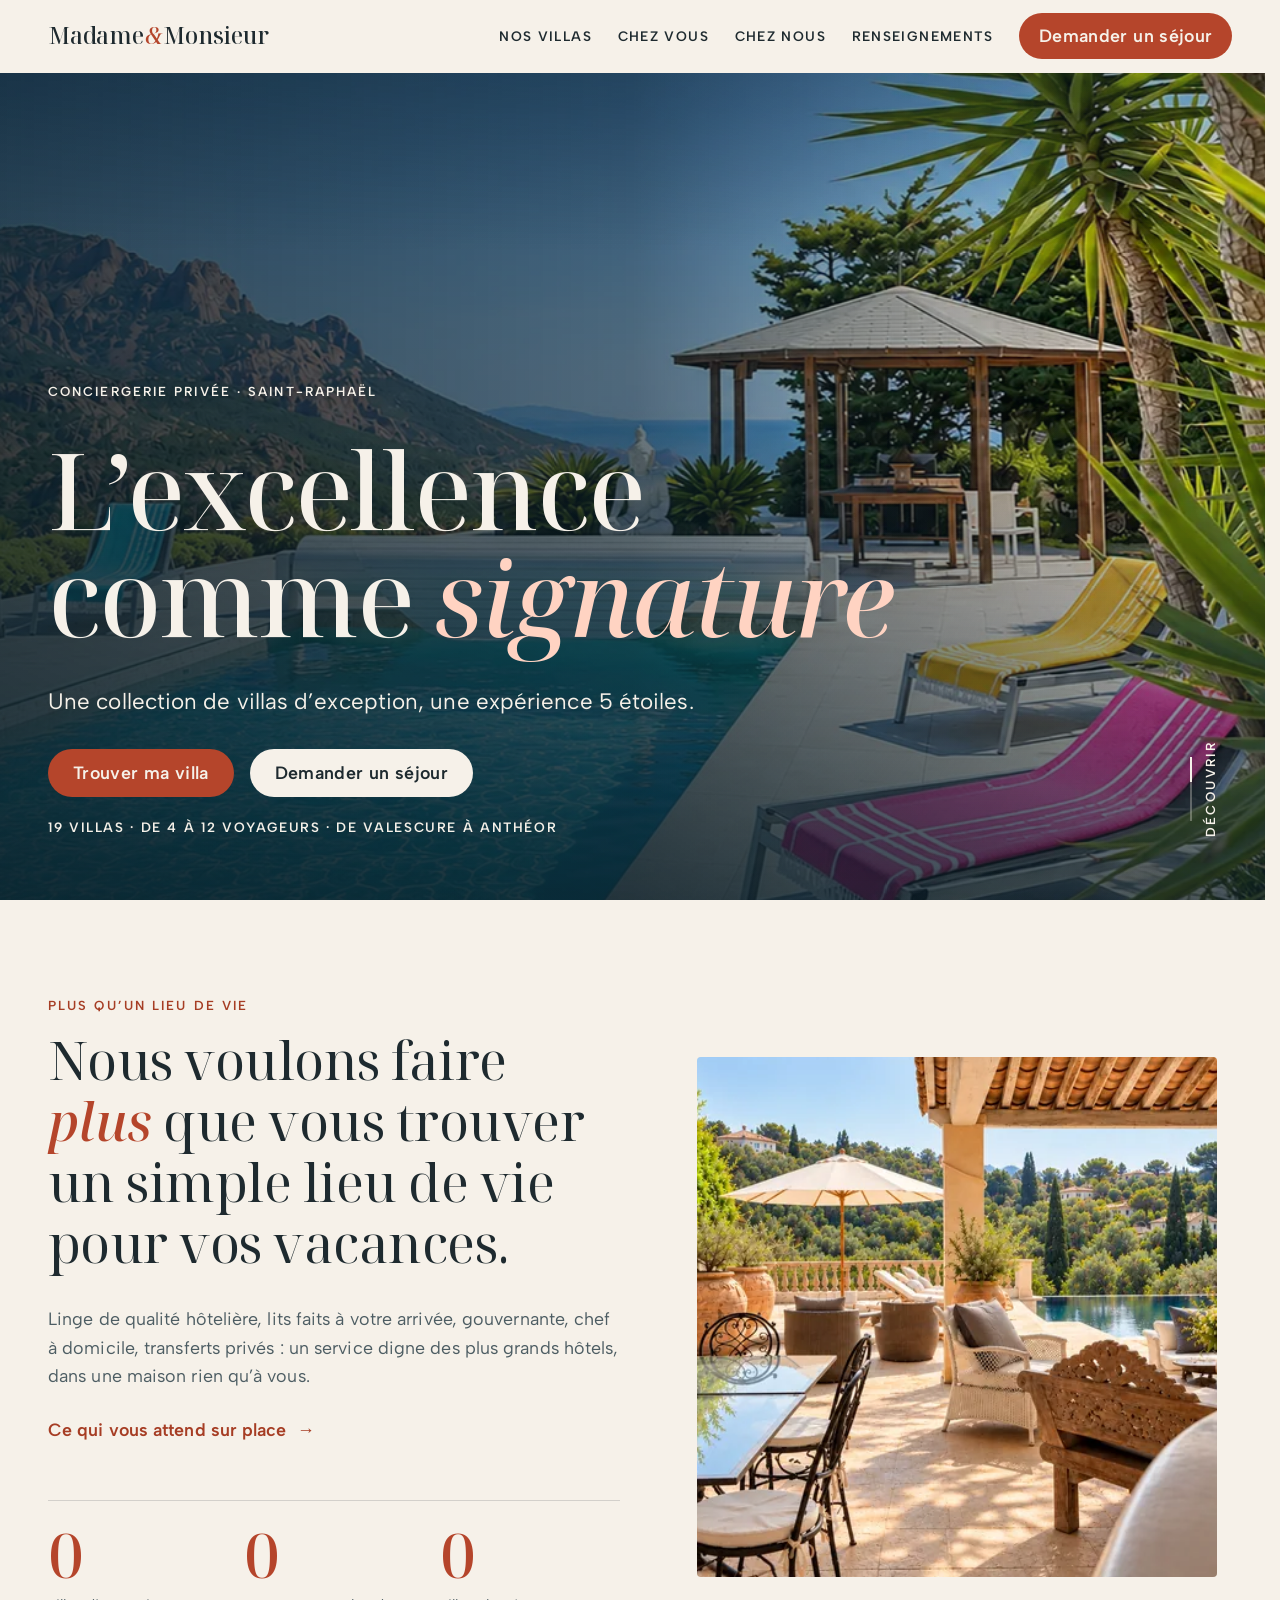
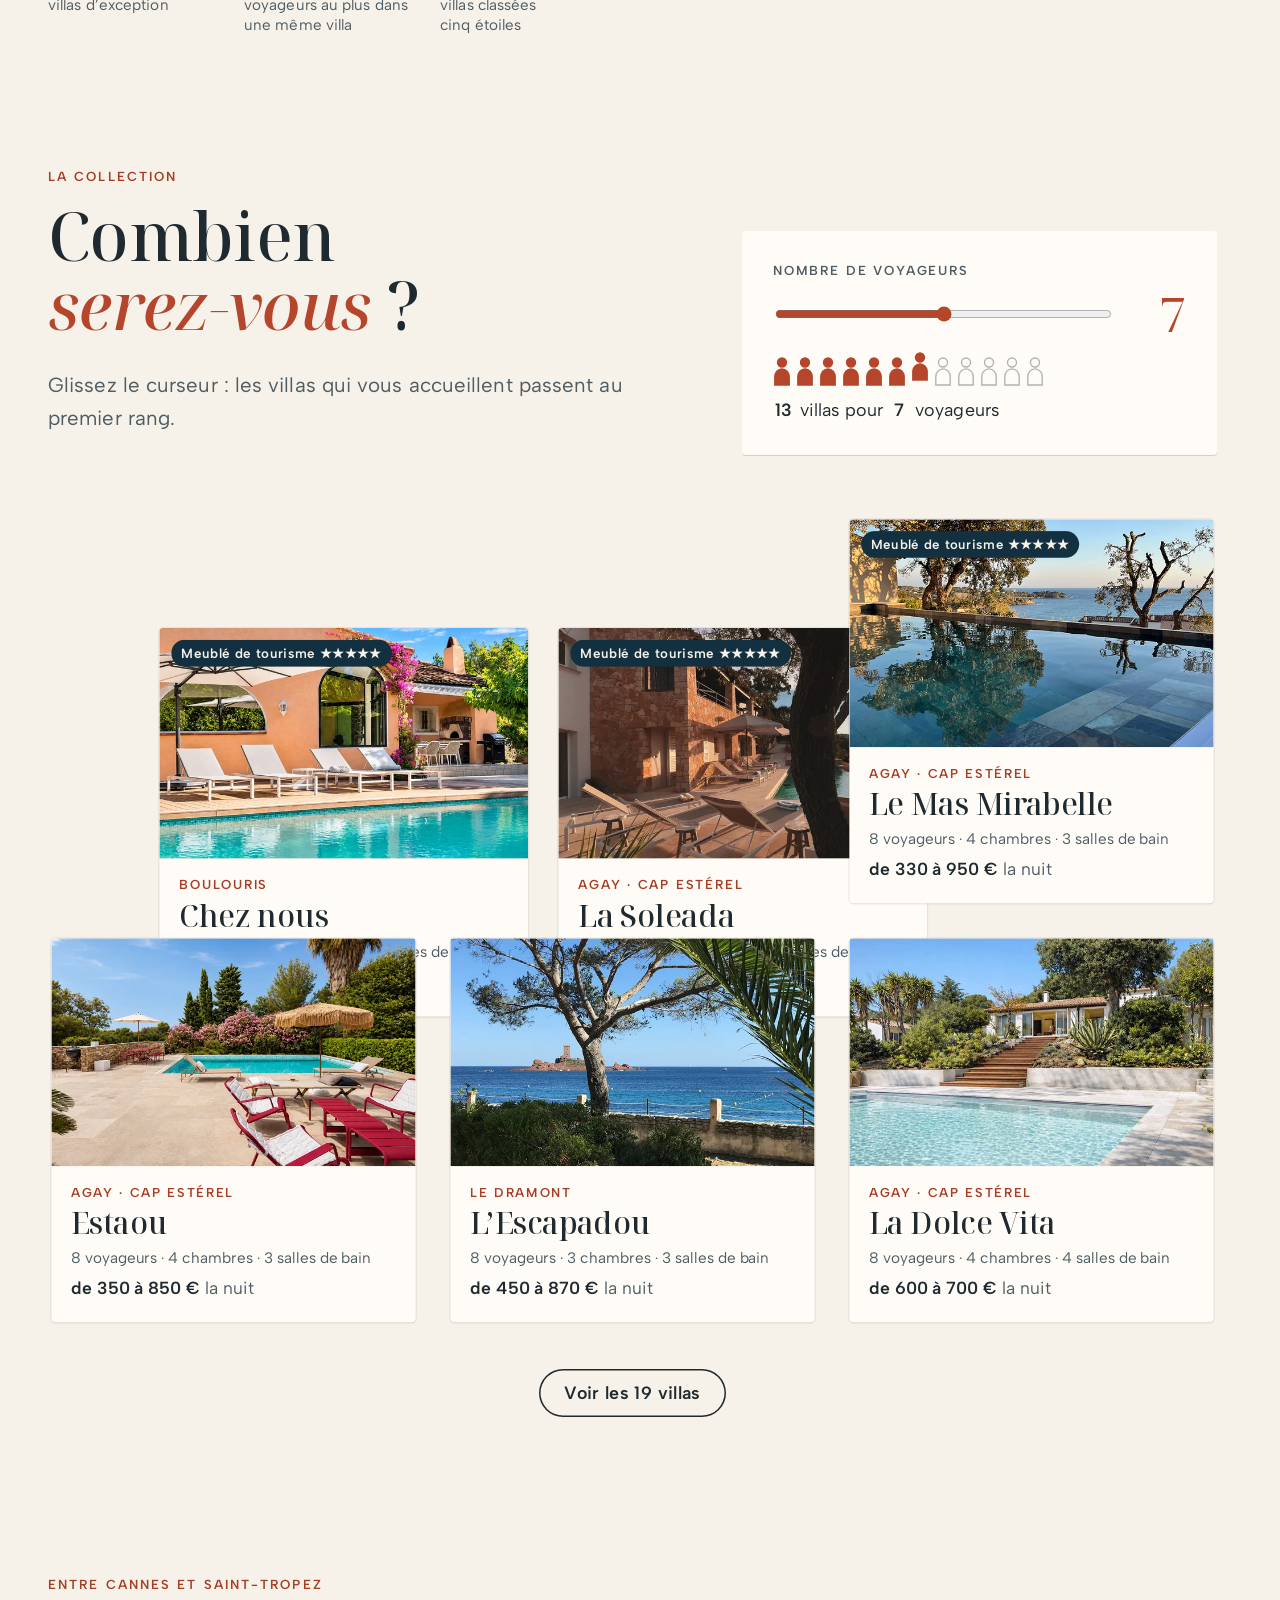
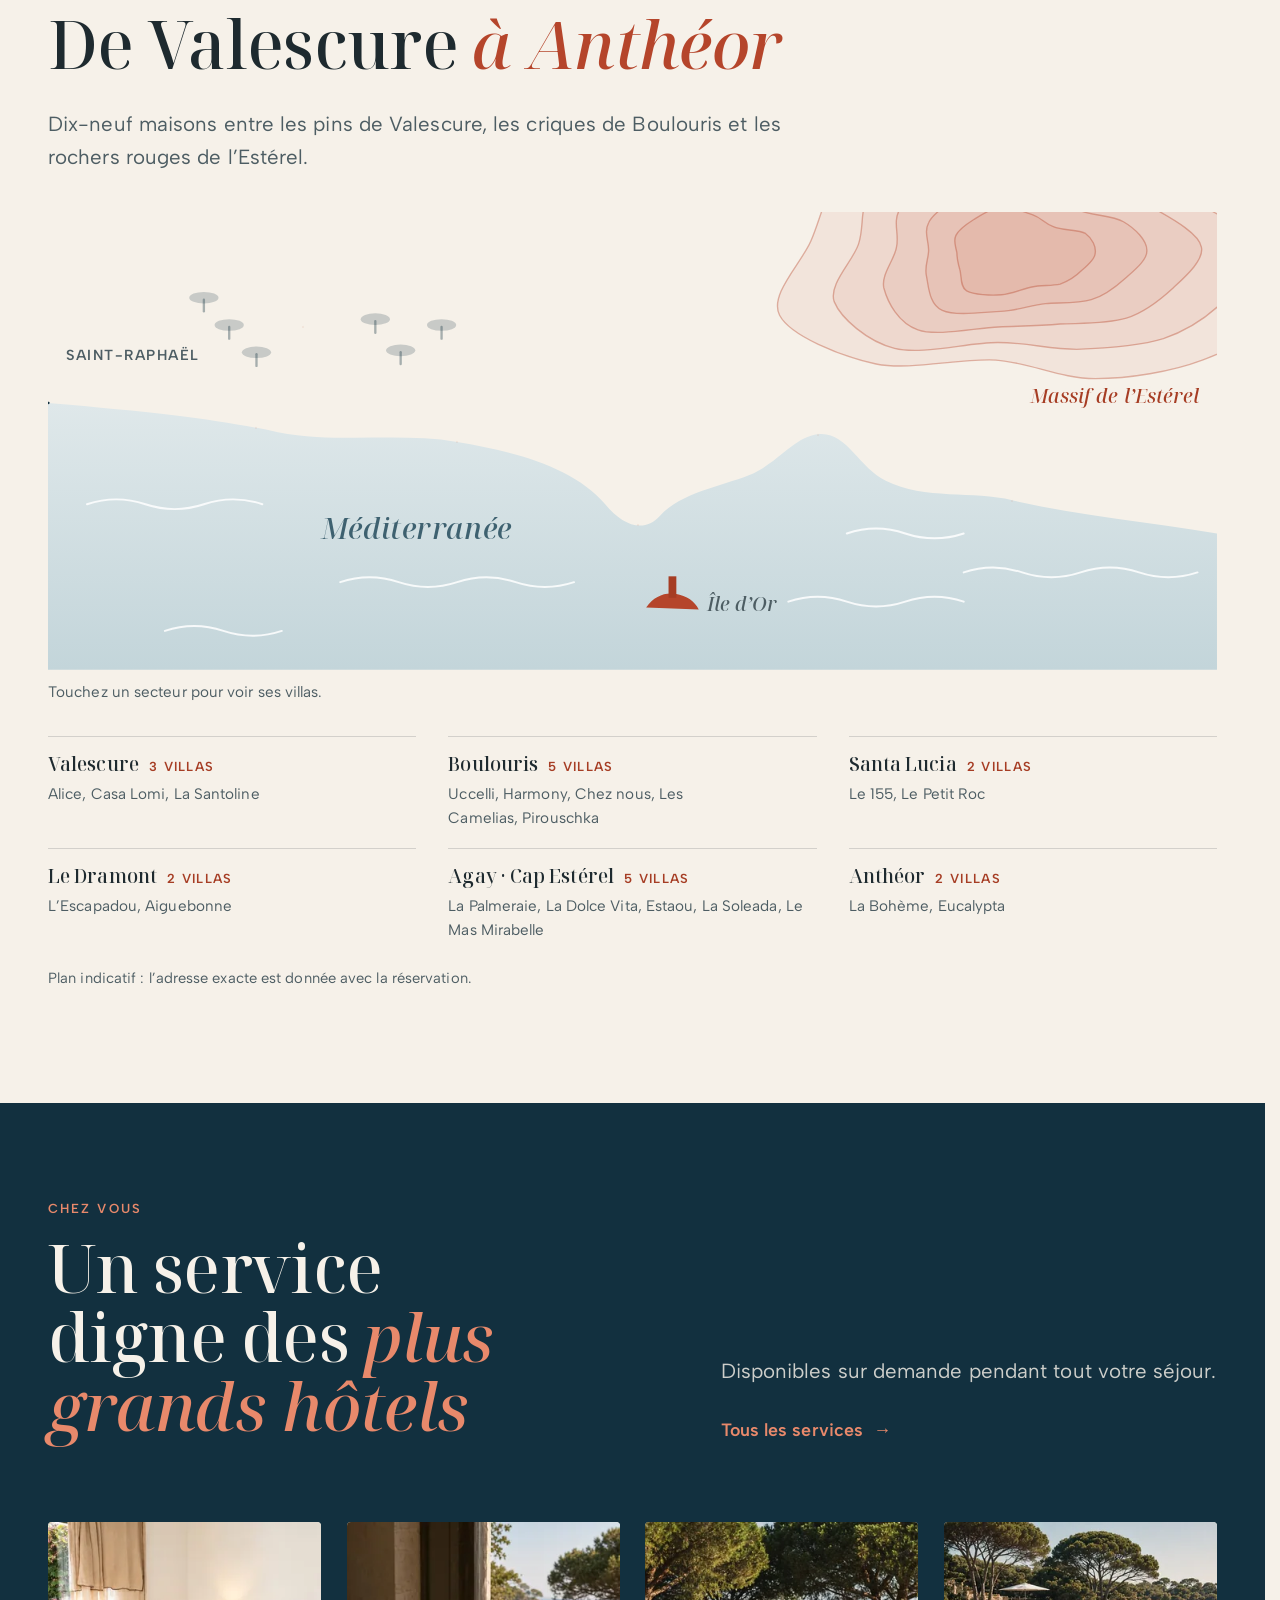
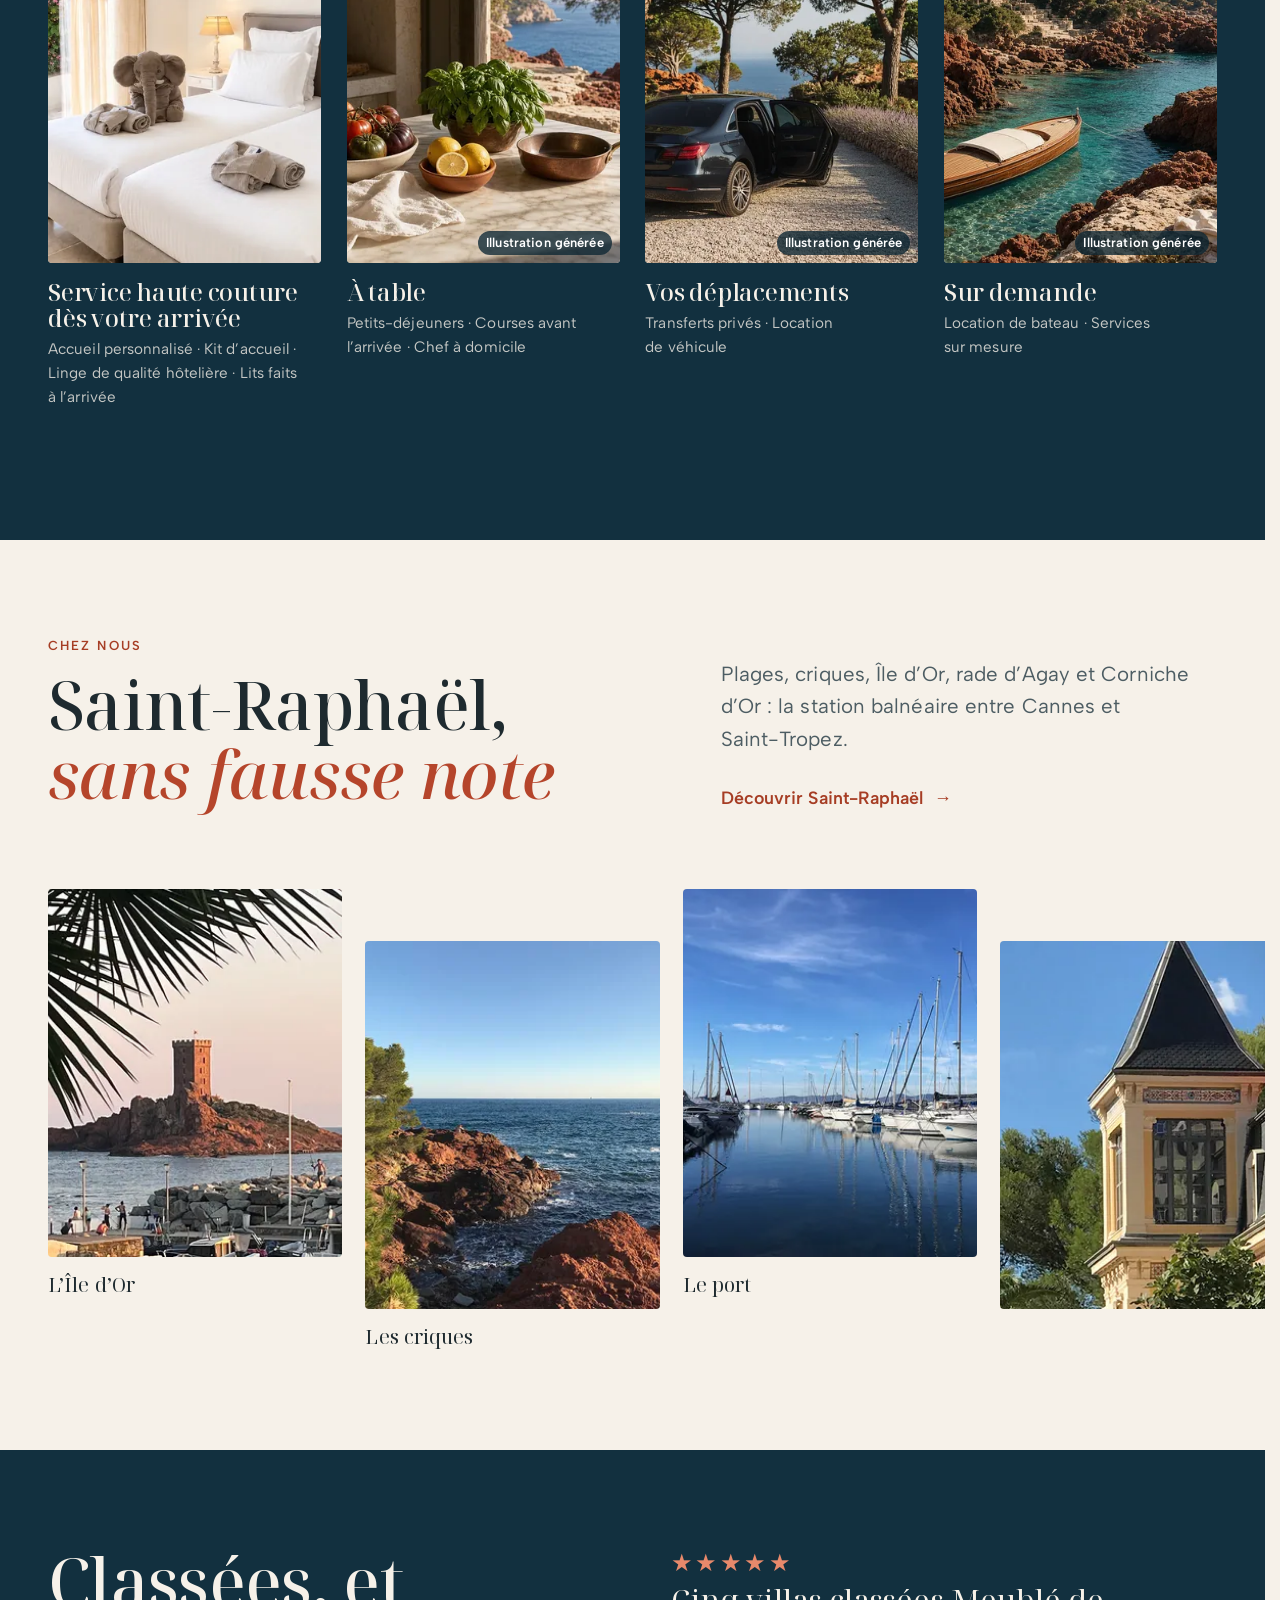
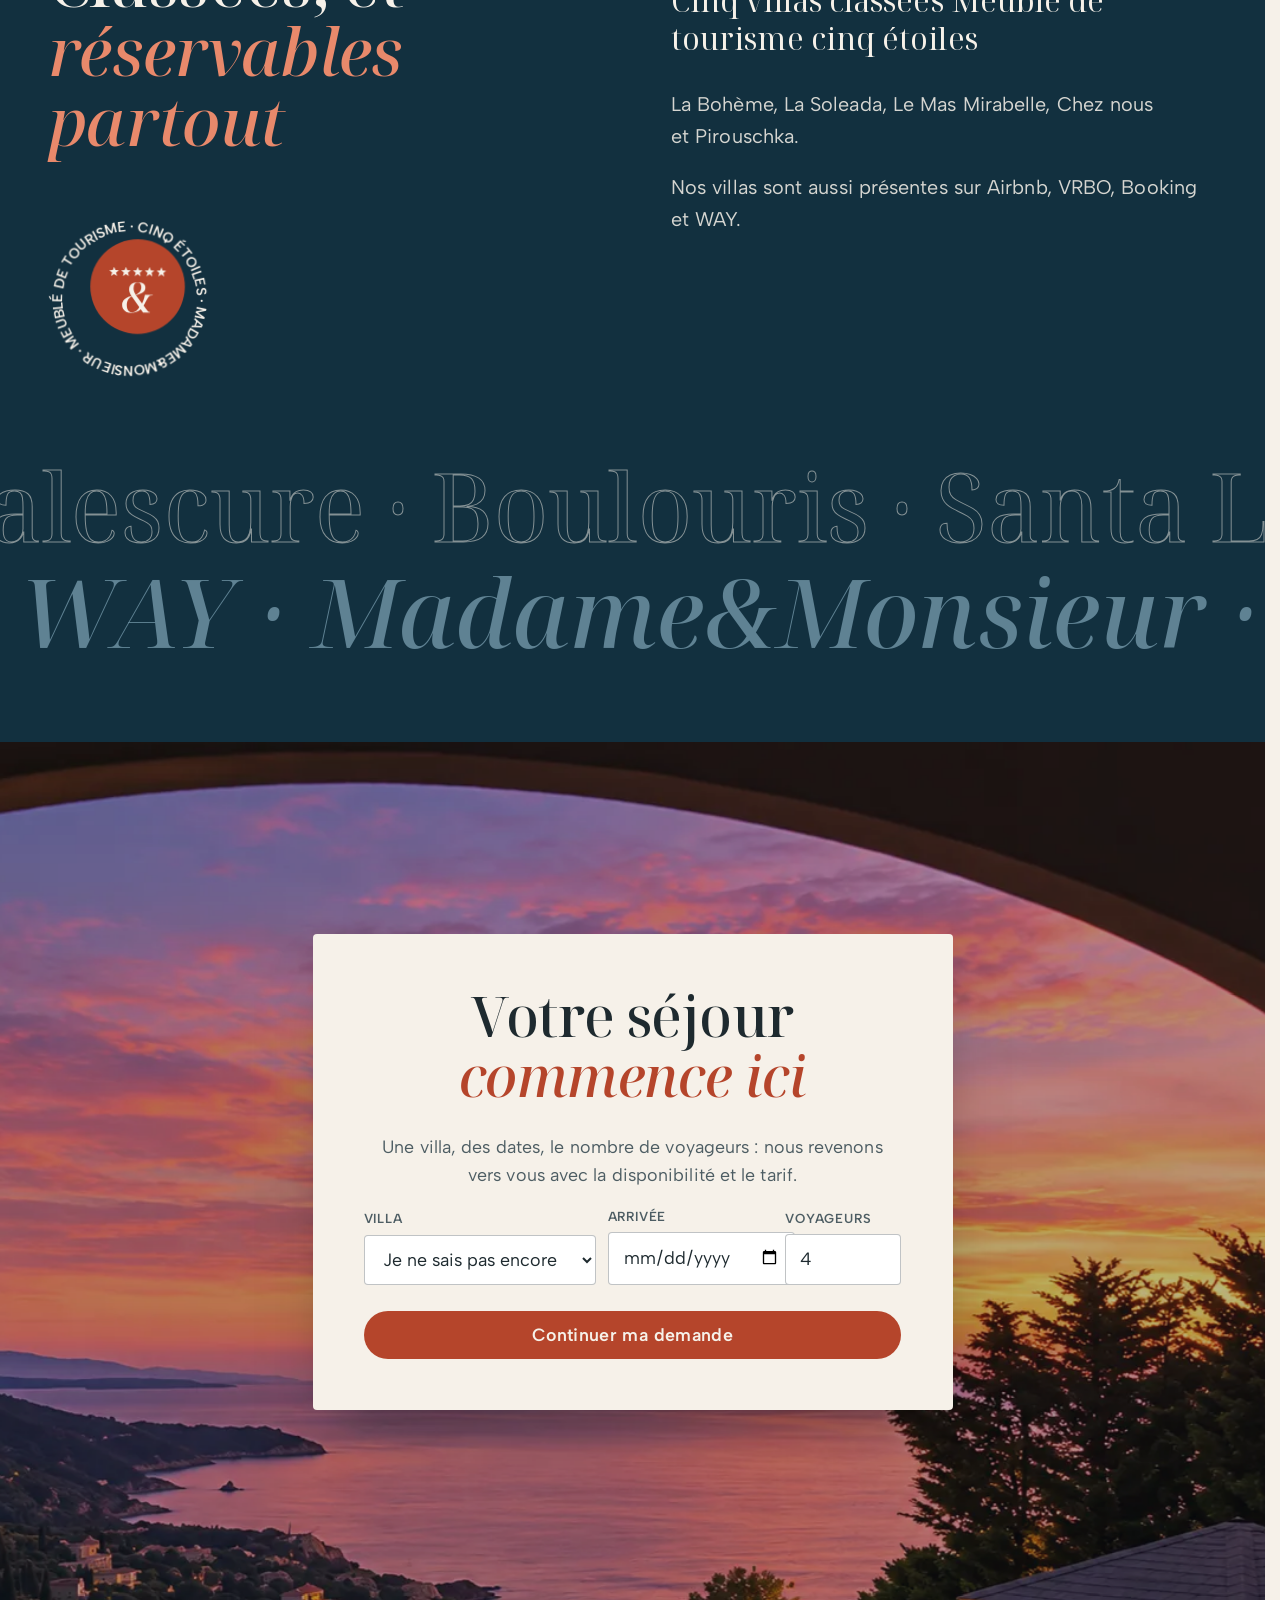
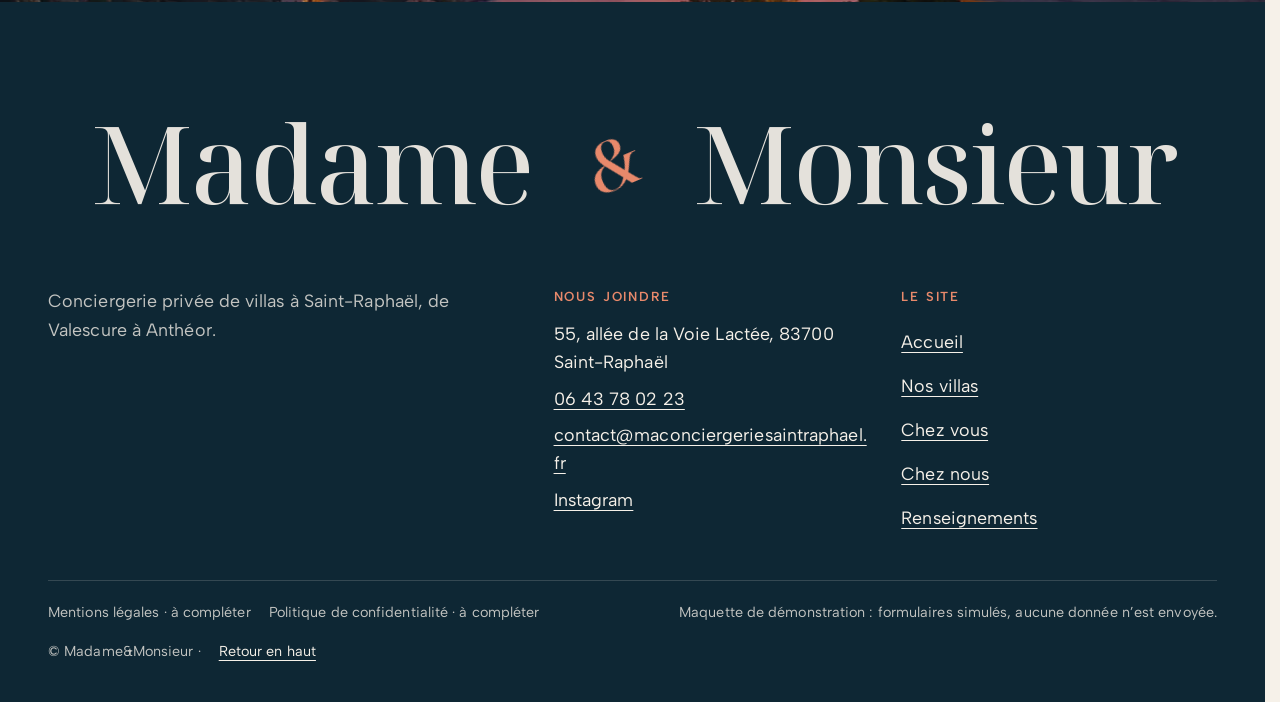
<file: index.html>
<!doctype html>
<html lang="fr" data-v="2" data-curseur>
<head>
<meta charset="utf-8">
<meta name="viewport" content="width=device-width, initial-scale=1, viewport-fit=cover">
<title>Madame&amp;Monsieur · Villas d’exception à Saint-Raphaël</title>
<meta name="description" content="Une collection de dix-neuf villas d’exception de Valescure à Anthéor, et un service digne des plus grands hôtels.">
<meta name="robots" content="noindex, nofollow">
<link rel="canonical" href="https://superhostraph-maquette.vercel.app/">
<style>:root{--fond:#f6f1e9;--texte:#1e2a2f;--voile-fond:#12303f;--ouverture-fond:#12303f;--menu-fond:#f6f1e9}:root { --entete-h: 72px; --barres-h: 0px; } html { background: var(--fond); color: var(--texte); scrollbar-gutter: stable; } body { margin: 0; background: var(--fond); } html.js:not(.secours):not([data-arrivee="retour"]) [data-anime] { opacity: 0; } html.js:not(.secours):not([data-arrivee="retour"]) [data-anime].vu { opacity: 1; } [data-voile] { position: fixed; inset: 0; z-index: 900; background: var(--voile-fond); transform: translateY(100%); visibility: hidden; pointer-events: none; } html[data-arrivee="voile"]:not(.voile-leve):not(.secours) [data-voile] { transform: none; visibility: visible; } html.secours [data-voile] { visibility: hidden !important; } .ouverture-panneau { position: fixed; inset: 0; z-index: 850; display: none; place-content: center; justify-items: center; background: var(--ouverture-fond, var(--voile-fond)); color: var(--fond); text-align: center; } html.js[data-arrivee="intro"]:not(.secours):not(.intro-finie) .ouverture-panneau { display: grid; } html.defilement-bloque, html.defilement-bloque body, html.js[data-arrivee="intro"]:not(.secours):not(.intro-finie), html.js[data-arrivee="intro"]:not(.secours):not(.intro-finie) body, html[data-arrivee="voile"]:not(.voile-leve):not(.secours), html[data-arrivee="voile"]:not(.voile-leve):not(.secours) body { overflow: hidden; } html.js[data-arrivee="intro"]:not(.secours):not(.intro-finie) { background-color: var(--ouverture-fond, var(--voile-fond)); } html[data-arrivee="voile"]:not(.voile-leve):not(.secours) { background-color: var(--voile-fond); }</style>
<script>(function () {
var d = document.documentElement, ss = null, ls = null;
try { ss = window.sessionStorage; ls = window.localStorage; } catch (e) {}
d.classList.add('js');
var nav = performance.getEntriesByType ? performance.getEntriesByType('navigation')[0] : null;
var type = nav ? nav.type : 'navigate';
var depart = null;
try { depart = JSON.parse(ss.getItem('socle:depart') || 'null'); ss.removeItem('socle:depart'); } catch (e) {}
if (depart && !(Date.now() - depart.t < 15000)) depart = null;
var mode = type === 'back_forward' ? 'retour' : type === 'reload' ? 'intro' : depart ? 'voile' : 'intro';
d.setAttribute('data-arrivee', mode);
if (mode === 'voile' && depart.couleur) d.style.setProperty('--voile-fond', depart.couleur);
if (type === 'reload' && 'scrollRestoration' in history) {
history.scrollRestoration = 'manual';
}
try {
var choisie = ls && ls.getItem('socle:langue');
var langue = (d.lang || '').slice(0, 2);
if (choisie && choisie !== langue && type === 'navigate' && !depart) {
var alt = document.querySelector('link[rel="alternate"][hreflang="' + choisie + '"]');
if (alt) location.replace(new URL(alt.href).pathname + location.search + location.hash);
}
} catch (e) {}
setTimeout(function () { if (!d.classList.contains('demarre')) d.classList.add('secours'); }, 2000);
})();</script>
<link rel="preload" href="/assets/fonts/noto-serif-display-500.woff2" as="font" type="font/woff2" crossorigin>
<link rel="preload" href="/assets/fonts/albert-sans-400.woff2" as="font" type="font/woff2" crossorigin>
<link rel="stylesheet" href="/assets/css/socle.css?v=2">
<link rel="stylesheet" href="/assets/css/site.css?v=2">
<link rel="modulepreload" href="/assets/js/site.js?v=2">
<link rel="modulepreload" href="/assets/js/socle/index.js?v=2">
<script src="/assets/vendor/gsap.min.js" defer></script>
<script src="/assets/vendor/ScrollTrigger.min.js" defer></script>
<script src="/assets/vendor/SplitText.min.js" defer></script>
<script type="module" src="/assets/js/site.js?v=2"></script>
<meta name="theme-color" content="#f6f1e9">
<link rel="icon" href="/assets/images/favicon.svg" type="image/svg+xml">
<link rel="apple-touch-icon" href="/assets/images/apple-touch-icon.png">
<meta property="og:type" content="website">
<meta property="og:site_name" content="Madame&amp;Monsieur">
<meta property="og:locale" content="fr_FR">
<meta property="og:title" content="Madame&amp;Monsieur · Villas d’exception à Saint-Raphaël">
<meta property="og:description" content="Une collection de dix-neuf villas d’exception de Valescure à Anthéor, et un service digne des plus grands hôtels.">
<meta property="og:url" content="https://superhostraph-maquette.vercel.app/">
<meta property="og:image" content="https://superhostraph-maquette.vercel.app/assets/partage/accueil-fr.jpg">
<meta property="og:image:width" content="1200">
<meta property="og:image:height" content="630">
<meta property="og:image:alt" content="Piscine d’une villa face aux rochers rouges de l’Estérel, et le nom Madame&amp;Monsieur">
<meta name="twitter:card" content="summary_large_image">
<script type="application/ld+json">{"@context":"https://schema.org","@type":"LodgingBusiness","name":"Madame&Monsieur","description":"Conciergerie privée : collection de villas en location saisonnière à Saint-Raphaël, de Valescure à Anthéor.","telephone":"+33643780223","email":"contact@maconciergeriesaintraphael.fr","address":{"@type":"PostalAddress","streetAddress":"55, allée de la Voie Lactée","postalCode":"83700","addressLocality":"Saint-Raphaël","addressCountry":"FR"},"areaServed":"Saint-Raphaël, Var","sameAs":["https://www.instagram.com/madametmonsieur_conciergerie/"]}</script>
</head>
<body id="haut">
<div data-voile data-forme="persiennes" aria-hidden="true"><div class="voile-contenu"><span class="voile-amp">&amp;</span><span data-voile-libelle>Accueil</span></div></div>
<div class="ouverture-panneau" data-ouverture data-gouttiere="#12303f" aria-hidden="true">
  <div class="volet volet--g"><div class="volet-lames"><span class="lame" style="--i:0"></span><span class="lame" style="--i:1"></span><span class="lame" style="--i:2"></span><span class="lame" style="--i:3"></span><span class="lame" style="--i:4"></span><span class="lame" style="--i:5"></span><span class="lame" style="--i:6"></span><span class="lame" style="--i:7"></span><span class="lame" style="--i:8"></span><span class="lame" style="--i:9"></span><span class="lame" style="--i:10"></span><span class="lame" style="--i:11"></span><span class="lame" style="--i:12"></span><span class="lame" style="--i:13"></span></div><span class="volet-mot">Madame</span></div>
  <div class="volet volet--d"><div class="volet-lames"><span class="lame" style="--i:0"></span><span class="lame" style="--i:1"></span><span class="lame" style="--i:2"></span><span class="lame" style="--i:3"></span><span class="lame" style="--i:4"></span><span class="lame" style="--i:5"></span><span class="lame" style="--i:6"></span><span class="lame" style="--i:7"></span><span class="lame" style="--i:8"></span><span class="lame" style="--i:9"></span><span class="lame" style="--i:10"></span><span class="lame" style="--i:11"></span><span class="lame" style="--i:12"></span><span class="lame" style="--i:13"></span></div><span class="volet-mot">Monsieur</span></div>
  <span class="ouverture-amp" data-ouverture-objet>&amp;</span>
  <p class="ouverture-ligne">Conciergerie privée · Saint-Raphaël</p>
</div>
<a class="evitement" href="#contenu">Aller au contenu</a>
<header data-entete>
  <div class="entete-rangee">
    <a class="entete-logo" href="/" data-libelle="Accueil" aria-label="Madame&amp;Monsieur, retour à l’accueil" aria-current="page">
      <span class="marque" aria-hidden="true">Madame<em class="marque-amp" data-marque-amp>&amp;</em>Monsieur</span>
    </a>
    <nav data-nav aria-label="Navigation principale">
      <ul><li><a href="/nos-villas" data-libelle="Nos villas">Nos villas</a></li><li><a href="/chez-vous" data-libelle="Chez vous">Chez vous</a></li><li><a href="/chez-nous" data-libelle="Chez nous">Chez nous</a></li><li><a href="/renseignements" data-libelle="Renseignements">Renseignements</a></li></ul>
    </nav>
    <div class="entete-actions">
      <a class="bouton" href="/renseignements" data-libelle="Renseignements">Demander un séjour</a>
      <button type="button" data-menu-bouton aria-controls="menu" aria-expanded="false" data-libelle-ouvrir="Menu" data-libelle-fermer="Fermer"><span data-libelle-bouton>Menu</span></button>
      <a class="menu-sansjs" href="#menu" data-menu-lien>Menu</a>
    </div>
  </div>
</header>
<script>/* Avant le premier affichage : rangées de la navigation (même règle que ajusterNav dans assets/js/socle/entete.js)
   et hauteur réelle de l'en-tête, pour que rien ne saute quand le JavaScript du site prend la main. */
(function () {
  var h = document.documentElement, u = document.querySelector('[data-nav] ul'), e = document.querySelector('[data-entete]');
  if (u) {
    var deborde = function () { return u.scrollWidth > u.clientWidth + 1; }, c = deborde();
    if (c && window.matchMedia('(min-width: 900px)').matches) {
      h.classList.add('nav-deux-rangees'); c = deborde();
      if (c) { h.classList.add('nav-deux-lignes'); var a = u.querySelector('a'); c = !a || u.getBoundingClientRect().height > a.getBoundingClientRect().height * 2.5; }
      if (c) h.classList.remove('nav-deux-rangees', 'nav-deux-lignes');
    }
    if (c) h.classList.add('nav-compacte');
  }
  if (e) h.style.setProperty('--entete-h', Math.round(e.getBoundingClientRect().height) + 'px');
})();</script>
<span id="menu-ferme" aria-hidden="true"></span>
<div id="menu" data-menu role="dialog" aria-modal="true" aria-label="Menu">
  <p class="menu-sansjs-fermer"><a href="#menu-ferme">Fermer</a></p>
  <ul><li style="--i:0"><a href="/" class="menu-lien" data-libelle="Accueil" aria-current="page">Accueil</a></li><li style="--i:1"><a href="/nos-villas" class="menu-lien" data-libelle="Nos villas">Nos villas</a></li><li style="--i:2"><a href="/chez-vous" class="menu-lien" data-libelle="Chez vous">Chez vous</a></li><li style="--i:3"><a href="/chez-nous" class="menu-lien" data-libelle="Chez nous">Chez nous</a></li><li style="--i:4"><a href="/renseignements" class="menu-lien" data-libelle="Renseignements">Renseignements</a></li></ul>
  <p class="menu-actions"><a class="bouton" href="/renseignements" data-libelle="Renseignements">Demander un séjour</a> <a class="bouton bouton--contour" href="tel:+33643780223">Appeler 06 43 78 02 23</a></p>
</div>
<main id="contenu" tabindex="-1">
<section class="ouv ouv--accueil" id="debut">
  <figure class="media ouv-media" data-fx="parallaxe" data-fx-force="8" data-iris-centre data-boucle-css style="--cadrage:47% 50%;--cadrage-mobile:50% 66%">
  <picture><source media="(max-width: 760px) and (orientation: portrait)" srcset="/assets/images/ouverture-accueil-mobile-640.webp 640w" sizes="100vw">
    <img src="/assets/images/ouverture-accueil-1440.webp" srcset="/assets/images/ouverture-accueil-960.webp 960w, /assets/images/ouverture-accueil-1440.webp 1440w, /assets/images/ouverture-accueil-1920.webp 1920w" sizes="100vw" alt="Piscine de La Bohème face aux rochers rouges de l’Estérel et à la mer" width="1440" height="810" fetchpriority="high" loading="eager" decoding="async">
  </picture>
</figure>
  <div class="ouv-texte conteneur">
    <p class="surtitre ouv-anim masque-ecran-tres-bas">Conciergerie privée · Saint-Raphaël</p>
    <h1 class="ouv-titre"><span class="ligne"><span class="ligne-in">L’excellence</span></span><span class="ligne"><span class="ligne-in">comme <em>signature</em></span></span></h1>
    <p class="ouv-sous ouv-anim masque-ecran-bas">Une collection de villas d’exception, une expérience 5 étoiles.</p>
    <p class="ouv-actions ouv-anim">
      <a class="bouton" href="#collection" data-action-principale>Trouver ma villa</a>
      <a href="/renseignements" class="bouton bouton--clair" data-libelle="Renseignements">Demander un séjour</a>
    </p>
    <p class="ouv-info ouv-anim" data-info-cle>19 villas · de 4 à 12 voyageurs · de Valescure à Anthéor</p>
  </div>
  <a class="ouv-defiler ouv-anim masque-ecran-bas" href="#esprit"><span>Découvrir</span><span class="ouv-defiler-trait" aria-hidden="true" data-boucle-css></span></a>
</section>
<section class="manifeste" id="esprit">
  <div class="conteneur manifeste-grille">
    <div class="manifeste-texte">
      <p class="surtitre" data-anime>Plus qu’un lieu de vie</p>
      <p class="manifeste-grand" data-anime="mots">Nous voulons faire <em>plus</em> que vous trouver un simple lieu de vie pour vos vacances.</p>
      <p class="manifeste-suite" data-anime>Linge de qualité hôtelière, lits faits à votre arrivée, gouvernante, chef à domicile, transferts privés : un service digne des plus grands hôtels, dans une maison rien qu’à vous.</p>
      <p data-anime><a href="/chez-vous" class="lien-fleche" data-libelle="Chez vous">Ce qui vous attend sur place</a></p>
      <ul class="chiffres" data-anime="cascade">
        <li><strong data-compteur="19">19</strong><span>villas d’exception</span></li>
        <li><strong data-compteur="12">12</strong><span>voyageurs au plus dans une même villa</span></li>
        <li><strong data-compteur="5">5</strong><span>villas classées cinq étoiles</span></li>
      </ul>
    </div>
    <figure class="media manifeste-media" data-fx="parallaxe" data-fx-force="12" style="--cadrage:45% 48%">
  <picture>
    <img src="/assets/images/manifeste-1280.webp" srcset="/assets/images/manifeste-800.webp 800w, /assets/images/manifeste-1280.webp 1280w, /assets/images/manifeste-1536.webp 1536w" sizes="(max-width: 760px) 100vw, 50vw" alt="Table d’été sous la pergola de La Palmeraie, ouverte sur l’Estérel" width="1280" height="853" loading="lazy" decoding="async">
  </picture>
</figure>
  </div>
</section>
<section class="collection" id="collection">
  <div class="conteneur collection-tete">
    <div>
      <p class="surtitre" data-anime>La collection</p>
      <h2 class="titre-section" data-anime="lignes">Combien <em>serez-vous</em> ?</h2>
      <p class="chapo" data-anime>Glissez le curseur : les villas qui vous accueillent passent au premier rang.</p>
    </div>
    <div class="curseur-voyageurs" data-effet="voyageurs" data-grille="manipuler" data-curseur-voyageurs>
      <label for="nb-voyageurs">Nombre de voyageurs</label>
      <div class="curseur-ligne">
        <input type="range" id="nb-voyageurs" min="2" max="12" step="1" value="8" data-voyageurs-curseur>
        <output for="nb-voyageurs" class="curseur-valeur" data-voyageurs-valeur>8</output>
      </div>
      <p class="pictos" data-pictos aria-hidden="true"><svg class="picto plein" viewBox="0 0 20 32"><circle cx="10" cy="6" r="5"/><path d="M2 31v-9c0-5 3.5-9 8-9s8 4 8 9v9z"/></svg><svg class="picto plein" viewBox="0 0 20 32"><circle cx="10" cy="6" r="5"/><path d="M2 31v-9c0-5 3.5-9 8-9s8 4 8 9v9z"/></svg><svg class="picto plein" viewBox="0 0 20 32"><circle cx="10" cy="6" r="5"/><path d="M2 31v-9c0-5 3.5-9 8-9s8 4 8 9v9z"/></svg><svg class="picto plein" viewBox="0 0 20 32"><circle cx="10" cy="6" r="5"/><path d="M2 31v-9c0-5 3.5-9 8-9s8 4 8 9v9z"/></svg><svg class="picto plein" viewBox="0 0 20 32"><circle cx="10" cy="6" r="5"/><path d="M2 31v-9c0-5 3.5-9 8-9s8 4 8 9v9z"/></svg><svg class="picto plein" viewBox="0 0 20 32"><circle cx="10" cy="6" r="5"/><path d="M2 31v-9c0-5 3.5-9 8-9s8 4 8 9v9z"/></svg><svg class="picto plein" viewBox="0 0 20 32"><circle cx="10" cy="6" r="5"/><path d="M2 31v-9c0-5 3.5-9 8-9s8 4 8 9v9z"/></svg><svg class="picto plein" viewBox="0 0 20 32"><circle cx="10" cy="6" r="5"/><path d="M2 31v-9c0-5 3.5-9 8-9s8 4 8 9v9z"/></svg><svg class="picto" viewBox="0 0 20 32"><circle cx="10" cy="6" r="5"/><path d="M2 31v-9c0-5 3.5-9 8-9s8 4 8 9v9z"/></svg><svg class="picto" viewBox="0 0 20 32"><circle cx="10" cy="6" r="5"/><path d="M2 31v-9c0-5 3.5-9 8-9s8 4 8 9v9z"/></svg><svg class="picto" viewBox="0 0 20 32"><circle cx="10" cy="6" r="5"/><path d="M2 31v-9c0-5 3.5-9 8-9s8 4 8 9v9z"/></svg><svg class="picto" viewBox="0 0 20 32"><circle cx="10" cy="6" r="5"/><path d="M2 31v-9c0-5 3.5-9 8-9s8 4 8 9v9z"/></svg></p>
      <p class="curseur-resultat" aria-live="polite"><strong data-nb-villas>13</strong> villas pour <strong data-nb-voyageurs>8</strong> voyageurs</p>
    </div>
  </div>
  <ul class="conteneur collection-grille" data-collection>
    <li class="villa" data-villa="chez-nous" data-voyageurs="8" data-prix="320">
  <a class="villa-lien" href="/nos-villas#villa-chez-nous" data-libelle="Nos villas">
    <div class="villa-image"><figure class="media villa-media" style="--cadrage:50% 45%">
  <picture>
    <img src="/assets/images/villa-chez-nous-1-1280.webp" srcset="/assets/images/villa-chez-nous-1-640.webp 640w, /assets/images/villa-chez-nous-1-960.webp 960w, /assets/images/villa-chez-nous-1-1280.webp 1280w" sizes="(max-width: 760px) 92vw, (max-width: 1100px) 45vw, 30vw" alt="Maison de caractère Chez nous et sa piscine" width="1280" height="960" loading="lazy" decoding="async">
  </picture>
</figure><span class="villa-badges"><span class="badge">Meublé de tourisme ★★★★★</span></span></div>
    <div class="villa-texte">
      <p class="villa-secteur">Boulouris</p>
      <h3 class="villa-nom">Chez nous</h3>
      <p class="villa-capacite">8 voyageurs · 4 chambres · 2 salles de bain</p>
      <p class="villa-prix">de 320 à 760 € <span class="prix-nuit">la nuit</span></p>
    </div><span class="visuellement-cache"> · Voir la villa</span></a>
</li><li class="villa" data-villa="soleada" data-voyageurs="8" data-prix="330">
  <a class="villa-lien" href="/nos-villas#villa-soleada" data-libelle="Nos villas">
    <div class="villa-image"><figure class="media villa-media" style="--cadrage:50% 52%">
  <picture>
    <img src="/assets/images/villa-soleada-1-1280.webp" srcset="/assets/images/villa-soleada-1-640.webp 640w, /assets/images/villa-soleada-1-960.webp 960w, /assets/images/villa-soleada-1-1280.webp 1280w" sizes="(max-width: 760px) 92vw, (max-width: 1100px) 45vw, 30vw" alt="Terrasse de La Soleada au soleil couchant" width="1280" height="960" loading="lazy" decoding="async">
  </picture>
</figure><span class="villa-badges"><span class="badge">Meublé de tourisme ★★★★★</span></span></div>
    <div class="villa-texte">
      <p class="villa-secteur">Agay · Cap Estérel</p>
      <h3 class="villa-nom">La Soleada</h3>
      <p class="villa-capacite">8 voyageurs · 4 chambres · 4 salles de bain</p>
      <p class="villa-prix">de 330 à 950 € <span class="prix-nuit">la nuit</span></p>
    </div><span class="visuellement-cache"> · Voir la villa</span></a>
</li><li class="villa" data-villa="mas-mirabelle" data-voyageurs="8" data-prix="330">
  <a class="villa-lien" href="/nos-villas#villa-mas-mirabelle" data-libelle="Nos villas">
    <div class="villa-image"><figure class="media villa-media" style="--cadrage:50% 41%">
  <picture>
    <img src="/assets/images/villa-mas-mirabelle-1-1280.webp" srcset="/assets/images/villa-mas-mirabelle-1-640.webp 640w, /assets/images/villa-mas-mirabelle-1-960.webp 960w, /assets/images/villa-mas-mirabelle-1-1280.webp 1280w" sizes="(max-width: 760px) 92vw, (max-width: 1100px) 45vw, 30vw" alt="Piscine à débordement du Mas Mirabelle face à la baie" width="1280" height="960" loading="lazy" decoding="async">
  </picture>
</figure><span class="villa-badges"><span class="badge">Meublé de tourisme ★★★★★</span></span></div>
    <div class="villa-texte">
      <p class="villa-secteur">Agay · Cap Estérel</p>
      <h3 class="villa-nom">Le Mas Mirabelle</h3>
      <p class="villa-capacite">8 voyageurs · 4 chambres · 3 salles de bain</p>
      <p class="villa-prix">de 330 à 950 € <span class="prix-nuit">la nuit</span></p>
    </div><span class="visuellement-cache"> · Voir la villa</span></a>
</li><li class="villa" data-villa="estaou" data-voyageurs="8" data-prix="350">
  <a class="villa-lien" href="/nos-villas#villa-estaou" data-libelle="Nos villas">
    <div class="villa-image"><figure class="media villa-media" style="--cadrage:50% 50%">
  <picture>
    <img src="/assets/images/villa-estaou-1-1280.webp" srcset="/assets/images/villa-estaou-1-640.webp 640w, /assets/images/villa-estaou-1-960.webp 960w, /assets/images/villa-estaou-1-1280.webp 1280w" sizes="(max-width: 760px) 92vw, (max-width: 1100px) 45vw, 30vw" alt="Piscine d’Estaou bordée de lauriers-roses et de transats rouges" width="1280" height="960" loading="lazy" decoding="async">
  </picture>
</figure><span class="villa-badges"></span></div>
    <div class="villa-texte">
      <p class="villa-secteur">Agay · Cap Estérel</p>
      <h3 class="villa-nom">Estaou</h3>
      <p class="villa-capacite">8 voyageurs · 4 chambres · 3 salles de bain</p>
      <p class="villa-prix">de 350 à 850 € <span class="prix-nuit">la nuit</span></p>
    </div><span class="visuellement-cache"> · Voir la villa</span></a>
</li><li class="villa" data-villa="escapadou" data-voyageurs="8" data-prix="450">
  <a class="villa-lien" href="/nos-villas#villa-escapadou" data-libelle="Nos villas">
    <div class="villa-image"><figure class="media villa-media" style="--cadrage:38% 45%">
  <picture>
    <img src="/assets/images/villa-escapadou-1-1280.webp" srcset="/assets/images/villa-escapadou-1-640.webp 640w, /assets/images/villa-escapadou-1-960.webp 960w, /assets/images/villa-escapadou-1-1280.webp 1280w" sizes="(max-width: 760px) 92vw, (max-width: 1100px) 45vw, 30vw" alt="L’Île d’Or vue depuis le jardin de L’Escapadou, sous un pin" width="1280" height="960" loading="lazy" decoding="async">
  </picture>
</figure><span class="villa-badges"></span></div>
    <div class="villa-texte">
      <p class="villa-secteur">Le Dramont</p>
      <h3 class="villa-nom">L’Escapadou</h3>
      <p class="villa-capacite">8 voyageurs · 3 chambres · 3 salles de bain</p>
      <p class="villa-prix">de 450 à 870 € <span class="prix-nuit">la nuit</span></p>
    </div><span class="visuellement-cache"> · Voir la villa</span></a>
</li><li class="villa" data-villa="dolce-vita" data-voyageurs="8" data-prix="600">
  <a class="villa-lien" href="/nos-villas#villa-dolce-vita" data-libelle="Nos villas">
    <div class="villa-image"><figure class="media villa-media" style="--cadrage:50% 44%">
  <picture>
    <img src="/assets/images/villa-dolce-vita-1-1280.webp" srcset="/assets/images/villa-dolce-vita-1-640.webp 640w, /assets/images/villa-dolce-vita-1-960.webp 960w, /assets/images/villa-dolce-vita-1-1280.webp 1280w" sizes="(max-width: 760px) 92vw, (max-width: 1100px) 45vw, 30vw" alt="Piscine et escalier de pierre dans le jardin méditerranéen de La Dolce Vita" width="1280" height="960" loading="lazy" decoding="async">
  </picture>
</figure><span class="villa-badges"></span></div>
    <div class="villa-texte">
      <p class="villa-secteur">Agay · Cap Estérel</p>
      <h3 class="villa-nom">La Dolce Vita</h3>
      <p class="villa-capacite">8 voyageurs · 4 chambres · 4 salles de bain</p>
      <p class="villa-prix">de 600 à 700 € <span class="prix-nuit">la nuit</span></p>
    </div><span class="visuellement-cache"> · Voir la villa</span></a>
</li><li class="villa" hidden data-villa="casa-lomi" data-voyageurs="8" data-prix="700">
  <a class="villa-lien" href="/nos-villas#villa-casa-lomi" data-libelle="Nos villas">
    <div class="villa-image"><figure class="media villa-media" style="--cadrage:47% 47%">
  <picture>
    <img src="/assets/images/villa-casa-lomi-1-1280.webp" srcset="/assets/images/villa-casa-lomi-1-640.webp 640w, /assets/images/villa-casa-lomi-1-960.webp 960w, /assets/images/villa-casa-lomi-1-1280.webp 1280w" sizes="(max-width: 760px) 92vw, (max-width: 1100px) 45vw, 30vw" alt="Casa Lomi, ses murs de pierre et sa piscine" width="1280" height="960" loading="lazy" decoding="async">
  </picture>
</figure><span class="villa-badges"></span></div>
    <div class="villa-texte">
      <p class="villa-secteur">Valescure</p>
      <h3 class="villa-nom">Casa Lomi</h3>
      <p class="villa-capacite">8 voyageurs · 4 chambres · 3 salles de bain</p>
      <p class="villa-prix">de 700 à 850 € <span class="prix-nuit">la nuit</span></p>
    </div><span class="visuellement-cache"> · Voir la villa</span></a>
</li><li class="villa" hidden data-villa="eucalypta" data-voyageurs="10" data-prix="500">
  <a class="villa-lien" href="/nos-villas#villa-eucalypta" data-libelle="Nos villas">
    <div class="villa-image"><figure class="media villa-media" style="--cadrage:50% 52%">
  <picture>
    <img src="/assets/images/villa-eucalypta-1-1280.webp" srcset="/assets/images/villa-eucalypta-1-640.webp 640w, /assets/images/villa-eucalypta-1-960.webp 960w, /assets/images/villa-eucalypta-1-1280.webp 1280w" sizes="(max-width: 760px) 92vw, (max-width: 1100px) 45vw, 30vw" alt="Piscine d’Eucalypta face aux rochers rouges de l’Estérel" width="1280" height="960" loading="lazy" decoding="async">
  </picture>
</figure><span class="villa-badges"></span></div>
    <div class="villa-texte">
      <p class="villa-secteur">Anthéor</p>
      <h3 class="villa-nom">Eucalypta</h3>
      <p class="villa-capacite">10 voyageurs</p>
      <p class="villa-prix">de 500 à 750 € <span class="prix-nuit">la nuit</span></p>
    </div><span class="visuellement-cache"> · Voir la villa</span></a>
</li><li class="villa" hidden data-villa="palmeraie" data-voyageurs="12" data-prix="350">
  <a class="villa-lien" href="/nos-villas#villa-palmeraie" data-libelle="Nos villas">
    <div class="villa-image"><figure class="media villa-media" style="--cadrage:50% 43%">
  <picture>
    <img src="/assets/images/villa-palmeraie-1-1280.webp" srcset="/assets/images/villa-palmeraie-1-640.webp 640w, /assets/images/villa-palmeraie-1-960.webp 960w, /assets/images/villa-palmeraie-1-1280.webp 1280w" sizes="(max-width: 760px) 92vw, (max-width: 1100px) 45vw, 30vw" alt="La Palmeraie se reflète dans sa piscine à débordement" width="1280" height="960" loading="lazy" decoding="async">
  </picture>
</figure><span class="villa-badges"></span></div>
    <div class="villa-texte">
      <p class="villa-secteur">Agay · Cap Estérel</p>
      <h3 class="villa-nom">La Palmeraie</h3>
      <p class="villa-capacite">12 voyageurs · 6 chambres · 4 salles de bain</p>
      <p class="villa-prix">de 350 à 650 € <span class="prix-nuit">la nuit</span></p>
    </div><span class="visuellement-cache"> · Voir la villa</span></a>
</li><li class="villa" hidden data-villa="boheme" data-voyageurs="12" data-prix="350">
  <a class="villa-lien" href="/nos-villas#villa-boheme" data-libelle="Nos villas">
    <div class="villa-image"><figure class="media villa-media" style="--cadrage:52% 54%">
  <picture>
    <img src="/assets/images/villa-boheme-1-1280.webp" srcset="/assets/images/villa-boheme-1-640.webp 640w, /assets/images/villa-boheme-1-960.webp 960w, /assets/images/villa-boheme-1-1280.webp 1280w" sizes="(max-width: 760px) 92vw, (max-width: 1100px) 45vw, 30vw" alt="La Bohème, sa piscine et ses palmiers" width="1280" height="960" loading="lazy" decoding="async">
  </picture>
</figure><span class="villa-badges"><span class="badge">Meublé de tourisme ★★★★★</span></span></div>
    <div class="villa-texte">
      <p class="villa-secteur">Anthéor</p>
      <h3 class="villa-nom">La Bohème</h3>
      <p class="villa-capacite">12 voyageurs · 5 chambres · 4 salles de bain</p>
      <p class="villa-prix">de 350 à 700 € <span class="prix-nuit">la nuit</span></p>
    </div><span class="visuellement-cache"> · Voir la villa</span></a>
</li><li class="villa" hidden data-villa="uccelli" data-voyageurs="12" data-prix="400">
  <a class="villa-lien" href="/nos-villas#villa-uccelli" data-libelle="Nos villas">
    <div class="villa-image"><figure class="media villa-media" style="--cadrage:50% 47%">
  <picture>
    <img src="/assets/images/villa-uccelli-1-1280.webp" srcset="/assets/images/villa-uccelli-1-640.webp 640w, /assets/images/villa-uccelli-1-960.webp 960w, /assets/images/villa-uccelli-1-1280.webp 1280w" sizes="(max-width: 760px) 92vw, (max-width: 1100px) 45vw, 30vw" alt="Villa contemporaine Uccelli et sa piscine privée" width="1280" height="960" loading="lazy" decoding="async">
  </picture>
</figure><span class="villa-badges"></span></div>
    <div class="villa-texte">
      <p class="villa-secteur">Boulouris</p>
      <h3 class="villa-nom">Uccelli</h3>
      <p class="villa-capacite">12 voyageurs · 6 chambres · 4 salles de bain</p>
      <p class="villa-prix">de 400 à 950 € <span class="prix-nuit">la nuit</span></p>
    </div><span class="visuellement-cache"> · Voir la villa</span></a>
</li><li class="villa" hidden data-villa="harmony" data-voyageurs="12" data-prix="500">
  <a class="villa-lien" href="/nos-villas#villa-harmony" data-libelle="Nos villas">
    <div class="villa-image"><figure class="media villa-media" style="--cadrage:47% 49%">
  <picture>
    <img src="/assets/images/villa-harmony-1-1280.webp" srcset="/assets/images/villa-harmony-1-640.webp 640w, /assets/images/villa-harmony-1-960.webp 960w, /assets/images/villa-harmony-1-1280.webp 1280w" sizes="(max-width: 760px) 92vw, (max-width: 1100px) 45vw, 30vw" alt="Villa Harmony, piscine et terrasses" width="1280" height="960" loading="lazy" decoding="async">
  </picture>
</figure><span class="villa-badges"><span class="badge badge--clair">Nouveauté</span></span></div>
    <div class="villa-texte">
      <p class="villa-secteur">Boulouris</p>
      <h3 class="villa-nom">Harmony</h3>
      <p class="villa-capacite">12 voyageurs · 6 chambres · 6 salles de bain</p>
      <p class="villa-prix">de 500 à 980 € <span class="prix-nuit">la nuit</span></p>
    </div><span class="visuellement-cache"> · Voir la villa</span></a>
</li><li class="villa" hidden data-villa="alice" data-voyageurs="12" data-prix="600">
  <a class="villa-lien" href="/nos-villas#villa-alice" data-libelle="Nos villas">
    <div class="villa-image"><figure class="media villa-media" style="--cadrage:50% 48%">
  <picture>
    <img src="/assets/images/villa-alice-1-1280.webp" srcset="/assets/images/villa-alice-1-640.webp 640w, /assets/images/villa-alice-1-960.webp 960w, /assets/images/villa-alice-1-1280.webp 1280w" sizes="(max-width: 760px) 92vw, (max-width: 1100px) 45vw, 30vw" alt="Villa Alice, sa piscine et le pool-house plein sud" width="1280" height="960" loading="lazy" decoding="async">
  </picture>
</figure><span class="villa-badges"></span></div>
    <div class="villa-texte">
      <p class="villa-secteur">Valescure</p>
      <h3 class="villa-nom">Alice</h3>
      <p class="villa-capacite">12 voyageurs · 5 chambres · 4 salles de bain</p>
      <p class="villa-prix">de 600 à 850 € <span class="prix-nuit">la nuit</span></p>
    </div><span class="visuellement-cache"> · Voir la villa</span></a>
</li><li class="villa" hidden data-villa="aiguebonne" data-voyageurs="4" data-prix="140">
  <a class="villa-lien" href="/nos-villas#villa-aiguebonne" data-libelle="Nos villas">
    <div class="villa-image"><figure class="media villa-media" style="--cadrage:50% 56%">
  <picture>
    <img src="/assets/images/villa-aiguebonne-1-1280.webp" srcset="/assets/images/villa-aiguebonne-1-640.webp 640w, /assets/images/villa-aiguebonne-1-960.webp 960w, /assets/images/villa-aiguebonne-1-1280.webp 1280w" sizes="(max-width: 760px) 92vw, (max-width: 1100px) 45vw, 30vw" alt="Grande terrasse d’Aiguebonne face à la mer" width="1280" height="960" loading="lazy" decoding="async">
  </picture>
</figure><span class="villa-badges"></span></div>
    <div class="villa-texte">
      <p class="villa-secteur">Le Dramont</p>
      <h3 class="villa-nom">Aiguebonne</h3>
      <p class="villa-capacite">4 voyageurs · 2 chambres · 1 salles de bain</p>
      <p class="villa-prix">de 140 à 350 € <span class="prix-nuit">la nuit</span></p>
    </div><span class="visuellement-cache"> · Voir la villa</span></a>
</li><li class="villa" hidden data-villa="petit-roc" data-voyageurs="4" data-prix="230">
  <a class="villa-lien" href="/nos-villas#villa-petit-roc" data-libelle="Nos villas">
    <div class="villa-image"><figure class="media villa-media" style="--cadrage:56% 48%">
  <picture>
    <img src="/assets/images/villa-petit-roc-1-1280.webp" srcset="/assets/images/villa-petit-roc-1-640.webp 640w, /assets/images/villa-petit-roc-1-960.webp 960w, /assets/images/villa-petit-roc-1-1280.webp 1280w" sizes="(max-width: 760px) 92vw, (max-width: 1100px) 45vw, 30vw" alt="Rochers rouges et mer au pied du Petit Roc" width="1280" height="960" loading="lazy" decoding="async">
  </picture>
</figure><span class="villa-badges"></span></div>
    <div class="villa-texte">
      <p class="villa-secteur">Santa Lucia</p>
      <h3 class="villa-nom">Le Petit Roc</h3>
      <p class="villa-capacite">4 voyageurs · 2 chambres · 2 salles de bain</p>
      <p class="villa-prix">de 230 à 430 € <span class="prix-nuit">la nuit</span></p>
    </div><span class="visuellement-cache"> · Voir la villa</span></a>
</li><li class="villa" hidden data-villa="155" data-voyageurs="6" data-prix="250">
  <a class="villa-lien" href="/nos-villas#villa-155" data-libelle="Nos villas">
    <div class="villa-image"><figure class="media villa-media" style="--cadrage:50% 50%">
  <picture>
    <img src="/assets/images/villa-155-1-1280.webp" srcset="/assets/images/villa-155-1-640.webp 640w, /assets/images/villa-155-1-960.webp 960w, /assets/images/villa-155-1-1280.webp 1280w" sizes="(max-width: 760px) 92vw, (max-width: 1100px) 45vw, 30vw" alt="Piscine du 155 entre palmiers et cyprès" width="1280" height="960" loading="lazy" decoding="async">
  </picture>
</figure><span class="villa-badges"></span></div>
    <div class="villa-texte">
      <p class="villa-secteur">Santa Lucia</p>
      <h3 class="villa-nom">Le 155</h3>
      <p class="villa-capacite">6 voyageurs · 4 chambres · 4 salles de bain</p>
      <p class="villa-prix">de 250 à 500 € <span class="prix-nuit">la nuit</span></p>
    </div><span class="visuellement-cache"> · Voir la villa</span></a>
</li><li class="villa" hidden data-villa="pirouschka" data-voyageurs="6" data-prix="250">
  <a class="villa-lien" href="/nos-villas#villa-pirouschka" data-libelle="Nos villas">
    <div class="villa-image"><figure class="media villa-media" style="--cadrage:50% 58%">
  <picture>
    <img src="/assets/images/villa-pirouschka-1-1280.webp" srcset="/assets/images/villa-pirouschka-1-640.webp 640w, /assets/images/villa-pirouschka-1-960.webp 960w, /assets/images/villa-pirouschka-1-1280.webp 1280w" sizes="(max-width: 760px) 92vw, (max-width: 1100px) 45vw, 30vw" alt="Pirouschka et sa piscine sous les pins" width="1280" height="960" loading="lazy" decoding="async">
  </picture>
</figure><span class="villa-badges"><span class="badge">Meublé de tourisme ★★★★★</span></span></div>
    <div class="villa-texte">
      <p class="villa-secteur">Boulouris</p>
      <h3 class="villa-nom">Pirouschka</h3>
      <p class="villa-capacite">6 voyageurs · 3 chambres · 2 salles de bain</p>
      <p class="villa-prix">de 250 à 690 € <span class="prix-nuit">la nuit</span></p>
    </div><span class="visuellement-cache"> · Voir la villa</span></a>
</li><li class="villa" hidden data-villa="camelias" data-voyageurs="6" data-prix="350">
  <a class="villa-lien" href="/nos-villas#villa-camelias" data-libelle="Nos villas">
    <div class="villa-image"><figure class="media villa-media" style="--cadrage:50% 55%">
  <picture>
    <img src="/assets/images/villa-camelias-1-1280.webp" srcset="/assets/images/villa-camelias-1-640.webp 640w, /assets/images/villa-camelias-1-960.webp 960w, /assets/images/villa-camelias-1-1280.webp 1280w" sizes="(max-width: 760px) 92vw, (max-width: 1100px) 45vw, 30vw" alt="Terrasse ombragée et piscine des Camelias" width="1280" height="960" loading="lazy" decoding="async">
  </picture>
</figure><span class="villa-badges"></span></div>
    <div class="villa-texte">
      <p class="villa-secteur">Boulouris</p>
      <h3 class="villa-nom">Les Camelias</h3>
      <p class="villa-capacite">6 voyageurs · 3 chambres · 2 salles de bain</p>
      <p class="villa-prix">de 350 à 520 € <span class="prix-nuit">la nuit</span></p>
    </div><span class="visuellement-cache"> · Voir la villa</span></a>
</li><li class="villa" hidden data-villa="santoline" data-voyageurs="6" data-prix="350">
  <a class="villa-lien" href="/nos-villas#villa-santoline" data-libelle="Nos villas">
    <div class="villa-image"><figure class="media villa-media" style="--cadrage:50% 46%">
  <picture>
    <img src="/assets/images/villa-santoline-1-1280.webp" srcset="/assets/images/villa-santoline-1-640.webp 640w, /assets/images/villa-santoline-1-960.webp 960w, /assets/images/villa-santoline-1-1280.webp 1280w" sizes="(max-width: 760px) 92vw, (max-width: 1100px) 45vw, 30vw" alt="La Santoline et sa piscine au cœur du jardin" width="1280" height="960" loading="lazy" decoding="async">
  </picture>
</figure><span class="villa-badges"></span></div>
    <div class="villa-texte">
      <p class="villa-secteur">Valescure</p>
      <h3 class="villa-nom">La Santoline</h3>
      <p class="villa-capacite">6 voyageurs · 3 chambres · 2 salles de bain</p>
      <p class="villa-prix">de 350 à 550 € <span class="prix-nuit">la nuit</span></p>
    </div><span class="visuellement-cache"> · Voir la villa</span></a>
</li>
  </ul>
  <p class="conteneur collection-tous"><a href="/nos-villas" class="bouton bouton--contour" data-libelle="Nos villas">Voir les 19 villas</a></p>
</section>
<section class="cote" id="cote">
  <div class="conteneur cote-tete">
    <p class="surtitre" data-anime>Entre Cannes et Saint-Tropez</p>
    <h2 class="titre-section" data-anime="lignes">De Valescure <em>à Anthéor</em></h2>
    <p class="chapo" data-anime>Dix-neuf maisons entre les pins de Valescure, les criques de Boulouris et les rochers rouges de l’Estérel.</p>
  </div>
  <div class="conteneur"><div class="cote-carte" data-effet="cote" data-boucle-css>
  <div class="cote-cadre" data-cote-cadre><div class="cote-plan">
  <svg class="cote-svg" viewBox="0 0 1200 470" role="group" aria-labelledby="cote-titre-svg">
    <title id="cote-titre-svg">De Valescure à Anthéor</title>
    <defs><linearGradient id="cote-profondeur" x1="0" y1="0" x2="0" y2="1"><stop offset="0" stop-color="#dfe8ea"/><stop offset="1" stop-color="#c3d5da"/></linearGradient></defs>
    <g class="cote-relief"><path d="M1293 30 C1303 51 1287 80 1269 100 C1251 121 1218 140 1185 152 C1153 164 1110 171 1075 171 C1039 171 1010 155 973 152 C935 150 886 163 850 156 C813 148 762 127 751 106 C740 85 773 53 783 30 C793 7 795 -11 809 -30 C823 -48 842 -67 868 -82 C893 -98 925 -112 961 -122 C997 -132 1052 -148 1086 -140 C1121 -133 1147 -98 1168 -79 C1188 -59 1190 -42 1211 -24 C1231 -6 1283 9 1293 30Z"/><path d="M1240 33 C1246 50 1226 72 1210 88 C1194 105 1171 121 1145 130 C1119 138 1084 140 1056 141 C1027 141 1006 134 975 134 C944 134 897 147 869 140 C841 133 814 109 807 92 C801 74 826 51 832 33 C838 15 833 -0 842 -16 C852 -31 870 -45 890 -58 C911 -71 936 -86 965 -93 C994 -100 1039 -108 1066 -100 C1092 -93 1106 -63 1124 -48 C1142 -33 1156 -26 1175 -13 C1194 1 1234 16 1240 33Z"/><path d="M1184 36 C1187 49 1168 66 1155 78 C1142 90 1126 103 1107 109 C1087 115 1061 114 1039 115 C1017 117 1001 117 976 118 C952 119 912 128 893 121 C873 114 862 93 858 78 C855 64 869 49 871 36 C874 23 867 10 874 -2 C880 -14 896 -25 912 -35 C928 -45 947 -60 969 -64 C992 -68 1026 -68 1046 -62 C1066 -55 1072 -33 1088 -23 C1103 -13 1124 -11 1140 -1 C1156 8 1182 23 1184 36Z"/><path d="M1128 39 C1129 49 1115 60 1106 68 C1096 77 1085 86 1071 90 C1058 94 1039 93 1024 94 C1008 96 995 101 978 102 C960 103 931 107 918 101 C905 95 904 78 902 67 C899 57 904 48 904 39 C904 30 899 20 904 11 C908 2 920 -6 931 -13 C943 -21 958 -32 974 -34 C990 -36 1013 -32 1028 -27 C1042 -21 1045 -8 1058 -2 C1071 4 1092 3 1104 10 C1116 17 1128 29 1128 39Z"/><path d="M1075 42 C1075 48 1067 55 1061 60 C1055 66 1047 71 1039 74 C1030 76 1020 75 1010 77 C1000 79 990 84 979 85 C968 86 950 85 943 81 C936 77 938 65 936 59 C934 52 933 48 933 42 C932 36 929 30 932 24 C935 18 942 13 950 8 C958 3 968 -4 978 -5 C988 -6 1002 -0 1011 3 C1020 6 1023 12 1032 15 C1041 19 1058 18 1065 22 C1072 27 1076 36 1075 42Z"/></g>
    <g class="cote-pins"><g transform="translate(186 118)"><path d="M0 0 v12"/><ellipse cx="0" cy="-2" rx="15" ry="6"/></g><g transform="translate(214 146)"><path d="M0 0 v12"/><ellipse cx="0" cy="-2" rx="15" ry="6"/></g><g transform="translate(336 112)"><path d="M0 0 v12"/><ellipse cx="0" cy="-2" rx="15" ry="6"/></g><g transform="translate(362 144)"><path d="M0 0 v12"/><ellipse cx="0" cy="-2" rx="15" ry="6"/></g><g transform="translate(404 118)"><path d="M0 0 v12"/><ellipse cx="0" cy="-2" rx="15" ry="6"/></g><g transform="translate(160 90)"><path d="M0 0 v12"/><ellipse cx="0" cy="-2" rx="15" ry="6"/></g></g>
    <path class="cote-mer" d="M0 196 C 120 206 180 214 236 226 C 300 238 360 226 420 236 C 480 246 540 262 572 300 C 590 322 612 330 628 312 C 650 288 690 282 720 270 C 750 258 766 230 792 228 C 820 226 832 262 860 276 C 900 296 950 286 990 296 C 1060 312 1130 318 1200 330 L 1200 470 L 0 470 Z"/>
    <g class="cote-vagues" aria-hidden="true">
      <path d="M40 300 q 30 -10 60 0 t 60 0 t 60 0"/><path d="M300 380 q 30 -10 60 0 t 60 0 t 60 0 t 60 0"/>
      <path d="M760 400 q 30 -10 60 0 t 60 0 t 60 0"/><path d="M940 370 q 30 -10 60 0 t 60 0 t 60 0 t 60 0"/>
      <path d="M120 430 q 30 -10 60 0 t 60 0"/><path d="M820 330 q 30 -10 60 0 t 60 0"/>
    </g>
    <path class="cote-trait" data-cote-trait d="M0 196 C 120 206 180 214 236 226 C 300 238 360 226 420 236 C 480 246 540 262 572 300 C 590 322 612 330 628 312 C 650 288 690 282 720 270 C 750 258 766 230 792 228 C 820 226 832 262 860 276 C 900 296 950 286 990 296 C 1060 312 1130 318 1200 330"/>
    <g class="cote-ile" transform="translate(640 400)"><path d="M-26 6 C -18 -6 -6 -10 4 -8 C 16 -6 24 0 28 8 Z"/><rect x="-3" y="-26" width="8" height="22"/></g>
    <text class="cote-legende" x="676" y="410">Île d’Or</text>
    <text class="cote-legende cote-legende--mer" x="280" y="336">Méditerranée</text>
    <text class="cote-legende cote-legende--esterel" x="1182" y="196" text-anchor="end">Massif de l’Estérel</text>
    <text class="cote-ville" x="18" y="152">Saint-Raphaël</text>
  </svg>
  <a class="cote-repere" href="/nos-villas?secteur=valescure#catalogue" data-libelle="Nos villas" data-superpose data-repere="valescure" data-x="0.218" style="--i:0; left:21.83%; top:25.11%" aria-label="Valescure : 3 villas">
      <span class="cote-halo" aria-hidden="true"></span><span class="cote-point" aria-hidden="true">3</span><span class="cote-nom" aria-hidden="true">Valescure</span>
    </a><a class="cote-repere" href="/nos-villas?secteur=boulouris#catalogue" data-libelle="Nos villas" data-superpose data-repere="boulouris" data-x="0.350" style="--i:1; left:35.00%; top:50.21%" aria-label="Boulouris : 5 villas">
      <span class="cote-halo" aria-hidden="true"></span><span class="cote-point" aria-hidden="true">5</span><span class="cote-nom" aria-hidden="true">Boulouris</span>
    </a><a class="cote-repere" href="/nos-villas?secteur=santa-lucia#catalogue" data-libelle="Nos villas" data-superpose data-repere="santa-lucia" data-x="0.178" style="--i:2; left:17.83%; top:47.23%" aria-label="Santa Lucia : 2 villas">
      <span class="cote-halo" aria-hidden="true"></span><span class="cote-point" aria-hidden="true">2</span><span class="cote-nom" aria-hidden="true">Santa Lucia</span>
    </a><a class="cote-repere" href="/nos-villas?secteur=dramont#catalogue" data-libelle="Nos villas" data-superpose data-repere="dramont" data-x="0.505" style="--i:3; left:50.50%; top:68.51%" aria-label="Le Dramont : 2 villas">
      <span class="cote-halo" aria-hidden="true"></span><span class="cote-point" aria-hidden="true">2</span><span class="cote-nom" aria-hidden="true">Le Dramont</span>
    </a><a class="cote-repere" href="/nos-villas?secteur=agay#catalogue" data-libelle="Nos villas" data-superpose data-repere="agay" data-x="0.658" style="--i:4; left:65.83%; top:48.72%" aria-label="Agay · Cap Estérel : 5 villas">
      <span class="cote-halo" aria-hidden="true"></span><span class="cote-point" aria-hidden="true">5</span><span class="cote-nom" aria-hidden="true">Agay · Cap Estérel</span>
    </a><a class="cote-repere" href="/nos-villas?secteur=antheor#catalogue" data-libelle="Nos villas" data-superpose data-repere="antheor" data-x="0.825" style="--i:5; left:82.50%; top:63.19%" aria-label="Anthéor : 2 villas">
      <span class="cote-halo" aria-hidden="true"></span><span class="cote-point" aria-hidden="true">2</span><span class="cote-nom" aria-hidden="true">Anthéor</span>
    </a>
  </div></div>
  <p class="cote-consigne">Touchez un secteur pour voir ses villas.</p>
  <ul class="cote-liste"><li><a href="/nos-villas?secteur=valescure#catalogue" data-libelle="Nos villas" data-secteur-liste="valescure"><strong>Valescure</strong> <span class="cote-liste-nb">3 villas</span> <span class="cote-liste-noms">Alice, Casa Lomi, La Santoline</span></a></li><li><a href="/nos-villas?secteur=boulouris#catalogue" data-libelle="Nos villas" data-secteur-liste="boulouris"><strong>Boulouris</strong> <span class="cote-liste-nb">5 villas</span> <span class="cote-liste-noms">Uccelli, Harmony, Chez nous, Les Camelias, Pirouschka</span></a></li><li><a href="/nos-villas?secteur=santa-lucia#catalogue" data-libelle="Nos villas" data-secteur-liste="santa-lucia"><strong>Santa Lucia</strong> <span class="cote-liste-nb">2 villas</span> <span class="cote-liste-noms">Le 155, Le Petit Roc</span></a></li><li><a href="/nos-villas?secteur=dramont#catalogue" data-libelle="Nos villas" data-secteur-liste="dramont"><strong>Le Dramont</strong> <span class="cote-liste-nb">2 villas</span> <span class="cote-liste-noms">L’Escapadou, Aiguebonne</span></a></li><li><a href="/nos-villas?secteur=agay#catalogue" data-libelle="Nos villas" data-secteur-liste="agay"><strong>Agay · Cap Estérel</strong> <span class="cote-liste-nb">5 villas</span> <span class="cote-liste-noms">La Palmeraie, La Dolce Vita, Estaou, La Soleada, Le Mas Mirabelle</span></a></li><li><a href="/nos-villas?secteur=antheor#catalogue" data-libelle="Nos villas" data-secteur-liste="antheor"><strong>Anthéor</strong> <span class="cote-liste-nb">2 villas</span> <span class="cote-liste-noms">La Bohème, Eucalypta</span></a></li></ul>
</div></div>
  <p class="conteneur note">Plan indicatif : l’adresse exacte est donnée avec la réservation.</p>
</section>
<section class="apercu-services" id="services">
  <div class="conteneur apercu-tete">
    <div>
      <p class="surtitre" data-anime>Chez vous</p>
      <h2 class="titre-section" data-anime="lignes">Un service digne des <em>plus grands hôtels</em></h2>
    </div>
    <div>
      <p class="chapo" data-anime>Disponibles sur demande pendant tout votre séjour.</p>
      <p data-anime><a href="/chez-vous" class="lien-fleche" data-libelle="Chez vous">Tous les services</a></p>
    </div>
  </div>
  <ul class="conteneur apercu-grille" data-anime="cascade">
    <li class="apercu-carte">
      <figure class="media apercu-media" style="--cadrage:32% 50%">
  <picture>
    <img src="/assets/images/service-accueil-1280.webp" srcset="/assets/images/service-accueil-640.webp 640w, /assets/images/service-accueil-960.webp 960w, /assets/images/service-accueil-1280.webp 1280w" sizes="(max-width: 760px) 92vw, 25vw" alt="Lits jumeaux faits avec des serviettes pliées en éléphants à La Soleada" width="1280" height="853" loading="lazy" decoding="async">
  </picture>
</figure>
      <h3>Service haute couture dès votre arrivée</h3>
      <p>Accueil personnalisé · Kit d’accueil · Linge de qualité hôtelière · Lits faits à l’arrivée</p>
    </li><li class="apercu-carte">
      <figure class="media apercu-media" data-grok style="--cadrage:54% 51%">
  <picture>
    <img src="/assets/images/grok/service-chef-1168.webp" srcset="/assets/images/grok/service-chef-640.webp 640w, /assets/images/grok/service-chef-960.webp 960w, /assets/images/grok/service-chef-1168.webp 1168w" sizes="(max-width: 760px) 92vw, 25vw" alt="Tomates anciennes, huile d’olive, basilic et casserole de cuivre sur un plan de marbre" width="1168" height="779" loading="lazy" decoding="async">
  </picture><figcaption class="mention-ia">Illustration générée</figcaption>
</figure>
      <h3>À table</h3>
      <p>Petits-déjeuners · Courses avant l’arrivée · Chef à domicile</p>
    </li><li class="apercu-carte">
      <figure class="media apercu-media" data-grok style="--cadrage:49% 50%">
  <picture>
    <img src="/assets/images/grok/service-transfert-1168.webp" srcset="/assets/images/grok/service-transfert-640.webp 640w, /assets/images/grok/service-transfert-960.webp 960w, /assets/images/grok/service-transfert-1168.webp 1168w" sizes="(max-width: 760px) 92vw, 25vw" alt="Berline sombre portière ouverte dans une allée de lavande" width="1168" height="779" loading="lazy" decoding="async">
  </picture><figcaption class="mention-ia">Illustration générée</figcaption>
</figure>
      <h3>Vos déplacements</h3>
      <p>Transferts privés · Location de véhicule</p>
    </li><li class="apercu-carte">
      <figure class="media apercu-media" data-grok style="--cadrage:67% 41%">
  <picture>
    <img src="/assets/images/grok/service-bateau-1168.webp" srcset="/assets/images/grok/service-bateau-640.webp 640w, /assets/images/grok/service-bateau-960.webp 960w, /assets/images/grok/service-bateau-1168.webp 1168w" sizes="(max-width: 760px) 92vw, 25vw" alt="Bateau en bois amarré dans une crique turquoise entre des rochers rouges" width="1168" height="779" loading="lazy" decoding="async">
  </picture><figcaption class="mention-ia">Illustration générée</figcaption>
</figure>
      <h3>Sur demande</h3>
      <p>Location de bateau · Services sur mesure</p>
    </li>
  </ul>
</section>
<section class="lieux-apercu" id="lieux">
  <div class="conteneur apercu-tete">
    <div>
      <p class="surtitre" data-anime>Chez nous</p>
      <h2 class="titre-section" data-anime="lignes">Saint-Raphaël, <em>sans fausse note</em></h2>
    </div>
    <div>
      <p class="chapo" data-anime>Plages, criques, Île d’Or, rade d’Agay et Corniche d’Or : la station balnéaire entre Cannes et Saint-Tropez.</p>
      <p data-anime><a href="/chez-nous" class="lien-fleche" data-libelle="Chez nous">Découvrir Saint-Raphaël</a></p>
    </div>
  </div>
  <div class="rangee" data-rangee data-effet="rangee" tabindex="0" role="region" aria-label="Saint-Raphaël, sans fausse note">
    <ul class="rangee-piste" data-rangee-piste>
      <li class="rangee-carte"><figure class="media rangee-media" style="--cadrage:40% 58%">
  <picture>
    <img src="/assets/images/lieu-ile-d-or-1000.webp" srcset="/assets/images/lieu-ile-d-or-480.webp 480w, /assets/images/lieu-ile-d-or-800.webp 800w, /assets/images/lieu-ile-d-or-1000.webp 1000w" sizes="(max-width: 760px) 70vw, 28vw" alt="L’Île d’Or et sa tour au coucher du soleil" width="1000" height="750" loading="lazy" decoding="async">
  </picture>
</figure><p>L’Île d’Or</p></li><li class="rangee-carte"><figure class="media rangee-media" style="--cadrage:34% 56%">
  <picture>
    <img src="/assets/images/lieu-crique-1000.webp" srcset="/assets/images/lieu-crique-480.webp 480w, /assets/images/lieu-crique-800.webp 800w, /assets/images/lieu-crique-1000.webp 1000w" sizes="(max-width: 760px) 70vw, 28vw" alt="Crique entre les rochers rouges, mer bleue" width="1000" height="750" loading="lazy" decoding="async">
  </picture>
</figure><p>Les criques</p></li><li class="rangee-carte"><figure class="media rangee-media" style="--cadrage:49% 54%">
  <picture>
    <img src="/assets/images/lieu-port-1000.webp" srcset="/assets/images/lieu-port-480.webp 480w, /assets/images/lieu-port-800.webp 800w, /assets/images/lieu-port-1000.webp 1000w" sizes="(max-width: 760px) 70vw, 28vw" alt="Voiliers amarrés au port, ciel bleu" width="1000" height="750" loading="lazy" decoding="async">
  </picture>
</figure><p>Le port</p></li><li class="rangee-carte"><figure class="media rangee-media" style="--cadrage:68% 50%">
  <picture>
    <img src="/assets/images/lieu-belle-epoque-1000.webp" srcset="/assets/images/lieu-belle-epoque-480.webp 480w, /assets/images/lieu-belle-epoque-800.webp 800w, /assets/images/lieu-belle-epoque-1000.webp 1000w" sizes="(max-width: 760px) 70vw, 28vw" alt="Tour d’une villa Belle Époque parmi les pins" width="1000" height="751" loading="lazy" decoding="async">
  </picture>
</figure><p>Les villas Belle Époque</p></li><li class="rangee-carte"><figure class="media rangee-media" style="--cadrage:61% 54%">
  <picture>
    <img src="/assets/images/lieu-coucher-1000.webp" srcset="/assets/images/lieu-coucher-480.webp 480w, /assets/images/lieu-coucher-800.webp 800w, /assets/images/lieu-coucher-1000.webp 1000w" sizes="(max-width: 760px) 70vw, 28vw" alt="Coucher de soleil orange sur la mer, depuis la plage" width="1000" height="750" loading="lazy" decoding="async">
  </picture>
</figure><p>Les couchers de soleil</p></li><li class="rangee-carte"><figure class="media rangee-media" style="--cadrage:50% 50%">
  <picture>
    <img src="/assets/images/lieu-ville-mer-1000.webp" srcset="/assets/images/lieu-ville-mer-480.webp 480w, /assets/images/lieu-ville-mer-800.webp 800w, /assets/images/lieu-ville-mer-1000.webp 1000w" sizes="(max-width: 760px) 70vw, 28vw" alt="Saint-Raphaël vue de la mer, la grande roue et la basilique" width="1000" height="750" loading="lazy" decoding="async">
  </picture>
</figure><p>La ville vue de la mer</p></li><li class="rangee-carte"><figure class="media rangee-media" style="--cadrage:59% 55%">
  <picture>
    <img src="/assets/images/lieu-sentier-1000.webp" srcset="/assets/images/lieu-sentier-480.webp 480w, /assets/images/lieu-sentier-800.webp 800w, /assets/images/lieu-sentier-1000.webp 1000w" sizes="(max-width: 760px) 70vw, 28vw" alt="Soleil couchant sous les pins, au bord de la mer" width="1000" height="750" loading="lazy" decoding="async">
  </picture>
</figure><p>Le bord de mer sous les pins</p></li><li class="rangee-carte"><figure class="media rangee-media" style="--cadrage:65% 33%">
  <picture>
    <img src="/assets/images/lieu-plage-1000.webp" srcset="/assets/images/lieu-plage-480.webp 480w, /assets/images/lieu-plage-800.webp 800w, /assets/images/lieu-plage-1000.webp 1000w" sizes="(max-width: 760px) 70vw, 28vw" alt="Plage de sable et colonnes d’une pergola face à la mer" width="1000" height="750" loading="lazy" decoding="async">
  </picture>
</figure><p>Les plages</p></li>
    </ul>
  </div>
</section>
<section class="confiance" id="confiance">
  <div class="conteneur confiance-grille">
    <div class="confiance-tete">
      <h2 class="titre-section" data-anime="lignes">Classées, et <em>réservables partout</em></h2>
      <svg class="macaron" viewBox="0 0 200 200" aria-hidden="true" data-effet="macaron">
        <defs><path id="macaron-cercle" d="M100 100 m-74 0 a74 74 0 1 1 148 0 a74 74 0 1 1 -148 0"/></defs>
        <g class="macaron-tour"><text><textPath href="#macaron-cercle" textLength="462">Meublé de tourisme · cinq étoiles · Madame&amp;Monsieur · </textPath></text></g>
        <circle cx="100" cy="100" r="52" class="macaron-disque"/>
        <path class="macaron-etoiles" d="M74.0 78.4 L75.4 82.1 L79.3 82.3 L76.2 84.7 L77.3 88.5 L74.0 86.3 L70.7 88.5 L71.8 84.7 L68.7 82.3 L72.6 82.1Z M87.0 78.4 L88.4 82.1 L92.3 82.3 L89.2 84.7 L90.3 88.5 L87.0 86.3 L83.7 88.5 L84.8 84.7 L81.7 82.3 L85.6 82.1Z M100.0 78.4 L101.4 82.1 L105.3 82.3 L102.2 84.7 L103.3 88.5 L100.0 86.3 L96.7 88.5 L97.8 84.7 L94.7 82.3 L98.6 82.1Z M113.0 78.4 L114.4 82.1 L118.3 82.3 L115.2 84.7 L116.3 88.5 L113.0 86.3 L109.7 88.5 L110.8 84.7 L107.7 82.3 L111.6 82.1Z M126.0 78.4 L127.4 82.1 L131.3 82.3 L128.2 84.7 L129.3 88.5 L126.0 86.3 L122.7 88.5 L123.8 84.7 L120.7 82.3 L124.6 82.1Z"/>
        <path class="macaron-amp" d="M93.5 128.9Q90 128.9 87.7 127.8Q85.4 126.6 84.3 124.7Q83.2 122.9 83.2 120.4Q83.2 117.5 84.5 115.5Q85.8 113.6 88.1 112.4Q90.5 111.2 93.4 110.7Q92 108.4 91.4 106.6Q90.7 104.8 90.7 103.1Q90.7 100.5 91.9 98.7Q93.1 96.9 95.4 96Q97.6 95.1 100.6 95.1Q103.4 95.1 105.1 95.9Q106.9 96.7 107.7 98Q108.6 99.3 108.6 101.1Q108.6 103.4 107.5 104.9Q106.4 106.4 104.1 107.4Q101.9 108.5 98.3 109.4L105.1 118.6Q106 116.7 106.7 114.7Q107.4 112.6 107.8 110.8L108.2 109H116.8L116.7 109.5H116.1Q114.8 109.5 113.9 109.8Q113 110.2 112.3 111.1Q111.6 112 110.7 113.7Q109.8 115.4 108.8 117.3Q107.9 119.1 106.8 120.9L109.7 124.7Q110.9 126.4 111.7 127.2Q112.4 128 113.6 128H114L113.9 128.4H106.3L103.7 124.8Q101.9 126.5 99.4 127.7Q96.9 128.9 93.5 128.9ZM94.1 128.4Q96.7 128.4 98.7 126.9Q100.7 125.3 102.2 122.8L93.7 111Q91.8 112 90.6 113.3Q89.4 114.6 88.9 116.3Q88.3 117.9 88.3 120.3Q88.3 122.7 89 124.6Q89.7 126.4 91 127.4Q92.2 128.4 94.1 128.4ZM98.1 109.1Q100.3 107.8 101.7 106.5Q103 105.3 103.5 103.9Q104.1 102.5 104.1 100.7Q104.1 98.5 103.2 97Q102.3 95.6 100.4 95.6Q98 95.6 96.8 97.2Q95.6 98.8 95.6 102.2Q95.6 103.3 95.9 104.3Q96.1 105.4 96.6 106.6Q97.2 107.7 98.1 109.1Z"/>
      </svg>
    </div>
    <div class="confiance-texte" data-anime="cascade">
      <p class="confiance-etoiles"><span class="etoiles" aria-hidden="true">★★★★★</span> Cinq villas classées Meublé de tourisme cinq étoiles</p>
      <p>La Bohème, La Soleada, Le Mas Mirabelle, Chez nous et Pirouschka.</p>
      <p>Nos villas sont aussi présentes sur Airbnb, VRBO, Booking et WAY.</p>
    </div>
  </div>
  <div class="mots" data-fx="mots-geants" aria-hidden="true" data-ruban data-visuel data-audit-ignorer>
    <p data-fx-rangee>Valescure · Boulouris · Santa Lucia · Le Dramont · Agay · Anthéor · Valescure · Boulouris · Santa Lucia · Le Dramont · Agay · Anthéor ·</p>
    <p data-fx-rangee data-sens="-1">Airbnb · VRBO · Booking · WAY · Madame&amp;Monsieur · Airbnb · VRBO · Booking · WAY · Madame&amp;Monsieur ·</p>
  </div>
</section>
<section class="appel" id="demande">
  <figure class="media appel-media" data-fx="zoom" data-fx-force="12" style="--cadrage:59% 66%;--cadrage-mobile:49% 57%">
  <picture><source media="(max-width: 760px) and (orientation: portrait)" srcset="/assets/images/appel-accueil-mobile-640.webp 640w" sizes="100vw">
    <img src="/assets/images/appel-accueil-1440.webp" srcset="/assets/images/appel-accueil-960.webp 960w, /assets/images/appel-accueil-1440.webp 1440w, /assets/images/appel-accueil-1600.webp 1600w" sizes="100vw" alt="Le soleil se couche sur la mer, vu sous l’arche de La Bohème" width="1440" height="810" loading="lazy" decoding="async">
  </picture>
</figure>
  <div class="appel-carte">
    <h2 data-anime="lignes">Votre séjour <em>commence ici</em></h2>
    <p data-anime>Une villa, des dates, le nombre de voyageurs : nous revenons vers vous avec la disponibilité et le tarif.</p>
    <form class="mini-demande" action="/renseignements" method="get" data-mini-demande data-anime>
      <div class="champ"><label for="m-villa">Villa</label>
        <select id="m-villa" name="villa"><option value="">Je ne sais pas encore</option><option value="palmeraie">La Palmeraie</option><option value="boheme">La Bohème</option><option value="uccelli">Uccelli</option><option value="alice">Alice</option><option value="harmony">Harmony</option><option value="dolce-vita">La Dolce Vita</option><option value="escapadou">L’Escapadou</option><option value="estaou">Estaou</option><option value="soleada">La Soleada</option><option value="mas-mirabelle">Le Mas Mirabelle</option><option value="casa-lomi">Casa Lomi</option><option value="chez-nous">Chez nous</option><option value="eucalypta">Eucalypta</option><option value="camelias">Les Camelias</option><option value="santoline">La Santoline</option><option value="155">Le 155</option><option value="pirouschka">Pirouschka</option><option value="petit-roc">Le Petit Roc</option><option value="aiguebonne">Aiguebonne</option></select></div>
      <div class="champ"><label for="m-arrivee">Arrivée</label><input id="m-arrivee" name="arrivee" type="date"></div>
      <div class="champ champ--court"><label for="m-voyageurs">Voyageurs</label><input id="m-voyageurs" name="adultes" type="number" min="1" max="12" value="4" inputmode="numeric"></div>
      <button type="submit" class="bouton">Continuer ma demande</button>
    </form>
  </div>
</section>
</main>
<footer class="pied" id="pied">
  <p class="pied-signature" aria-hidden="true" data-effet="signature"><span>Madame</span><em>&amp;</em><span>Monsieur</span></p>
  <div class="conteneur pied-grille">
    <div class="pied-marque">
      <p class="marque marque--grande" aria-hidden="true">Madame<em class="marque-amp">&amp;</em>Monsieur</p>
      <p>Conciergerie privée de villas à Saint-Raphaël, de Valescure à Anthéor.</p>
    </div>
    <div>
      <p class="pied-titre">Nous joindre</p>
      <p>55, allée de la Voie Lactée, 83700 Saint-Raphaël<br><a href="tel:+33643780223">06 43 78 02 23</a><br><a href="mailto:contact@maconciergeriesaintraphael.fr">contact@maconciergeriesaintraphael.fr</a><br><a href="https://www.instagram.com/madametmonsieur_conciergerie/" target="_blank" rel="noopener">Instagram</a></p>
    </div>
    <nav aria-label="Le site">
      <p class="pied-titre">Le site</p>
      <ul><li><a href="/" data-libelle="Accueil" aria-current="page">Accueil</a></li><li><a href="/nos-villas" data-libelle="Nos villas">Nos villas</a></li><li><a href="/chez-vous" data-libelle="Chez vous">Chez vous</a></li><li><a href="/chez-nous" data-libelle="Chez nous">Chez nous</a></li><li><a href="/renseignements" data-libelle="Renseignements">Renseignements</a></li></ul>
    </nav>
  </div>
  <div class="conteneur pied-bas">
    <p><span>Mentions légales · à compléter</span> <span id="confidentialite">Politique de confidentialité · à compléter</span></p>
    <p>Maquette de démonstration : formulaires simulés, aucune donnée n’est envoyée.</p>
    <p>© Madame&amp;Monsieur · <a href="#haut" data-sans-transition>Retour en haut</a></p>
  </div>
</footer>
<div data-barre-fixe>
  <a class="bouton bouton--contour" href="tel:+33643780223">Appeler</a>
  <a class="bouton" href="/renseignements" data-libelle="Renseignements">Demander un séjour</a>
</div>
</body>
</html>
</file>
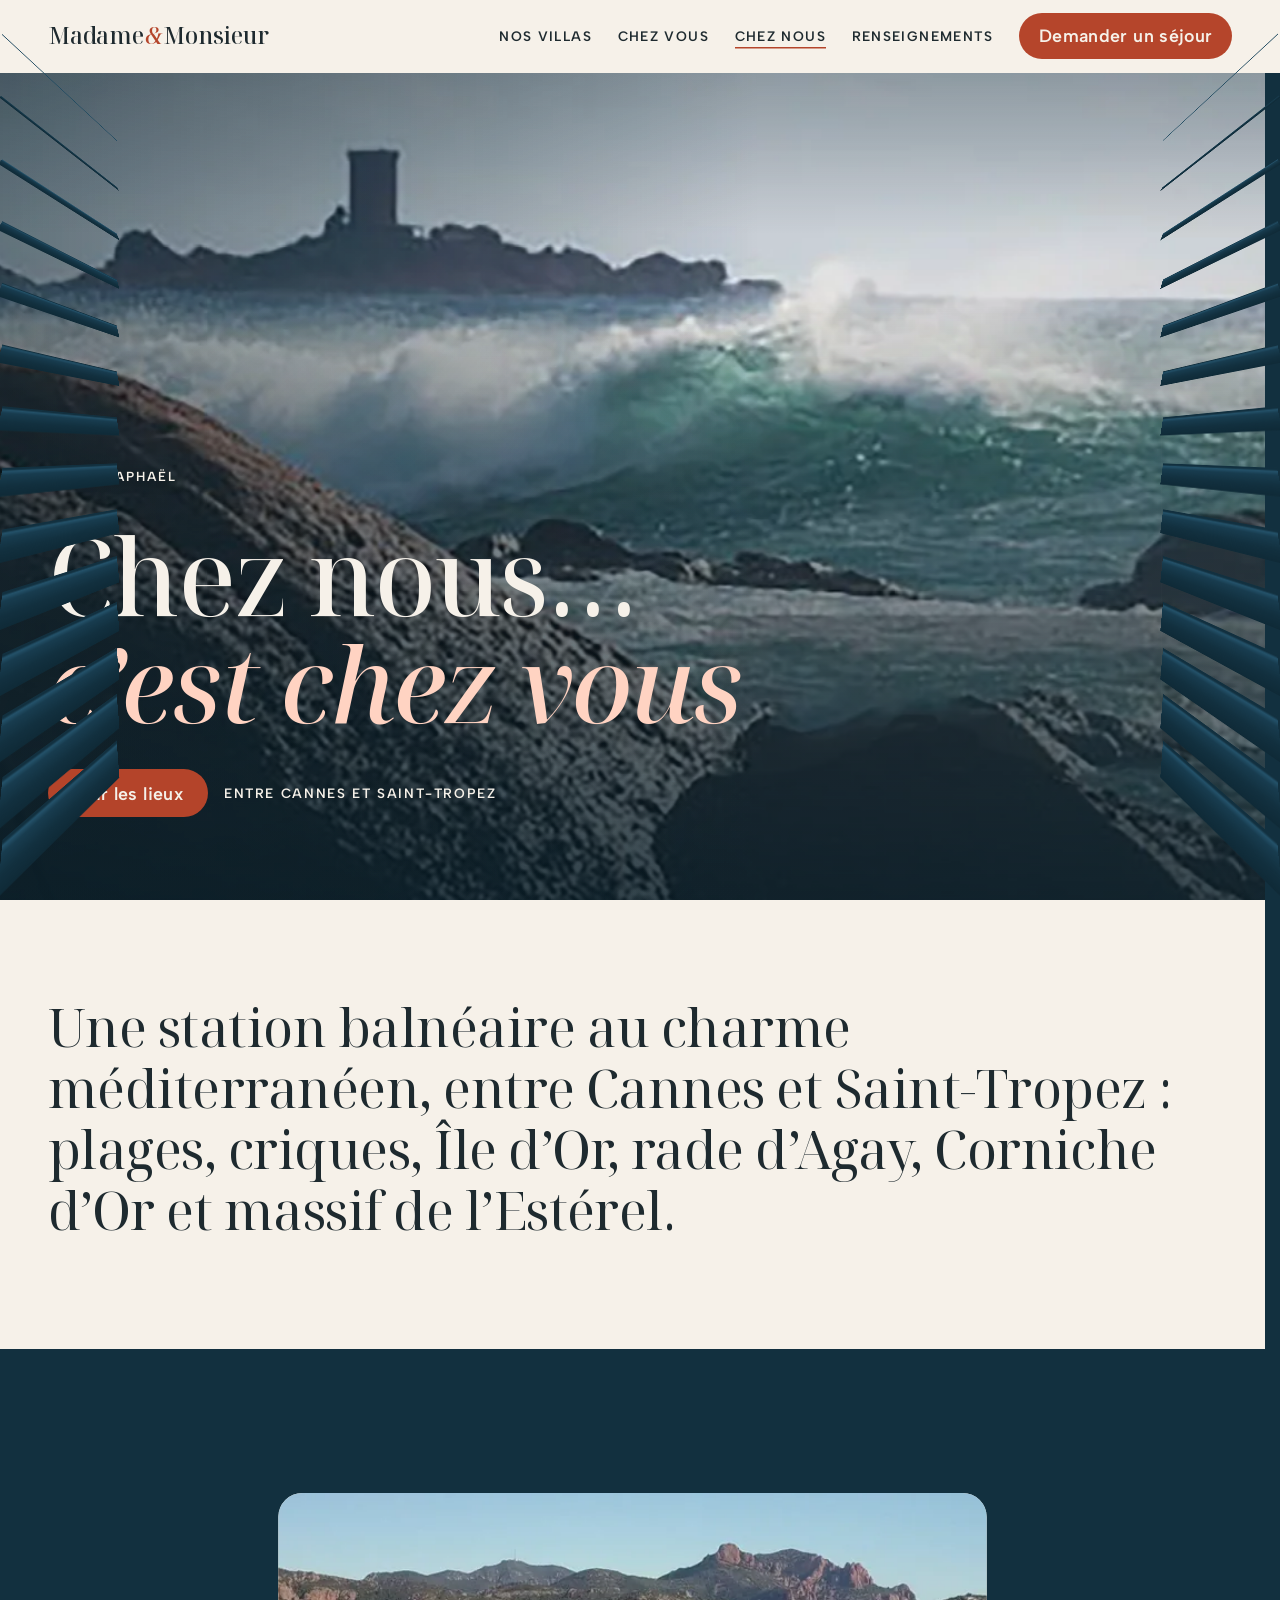
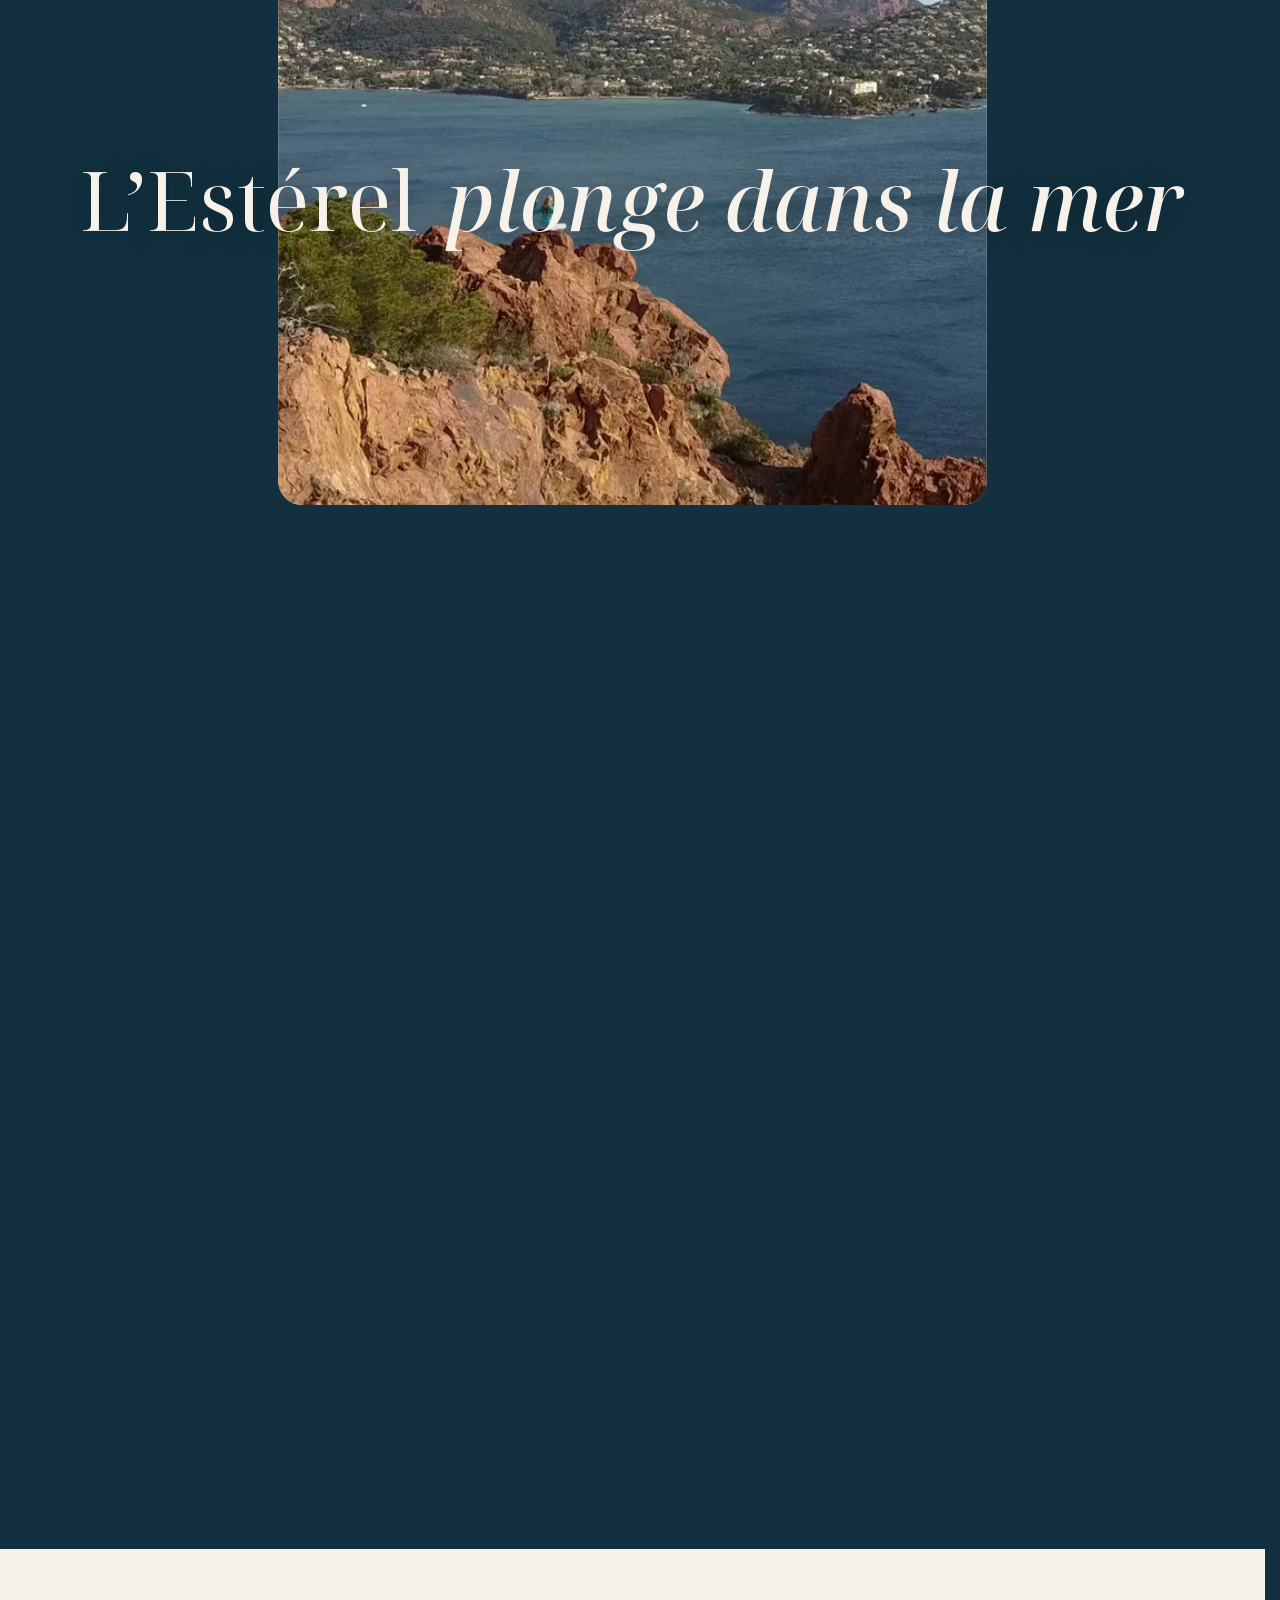
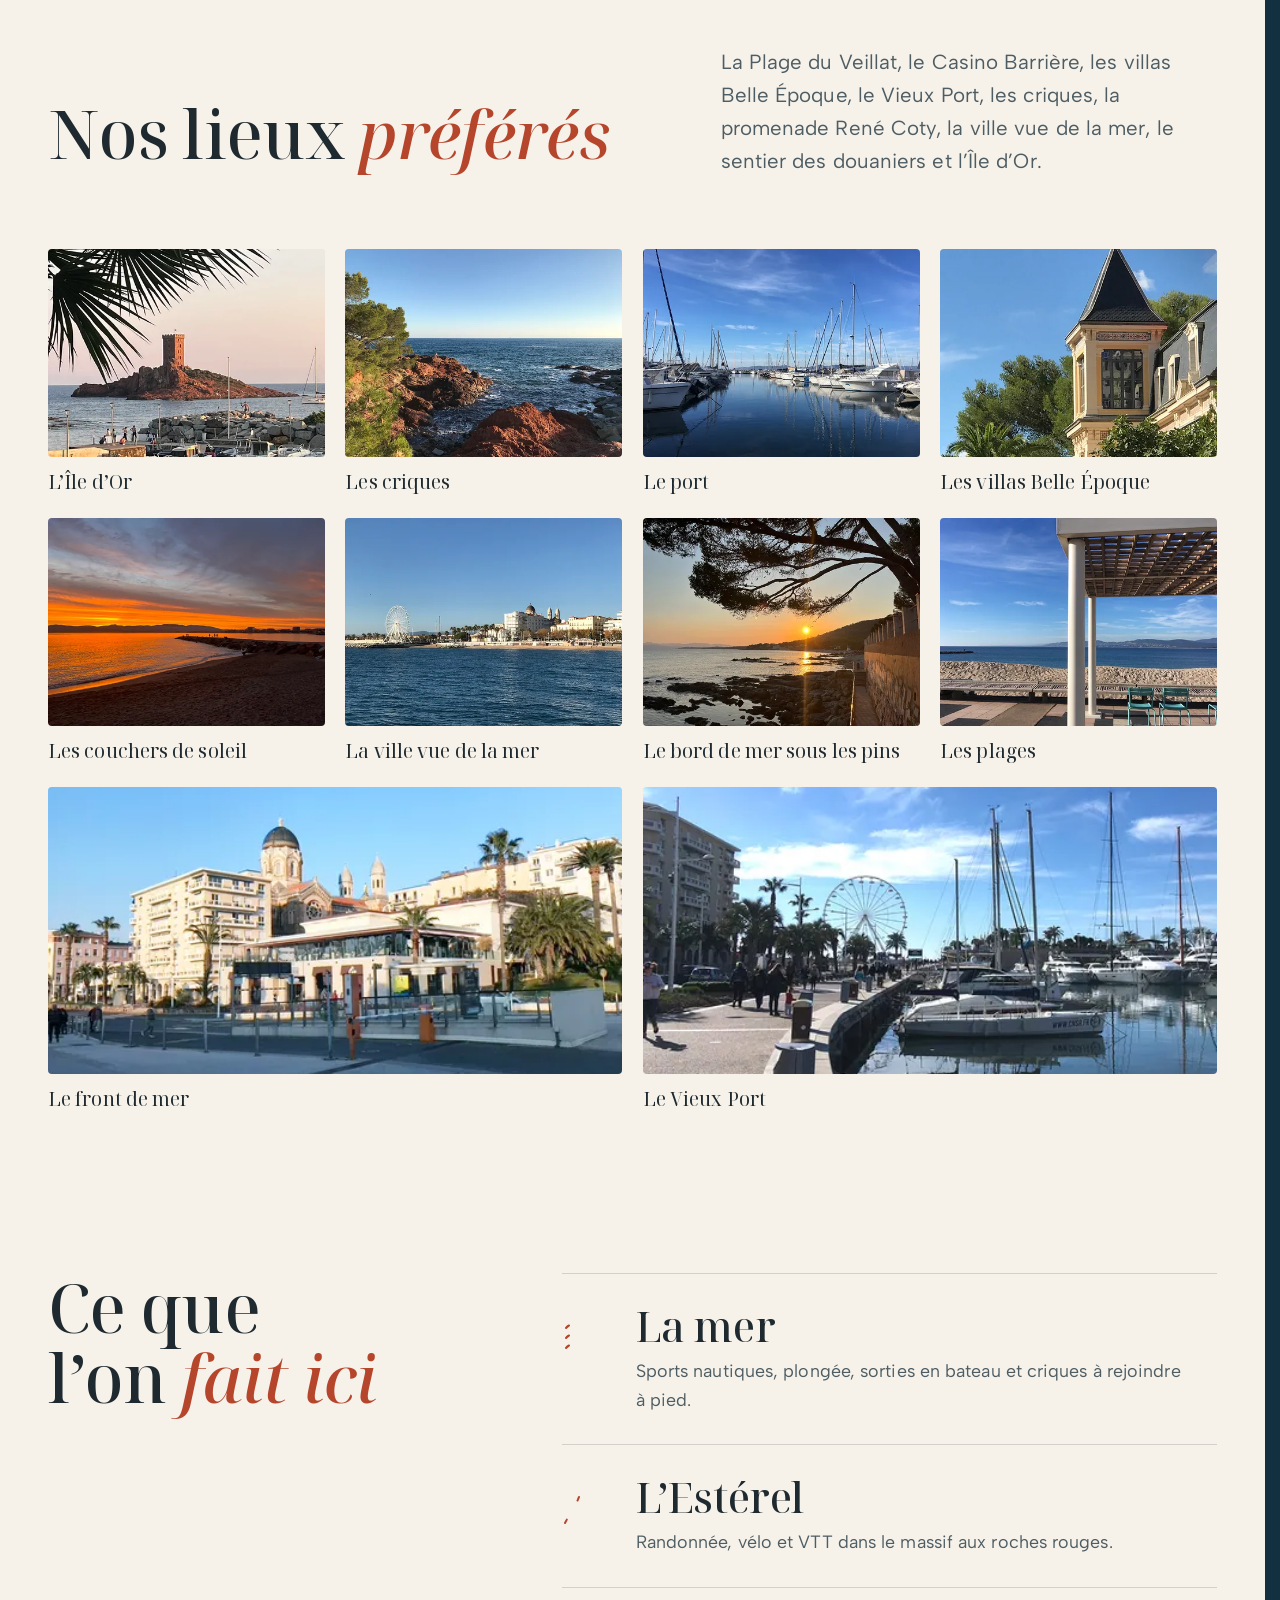
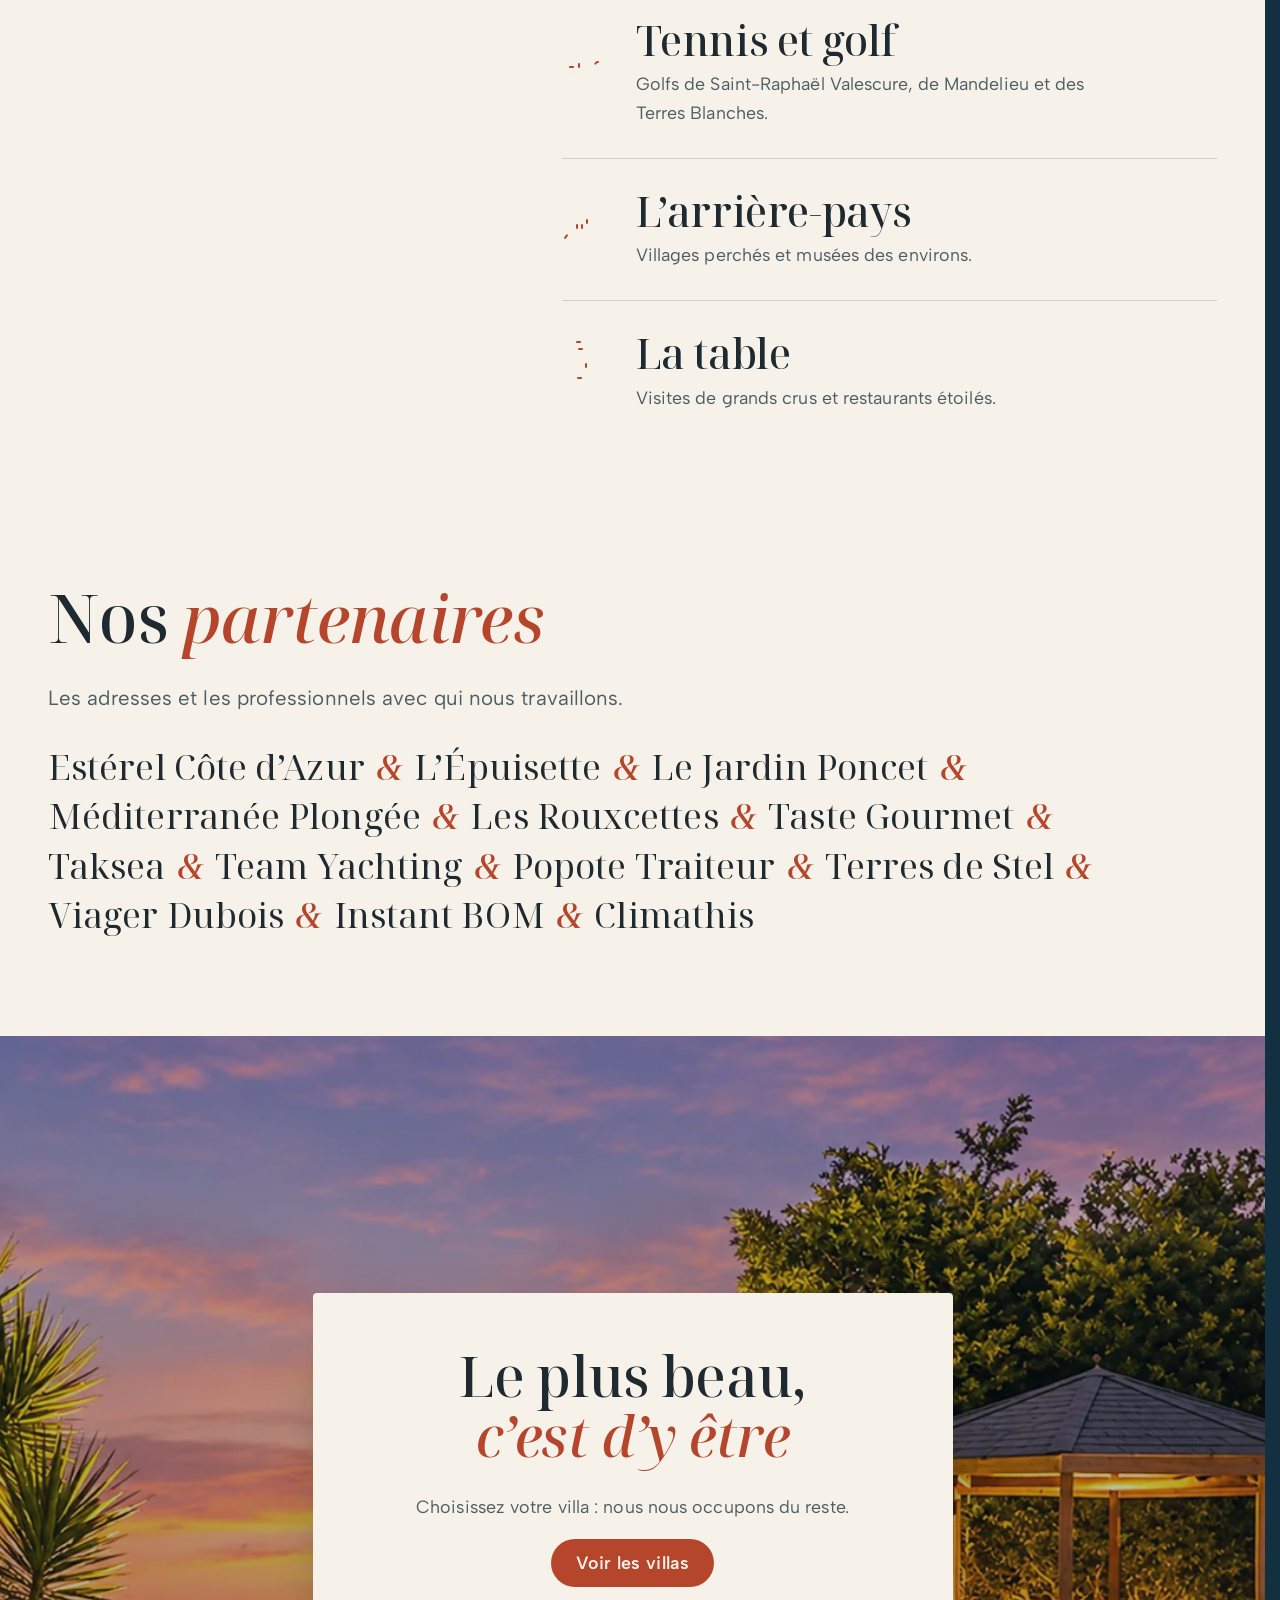
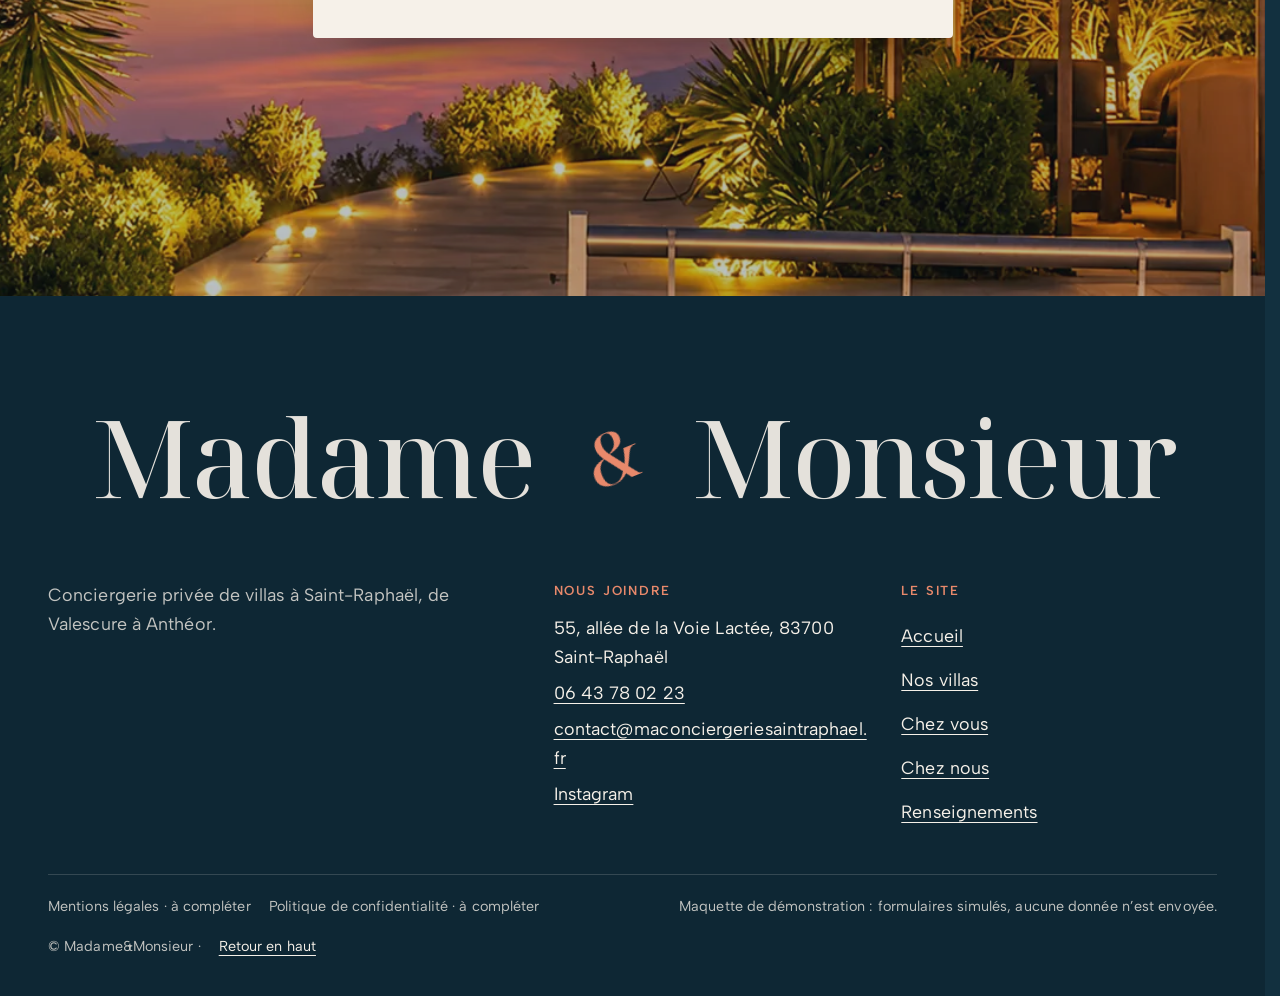
<file: chez-nous.html>
<!doctype html>
<html lang="fr" data-v="2" data-curseur>
<head>
<meta charset="utf-8">
<meta name="viewport" content="width=device-width, initial-scale=1, viewport-fit=cover">
<title>Chez nous · Saint-Raphaël et l’Estérel</title>
<meta name="description" content="Plages, criques, Île d’Or, rade d’Agay, Corniche d’Or et massif de l’Estérel : Saint-Raphaël, entre Cannes et Saint-Tropez.">
<meta name="robots" content="noindex, nofollow">
<link rel="canonical" href="https://superhostraph-maquette.vercel.app/chez-nous">
<style>:root{--fond:#f6f1e9;--texte:#1e2a2f;--voile-fond:#12303f;--ouverture-fond:#12303f;--menu-fond:#f6f1e9}:root { --entete-h: 72px; --barres-h: 0px; } html { background: var(--fond); color: var(--texte); scrollbar-gutter: stable; } body { margin: 0; background: var(--fond); } html.js:not(.secours):not([data-arrivee="retour"]) [data-anime] { opacity: 0; } html.js:not(.secours):not([data-arrivee="retour"]) [data-anime].vu { opacity: 1; } [data-voile] { position: fixed; inset: 0; z-index: 900; background: var(--voile-fond); transform: translateY(100%); visibility: hidden; pointer-events: none; } html[data-arrivee="voile"]:not(.voile-leve):not(.secours) [data-voile] { transform: none; visibility: visible; } html.secours [data-voile] { visibility: hidden !important; } .ouverture-panneau { position: fixed; inset: 0; z-index: 850; display: none; place-content: center; justify-items: center; background: var(--ouverture-fond, var(--voile-fond)); color: var(--fond); text-align: center; } html.js[data-arrivee="intro"]:not(.secours):not(.intro-finie) .ouverture-panneau { display: grid; } html.defilement-bloque, html.defilement-bloque body, html.js[data-arrivee="intro"]:not(.secours):not(.intro-finie), html.js[data-arrivee="intro"]:not(.secours):not(.intro-finie) body, html[data-arrivee="voile"]:not(.voile-leve):not(.secours), html[data-arrivee="voile"]:not(.voile-leve):not(.secours) body { overflow: hidden; } html.js[data-arrivee="intro"]:not(.secours):not(.intro-finie) { background-color: var(--ouverture-fond, var(--voile-fond)); } html[data-arrivee="voile"]:not(.voile-leve):not(.secours) { background-color: var(--voile-fond); }</style>
<script>(function () {
var d = document.documentElement, ss = null, ls = null;
try { ss = window.sessionStorage; ls = window.localStorage; } catch (e) {}
d.classList.add('js');
var nav = performance.getEntriesByType ? performance.getEntriesByType('navigation')[0] : null;
var type = nav ? nav.type : 'navigate';
var depart = null;
try { depart = JSON.parse(ss.getItem('socle:depart') || 'null'); ss.removeItem('socle:depart'); } catch (e) {}
if (depart && !(Date.now() - depart.t < 15000)) depart = null;
var mode = type === 'back_forward' ? 'retour' : type === 'reload' ? 'intro' : depart ? 'voile' : 'intro';
d.setAttribute('data-arrivee', mode);
if (mode === 'voile' && depart.couleur) d.style.setProperty('--voile-fond', depart.couleur);
if (type === 'reload' && 'scrollRestoration' in history) {
history.scrollRestoration = 'manual';
}
try {
var choisie = ls && ls.getItem('socle:langue');
var langue = (d.lang || '').slice(0, 2);
if (choisie && choisie !== langue && type === 'navigate' && !depart) {
var alt = document.querySelector('link[rel="alternate"][hreflang="' + choisie + '"]');
if (alt) location.replace(new URL(alt.href).pathname + location.search + location.hash);
}
} catch (e) {}
setTimeout(function () { if (!d.classList.contains('demarre')) d.classList.add('secours'); }, 2000);
})();</script>
<link rel="preload" href="/assets/fonts/noto-serif-display-500.woff2" as="font" type="font/woff2" crossorigin>
<link rel="preload" href="/assets/fonts/albert-sans-400.woff2" as="font" type="font/woff2" crossorigin>
<link rel="stylesheet" href="/assets/css/socle.css?v=2">
<link rel="stylesheet" href="/assets/css/site.css?v=2">
<link rel="modulepreload" href="/assets/js/site.js?v=2">
<link rel="modulepreload" href="/assets/js/socle/index.js?v=2">
<script src="/assets/vendor/gsap.min.js" defer></script>
<script src="/assets/vendor/ScrollTrigger.min.js" defer></script>
<script src="/assets/vendor/SplitText.min.js" defer></script>
<script type="module" src="/assets/js/site.js?v=2"></script>
<meta name="theme-color" content="#f6f1e9">
<link rel="icon" href="/assets/images/favicon.svg" type="image/svg+xml">
<link rel="apple-touch-icon" href="/assets/images/apple-touch-icon.png">
<meta property="og:type" content="website">
<meta property="og:site_name" content="Madame&amp;Monsieur">
<meta property="og:locale" content="fr_FR">
<meta property="og:title" content="Chez nous · Saint-Raphaël et l’Estérel">
<meta property="og:description" content="Plages, criques, Île d’Or, rade d’Agay, Corniche d’Or et massif de l’Estérel : Saint-Raphaël, entre Cannes et Saint-Tropez.">
<meta property="og:url" content="https://superhostraph-maquette.vercel.app/chez-nous">
<meta property="og:image" content="https://superhostraph-maquette.vercel.app/assets/partage/chez-nous-fr.jpg">
<meta property="og:image:width" content="1200">
<meta property="og:image:height" content="630">
<meta property="og:image:alt" content="L’Île d’Or et sa tour au large des rochers du Dramont">
<meta name="twitter:card" content="summary_large_image">
<script type="application/ld+json">{"@context":"https://schema.org","@type":"LodgingBusiness","name":"Madame&Monsieur","description":"Conciergerie privée : collection de villas en location saisonnière à Saint-Raphaël, de Valescure à Anthéor.","telephone":"+33643780223","email":"contact@maconciergeriesaintraphael.fr","address":{"@type":"PostalAddress","streetAddress":"55, allée de la Voie Lactée","postalCode":"83700","addressLocality":"Saint-Raphaël","addressCountry":"FR"},"areaServed":"Saint-Raphaël, Var","sameAs":["https://www.instagram.com/madametmonsieur_conciergerie/"]}</script>
</head>
<body id="haut">
<div data-voile data-forme="persiennes" aria-hidden="true"><div class="voile-contenu"><span class="voile-amp">&amp;</span><span data-voile-libelle>Chez nous</span></div></div>
<div class="ouverture-panneau" data-ouverture data-gouttiere="#12303f" aria-hidden="true">
  <div class="volet volet--g"><div class="volet-lames"><span class="lame" style="--i:0"></span><span class="lame" style="--i:1"></span><span class="lame" style="--i:2"></span><span class="lame" style="--i:3"></span><span class="lame" style="--i:4"></span><span class="lame" style="--i:5"></span><span class="lame" style="--i:6"></span><span class="lame" style="--i:7"></span><span class="lame" style="--i:8"></span><span class="lame" style="--i:9"></span><span class="lame" style="--i:10"></span><span class="lame" style="--i:11"></span><span class="lame" style="--i:12"></span><span class="lame" style="--i:13"></span></div><span class="volet-mot">Madame</span></div>
  <div class="volet volet--d"><div class="volet-lames"><span class="lame" style="--i:0"></span><span class="lame" style="--i:1"></span><span class="lame" style="--i:2"></span><span class="lame" style="--i:3"></span><span class="lame" style="--i:4"></span><span class="lame" style="--i:5"></span><span class="lame" style="--i:6"></span><span class="lame" style="--i:7"></span><span class="lame" style="--i:8"></span><span class="lame" style="--i:9"></span><span class="lame" style="--i:10"></span><span class="lame" style="--i:11"></span><span class="lame" style="--i:12"></span><span class="lame" style="--i:13"></span></div><span class="volet-mot">Monsieur</span></div>
  <span class="ouverture-amp" data-ouverture-objet>&amp;</span>
  <p class="ouverture-ligne">Conciergerie privée · Saint-Raphaël</p>
</div>
<a class="evitement" href="#contenu">Aller au contenu</a>
<header data-entete>
  <div class="entete-rangee">
    <a class="entete-logo" href="/" data-libelle="Accueil" aria-label="Madame&amp;Monsieur, retour à l’accueil">
      <span class="marque" aria-hidden="true">Madame<em class="marque-amp" data-marque-amp>&amp;</em>Monsieur</span>
    </a>
    <nav data-nav aria-label="Navigation principale">
      <ul><li><a href="/nos-villas" data-libelle="Nos villas">Nos villas</a></li><li><a href="/chez-vous" data-libelle="Chez vous">Chez vous</a></li><li><a href="/chez-nous" data-libelle="Chez nous" aria-current="page">Chez nous</a></li><li><a href="/renseignements" data-libelle="Renseignements">Renseignements</a></li></ul>
    </nav>
    <div class="entete-actions">
      <a class="bouton" href="/renseignements" data-libelle="Renseignements">Demander un séjour</a>
      <button type="button" data-menu-bouton aria-controls="menu" aria-expanded="false" data-libelle-ouvrir="Menu" data-libelle-fermer="Fermer"><span data-libelle-bouton>Menu</span></button>
      <a class="menu-sansjs" href="#menu" data-menu-lien>Menu</a>
    </div>
  </div>
</header>
<script>/* Avant le premier affichage : rangées de la navigation (même règle que ajusterNav dans assets/js/socle/entete.js)
   et hauteur réelle de l'en-tête, pour que rien ne saute quand le JavaScript du site prend la main. */
(function () {
  var h = document.documentElement, u = document.querySelector('[data-nav] ul'), e = document.querySelector('[data-entete]');
  if (u) {
    var deborde = function () { return u.scrollWidth > u.clientWidth + 1; }, c = deborde();
    if (c && window.matchMedia('(min-width: 900px)').matches) {
      h.classList.add('nav-deux-rangees'); c = deborde();
      if (c) { h.classList.add('nav-deux-lignes'); var a = u.querySelector('a'); c = !a || u.getBoundingClientRect().height > a.getBoundingClientRect().height * 2.5; }
      if (c) h.classList.remove('nav-deux-rangees', 'nav-deux-lignes');
    }
    if (c) h.classList.add('nav-compacte');
  }
  if (e) h.style.setProperty('--entete-h', Math.round(e.getBoundingClientRect().height) + 'px');
})();</script>
<span id="menu-ferme" aria-hidden="true"></span>
<div id="menu" data-menu role="dialog" aria-modal="true" aria-label="Menu">
  <p class="menu-sansjs-fermer"><a href="#menu-ferme">Fermer</a></p>
  <ul><li style="--i:0"><a href="/" class="menu-lien" data-libelle="Accueil">Accueil</a></li><li style="--i:1"><a href="/nos-villas" class="menu-lien" data-libelle="Nos villas">Nos villas</a></li><li style="--i:2"><a href="/chez-vous" class="menu-lien" data-libelle="Chez vous">Chez vous</a></li><li style="--i:3"><a href="/chez-nous" class="menu-lien" data-libelle="Chez nous" aria-current="page">Chez nous</a></li><li style="--i:4"><a href="/renseignements" class="menu-lien" data-libelle="Renseignements">Renseignements</a></li></ul>
  <p class="menu-actions"><a class="bouton" href="/renseignements" data-libelle="Renseignements">Demander un séjour</a> <a class="bouton bouton--contour" href="tel:+33643780223">Appeler 06 43 78 02 23</a></p>
</div>
<main id="contenu" tabindex="-1">
<section class="ouv ouv--bas" id="debut">
  <figure class="media ouv-media" data-fx="parallaxe" data-fx-force="10" data-iris-centre data-boucle-css style="--cadrage:46% 34%;--cadrage-mobile:50% 31%">
  <picture><source media="(max-width: 760px) and (orientation: portrait)" srcset="/assets/images/ouverture-chez-nous-mobile-640.webp 640w" sizes="100vw">
    <img src="/assets/images/ouverture-chez-nous-1440.webp" srcset="/assets/images/ouverture-chez-nous-960.webp 960w, /assets/images/ouverture-chez-nous-1440.webp 1440w, /assets/images/ouverture-chez-nous-1920.webp 1920w" sizes="100vw" alt="L’Île d’Or et sa tour au large des rochers du Dramont" width="1440" height="810" fetchpriority="high" loading="eager" decoding="async">
  </picture>
</figure>
  <div class="ouv-texte conteneur">
    <p class="surtitre ouv-anim">Saint-Raphaël</p>
    <h1 class="ouv-titre"><span class="ligne"><span class="ligne-in">Chez nous…</span></span><span class="ligne"><span class="ligne-in"><em>c’est chez vous</em></span></span></h1>
    <p class="ouv-actions ouv-anim"><a class="bouton" href="#lieux" data-action-principale>Voir les lieux</a> <span class="ouv-info" data-info-cle>Entre Cannes et Saint-Tropez</span></p>
  </div>
</section>
<section class="station" id="station">
  <div class="conteneur station-grille">
    <p class="manifeste-grand" data-anime="mots">Une station balnéaire au charme méditerranéen, entre Cannes et Saint-Tropez : plages, criques, Île d’Or, rade d’Agay, Corniche d’Or et massif de l’Estérel.</p>
  </div>
</section>
<section class="esterel" data-fx="plein-ecran" data-fx-depart="inset(16% 22% 16% 22% round 24px)" style="--fx-longueur: 200svh" id="esterel">
  <div data-collant>
    <figure class="media esterel-media" data-fx-cible style="--cadrage:45% 47%;--cadrage-mobile:50% 47%">
  <picture><source media="(max-width: 760px) and (orientation: portrait)" srcset="/assets/images/esterel-mer-mobile-640.webp 640w" sizes="100vw">
    <img src="/assets/images/esterel-mer-1440.webp" srcset="/assets/images/esterel-mer-960.webp 960w, /assets/images/esterel-mer-1440.webp 1440w, /assets/images/esterel-mer-1920.webp 1920w" sizes="100vw" alt="Rochers rouges de l’Estérel plongeant dans la mer, la côte au loin" width="1440" height="810" loading="lazy" decoding="async">
  </picture>
</figure>
    <p class="esterel-mots" aria-hidden="true" data-grille="typo"><span data-fx-ecarte="g">L’Estérel</span> <span data-fx-ecarte="d">plonge dans la mer</span></p>
    <p class="esterel-legende" data-fx-apres>Les rochers rouges de l’Estérel, entre Agay et Anthéor.</p>
  </div>
</section>
<section class="lieux" id="lieux">
  <div class="conteneur apercu-tete">
    <h2 class="titre-section" data-anime="lignes">Nos lieux <em>préférés</em></h2>
    <p class="chapo" data-anime>La Plage du Veillat, le Casino Barrière, les villas Belle Époque, le Vieux Port, les criques, la promenade René Coty, la ville vue de la mer, le sentier des douaniers et l’Île d’Or.</p>
  </div>
  <ul class="conteneur mosaique" data-anime="cascade">
    <li class="mosaique-carte mosaique-carte--1"><figure class="media mosaique-media" style="--cadrage:40% 58%">
  <picture>
    <img src="/assets/images/lieu-ile-d-or-1000.webp" srcset="/assets/images/lieu-ile-d-or-480.webp 480w, /assets/images/lieu-ile-d-or-800.webp 800w, /assets/images/lieu-ile-d-or-1000.webp 1000w" sizes="(max-width: 760px) 92vw, 33vw" alt="L’Île d’Or et sa tour au coucher du soleil" width="1000" height="750" loading="lazy" decoding="async">
  </picture>
</figure><p>L’Île d’Or</p></li><li class="mosaique-carte mosaique-carte--2"><figure class="media mosaique-media" style="--cadrage:34% 56%">
  <picture>
    <img src="/assets/images/lieu-crique-1000.webp" srcset="/assets/images/lieu-crique-480.webp 480w, /assets/images/lieu-crique-800.webp 800w, /assets/images/lieu-crique-1000.webp 1000w" sizes="(max-width: 760px) 92vw, 33vw" alt="Crique entre les rochers rouges, mer bleue" width="1000" height="750" loading="lazy" decoding="async">
  </picture>
</figure><p>Les criques</p></li><li class="mosaique-carte mosaique-carte--3"><figure class="media mosaique-media" style="--cadrage:49% 54%">
  <picture>
    <img src="/assets/images/lieu-port-1000.webp" srcset="/assets/images/lieu-port-480.webp 480w, /assets/images/lieu-port-800.webp 800w, /assets/images/lieu-port-1000.webp 1000w" sizes="(max-width: 760px) 92vw, 33vw" alt="Voiliers amarrés au port, ciel bleu" width="1000" height="750" loading="lazy" decoding="async">
  </picture>
</figure><p>Le port</p></li><li class="mosaique-carte mosaique-carte--4"><figure class="media mosaique-media" style="--cadrage:68% 50%">
  <picture>
    <img src="/assets/images/lieu-belle-epoque-1000.webp" srcset="/assets/images/lieu-belle-epoque-480.webp 480w, /assets/images/lieu-belle-epoque-800.webp 800w, /assets/images/lieu-belle-epoque-1000.webp 1000w" sizes="(max-width: 760px) 92vw, 33vw" alt="Tour d’une villa Belle Époque parmi les pins" width="1000" height="751" loading="lazy" decoding="async">
  </picture>
</figure><p>Les villas Belle Époque</p></li><li class="mosaique-carte mosaique-carte--5"><figure class="media mosaique-media" style="--cadrage:61% 54%">
  <picture>
    <img src="/assets/images/lieu-coucher-1000.webp" srcset="/assets/images/lieu-coucher-480.webp 480w, /assets/images/lieu-coucher-800.webp 800w, /assets/images/lieu-coucher-1000.webp 1000w" sizes="(max-width: 760px) 92vw, 33vw" alt="Coucher de soleil orange sur la mer, depuis la plage" width="1000" height="750" loading="lazy" decoding="async">
  </picture>
</figure><p>Les couchers de soleil</p></li><li class="mosaique-carte mosaique-carte--6"><figure class="media mosaique-media" style="--cadrage:50% 50%">
  <picture>
    <img src="/assets/images/lieu-ville-mer-1000.webp" srcset="/assets/images/lieu-ville-mer-480.webp 480w, /assets/images/lieu-ville-mer-800.webp 800w, /assets/images/lieu-ville-mer-1000.webp 1000w" sizes="(max-width: 760px) 92vw, 33vw" alt="Saint-Raphaël vue de la mer, la grande roue et la basilique" width="1000" height="750" loading="lazy" decoding="async">
  </picture>
</figure><p>La ville vue de la mer</p></li><li class="mosaique-carte mosaique-carte--7"><figure class="media mosaique-media" style="--cadrage:59% 55%">
  <picture>
    <img src="/assets/images/lieu-sentier-1000.webp" srcset="/assets/images/lieu-sentier-480.webp 480w, /assets/images/lieu-sentier-800.webp 800w, /assets/images/lieu-sentier-1000.webp 1000w" sizes="(max-width: 760px) 92vw, 33vw" alt="Soleil couchant sous les pins, au bord de la mer" width="1000" height="750" loading="lazy" decoding="async">
  </picture>
</figure><p>Le bord de mer sous les pins</p></li><li class="mosaique-carte mosaique-carte--8"><figure class="media mosaique-media" style="--cadrage:65% 33%">
  <picture>
    <img src="/assets/images/lieu-plage-1000.webp" srcset="/assets/images/lieu-plage-480.webp 480w, /assets/images/lieu-plage-800.webp 800w, /assets/images/lieu-plage-1000.webp 1000w" sizes="(max-width: 760px) 92vw, 33vw" alt="Plage de sable et colonnes d’une pergola face à la mer" width="1000" height="750" loading="lazy" decoding="async">
  </picture>
</figure><p>Les plages</p></li><li class="mosaique-carte mosaique-carte--9"><figure class="media mosaique-media" style="--cadrage:48% 48%">
  <picture>
    <img src="/assets/images/lieu-front-de-mer-1000.webp" srcset="/assets/images/lieu-front-de-mer-480.webp 480w, /assets/images/lieu-front-de-mer-800.webp 800w, /assets/images/lieu-front-de-mer-1000.webp 1000w" sizes="(max-width: 760px) 92vw, 33vw" alt="Front de mer de Saint-Raphaël, palmiers et dômes de la basilique" width="1000" height="750" loading="lazy" decoding="async">
  </picture>
</figure><p>Le front de mer</p></li><li class="mosaique-carte mosaique-carte--10"><figure class="media mosaique-media" style="--cadrage:45% 58%">
  <picture>
    <img src="/assets/images/lieu-vieux-port-1000.webp" srcset="/assets/images/lieu-vieux-port-480.webp 480w, /assets/images/lieu-vieux-port-800.webp 800w, /assets/images/lieu-vieux-port-1000.webp 1000w" sizes="(max-width: 760px) 92vw, 33vw" alt="Le port et la grande roue" width="1000" height="750" loading="lazy" decoding="async">
  </picture>
</figure><p>Le Vieux Port</p></li>
  </ul>
</section>
<section class="activites" id="activites">
  <div class="conteneur activites-grille">
    <div class="activites-tete"><h2 class="titre-section" data-anime="lignes">Ce que l’on <em>fait ici</em></h2></div>
    <ul class="activites-liste">
      <li class="activite"><svg class="activite-icone" viewBox="0 0 48 48" aria-hidden="true" data-fx="trace"><path d="M4 18 q5 -6 10 0 t10 0 t10 0 t10 0 M4 28 q5 -6 10 0 t10 0 t10 0 t10 0 M4 38 q5 -6 10 0 t10 0 t10 0 t10 0" fill="none" stroke="currentColor" stroke-width="2" stroke-linecap="round" stroke-linejoin="round"/></svg><div><h3 data-anime="lignes">La mer</h3><p data-anime>Sports nautiques, plongée, sorties en bateau et criques à rejoindre à pied.</p></div></li><li class="activite"><svg class="activite-icone" viewBox="0 0 48 48" aria-hidden="true" data-fx="trace"><path d="M3 42 L17 16 L25 28 L32 19 L45 42 Z M17 16 l-3 7 l4 -2 l3 4" fill="none" stroke="currentColor" stroke-width="2" stroke-linecap="round" stroke-linejoin="round"/></svg><div><h3 data-anime="lignes">L’Estérel</h3><p data-anime>Randonnée, vélo et VTT dans le massif aux roches rouges.</p></div></li><li class="activite"><svg class="activite-icone" viewBox="0 0 48 48" aria-hidden="true" data-fx="trace"><path d="M17 43 V6 L35 12 L17 18 M8 43 h22 M36 38 a3 3 0 1 0 0.1 0" fill="none" stroke="currentColor" stroke-width="2" stroke-linecap="round" stroke-linejoin="round"/></svg><div><h3 data-anime="lignes">Tennis et golf</h3><p data-anime>Golfs de Saint-Raphaël Valescure, de Mandelieu et des Terres Blanches.</p></div></li><li class="activite"><svg class="activite-icone" viewBox="0 0 48 48" aria-hidden="true" data-fx="trace"><path d="M3 43 Q24 14 45 43 M15 33 v-7 l5 -5 l5 5 v8 M25 28 v-6 l5 -5 l5 5 v9 M20 33 v-3" fill="none" stroke="currentColor" stroke-width="2" stroke-linecap="round" stroke-linejoin="round"/></svg><div><h3 data-anime="lignes">L’arrière-pays</h3><p data-anime>Villages perchés et musées des environs.</p></div></li><li class="activite"><svg class="activite-icone" viewBox="0 0 48 48" aria-hidden="true" data-fx="trace"><path d="M15 5 h18 l-2 15 a7 7 0 0 1 -14 0 Z M24 27 v12 M16 41 h16 M17 12 h14" fill="none" stroke="currentColor" stroke-width="2" stroke-linecap="round" stroke-linejoin="round"/></svg><div><h3 data-anime="lignes">La table</h3><p data-anime>Visites de grands crus et restaurants étoilés.</p></div></li>
    </ul>
  </div>
</section>
<section class="partenaires" id="partenaires">
  <div class="conteneur">
    <h2 class="titre-section" data-anime="lignes">Nos <em>partenaires</em></h2>
    <p class="chapo" data-anime>Les adresses et les professionnels avec qui nous travaillons.</p>
    <ul class="partenaires-liste" data-anime="cascade"><li>Estérel Côte d’Azur</li><li>L’Épuisette</li><li>Le Jardin Poncet</li><li>Méditerranée Plongée</li><li>Les Rouxcettes</li><li>Taste Gourmet</li><li>Taksea</li><li>Team Yachting</li><li>Popote Traiteur</li><li>Terres de Stel</li><li>Viager Dubois</li><li>Instant BOM</li><li>Climathis</li></ul>
  </div>
</section>
<section class="appel" id="appel">
  <figure class="media appel-media" data-fx="zoom" data-fx-force="12" style="--cadrage:71% 66%;--cadrage-mobile:35% 57%">
  <picture><source media="(max-width: 760px) and (orientation: portrait)" srcset="/assets/images/appel-chez-nous-mobile-640.webp 640w" sizes="100vw">
    <img src="/assets/images/appel-chez-nous-1440.webp" srcset="/assets/images/appel-chez-nous-960.webp 960w, /assets/images/appel-chez-nous-1440.webp 1440w, /assets/images/appel-chez-nous-1535.webp 1535w" sizes="100vw" alt="Kiosque et jardin de La Bohème au soleil couchant" width="1440" height="810" loading="lazy" decoding="async">
  </picture>
</figure>
  <div class="appel-carte">
    <h2 data-anime="lignes">Le plus beau, <em>c’est d’y être</em></h2>
    <p data-anime>Choisissez votre villa : nous nous occupons du reste.</p>
    <p class="appel-actions" data-anime><a href="/nos-villas" class="bouton" data-libelle="Nos villas">Voir les villas</a></p>
  </div>
</section>
</main>
<footer class="pied" id="pied">
  <p class="pied-signature" aria-hidden="true" data-effet="signature"><span>Madame</span><em>&amp;</em><span>Monsieur</span></p>
  <div class="conteneur pied-grille">
    <div class="pied-marque">
      <p class="marque marque--grande" aria-hidden="true">Madame<em class="marque-amp">&amp;</em>Monsieur</p>
      <p>Conciergerie privée de villas à Saint-Raphaël, de Valescure à Anthéor.</p>
    </div>
    <div>
      <p class="pied-titre">Nous joindre</p>
      <p>55, allée de la Voie Lactée, 83700 Saint-Raphaël<br><a href="tel:+33643780223">06 43 78 02 23</a><br><a href="mailto:contact@maconciergeriesaintraphael.fr">contact@maconciergeriesaintraphael.fr</a><br><a href="https://www.instagram.com/madametmonsieur_conciergerie/" target="_blank" rel="noopener">Instagram</a></p>
    </div>
    <nav aria-label="Le site">
      <p class="pied-titre">Le site</p>
      <ul><li><a href="/" data-libelle="Accueil">Accueil</a></li><li><a href="/nos-villas" data-libelle="Nos villas">Nos villas</a></li><li><a href="/chez-vous" data-libelle="Chez vous">Chez vous</a></li><li><a href="/chez-nous" data-libelle="Chez nous" aria-current="page">Chez nous</a></li><li><a href="/renseignements" data-libelle="Renseignements">Renseignements</a></li></ul>
    </nav>
  </div>
  <div class="conteneur pied-bas">
    <p><span>Mentions légales · à compléter</span> <span id="confidentialite">Politique de confidentialité · à compléter</span></p>
    <p>Maquette de démonstration : formulaires simulés, aucune donnée n’est envoyée.</p>
    <p>© Madame&amp;Monsieur · <a href="#haut" data-sans-transition>Retour en haut</a></p>
  </div>
</footer>
<div data-barre-fixe>
  <a class="bouton bouton--contour" href="tel:+33643780223">Appeler</a>
  <a class="bouton" href="/renseignements" data-libelle="Renseignements">Demander un séjour</a>
</div>
</body>
</html>
</file>
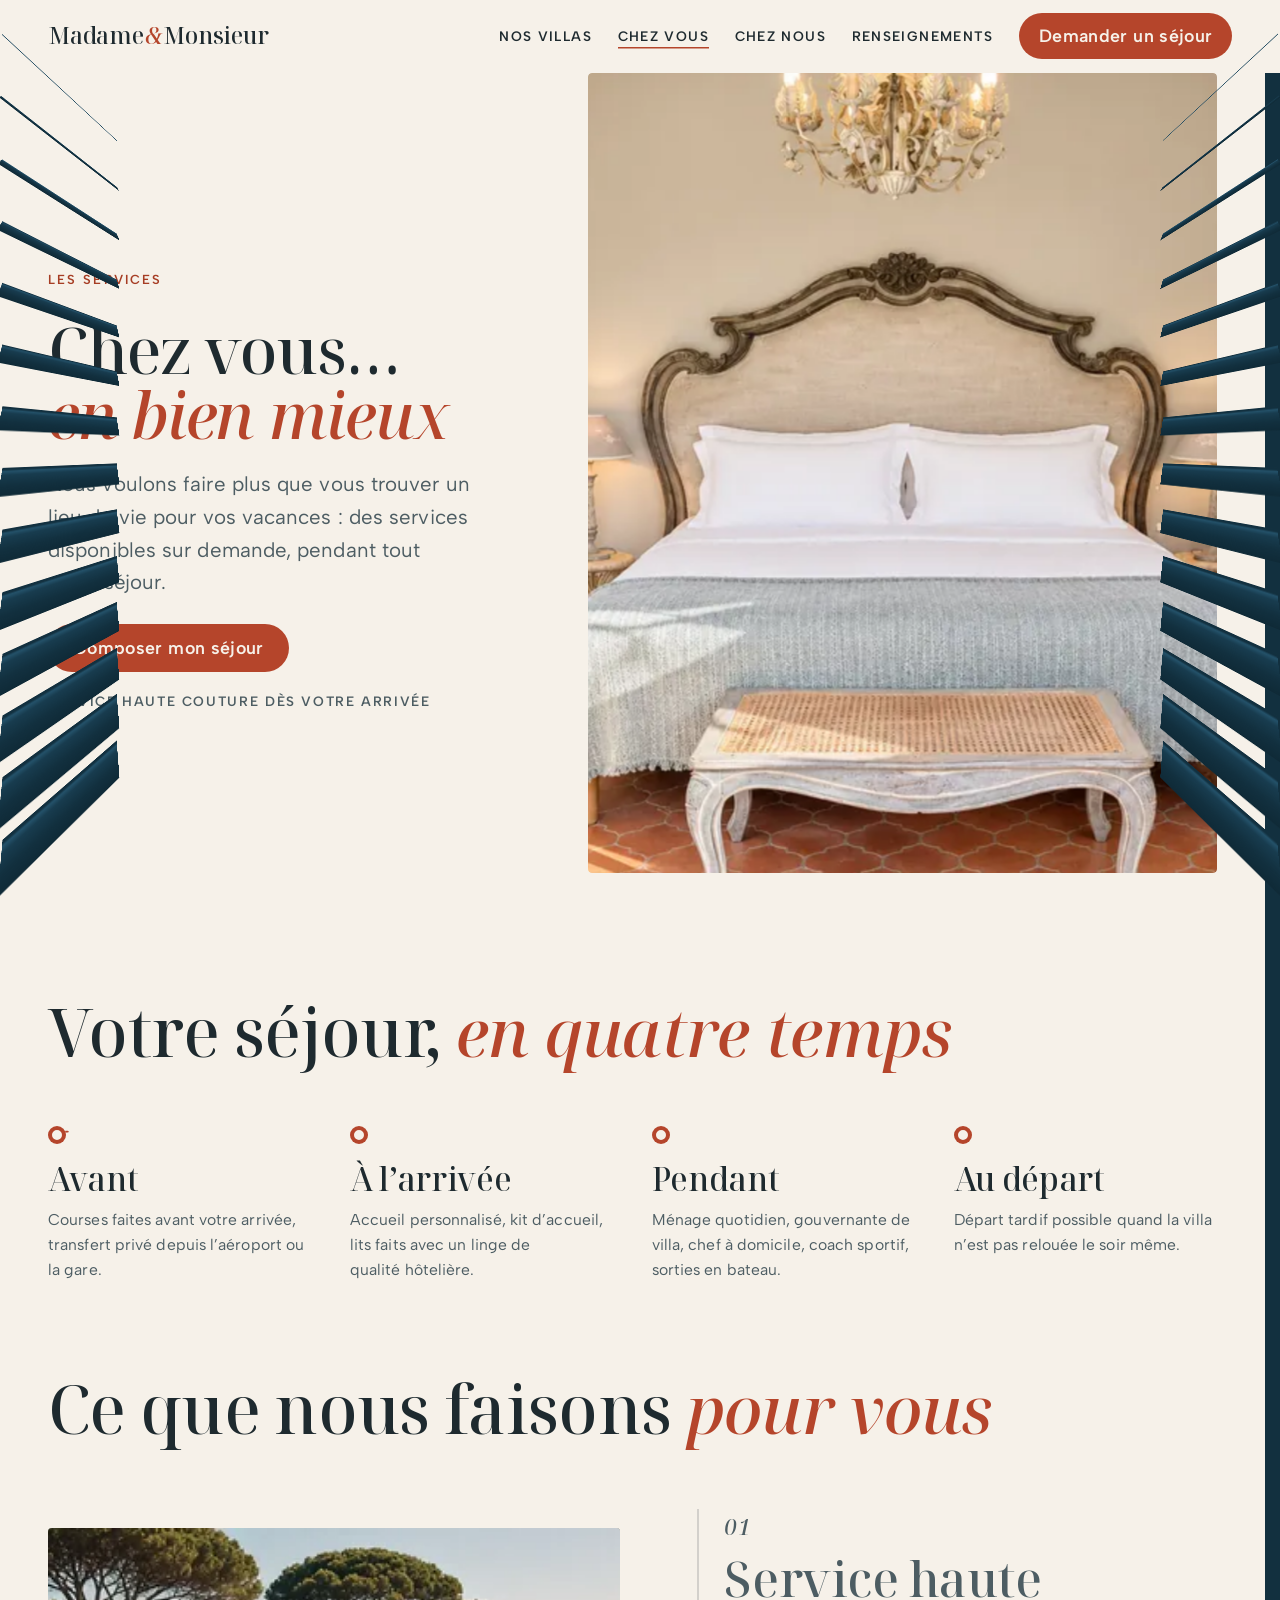
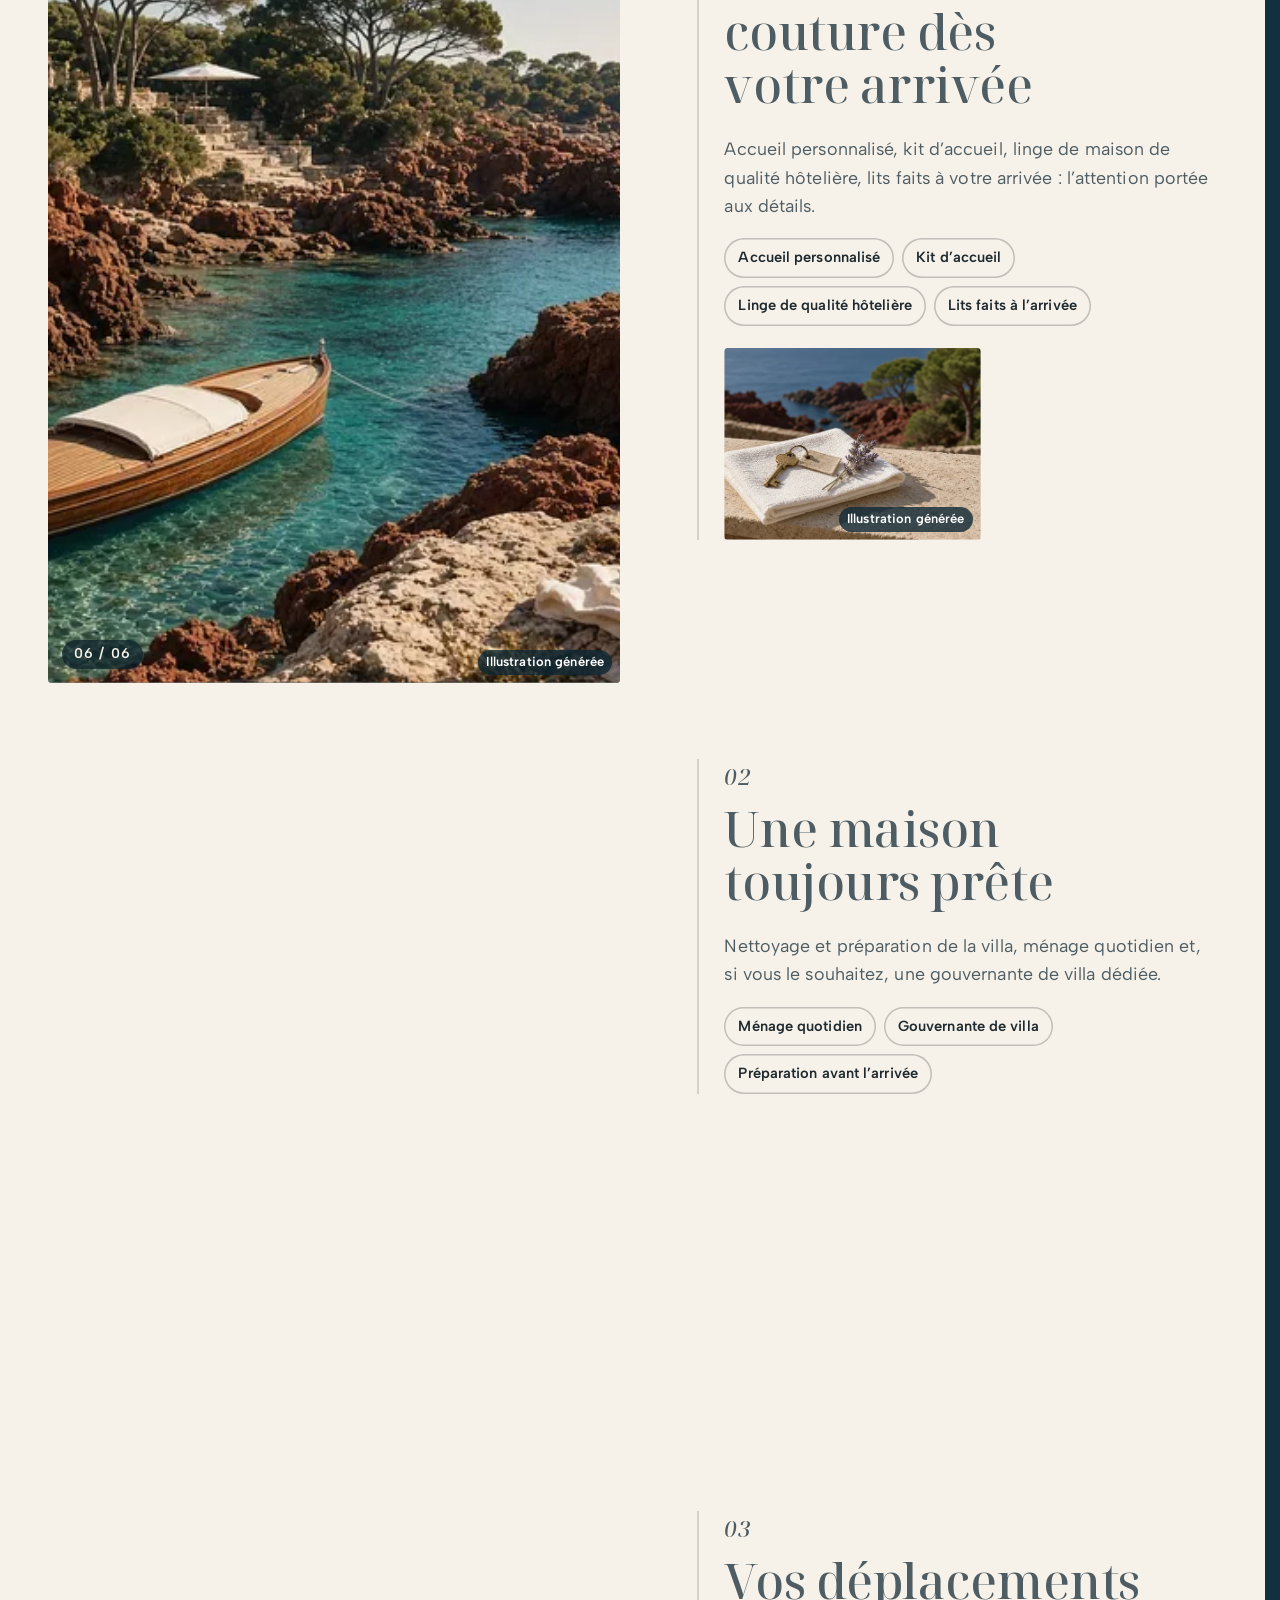
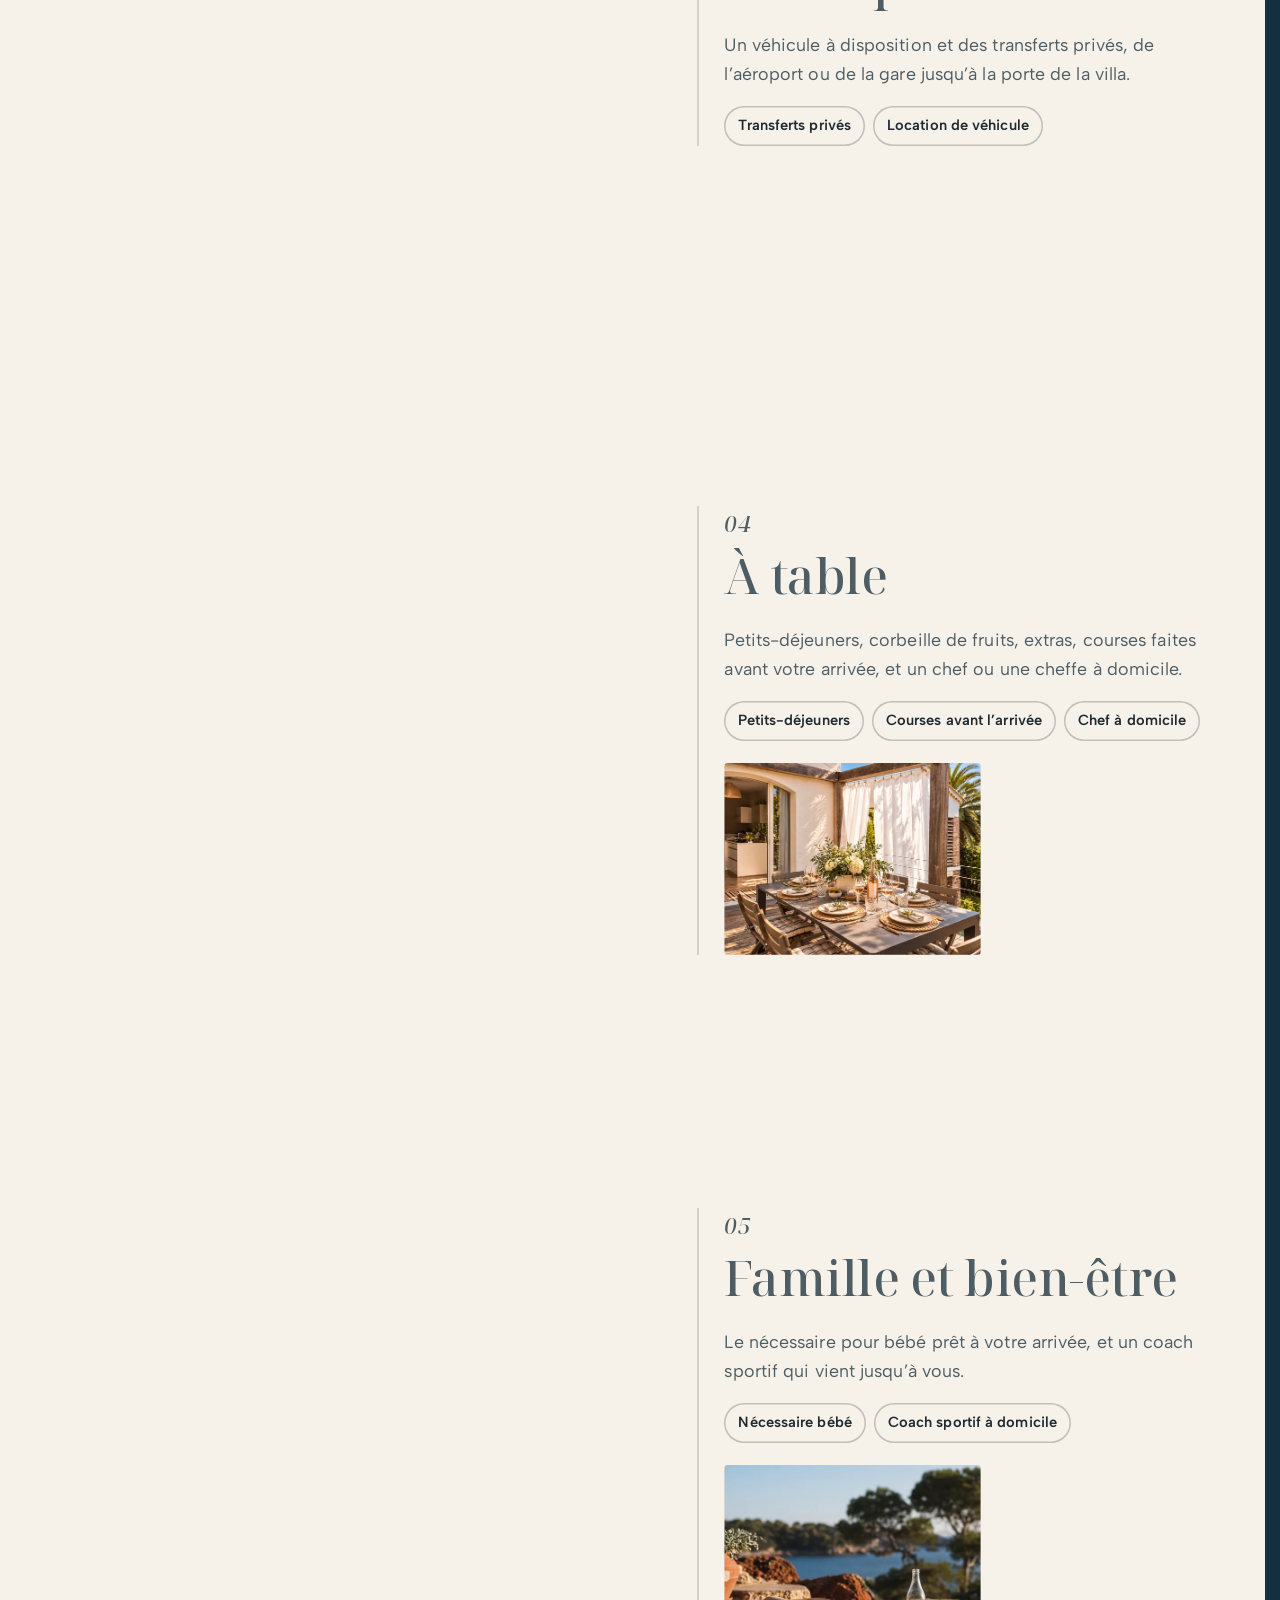
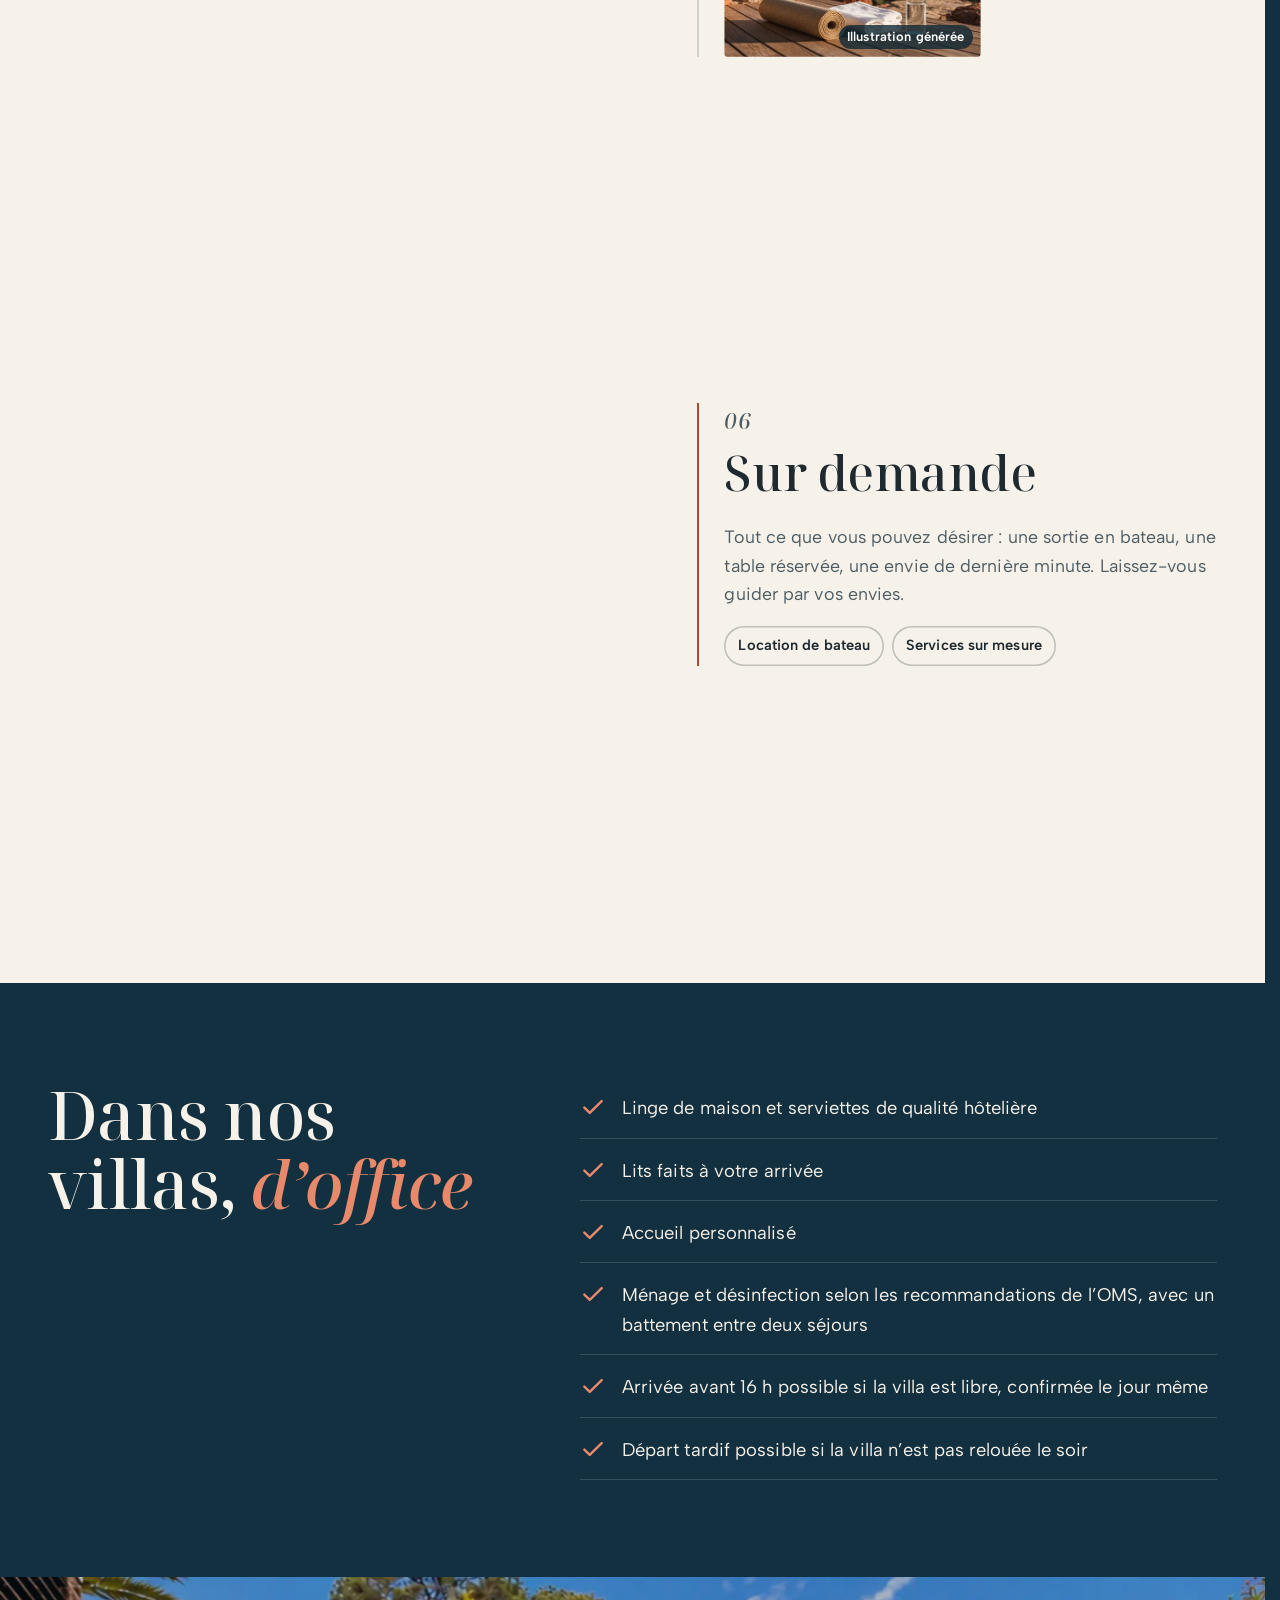
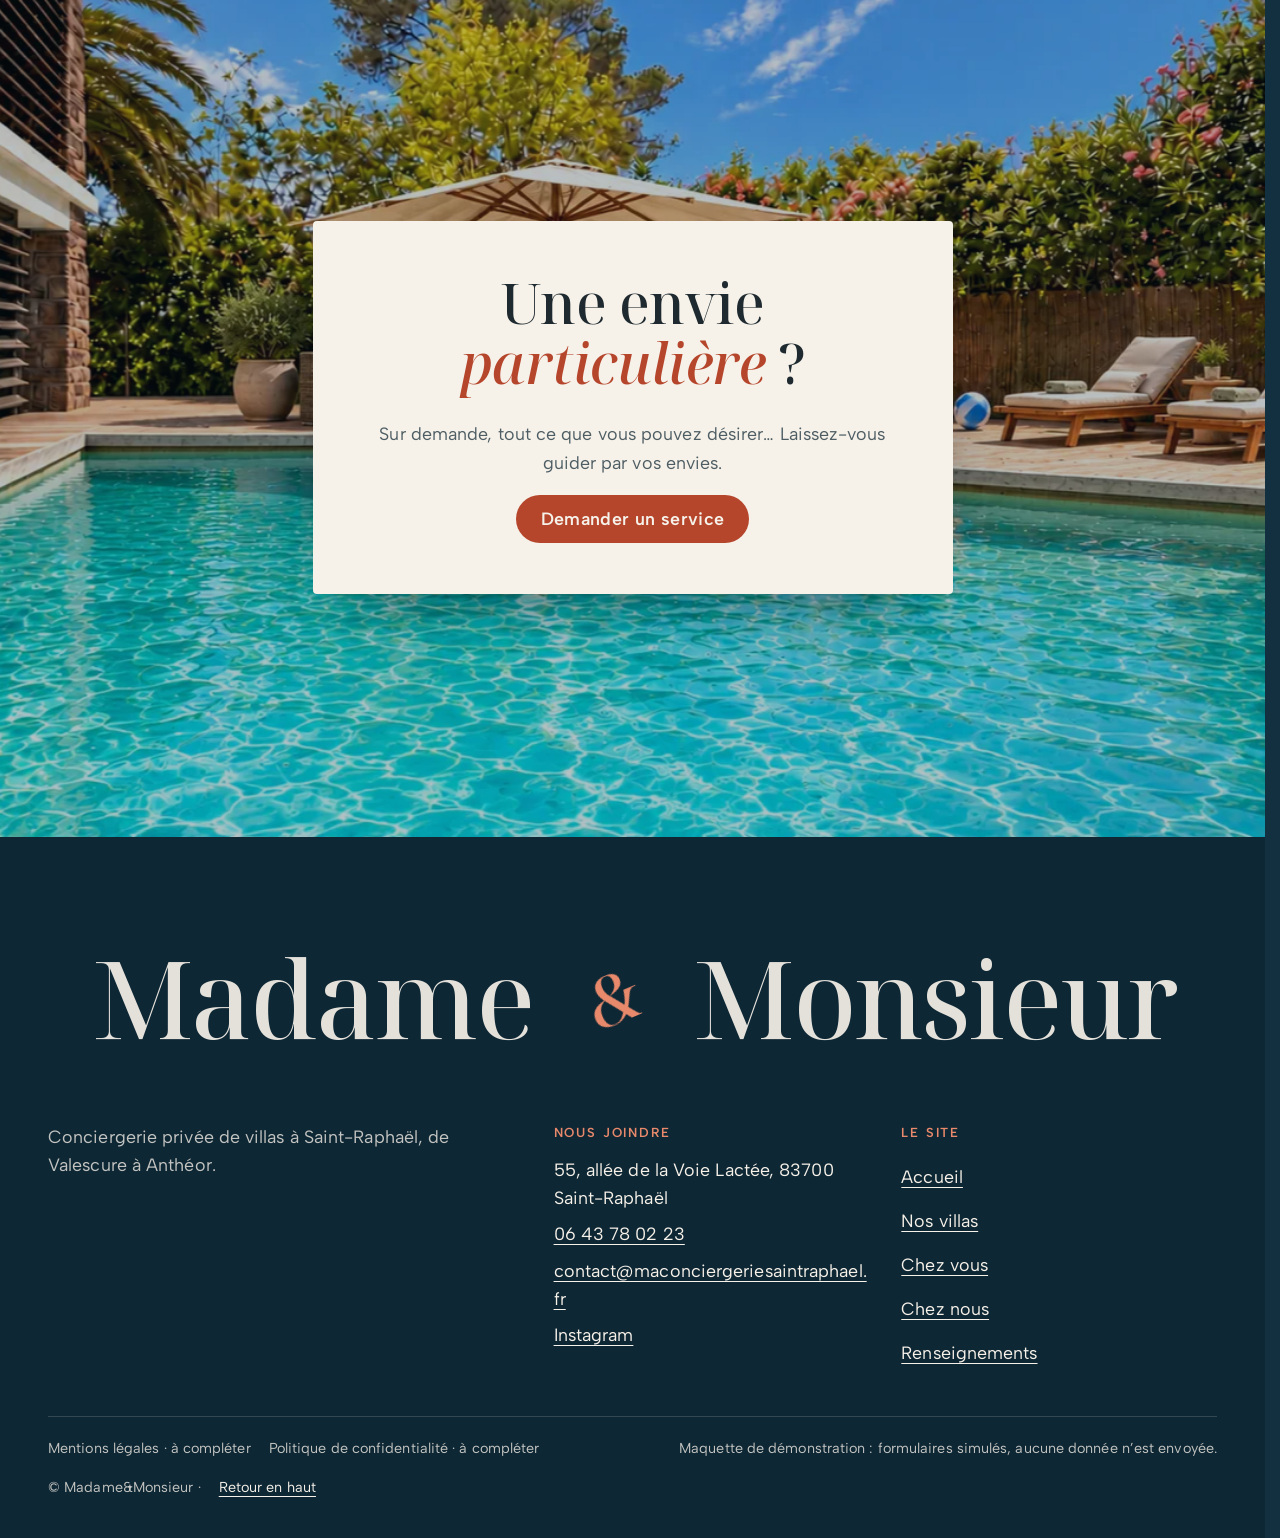
<file: chez-vous.html>
<!doctype html>
<html lang="fr" data-v="2" data-curseur>
<head>
<meta charset="utf-8">
<meta name="viewport" content="width=device-width, initial-scale=1, viewport-fit=cover">
<title>Chez vous · Les services de Madame&amp;Monsieur</title>
<meta name="description" content="Accueil personnalisé, linge de qualité hôtelière, gouvernante, chef à domicile, transferts privés : le séjour en bien mieux.">
<meta name="robots" content="noindex, nofollow">
<link rel="canonical" href="https://superhostraph-maquette.vercel.app/chez-vous">
<style>:root{--fond:#f6f1e9;--texte:#1e2a2f;--voile-fond:#12303f;--ouverture-fond:#12303f;--menu-fond:#f6f1e9}:root { --entete-h: 72px; --barres-h: 0px; } html { background: var(--fond); color: var(--texte); scrollbar-gutter: stable; } body { margin: 0; background: var(--fond); } html.js:not(.secours):not([data-arrivee="retour"]) [data-anime] { opacity: 0; } html.js:not(.secours):not([data-arrivee="retour"]) [data-anime].vu { opacity: 1; } [data-voile] { position: fixed; inset: 0; z-index: 900; background: var(--voile-fond); transform: translateY(100%); visibility: hidden; pointer-events: none; } html[data-arrivee="voile"]:not(.voile-leve):not(.secours) [data-voile] { transform: none; visibility: visible; } html.secours [data-voile] { visibility: hidden !important; } .ouverture-panneau { position: fixed; inset: 0; z-index: 850; display: none; place-content: center; justify-items: center; background: var(--ouverture-fond, var(--voile-fond)); color: var(--fond); text-align: center; } html.js[data-arrivee="intro"]:not(.secours):not(.intro-finie) .ouverture-panneau { display: grid; } html.defilement-bloque, html.defilement-bloque body, html.js[data-arrivee="intro"]:not(.secours):not(.intro-finie), html.js[data-arrivee="intro"]:not(.secours):not(.intro-finie) body, html[data-arrivee="voile"]:not(.voile-leve):not(.secours), html[data-arrivee="voile"]:not(.voile-leve):not(.secours) body { overflow: hidden; } html.js[data-arrivee="intro"]:not(.secours):not(.intro-finie) { background-color: var(--ouverture-fond, var(--voile-fond)); } html[data-arrivee="voile"]:not(.voile-leve):not(.secours) { background-color: var(--voile-fond); }</style>
<script>(function () {
var d = document.documentElement, ss = null, ls = null;
try { ss = window.sessionStorage; ls = window.localStorage; } catch (e) {}
d.classList.add('js');
var nav = performance.getEntriesByType ? performance.getEntriesByType('navigation')[0] : null;
var type = nav ? nav.type : 'navigate';
var depart = null;
try { depart = JSON.parse(ss.getItem('socle:depart') || 'null'); ss.removeItem('socle:depart'); } catch (e) {}
if (depart && !(Date.now() - depart.t < 15000)) depart = null;
var mode = type === 'back_forward' ? 'retour' : type === 'reload' ? 'intro' : depart ? 'voile' : 'intro';
d.setAttribute('data-arrivee', mode);
if (mode === 'voile' && depart.couleur) d.style.setProperty('--voile-fond', depart.couleur);
if (type === 'reload' && 'scrollRestoration' in history) {
history.scrollRestoration = 'manual';
}
try {
var choisie = ls && ls.getItem('socle:langue');
var langue = (d.lang || '').slice(0, 2);
if (choisie && choisie !== langue && type === 'navigate' && !depart) {
var alt = document.querySelector('link[rel="alternate"][hreflang="' + choisie + '"]');
if (alt) location.replace(new URL(alt.href).pathname + location.search + location.hash);
}
} catch (e) {}
setTimeout(function () { if (!d.classList.contains('demarre')) d.classList.add('secours'); }, 2000);
})();</script>
<link rel="preload" href="/assets/fonts/noto-serif-display-500.woff2" as="font" type="font/woff2" crossorigin>
<link rel="preload" href="/assets/fonts/albert-sans-400.woff2" as="font" type="font/woff2" crossorigin>
<link rel="stylesheet" href="/assets/css/socle.css?v=2">
<link rel="stylesheet" href="/assets/css/site.css?v=2">
<link rel="modulepreload" href="/assets/js/site.js?v=2">
<link rel="modulepreload" href="/assets/js/socle/index.js?v=2">
<script src="/assets/vendor/gsap.min.js" defer></script>
<script src="/assets/vendor/ScrollTrigger.min.js" defer></script>
<script src="/assets/vendor/SplitText.min.js" defer></script>
<script type="module" src="/assets/js/site.js?v=2"></script>
<meta name="theme-color" content="#f6f1e9">
<link rel="icon" href="/assets/images/favicon.svg" type="image/svg+xml">
<link rel="apple-touch-icon" href="/assets/images/apple-touch-icon.png">
<meta property="og:type" content="website">
<meta property="og:site_name" content="Madame&amp;Monsieur">
<meta property="og:locale" content="fr_FR">
<meta property="og:title" content="Chez vous · Les services de Madame&amp;Monsieur">
<meta property="og:description" content="Accueil personnalisé, linge de qualité hôtelière, gouvernante, chef à domicile, transferts privés : le séjour en bien mieux.">
<meta property="og:url" content="https://superhostraph-maquette.vercel.app/chez-vous">
<meta property="og:image" content="https://superhostraph-maquette.vercel.app/assets/partage/chez-vous-fr.jpg">
<meta property="og:image:width" content="1200">
<meta property="og:image:height" content="630">
<meta property="og:image:alt" content="Lit fait à l’arrivée avec du linge blanc">
<meta name="twitter:card" content="summary_large_image">
<script type="application/ld+json">{"@context":"https://schema.org","@type":"LodgingBusiness","name":"Madame&Monsieur","description":"Conciergerie privée : collection de villas en location saisonnière à Saint-Raphaël, de Valescure à Anthéor.","telephone":"+33643780223","email":"contact@maconciergeriesaintraphael.fr","address":{"@type":"PostalAddress","streetAddress":"55, allée de la Voie Lactée","postalCode":"83700","addressLocality":"Saint-Raphaël","addressCountry":"FR"},"areaServed":"Saint-Raphaël, Var","sameAs":["https://www.instagram.com/madametmonsieur_conciergerie/"]}</script>
</head>
<body id="haut">
<div data-voile data-forme="persiennes" aria-hidden="true"><div class="voile-contenu"><span class="voile-amp">&amp;</span><span data-voile-libelle>Chez vous</span></div></div>
<div class="ouverture-panneau" data-ouverture data-gouttiere="#12303f" aria-hidden="true">
  <div class="volet volet--g"><div class="volet-lames"><span class="lame" style="--i:0"></span><span class="lame" style="--i:1"></span><span class="lame" style="--i:2"></span><span class="lame" style="--i:3"></span><span class="lame" style="--i:4"></span><span class="lame" style="--i:5"></span><span class="lame" style="--i:6"></span><span class="lame" style="--i:7"></span><span class="lame" style="--i:8"></span><span class="lame" style="--i:9"></span><span class="lame" style="--i:10"></span><span class="lame" style="--i:11"></span><span class="lame" style="--i:12"></span><span class="lame" style="--i:13"></span></div><span class="volet-mot">Madame</span></div>
  <div class="volet volet--d"><div class="volet-lames"><span class="lame" style="--i:0"></span><span class="lame" style="--i:1"></span><span class="lame" style="--i:2"></span><span class="lame" style="--i:3"></span><span class="lame" style="--i:4"></span><span class="lame" style="--i:5"></span><span class="lame" style="--i:6"></span><span class="lame" style="--i:7"></span><span class="lame" style="--i:8"></span><span class="lame" style="--i:9"></span><span class="lame" style="--i:10"></span><span class="lame" style="--i:11"></span><span class="lame" style="--i:12"></span><span class="lame" style="--i:13"></span></div><span class="volet-mot">Monsieur</span></div>
  <span class="ouverture-amp" data-ouverture-objet>&amp;</span>
  <p class="ouverture-ligne">Conciergerie privée · Saint-Raphaël</p>
</div>
<a class="evitement" href="#contenu">Aller au contenu</a>
<header data-entete>
  <div class="entete-rangee">
    <a class="entete-logo" href="/" data-libelle="Accueil" aria-label="Madame&amp;Monsieur, retour à l’accueil">
      <span class="marque" aria-hidden="true">Madame<em class="marque-amp" data-marque-amp>&amp;</em>Monsieur</span>
    </a>
    <nav data-nav aria-label="Navigation principale">
      <ul><li><a href="/nos-villas" data-libelle="Nos villas">Nos villas</a></li><li><a href="/chez-vous" data-libelle="Chez vous" aria-current="page">Chez vous</a></li><li><a href="/chez-nous" data-libelle="Chez nous">Chez nous</a></li><li><a href="/renseignements" data-libelle="Renseignements">Renseignements</a></li></ul>
    </nav>
    <div class="entete-actions">
      <a class="bouton" href="/renseignements" data-libelle="Renseignements">Demander un séjour</a>
      <button type="button" data-menu-bouton aria-controls="menu" aria-expanded="false" data-libelle-ouvrir="Menu" data-libelle-fermer="Fermer"><span data-libelle-bouton>Menu</span></button>
      <a class="menu-sansjs" href="#menu" data-menu-lien>Menu</a>
    </div>
  </div>
</header>
<script>/* Avant le premier affichage : rangées de la navigation (même règle que ajusterNav dans assets/js/socle/entete.js)
   et hauteur réelle de l'en-tête, pour que rien ne saute quand le JavaScript du site prend la main. */
(function () {
  var h = document.documentElement, u = document.querySelector('[data-nav] ul'), e = document.querySelector('[data-entete]');
  if (u) {
    var deborde = function () { return u.scrollWidth > u.clientWidth + 1; }, c = deborde();
    if (c && window.matchMedia('(min-width: 900px)').matches) {
      h.classList.add('nav-deux-rangees'); c = deborde();
      if (c) { h.classList.add('nav-deux-lignes'); var a = u.querySelector('a'); c = !a || u.getBoundingClientRect().height > a.getBoundingClientRect().height * 2.5; }
      if (c) h.classList.remove('nav-deux-rangees', 'nav-deux-lignes');
    }
    if (c) h.classList.add('nav-compacte');
  }
  if (e) h.style.setProperty('--entete-h', Math.round(e.getBoundingClientRect().height) + 'px');
})();</script>
<span id="menu-ferme" aria-hidden="true"></span>
<div id="menu" data-menu role="dialog" aria-modal="true" aria-label="Menu">
  <p class="menu-sansjs-fermer"><a href="#menu-ferme">Fermer</a></p>
  <ul><li style="--i:0"><a href="/" class="menu-lien" data-libelle="Accueil">Accueil</a></li><li style="--i:1"><a href="/nos-villas" class="menu-lien" data-libelle="Nos villas">Nos villas</a></li><li style="--i:2"><a href="/chez-vous" class="menu-lien" data-libelle="Chez vous" aria-current="page">Chez vous</a></li><li style="--i:3"><a href="/chez-nous" class="menu-lien" data-libelle="Chez nous">Chez nous</a></li><li style="--i:4"><a href="/renseignements" class="menu-lien" data-libelle="Renseignements">Renseignements</a></li></ul>
  <p class="menu-actions"><a class="bouton" href="/renseignements" data-libelle="Renseignements">Demander un séjour</a> <a class="bouton bouton--contour" href="tel:+33643780223">Appeler 06 43 78 02 23</a></p>
</div>
<main id="contenu" tabindex="-1">
<section class="ouv-scindee" id="debut">
  <div class="ouv-scindee-texte">
    <p class="surtitre ouv-anim">Les services</p>
    <h1 class="ouv-titre ouv-titre--sombre"><span class="ligne"><span class="ligne-in">Chez vous…</span></span><span class="ligne"><span class="ligne-in"><em>en bien mieux</em></span></span></h1>
    <p class="chapo ouv-anim masque-ecran-bas">Nous voulons faire plus que vous trouver un lieu de vie pour vos vacances : des services disponibles sur demande, pendant tout votre séjour.</p>
    <p class="ouv-actions ouv-anim"><a class="bouton" href="#services" data-action-principale>Composer mon séjour</a></p>
    <p class="ouv-info ouv-info--sombre ouv-anim" data-info-cle>Service haute couture dès votre arrivée</p>
  </div>
  <div class="ouv-scindee-image" data-iris-centre>
    <figure class="media ouv-scindee-media" data-fx="parallaxe" data-fx-force="8" style="--cadrage:50% 49%;--cadrage-mobile:50% 49%">
  <picture><source media="(max-width: 760px) and (orientation: portrait)" srcset="/assets/images/ouverture-chez-vous-mobile-640.webp 640w, /assets/images/ouverture-chez-vous-mobile-1080.webp 1080w" sizes="(max-width: 760px) 100vw, 55vw">
    <img src="/assets/images/ouverture-chez-vous-1280.webp" srcset="/assets/images/ouverture-chez-vous-640.webp 640w, /assets/images/ouverture-chez-vous-960.webp 960w, /assets/images/ouverture-chez-vous-1280.webp 1280w, /assets/images/ouverture-chez-vous-1536.webp 1536w" sizes="(max-width: 760px) 100vw, 55vw" alt="Lit fait à l’arrivée, linge blanc de qualité hôtelière, à La Palmeraie" width="1280" height="853" fetchpriority="high" loading="eager" decoding="async">
  </picture>
</figure>
    <span class="drap" aria-hidden="true"></span>
  </div>
</section>
<section class="temps" id="temps">
  <div class="conteneur">
    <h2 class="titre-section" data-anime="lignes">Votre séjour, <em>en quatre temps</em></h2>
    <div class="temps-frise">
      <svg class="temps-trait" viewBox="0 0 1000 40" preserveAspectRatio="none" aria-hidden="true" data-fx="trace"><path d="M4 22 C 160 6, 330 36, 500 20 S 840 6, 996 20" fill="none" stroke="currentColor" stroke-width="2.5" stroke-linecap="round"/></svg>
      <ol class="temps-liste" data-anime="cascade">
        <li><span class="temps-point" aria-hidden="true"></span><h3>Avant</h3><p>Courses faites avant votre arrivée, transfert privé depuis l’aéroport ou la gare.</p></li><li><span class="temps-point" aria-hidden="true"></span><h3>À l’arrivée</h3><p>Accueil personnalisé, kit d’accueil, lits faits avec un linge de qualité hôtelière.</p></li><li><span class="temps-point" aria-hidden="true"></span><h3>Pendant</h3><p>Ménage quotidien, gouvernante de villa, chef à domicile, coach sportif, sorties en bateau.</p></li><li><span class="temps-point" aria-hidden="true"></span><h3>Au départ</h3><p>Départ tardif possible quand la villa n’est pas relouée le soir même.</p></li>
      </ol>
    </div>
  </div>
</section>
<section class="familles" id="services">
  <div class="conteneur">
    <h2 class="titre-section" data-anime="lignes">Ce que nous faisons <em>pour vous</em></h2>
  </div>
  <div class="familles-scene" data-familles>
    <div class="familles-pile" data-familles-pile aria-hidden="true"><p class="familles-index" data-familles-index>01 / 06</p></div>
    <div class="familles-liste">
  <article class="famille" id="service-accueil" data-famille="0">
    <div class="famille-images">
      <figure class="media famille-media famille-media--grande" style="--cadrage:32% 50%">
  <picture>
    <img src="/assets/images/service-accueil-1280.webp" srcset="/assets/images/service-accueil-640.webp 640w, /assets/images/service-accueil-960.webp 960w, /assets/images/service-accueil-1280.webp 1280w" sizes="(max-width: 760px) 100vw, 50vw" alt="Lits jumeaux faits avec des serviettes pliées en éléphants à La Soleada" width="1280" height="853" loading="lazy" decoding="async">
  </picture>
</figure>
    </div>
    <div class="famille-texte">
      <p class="famille-numero" aria-hidden="true">01</p>
      <h3 class="famille-titre" data-anime="lignes">Service haute couture dès votre arrivée</h3>
      <p data-anime>Accueil personnalisé, kit d’accueil, linge de maison de qualité hôtelière, lits faits à votre arrivée : l’attention portée aux détails.</p>
      <ul class="famille-points" data-anime="cascade"><li>Accueil personnalisé</li><li>Kit d’accueil</li><li>Linge de qualité hôtelière</li><li>Lits faits à l’arrivée</li></ul>
      <figure class="media famille-media famille-media--petite" data-grok data-anime="rideau" style="--cadrage:52% 52%">
  <picture>
    <img src="/assets/images/grok/service-cles-1168.webp" srcset="/assets/images/grok/service-cles-640.webp 640w, /assets/images/grok/service-cles-960.webp 960w, /assets/images/grok/service-cles-1168.webp 1168w" sizes="(max-width: 760px) 50vw, 18vw" alt="Clé de villa posée sur une serviette pliée, avec un brin de lavande" width="1168" height="779" loading="lazy" decoding="async">
  </picture><figcaption class="mention-ia">Illustration générée</figcaption>
</figure>
    </div>
  </article><article class="famille famille--inverse" id="service-entretien" data-famille="1">
    <div class="famille-images">
      <figure class="media famille-media famille-media--grande" data-grok style="--cadrage:60% 41%">
  <picture>
    <img src="/assets/images/grok/service-entretien-1168.webp" srcset="/assets/images/grok/service-entretien-640.webp 640w, /assets/images/grok/service-entretien-960.webp 960w, /assets/images/grok/service-entretien-1168.webp 1168w" sizes="(max-width: 760px) 100vw, 50vw" alt="Îlot de cuisine impeccable, bouquet d’hortensias blancs" width="1168" height="779" loading="lazy" decoding="async">
  </picture><figcaption class="mention-ia">Illustration générée</figcaption>
</figure>
    </div>
    <div class="famille-texte">
      <p class="famille-numero" aria-hidden="true">02</p>
      <h3 class="famille-titre" data-anime="lignes">Une maison toujours prête</h3>
      <p data-anime>Nettoyage et préparation de la villa, ménage quotidien et, si vous le souhaitez, une gouvernante de villa dédiée.</p>
      <ul class="famille-points" data-anime="cascade"><li>Ménage quotidien</li><li>Gouvernante de villa</li><li>Préparation avant l’arrivée</li></ul>
    </div>
  </article><article class="famille" id="service-mobilite" data-famille="2">
    <div class="famille-images">
      <figure class="media famille-media famille-media--grande" data-grok style="--cadrage:49% 50%">
  <picture>
    <img src="/assets/images/grok/service-transfert-1168.webp" srcset="/assets/images/grok/service-transfert-640.webp 640w, /assets/images/grok/service-transfert-960.webp 960w, /assets/images/grok/service-transfert-1168.webp 1168w" sizes="(max-width: 760px) 100vw, 50vw" alt="Berline sombre portière ouverte dans une allée de lavande" width="1168" height="779" loading="lazy" decoding="async">
  </picture><figcaption class="mention-ia">Illustration générée</figcaption>
</figure>
    </div>
    <div class="famille-texte">
      <p class="famille-numero" aria-hidden="true">03</p>
      <h3 class="famille-titre" data-anime="lignes">Vos déplacements</h3>
      <p data-anime>Un véhicule à disposition et des transferts privés, de l’aéroport ou de la gare jusqu’à la porte de la villa.</p>
      <ul class="famille-points" data-anime="cascade"><li>Transferts privés</li><li>Location de véhicule</li></ul>
    </div>
  </article><article class="famille famille--inverse" id="service-table" data-famille="3">
    <div class="famille-images">
      <figure class="media famille-media famille-media--grande" data-grok style="--cadrage:54% 51%">
  <picture>
    <img src="/assets/images/grok/service-chef-1168.webp" srcset="/assets/images/grok/service-chef-640.webp 640w, /assets/images/grok/service-chef-960.webp 960w, /assets/images/grok/service-chef-1168.webp 1168w" sizes="(max-width: 760px) 100vw, 50vw" alt="Tomates anciennes, huile d’olive, basilic et casserole de cuivre sur un plan de marbre" width="1168" height="779" loading="lazy" decoding="async">
  </picture><figcaption class="mention-ia">Illustration générée</figcaption>
</figure>
    </div>
    <div class="famille-texte">
      <p class="famille-numero" aria-hidden="true">04</p>
      <h3 class="famille-titre" data-anime="lignes">À table</h3>
      <p data-anime>Petits-déjeuners, corbeille de fruits, extras, courses faites avant votre arrivée, et un chef ou une cheffe à domicile.</p>
      <ul class="famille-points" data-anime="cascade"><li>Petits-déjeuners</li><li>Courses avant l’arrivée</li><li>Chef à domicile</li></ul>
      <figure class="media famille-media famille-media--petite" data-anime="rideau" style="--cadrage:51% 51%">
  <picture>
    <img src="/assets/images/service-table-1280.webp" srcset="/assets/images/service-table-640.webp 640w, /assets/images/service-table-960.webp 960w, /assets/images/service-table-1280.webp 1280w" sizes="(max-width: 760px) 50vw, 18vw" alt="Table dressée sur la terrasse des Camelias" width="1280" height="853" loading="lazy" decoding="async">
  </picture>
</figure>
    </div>
  </article><article class="famille" id="service-famille" data-famille="4">
    <div class="famille-images">
      <figure class="media famille-media famille-media--grande" data-grok style="--cadrage:40% 44%">
  <picture>
    <img src="/assets/images/grok/service-bebe-1168.webp" srcset="/assets/images/grok/service-bebe-640.webp 640w, /assets/images/grok/service-bebe-960.webp 960w, /assets/images/grok/service-bebe-1168.webp 1168w" sizes="(max-width: 760px) 100vw, 50vw" alt="Lit à barreaux blanc avec langes pliés dans une chambre ensoleillée" width="1168" height="779" loading="lazy" decoding="async">
  </picture><figcaption class="mention-ia">Illustration générée</figcaption>
</figure>
    </div>
    <div class="famille-texte">
      <p class="famille-numero" aria-hidden="true">05</p>
      <h3 class="famille-titre" data-anime="lignes">Famille et bien-être</h3>
      <p data-anime>Le nécessaire pour bébé prêt à votre arrivée, et un coach sportif qui vient jusqu’à vous.</p>
      <ul class="famille-points" data-anime="cascade"><li>Nécessaire bébé</li><li>Coach sportif à domicile</li></ul>
      <figure class="media famille-media famille-media--petite" data-grok data-anime="rideau" style="--cadrage:46% 39%">
  <picture>
    <img src="/assets/images/grok/service-coach-1168.webp" srcset="/assets/images/grok/service-coach-640.webp 640w, /assets/images/grok/service-coach-960.webp 960w, /assets/images/grok/service-coach-1168.webp 1168w" sizes="(max-width: 760px) 50vw, 18vw" alt="Tapis de yoga roulé et serviette sur le bord d’une piscine au lever du soleil" width="1168" height="779" loading="lazy" decoding="async">
  </picture><figcaption class="mention-ia">Illustration générée</figcaption>
</figure>
    </div>
  </article><article class="famille famille--inverse" id="service-demande" data-famille="5">
    <div class="famille-images">
      <figure class="media famille-media famille-media--grande" data-grok style="--cadrage:67% 41%">
  <picture>
    <img src="/assets/images/grok/service-bateau-1168.webp" srcset="/assets/images/grok/service-bateau-640.webp 640w, /assets/images/grok/service-bateau-960.webp 960w, /assets/images/grok/service-bateau-1168.webp 1168w" sizes="(max-width: 760px) 100vw, 50vw" alt="Bateau en bois amarré dans une crique turquoise entre des rochers rouges" width="1168" height="779" loading="lazy" decoding="async">
  </picture><figcaption class="mention-ia">Illustration générée</figcaption>
</figure>
    </div>
    <div class="famille-texte">
      <p class="famille-numero" aria-hidden="true">06</p>
      <h3 class="famille-titre" data-anime="lignes">Sur demande</h3>
      <p data-anime>Tout ce que vous pouvez désirer : une sortie en bateau, une table réservée, une envie de dernière minute. Laissez-vous guider par vos envies.</p>
      <ul class="famille-points" data-anime="cascade"><li>Location de bateau</li><li>Services sur mesure</li></ul>
    </div>
  </article>
    </div>
  </div>
</section>
<section class="inclus" id="inclus">
  <div class="conteneur inclus-grille">
    <h2 class="titre-section" data-anime="lignes">Dans nos villas, <em>d’office</em></h2>
    <ul class="inclus-liste" data-anime="cascade">
      <li><svg class="coche" viewBox="0 0 24 24" aria-hidden="true"><path d="M4 12.5l5 5L20 6.5" fill="none" stroke="currentColor" stroke-width="2.2" stroke-linecap="round" stroke-linejoin="round"/></svg>Linge de maison et serviettes de qualité hôtelière</li><li><svg class="coche" viewBox="0 0 24 24" aria-hidden="true"><path d="M4 12.5l5 5L20 6.5" fill="none" stroke="currentColor" stroke-width="2.2" stroke-linecap="round" stroke-linejoin="round"/></svg>Lits faits à votre arrivée</li><li><svg class="coche" viewBox="0 0 24 24" aria-hidden="true"><path d="M4 12.5l5 5L20 6.5" fill="none" stroke="currentColor" stroke-width="2.2" stroke-linecap="round" stroke-linejoin="round"/></svg>Accueil personnalisé</li><li><svg class="coche" viewBox="0 0 24 24" aria-hidden="true"><path d="M4 12.5l5 5L20 6.5" fill="none" stroke="currentColor" stroke-width="2.2" stroke-linecap="round" stroke-linejoin="round"/></svg>Ménage et désinfection selon les recommandations de l’OMS, avec un battement entre deux séjours</li><li><svg class="coche" viewBox="0 0 24 24" aria-hidden="true"><path d="M4 12.5l5 5L20 6.5" fill="none" stroke="currentColor" stroke-width="2.2" stroke-linecap="round" stroke-linejoin="round"/></svg>Arrivée avant 16 h possible si la villa est libre, confirmée le jour même</li><li><svg class="coche" viewBox="0 0 24 24" aria-hidden="true"><path d="M4 12.5l5 5L20 6.5" fill="none" stroke="currentColor" stroke-width="2.2" stroke-linecap="round" stroke-linejoin="round"/></svg>Départ tardif possible si la villa n’est pas relouée le soir</li>
    </ul>
  </div>
</section>
<section class="appel" id="appel">
  <figure class="media appel-media" data-fx="zoom" data-fx-force="12" style="--cadrage:49% 66%;--cadrage-mobile:50% 68%">
  <picture><source media="(max-width: 760px) and (orientation: portrait)" srcset="/assets/images/appel-chez-vous-mobile-640.webp 640w" sizes="100vw">
    <img src="/assets/images/appel-chez-vous-1440.webp" srcset="/assets/images/appel-chez-vous-960.webp 960w, /assets/images/appel-chez-vous-1440.webp 1440w, /assets/images/appel-chez-vous-1556.webp 1556w" sizes="100vw" alt="Piscine des Camelias et ses parasols" width="1440" height="810" loading="lazy" decoding="async">
  </picture>
</figure>
  <div class="appel-carte">
    <h2 data-anime="lignes">Une envie <em>particulière</em> ?</h2>
    <p data-anime>Sur demande, tout ce que vous pouvez désirer… Laissez-vous guider par vos envies.</p>
    <p class="appel-actions" data-anime><a href="/renseignements" class="bouton" data-libelle="Renseignements">Demander un service</a></p>
  </div>
</section>
</main>
<footer class="pied" id="pied">
  <p class="pied-signature" aria-hidden="true" data-effet="signature"><span>Madame</span><em>&amp;</em><span>Monsieur</span></p>
  <div class="conteneur pied-grille">
    <div class="pied-marque">
      <p class="marque marque--grande" aria-hidden="true">Madame<em class="marque-amp">&amp;</em>Monsieur</p>
      <p>Conciergerie privée de villas à Saint-Raphaël, de Valescure à Anthéor.</p>
    </div>
    <div>
      <p class="pied-titre">Nous joindre</p>
      <p>55, allée de la Voie Lactée, 83700 Saint-Raphaël<br><a href="tel:+33643780223">06 43 78 02 23</a><br><a href="mailto:contact@maconciergeriesaintraphael.fr">contact@maconciergeriesaintraphael.fr</a><br><a href="https://www.instagram.com/madametmonsieur_conciergerie/" target="_blank" rel="noopener">Instagram</a></p>
    </div>
    <nav aria-label="Le site">
      <p class="pied-titre">Le site</p>
      <ul><li><a href="/" data-libelle="Accueil">Accueil</a></li><li><a href="/nos-villas" data-libelle="Nos villas">Nos villas</a></li><li><a href="/chez-vous" data-libelle="Chez vous" aria-current="page">Chez vous</a></li><li><a href="/chez-nous" data-libelle="Chez nous">Chez nous</a></li><li><a href="/renseignements" data-libelle="Renseignements">Renseignements</a></li></ul>
    </nav>
  </div>
  <div class="conteneur pied-bas">
    <p><span>Mentions légales · à compléter</span> <span id="confidentialite">Politique de confidentialité · à compléter</span></p>
    <p>Maquette de démonstration : formulaires simulés, aucune donnée n’est envoyée.</p>
    <p>© Madame&amp;Monsieur · <a href="#haut" data-sans-transition>Retour en haut</a></p>
  </div>
</footer>
<div data-barre-fixe>
  <a class="bouton bouton--contour" href="tel:+33643780223">Appeler</a>
  <a class="bouton" href="/renseignements" data-libelle="Renseignements">Demander un séjour</a>
</div>
</body>
</html>
</file>
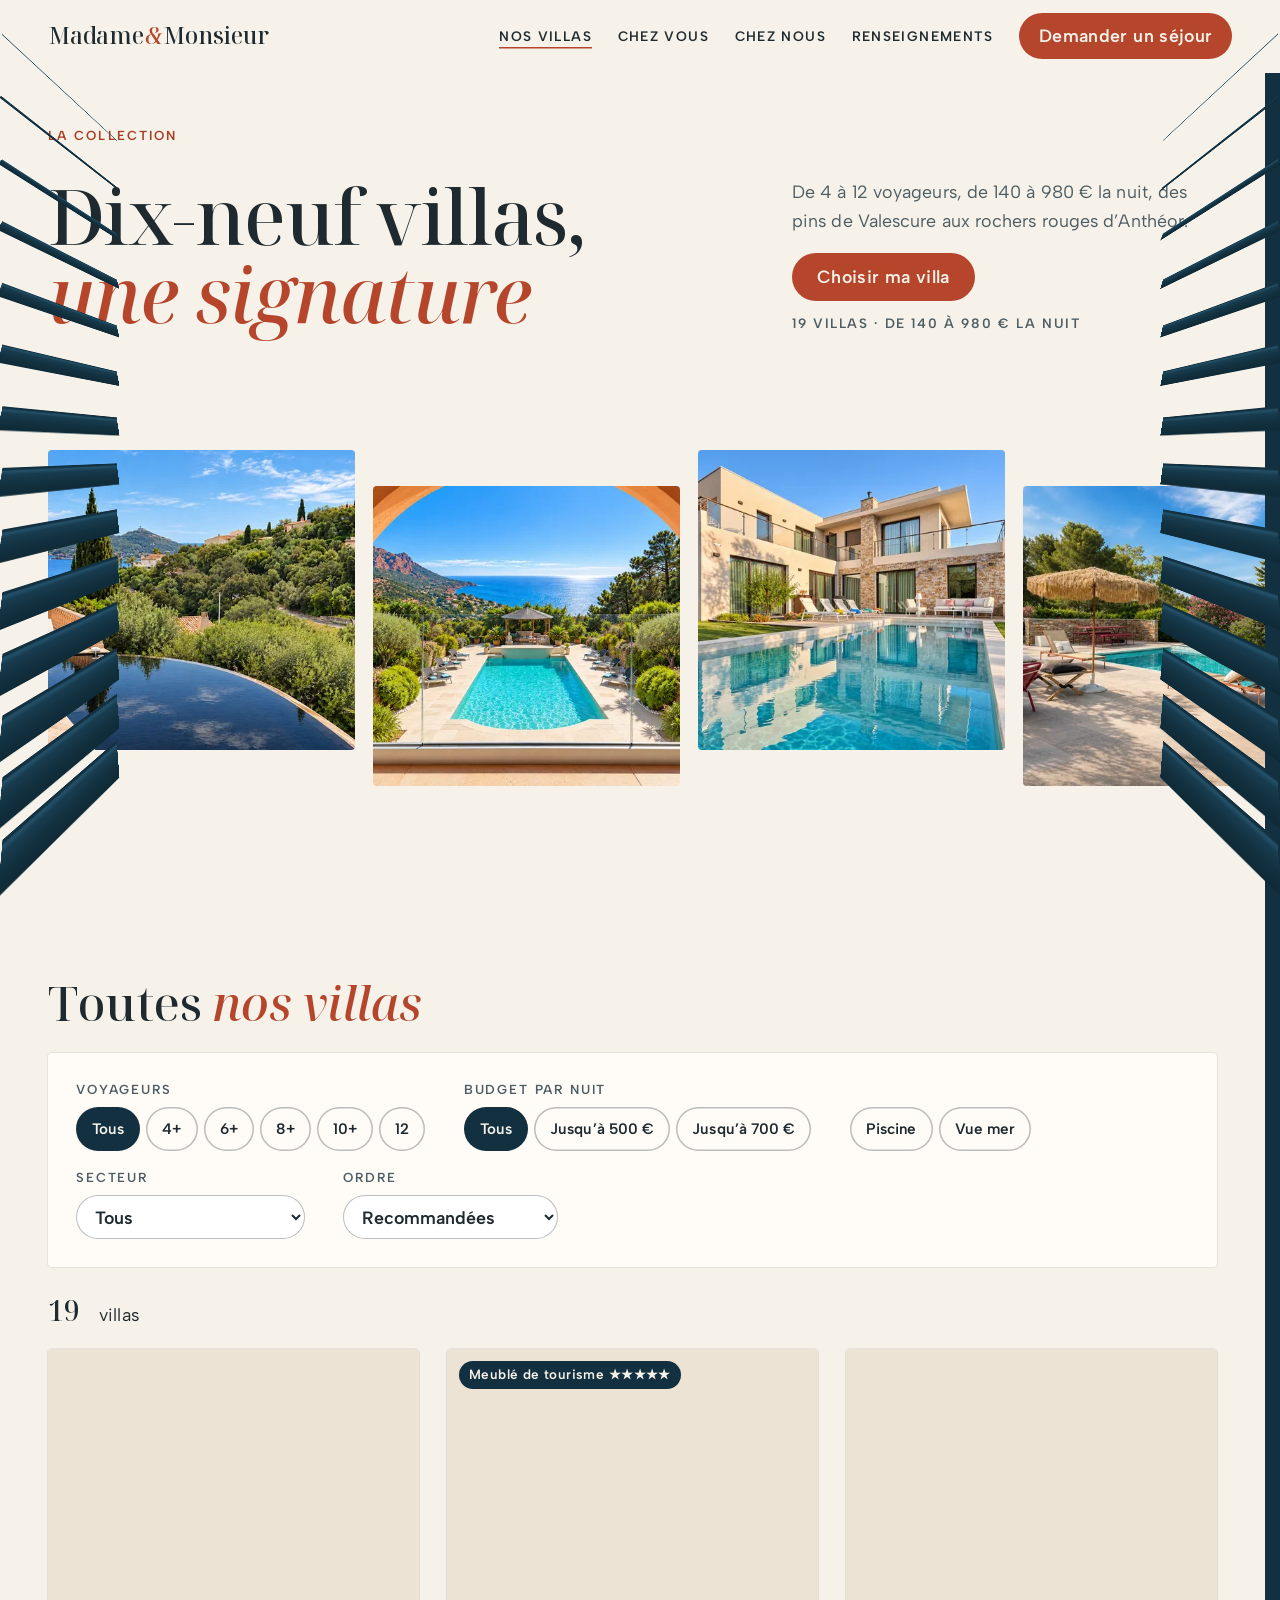
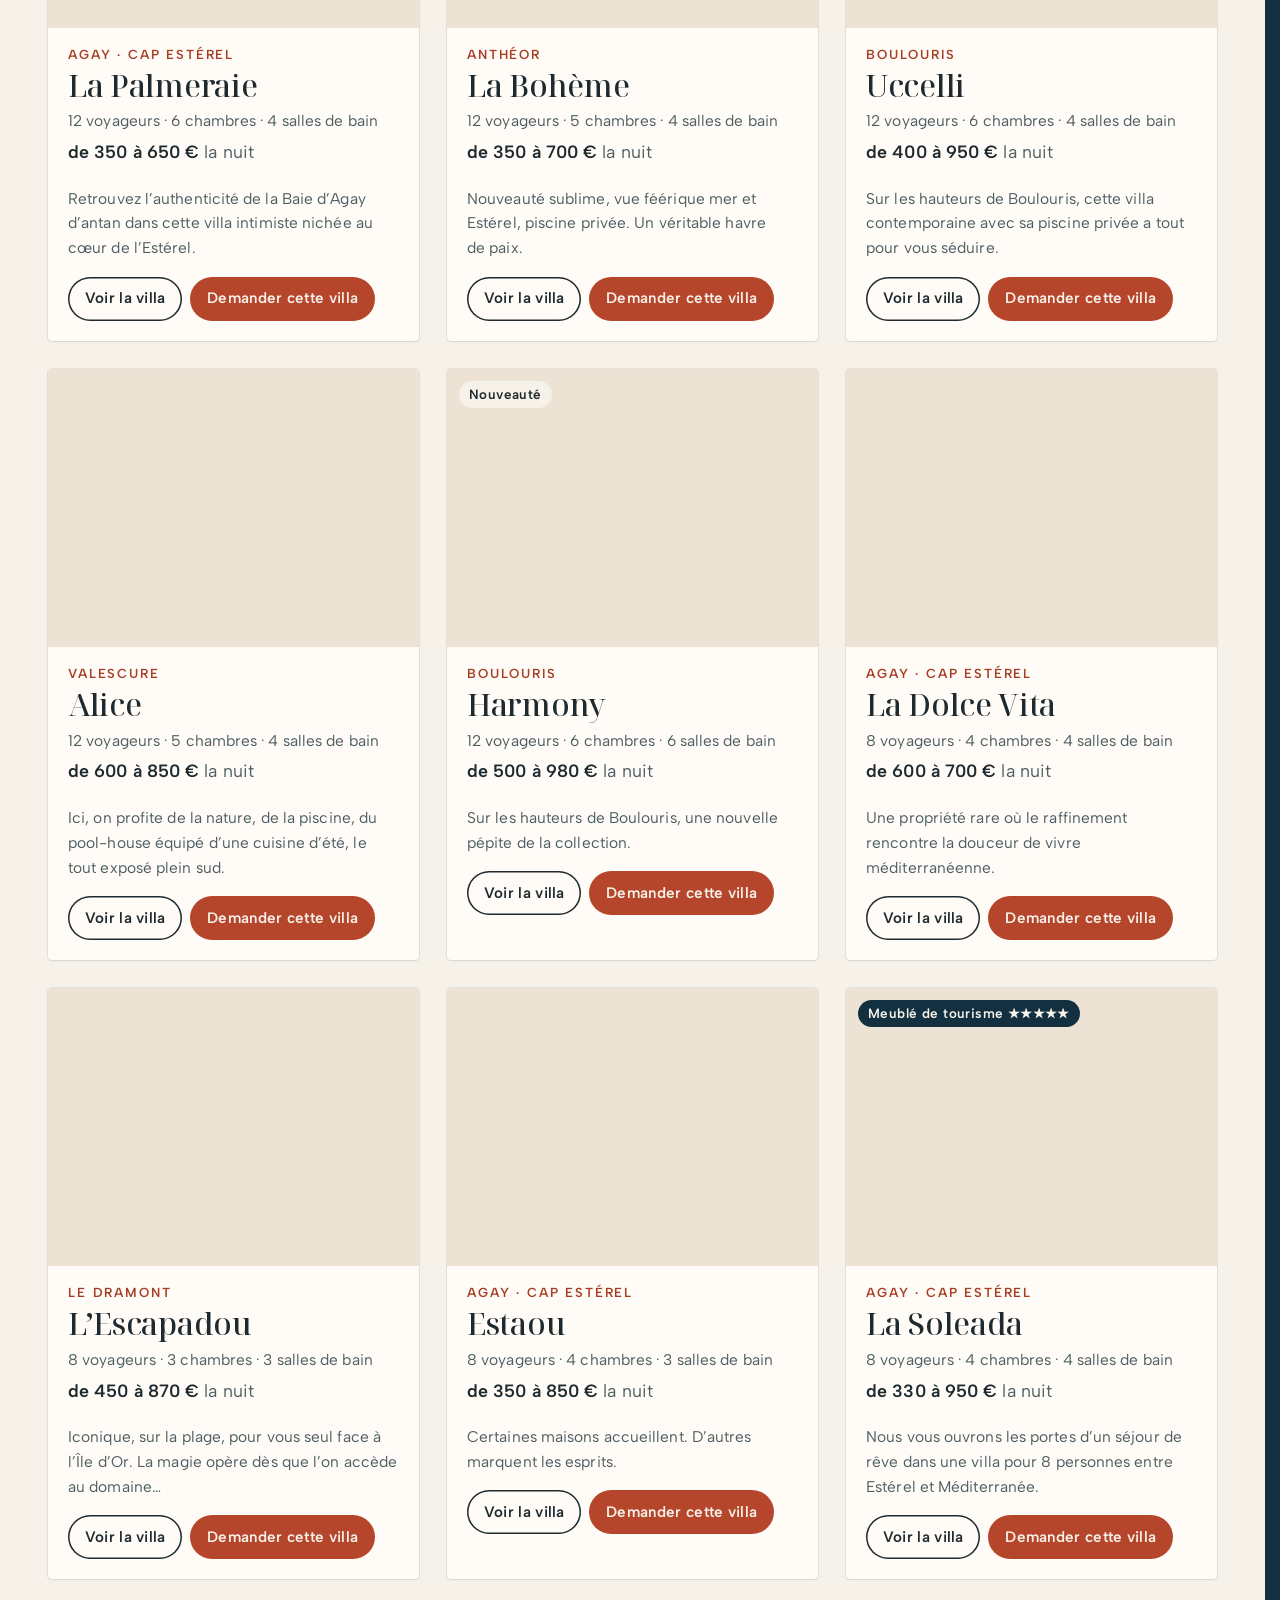
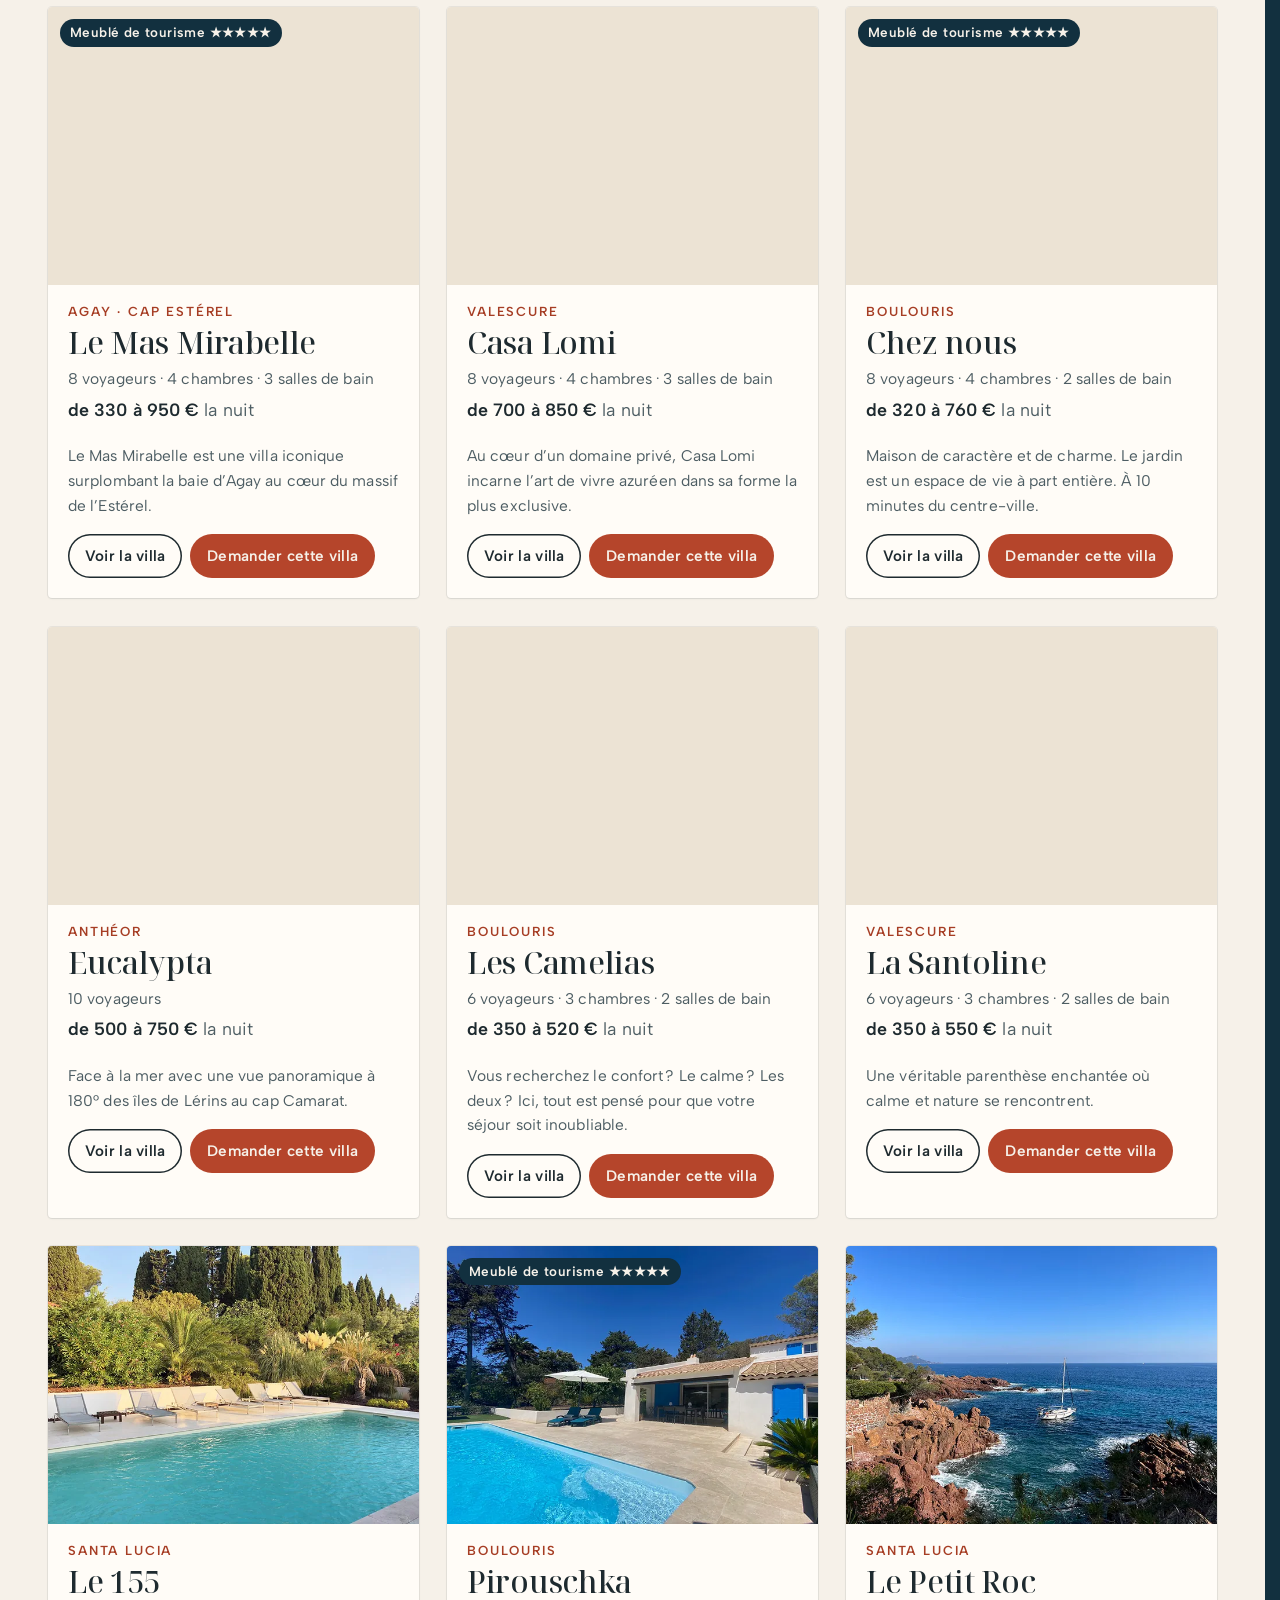
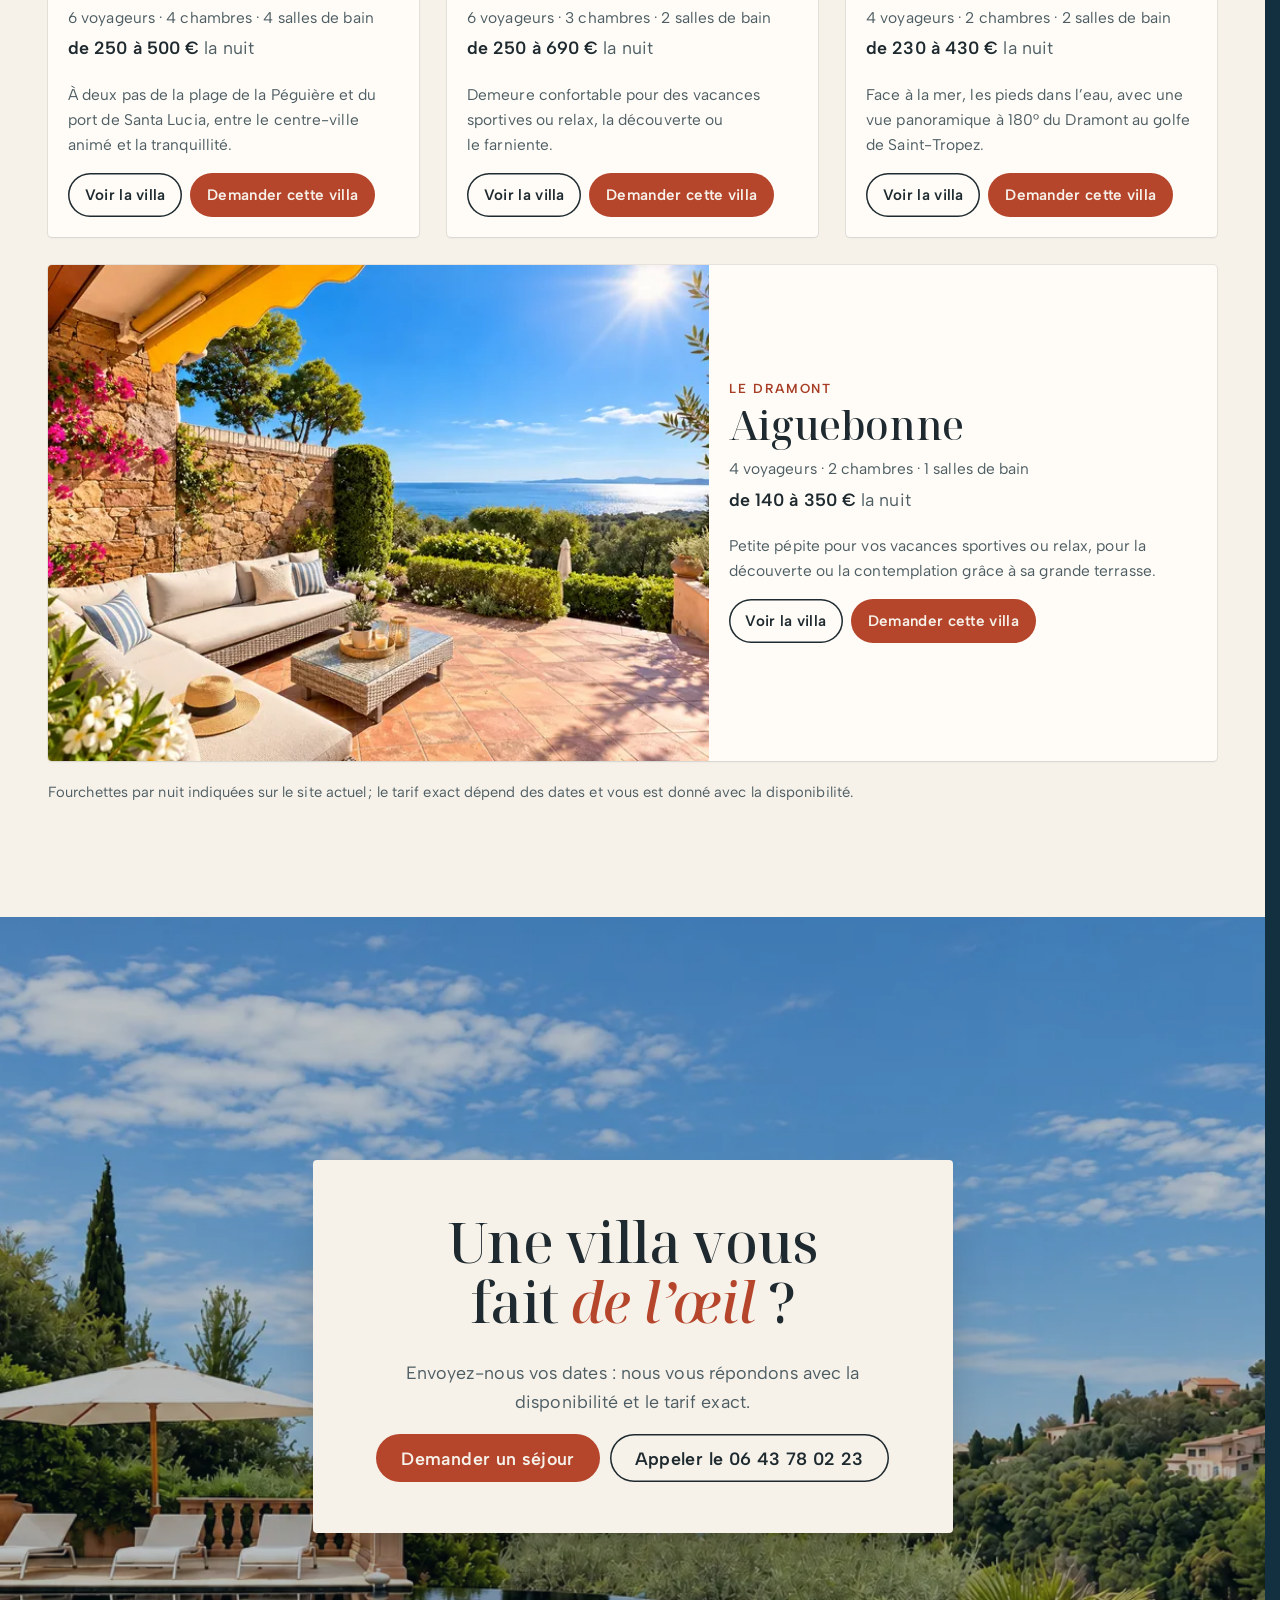
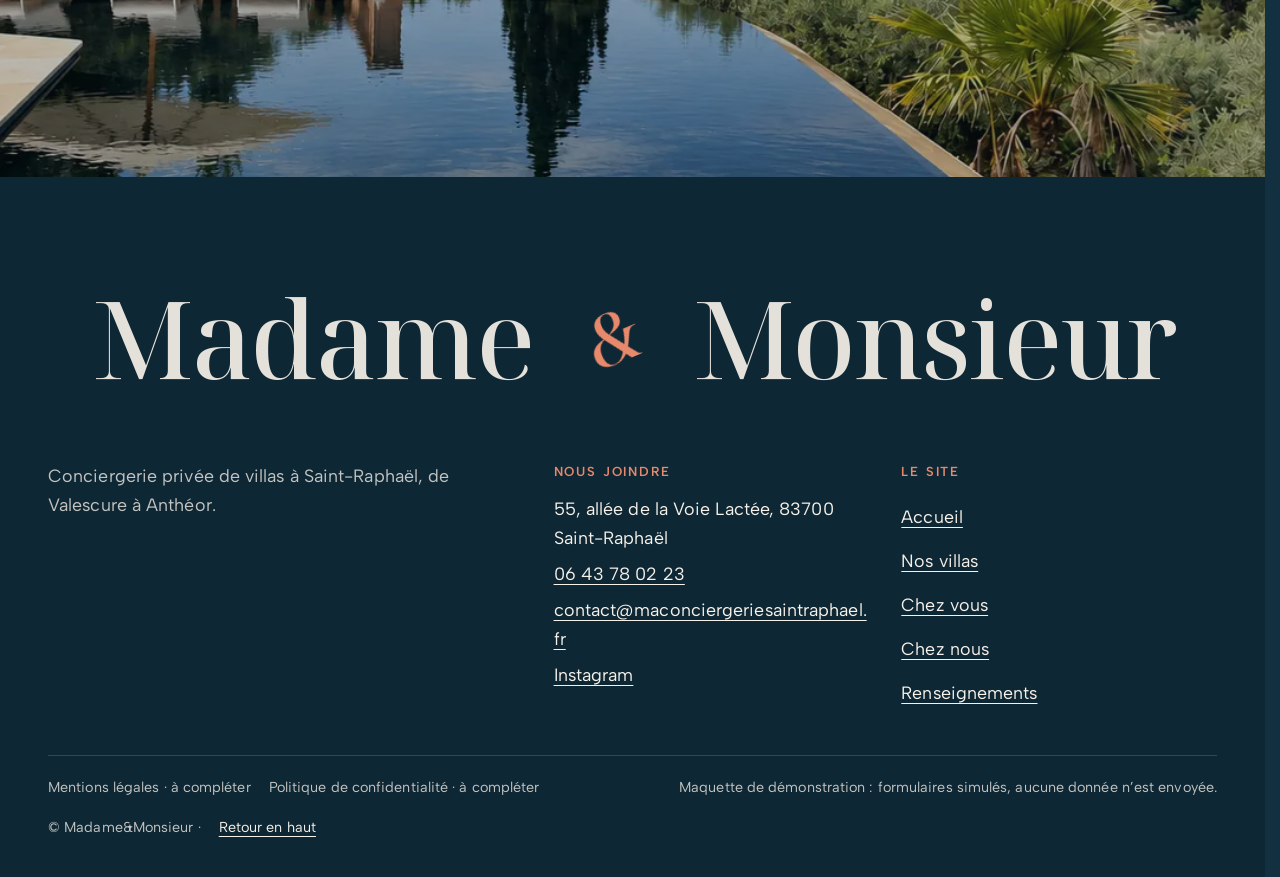
<file: nos-villas.html>
<!doctype html>
<html lang="fr" data-v="2" data-curseur>
<head>
<meta charset="utf-8">
<meta name="viewport" content="width=device-width, initial-scale=1, viewport-fit=cover">
<title>Nos villas · Madame&amp;Monsieur</title>
<meta name="description" content="Dix-neuf villas de 4 à 12 voyageurs, de Valescure à Anthéor : filtrez par voyageurs, budget, piscine, vue mer et secteur.">
<meta name="robots" content="noindex, nofollow">
<link rel="canonical" href="https://superhostraph-maquette.vercel.app/nos-villas">
<style>:root{--fond:#f6f1e9;--texte:#1e2a2f;--voile-fond:#12303f;--ouverture-fond:#12303f;--menu-fond:#f6f1e9}:root { --entete-h: 72px; --barres-h: 0px; } html { background: var(--fond); color: var(--texte); scrollbar-gutter: stable; } body { margin: 0; background: var(--fond); } html.js:not(.secours):not([data-arrivee="retour"]) [data-anime] { opacity: 0; } html.js:not(.secours):not([data-arrivee="retour"]) [data-anime].vu { opacity: 1; } [data-voile] { position: fixed; inset: 0; z-index: 900; background: var(--voile-fond); transform: translateY(100%); visibility: hidden; pointer-events: none; } html[data-arrivee="voile"]:not(.voile-leve):not(.secours) [data-voile] { transform: none; visibility: visible; } html.secours [data-voile] { visibility: hidden !important; } .ouverture-panneau { position: fixed; inset: 0; z-index: 850; display: none; place-content: center; justify-items: center; background: var(--ouverture-fond, var(--voile-fond)); color: var(--fond); text-align: center; } html.js[data-arrivee="intro"]:not(.secours):not(.intro-finie) .ouverture-panneau { display: grid; } html.defilement-bloque, html.defilement-bloque body, html.js[data-arrivee="intro"]:not(.secours):not(.intro-finie), html.js[data-arrivee="intro"]:not(.secours):not(.intro-finie) body, html[data-arrivee="voile"]:not(.voile-leve):not(.secours), html[data-arrivee="voile"]:not(.voile-leve):not(.secours) body { overflow: hidden; } html.js[data-arrivee="intro"]:not(.secours):not(.intro-finie) { background-color: var(--ouverture-fond, var(--voile-fond)); } html[data-arrivee="voile"]:not(.voile-leve):not(.secours) { background-color: var(--voile-fond); }</style>
<script>(function () {
var d = document.documentElement, ss = null, ls = null;
try { ss = window.sessionStorage; ls = window.localStorage; } catch (e) {}
d.classList.add('js');
var nav = performance.getEntriesByType ? performance.getEntriesByType('navigation')[0] : null;
var type = nav ? nav.type : 'navigate';
var depart = null;
try { depart = JSON.parse(ss.getItem('socle:depart') || 'null'); ss.removeItem('socle:depart'); } catch (e) {}
if (depart && !(Date.now() - depart.t < 15000)) depart = null;
var mode = type === 'back_forward' ? 'retour' : type === 'reload' ? 'intro' : depart ? 'voile' : 'intro';
d.setAttribute('data-arrivee', mode);
if (mode === 'voile' && depart.couleur) d.style.setProperty('--voile-fond', depart.couleur);
if (type === 'reload' && 'scrollRestoration' in history) {
history.scrollRestoration = 'manual';
}
try {
var choisie = ls && ls.getItem('socle:langue');
var langue = (d.lang || '').slice(0, 2);
if (choisie && choisie !== langue && type === 'navigate' && !depart) {
var alt = document.querySelector('link[rel="alternate"][hreflang="' + choisie + '"]');
if (alt) location.replace(new URL(alt.href).pathname + location.search + location.hash);
}
} catch (e) {}
setTimeout(function () { if (!d.classList.contains('demarre')) d.classList.add('secours'); }, 2000);
})();</script>
<link rel="preload" href="/assets/fonts/noto-serif-display-500.woff2" as="font" type="font/woff2" crossorigin>
<link rel="preload" href="/assets/fonts/albert-sans-400.woff2" as="font" type="font/woff2" crossorigin>
<link rel="stylesheet" href="/assets/css/socle.css?v=2">
<link rel="stylesheet" href="/assets/css/site.css?v=2">
<link rel="modulepreload" href="/assets/js/site.js?v=2">
<link rel="modulepreload" href="/assets/js/socle/index.js?v=2">
<script src="/assets/vendor/gsap.min.js" defer></script>
<script src="/assets/vendor/ScrollTrigger.min.js" defer></script>
<script src="/assets/vendor/SplitText.min.js" defer></script>
<script type="module" src="/assets/js/site.js?v=2"></script>
<meta name="theme-color" content="#f6f1e9">
<link rel="icon" href="/assets/images/favicon.svg" type="image/svg+xml">
<link rel="apple-touch-icon" href="/assets/images/apple-touch-icon.png">
<meta property="og:type" content="website">
<meta property="og:site_name" content="Madame&amp;Monsieur">
<meta property="og:locale" content="fr_FR">
<meta property="og:title" content="Nos villas · Madame&amp;Monsieur">
<meta property="og:description" content="Dix-neuf villas de 4 à 12 voyageurs, de Valescure à Anthéor : filtrez par voyageurs, budget, piscine, vue mer et secteur.">
<meta property="og:url" content="https://superhostraph-maquette.vercel.app/nos-villas">
<meta property="og:image" content="https://superhostraph-maquette.vercel.app/assets/partage/villas-fr.jpg">
<meta property="og:image:width" content="1200">
<meta property="og:image:height" content="630">
<meta property="og:image:alt" content="Piscine à débordement face à la baie d’Agay">
<meta name="twitter:card" content="summary_large_image">
<script type="application/ld+json">{"@context":"https://schema.org","@type":"LodgingBusiness","name":"Madame&Monsieur","description":"Conciergerie privée : collection de villas en location saisonnière à Saint-Raphaël, de Valescure à Anthéor.","telephone":"+33643780223","email":"contact@maconciergeriesaintraphael.fr","address":{"@type":"PostalAddress","streetAddress":"55, allée de la Voie Lactée","postalCode":"83700","addressLocality":"Saint-Raphaël","addressCountry":"FR"},"areaServed":"Saint-Raphaël, Var","sameAs":["https://www.instagram.com/madametmonsieur_conciergerie/"]}</script>
</head>
<body id="haut">
<div data-voile data-forme="persiennes" aria-hidden="true"><div class="voile-contenu"><span class="voile-amp">&amp;</span><span data-voile-libelle>Nos villas</span></div></div>
<div class="ouverture-panneau" data-ouverture data-gouttiere="#12303f" aria-hidden="true">
  <div class="volet volet--g"><div class="volet-lames"><span class="lame" style="--i:0"></span><span class="lame" style="--i:1"></span><span class="lame" style="--i:2"></span><span class="lame" style="--i:3"></span><span class="lame" style="--i:4"></span><span class="lame" style="--i:5"></span><span class="lame" style="--i:6"></span><span class="lame" style="--i:7"></span><span class="lame" style="--i:8"></span><span class="lame" style="--i:9"></span><span class="lame" style="--i:10"></span><span class="lame" style="--i:11"></span><span class="lame" style="--i:12"></span><span class="lame" style="--i:13"></span></div><span class="volet-mot">Madame</span></div>
  <div class="volet volet--d"><div class="volet-lames"><span class="lame" style="--i:0"></span><span class="lame" style="--i:1"></span><span class="lame" style="--i:2"></span><span class="lame" style="--i:3"></span><span class="lame" style="--i:4"></span><span class="lame" style="--i:5"></span><span class="lame" style="--i:6"></span><span class="lame" style="--i:7"></span><span class="lame" style="--i:8"></span><span class="lame" style="--i:9"></span><span class="lame" style="--i:10"></span><span class="lame" style="--i:11"></span><span class="lame" style="--i:12"></span><span class="lame" style="--i:13"></span></div><span class="volet-mot">Monsieur</span></div>
  <span class="ouverture-amp" data-ouverture-objet>&amp;</span>
  <p class="ouverture-ligne">Conciergerie privée · Saint-Raphaël</p>
</div>
<a class="evitement" href="#contenu">Aller au contenu</a>
<header data-entete>
  <div class="entete-rangee">
    <a class="entete-logo" href="/" data-libelle="Accueil" aria-label="Madame&amp;Monsieur, retour à l’accueil">
      <span class="marque" aria-hidden="true">Madame<em class="marque-amp" data-marque-amp>&amp;</em>Monsieur</span>
    </a>
    <nav data-nav aria-label="Navigation principale">
      <ul><li><a href="/nos-villas" data-libelle="Nos villas" aria-current="page">Nos villas</a></li><li><a href="/chez-vous" data-libelle="Chez vous">Chez vous</a></li><li><a href="/chez-nous" data-libelle="Chez nous">Chez nous</a></li><li><a href="/renseignements" data-libelle="Renseignements">Renseignements</a></li></ul>
    </nav>
    <div class="entete-actions">
      <a class="bouton" href="/renseignements" data-libelle="Renseignements">Demander un séjour</a>
      <button type="button" data-menu-bouton aria-controls="menu" aria-expanded="false" data-libelle-ouvrir="Menu" data-libelle-fermer="Fermer"><span data-libelle-bouton>Menu</span></button>
      <a class="menu-sansjs" href="#menu" data-menu-lien>Menu</a>
    </div>
  </div>
</header>
<script>/* Avant le premier affichage : rangées de la navigation (même règle que ajusterNav dans assets/js/socle/entete.js)
   et hauteur réelle de l'en-tête, pour que rien ne saute quand le JavaScript du site prend la main. */
(function () {
  var h = document.documentElement, u = document.querySelector('[data-nav] ul'), e = document.querySelector('[data-entete]');
  if (u) {
    var deborde = function () { return u.scrollWidth > u.clientWidth + 1; }, c = deborde();
    if (c && window.matchMedia('(min-width: 900px)').matches) {
      h.classList.add('nav-deux-rangees'); c = deborde();
      if (c) { h.classList.add('nav-deux-lignes'); var a = u.querySelector('a'); c = !a || u.getBoundingClientRect().height > a.getBoundingClientRect().height * 2.5; }
      if (c) h.classList.remove('nav-deux-rangees', 'nav-deux-lignes');
    }
    if (c) h.classList.add('nav-compacte');
  }
  if (e) h.style.setProperty('--entete-h', Math.round(e.getBoundingClientRect().height) + 'px');
})();</script>
<span id="menu-ferme" aria-hidden="true"></span>
<div id="menu" data-menu role="dialog" aria-modal="true" aria-label="Menu">
  <p class="menu-sansjs-fermer"><a href="#menu-ferme">Fermer</a></p>
  <ul><li style="--i:0"><a href="/" class="menu-lien" data-libelle="Accueil">Accueil</a></li><li style="--i:1"><a href="/nos-villas" class="menu-lien" data-libelle="Nos villas" aria-current="page">Nos villas</a></li><li style="--i:2"><a href="/chez-vous" class="menu-lien" data-libelle="Chez vous">Chez vous</a></li><li style="--i:3"><a href="/chez-nous" class="menu-lien" data-libelle="Chez nous">Chez nous</a></li><li style="--i:4"><a href="/renseignements" class="menu-lien" data-libelle="Renseignements">Renseignements</a></li></ul>
  <p class="menu-actions"><a class="bouton" href="/renseignements" data-libelle="Renseignements">Demander un séjour</a> <a class="bouton bouton--contour" href="tel:+33643780223">Appeler 06 43 78 02 23</a></p>
</div>
<main id="contenu" tabindex="-1">
<section class="ouv-villas" id="debut">
  <div class="conteneur ouv-villas-texte">
    <p class="surtitre ouv-anim">La collection</p>
    <h1 class="ouv-titre ouv-titre--sombre"><span class="ligne"><span class="ligne-in">Dix-neuf villas,</span></span><span class="ligne"><span class="ligne-in"><em>une signature</em></span></span></h1>
    <div class="ouv-villas-cote ouv-anim">
      <p class="masque-ecran-bas">De 4 à 12 voyageurs, de 140 à 980 € la nuit, des pins de Valescure aux rochers rouges d’Anthéor.</p>
      <p class="ouv-actions"><a class="bouton" href="#catalogue" data-action-principale>Choisir ma villa</a> <span class="ouv-info ouv-info--sombre" data-info-cle>19 villas · de 140 à 980 € la nuit</span></p>
    </div>
  </div>
  <div class="bandeau" data-bandeau data-effet="bandeau" data-iris-centre aria-hidden="true">
    <ul class="bandeau-piste" data-bandeau-piste>
      <li class="bandeau-carte"><figure class="media bandeau-media" style="--cadrage:43% 44%">
  <picture>
    <img src="/assets/images/villa-palmeraie-2-1280.webp" srcset="/assets/images/villa-palmeraie-2-640.webp 640w, /assets/images/villa-palmeraie-2-960.webp 960w, /assets/images/villa-palmeraie-2-1280.webp 1280w" sizes="(max-width: 760px) 60vw, 26vw" alt="Piscine à débordement de La Palmeraie face à la baie d’Agay" width="1280" height="853" fetchpriority="high" loading="eager" decoding="async">
  </picture>
</figure></li><li class="bandeau-carte bandeau-carte--bas"><figure class="media bandeau-media" style="--cadrage:50% 62%">
  <picture>
    <img src="/assets/images/villa-boheme-2-1280.webp" srcset="/assets/images/villa-boheme-2-640.webp 640w, /assets/images/villa-boheme-2-960.webp 960w, /assets/images/villa-boheme-2-1280.webp 1280w" sizes="(max-width: 760px) 60vw, 26vw" alt="La piscine de La Bohème vue à travers une arche" width="1280" height="853" fetchpriority="high" loading="eager" decoding="async">
  </picture>
</figure></li><li class="bandeau-carte"><figure class="media bandeau-media" style="--cadrage:50% 46%">
  <picture>
    <img src="/assets/images/villa-uccelli-2-1280.webp" srcset="/assets/images/villa-uccelli-2-640.webp 640w, /assets/images/villa-uccelli-2-960.webp 960w, /assets/images/villa-uccelli-2-1280.webp 1280w" sizes="(max-width: 760px) 60vw, 26vw" alt="Uccelli se reflète dans sa piscine" width="1280" height="853" fetchpriority="high" loading="eager" decoding="async">
  </picture>
</figure></li><li class="bandeau-carte bandeau-carte--bas"><figure class="media bandeau-media" style="--cadrage:49% 56%">
  <picture>
    <img src="/assets/images/villa-estaou-2-1280.webp" srcset="/assets/images/villa-estaou-2-640.webp 640w, /assets/images/villa-estaou-2-960.webp 960w, /assets/images/villa-estaou-2-1280.webp 1280w" sizes="(max-width: 760px) 60vw, 26vw" alt="Plage de la piscine d’Estaou sous les parasols de paille" width="1280" height="853" loading="lazy" decoding="async">
  </picture>
</figure></li><li class="bandeau-carte"><figure class="media bandeau-media" style="--cadrage:44% 46%">
  <picture>
    <img src="/assets/images/villa-alice-2-1280.webp" srcset="/assets/images/villa-alice-2-640.webp 640w, /assets/images/villa-alice-2-960.webp 960w, /assets/images/villa-alice-2-1280.webp 1280w" sizes="(max-width: 760px) 60vw, 26vw" alt="Piscine d’Alice sous les pins parasols" width="1280" height="853" loading="lazy" decoding="async">
  </picture>
</figure></li><li class="bandeau-carte bandeau-carte--bas"><figure class="media bandeau-media" style="--cadrage:58% 62%">
  <picture>
    <img src="/assets/images/villa-harmony-2-1280.webp" srcset="/assets/images/villa-harmony-2-640.webp 640w, /assets/images/villa-harmony-2-960.webp 960w, /assets/images/villa-harmony-2-1280.webp 1280w" sizes="(max-width: 760px) 60vw, 26vw" alt="Piscine d’Harmony entre oliviers et voilages" width="1280" height="853" loading="lazy" decoding="async">
  </picture>
</figure></li><li class="bandeau-carte"><figure class="media bandeau-media" style="--cadrage:41% 54%">
  <picture>
    <img src="/assets/images/villa-chez-nous-2-1280.webp" srcset="/assets/images/villa-chez-nous-2-640.webp 640w, /assets/images/villa-chez-nous-2-960.webp 960w, /assets/images/villa-chez-nous-2-1280.webp 1280w" sizes="(max-width: 760px) 60vw, 26vw" alt="Façade fleurie et piscine de Chez nous" width="1280" height="853" loading="lazy" decoding="async">
  </picture>
</figure></li><li class="bandeau-carte bandeau-carte--bas"><figure class="media bandeau-media" style="--cadrage:51% 55%">
  <picture>
    <img src="/assets/images/villa-camelias-2-1280.webp" srcset="/assets/images/villa-camelias-2-640.webp 640w, /assets/images/villa-camelias-2-960.webp 960w, /assets/images/villa-camelias-2-1280.webp 1280w" sizes="(max-width: 760px) 60vw, 26vw" alt="Allée bordée de lauriers-roses vers la villa Les Camelias" width="1280" height="853" loading="lazy" decoding="async">
  </picture>
</figure></li><li class="bandeau-carte"><figure class="media bandeau-media" style="--cadrage:50% 52%">
  <picture>
    <img src="/assets/images/villa-aiguebonne-2-1280.webp" srcset="/assets/images/villa-aiguebonne-2-640.webp 640w, /assets/images/villa-aiguebonne-2-960.webp 960w, /assets/images/villa-aiguebonne-2-1280.webp 1280w" sizes="(max-width: 760px) 60vw, 26vw" alt="Transat et chapeau de paille sur la terrasse d’Aiguebonne, la mer au loin" width="1280" height="853" loading="lazy" decoding="async">
  </picture>
</figure></li><li class="bandeau-carte bandeau-carte--bas"><figure class="media bandeau-media" style="--cadrage:45% 39%">
  <picture>
    <img src="/assets/images/villa-soleada-2-1280.webp" srcset="/assets/images/villa-soleada-2-640.webp 640w, /assets/images/villa-soleada-2-960.webp 960w, /assets/images/villa-soleada-2-1280.webp 1280w" sizes="(max-width: 760px) 60vw, 26vw" alt="Patio de La Soleada ouvert sur l’Estérel" width="1280" height="853" loading="lazy" decoding="async">
  </picture>
</figure></li>
    </ul>
  </div>
</section>
<section class="catalogue" id="catalogue">
  <div class="conteneur">
    <h2 class="catalogue-titre" data-anime="lignes">Toutes <em>nos villas</em></h2>
    <button type="button" class="filtres-bouton" data-filtres-bouton aria-expanded="false" aria-controls="filtres"><svg viewBox="0 0 24 24" aria-hidden="true"><path d="M4 7h16M7 12h10M10 17h4" fill="none" stroke="currentColor" stroke-width="2" stroke-linecap="round"/></svg>Filtrer <span class="filtres-nb" data-filtres-nb></span></button>
    <form class="filtres" id="filtres" data-filtres aria-label="Filtrer les villas">
      <fieldset class="filtre">
        <legend>Voyageurs</legend>
        <div class="puces"><label class="puce"><input type="radio" name="voyageurs" value="" checked><span>Tous</span></label><label class="puce"><input type="radio" name="voyageurs" value="4"><span>4+</span></label><label class="puce"><input type="radio" name="voyageurs" value="6"><span>6+</span></label><label class="puce"><input type="radio" name="voyageurs" value="8"><span>8+</span></label><label class="puce"><input type="radio" name="voyageurs" value="10"><span>10+</span></label><label class="puce"><input type="radio" name="voyageurs" value="12"><span>12</span></label></div>
      </fieldset>
      <fieldset class="filtre">
        <legend>Budget par nuit</legend>
        <div class="puces"><label class="puce"><input type="radio" name="budget" value="" checked><span>Tous</span></label><label class="puce"><input type="radio" name="budget" value="500"><span>Jusqu’à 500 €</span></label><label class="puce"><input type="radio" name="budget" value="700"><span>Jusqu’à 700 €</span></label></div>
      </fieldset>
      <fieldset class="filtre">
        <legend class="visuellement-cache">Piscine · Vue mer</legend>
        <div class="puces"><label class="puce"><input type="checkbox" name="piscine" value="1"><span>Piscine</span></label><label class="puce"><input type="checkbox" name="vue-mer" value="1"><span>Vue mer</span></label></div>
      </fieldset>
      <div class="filtre filtre--secteur">
        <label for="f-secteur">Secteur</label>
        <select id="f-secteur" name="secteur"><option value="">Tous</option><option value="valescure">Valescure</option><option value="boulouris">Boulouris</option><option value="santa-lucia">Santa Lucia</option><option value="dramont">Le Dramont</option><option value="agay">Agay · Cap Estérel</option><option value="antheor">Anthéor</option></select>
      </div>
      <div class="filtre filtre--secteur">
        <label for="f-tri">Ordre</label>
        <select id="f-tri" name="tri"><option value="">Recommandées</option><option value="prix">Prix croissant</option><option value="prix-desc">Prix décroissant</option><option value="capacite">Les plus grandes</option></select>
      </div>
    </form>
    <div class="catalogue-barre">
      <p class="catalogue-compte" aria-live="polite"><strong data-compte>19</strong> <span data-compte-mot>villas</span></p>
      <button type="button" class="lien-bouton" data-effacer hidden>Effacer les filtres</button>
    </div>
    <ul class="catalogue-grille" data-catalogue data-grille="retour">
      <li class="villa" id="villa-palmeraie" data-villa="palmeraie" data-voyageurs="12" data-prix="350" data-prix-max="650" data-secteur="agay" data-piscine="1" data-vue-mer="1">
  <article class="villa-carte" data-anime>
    <div class="villa-image"><figure class="media villa-media" style="--cadrage:50% 43%">
  <picture>
    <img src="/assets/images/villa-palmeraie-1-1280.webp" srcset="/assets/images/villa-palmeraie-1-640.webp 640w, /assets/images/villa-palmeraie-1-960.webp 960w, /assets/images/villa-palmeraie-1-1280.webp 1280w" sizes="(max-width: 760px) 92vw, (max-width: 1100px) 45vw, 30vw" alt="La Palmeraie se reflète dans sa piscine à débordement" width="1280" height="960" loading="lazy" decoding="async">
  </picture>
</figure><span class="villa-badges"></span></div>
    <div class="villa-texte">
      <p class="villa-secteur">Agay · Cap Estérel</p>
      <h3 class="villa-nom">La Palmeraie</h3>
      <p class="villa-capacite">12 voyageurs · 6 chambres · 4 salles de bain</p>
      <p class="villa-prix">de 350 à 650 € <span class="prix-nuit">la nuit</span></p>
    </div>
    <p class="villa-phrase">Retrouvez l’authenticité de la Baie d’Agay d’antan dans cette villa intimiste nichée au cœur de l’Estérel.</p>
    <p class="villa-actions">
      <button type="button" class="bouton bouton--contour bouton--petit" data-ouvrir-fiche="palmeraie" aria-haspopup="dialog">Voir la villa<span class="visuellement-cache"> La Palmeraie</span></button>
      <a href="/renseignements?villa=palmeraie&amp;adultes=4" class="bouton bouton--petit" data-libelle="Renseignements">Demander cette villa<span class="visuellement-cache"> La Palmeraie</span></a>
    </p>
    <template data-fiche-galerie><figure class="media fiche-media" style="--cadrage:50% 43%">
  <picture>
    <img src="/assets/images/villa-palmeraie-1-1280.webp" srcset="/assets/images/villa-palmeraie-1-640.webp 640w, /assets/images/villa-palmeraie-1-960.webp 960w, /assets/images/villa-palmeraie-1-1280.webp 1280w" sizes="(max-width: 760px) 100vw, 60vw" alt="La Palmeraie se reflète dans sa piscine à débordement" width="1280" height="960" loading="lazy" decoding="async">
  </picture>
</figure><figure class="media fiche-media" style="--cadrage:43% 44%">
  <picture>
    <img src="/assets/images/villa-palmeraie-2-1280.webp" srcset="/assets/images/villa-palmeraie-2-640.webp 640w, /assets/images/villa-palmeraie-2-960.webp 960w, /assets/images/villa-palmeraie-2-1280.webp 1280w" sizes="(max-width: 760px) 100vw, 60vw" alt="Piscine à débordement de La Palmeraie face à la baie d’Agay" width="1280" height="853" loading="lazy" decoding="async">
  </picture>
</figure><figure class="media fiche-media" style="--cadrage:50% 56%">
  <picture>
    <img src="/assets/images/villa-palmeraie-3-1280.webp" srcset="/assets/images/villa-palmeraie-3-640.webp 640w, /assets/images/villa-palmeraie-3-960.webp 960w, /assets/images/villa-palmeraie-3-1280.webp 1280w" sizes="(max-width: 760px) 100vw, 60vw" alt="Transats de La Palmeraie face aux rochers rouges de l’Estérel" width="1280" height="853" loading="lazy" decoding="async">
  </picture>
</figure><figure class="media fiche-media" style="--cadrage:53% 49%">
  <picture>
    <img src="/assets/images/villa-palmeraie-4-1280.webp" srcset="/assets/images/villa-palmeraie-4-640.webp 640w, /assets/images/villa-palmeraie-4-960.webp 960w, /assets/images/villa-palmeraie-4-1280.webp 1280w" sizes="(max-width: 760px) 100vw, 60vw" alt="Salon sous la pergola de La Palmeraie" width="1280" height="853" loading="lazy" decoding="async">
  </picture>
</figure></template>
    <template data-fiche-atouts>{"atouts":["Piscine à débordement","Au cœur de l’Estérel"],"etoiles":false,"piscine":true,"vueMer":true}</template>
  </article>
</li><li class="villa" id="villa-boheme" data-villa="boheme" data-voyageurs="12" data-prix="350" data-prix-max="700" data-secteur="antheor" data-piscine="1" data-vue-mer="1">
  <article class="villa-carte" data-anime>
    <div class="villa-image"><figure class="media villa-media" style="--cadrage:52% 54%">
  <picture>
    <img src="/assets/images/villa-boheme-1-1280.webp" srcset="/assets/images/villa-boheme-1-640.webp 640w, /assets/images/villa-boheme-1-960.webp 960w, /assets/images/villa-boheme-1-1280.webp 1280w" sizes="(max-width: 760px) 92vw, (max-width: 1100px) 45vw, 30vw" alt="La Bohème, sa piscine et ses palmiers" width="1280" height="960" loading="lazy" decoding="async">
  </picture>
</figure><span class="villa-badges"><span class="badge">Meublé de tourisme ★★★★★</span></span></div>
    <div class="villa-texte">
      <p class="villa-secteur">Anthéor</p>
      <h3 class="villa-nom">La Bohème</h3>
      <p class="villa-capacite">12 voyageurs · 5 chambres · 4 salles de bain</p>
      <p class="villa-prix">de 350 à 700 € <span class="prix-nuit">la nuit</span></p>
    </div>
    <p class="villa-phrase">Nouveauté sublime, vue féérique mer et Estérel, piscine privée. Un véritable havre de paix.</p>
    <p class="villa-actions">
      <button type="button" class="bouton bouton--contour bouton--petit" data-ouvrir-fiche="boheme" aria-haspopup="dialog">Voir la villa<span class="visuellement-cache"> La Bohème</span></button>
      <a href="/renseignements?villa=boheme&amp;adultes=4" class="bouton bouton--petit" data-libelle="Renseignements">Demander cette villa<span class="visuellement-cache"> La Bohème</span></a>
    </p>
    <template data-fiche-galerie><figure class="media fiche-media" style="--cadrage:52% 54%">
  <picture>
    <img src="/assets/images/villa-boheme-1-1280.webp" srcset="/assets/images/villa-boheme-1-640.webp 640w, /assets/images/villa-boheme-1-960.webp 960w, /assets/images/villa-boheme-1-1280.webp 1280w" sizes="(max-width: 760px) 100vw, 60vw" alt="La Bohème, sa piscine et ses palmiers" width="1280" height="960" loading="lazy" decoding="async">
  </picture>
</figure><figure class="media fiche-media" style="--cadrage:50% 62%">
  <picture>
    <img src="/assets/images/villa-boheme-2-1280.webp" srcset="/assets/images/villa-boheme-2-640.webp 640w, /assets/images/villa-boheme-2-960.webp 960w, /assets/images/villa-boheme-2-1280.webp 1280w" sizes="(max-width: 760px) 100vw, 60vw" alt="La piscine de La Bohème vue à travers une arche" width="1280" height="853" loading="lazy" decoding="async">
  </picture>
</figure><figure class="media fiche-media" style="--cadrage:58% 61%">
  <picture>
    <img src="/assets/images/villa-boheme-3-1280.webp" srcset="/assets/images/villa-boheme-3-640.webp 640w, /assets/images/villa-boheme-3-960.webp 960w, /assets/images/villa-boheme-3-1280.webp 1280w" sizes="(max-width: 760px) 100vw, 60vw" alt="Piscine de La Bohème au coucher du soleil" width="1280" height="854" loading="lazy" decoding="async">
  </picture>
</figure><figure class="media fiche-media" style="--cadrage:48% 52%">
  <picture>
    <img src="/assets/images/villa-boheme-4-1280.webp" srcset="/assets/images/villa-boheme-4-640.webp 640w, /assets/images/villa-boheme-4-960.webp 960w, /assets/images/villa-boheme-4-1280.webp 1280w" sizes="(max-width: 760px) 100vw, 60vw" alt="Salon de La Bohème sous la charpente" width="1280" height="853" loading="lazy" decoding="async">
  </picture>
</figure></template>
    <template data-fiche-atouts>{"atouts":["Vue mer et Estérel","Piscine privée"],"etoiles":true,"piscine":true,"vueMer":true}</template>
  </article>
</li><li class="villa" id="villa-uccelli" data-villa="uccelli" data-voyageurs="12" data-prix="400" data-prix-max="950" data-secteur="boulouris" data-piscine="1" data-vue-mer="0">
  <article class="villa-carte" data-anime>
    <div class="villa-image"><figure class="media villa-media" style="--cadrage:50% 47%">
  <picture>
    <img src="/assets/images/villa-uccelli-1-1280.webp" srcset="/assets/images/villa-uccelli-1-640.webp 640w, /assets/images/villa-uccelli-1-960.webp 960w, /assets/images/villa-uccelli-1-1280.webp 1280w" sizes="(max-width: 760px) 92vw, (max-width: 1100px) 45vw, 30vw" alt="Villa contemporaine Uccelli et sa piscine privée" width="1280" height="960" loading="lazy" decoding="async">
  </picture>
</figure><span class="villa-badges"></span></div>
    <div class="villa-texte">
      <p class="villa-secteur">Boulouris</p>
      <h3 class="villa-nom">Uccelli</h3>
      <p class="villa-capacite">12 voyageurs · 6 chambres · 4 salles de bain</p>
      <p class="villa-prix">de 400 à 950 € <span class="prix-nuit">la nuit</span></p>
    </div>
    <p class="villa-phrase">Sur les hauteurs de Boulouris, cette villa contemporaine avec sa piscine privée a tout pour vous séduire.</p>
    <p class="villa-actions">
      <button type="button" class="bouton bouton--contour bouton--petit" data-ouvrir-fiche="uccelli" aria-haspopup="dialog">Voir la villa<span class="visuellement-cache"> Uccelli</span></button>
      <a href="/renseignements?villa=uccelli&amp;adultes=4" class="bouton bouton--petit" data-libelle="Renseignements">Demander cette villa<span class="visuellement-cache"> Uccelli</span></a>
    </p>
    <template data-fiche-galerie><figure class="media fiche-media" style="--cadrage:50% 47%">
  <picture>
    <img src="/assets/images/villa-uccelli-1-1280.webp" srcset="/assets/images/villa-uccelli-1-640.webp 640w, /assets/images/villa-uccelli-1-960.webp 960w, /assets/images/villa-uccelli-1-1280.webp 1280w" sizes="(max-width: 760px) 100vw, 60vw" alt="Villa contemporaine Uccelli et sa piscine privée" width="1280" height="960" loading="lazy" decoding="async">
  </picture>
</figure><figure class="media fiche-media" style="--cadrage:50% 46%">
  <picture>
    <img src="/assets/images/villa-uccelli-2-1280.webp" srcset="/assets/images/villa-uccelli-2-640.webp 640w, /assets/images/villa-uccelli-2-960.webp 960w, /assets/images/villa-uccelli-2-1280.webp 1280w" sizes="(max-width: 760px) 100vw, 60vw" alt="Uccelli se reflète dans sa piscine" width="1280" height="853" loading="lazy" decoding="async">
  </picture>
</figure><figure class="media fiche-media" style="--cadrage:42% 42%">
  <picture>
    <img src="/assets/images/villa-uccelli-3-1280.webp" srcset="/assets/images/villa-uccelli-3-640.webp 640w, /assets/images/villa-uccelli-3-960.webp 960w, /assets/images/villa-uccelli-3-1280.webp 1280w" sizes="(max-width: 760px) 100vw, 60vw" alt="Table pour douze dans la cuisine d’Uccelli" width="1280" height="853" loading="lazy" decoding="async">
  </picture>
</figure><figure class="media fiche-media" style="--cadrage:49% 50%">
  <picture>
    <img src="/assets/images/villa-uccelli-4-1280.webp" srcset="/assets/images/villa-uccelli-4-640.webp 640w, /assets/images/villa-uccelli-4-960.webp 960w, /assets/images/villa-uccelli-4-1280.webp 1280w" sizes="(max-width: 760px) 100vw, 60vw" alt="Salon d’extérieur d’Uccelli au bord de l’eau" width="1280" height="853" loading="lazy" decoding="async">
  </picture>
</figure></template>
    <template data-fiche-atouts>{"atouts":["Villa contemporaine","Piscine privée"],"etoiles":false,"piscine":true,"vueMer":false}</template>
  </article>
</li><li class="villa" id="villa-alice" data-villa="alice" data-voyageurs="12" data-prix="600" data-prix-max="850" data-secteur="valescure" data-piscine="1" data-vue-mer="0">
  <article class="villa-carte" data-anime>
    <div class="villa-image"><figure class="media villa-media" style="--cadrage:50% 48%">
  <picture>
    <img src="/assets/images/villa-alice-1-1280.webp" srcset="/assets/images/villa-alice-1-640.webp 640w, /assets/images/villa-alice-1-960.webp 960w, /assets/images/villa-alice-1-1280.webp 1280w" sizes="(max-width: 760px) 92vw, (max-width: 1100px) 45vw, 30vw" alt="Villa Alice, sa piscine et le pool-house plein sud" width="1280" height="960" loading="lazy" decoding="async">
  </picture>
</figure><span class="villa-badges"></span></div>
    <div class="villa-texte">
      <p class="villa-secteur">Valescure</p>
      <h3 class="villa-nom">Alice</h3>
      <p class="villa-capacite">12 voyageurs · 5 chambres · 4 salles de bain</p>
      <p class="villa-prix">de 600 à 850 € <span class="prix-nuit">la nuit</span></p>
    </div>
    <p class="villa-phrase">Ici, on profite de la nature, de la piscine, du pool-house équipé d’une cuisine d’été, le tout exposé plein sud.</p>
    <p class="villa-actions">
      <button type="button" class="bouton bouton--contour bouton--petit" data-ouvrir-fiche="alice" aria-haspopup="dialog">Voir la villa<span class="visuellement-cache"> Alice</span></button>
      <a href="/renseignements?villa=alice&amp;adultes=4" class="bouton bouton--petit" data-libelle="Renseignements">Demander cette villa<span class="visuellement-cache"> Alice</span></a>
    </p>
    <template data-fiche-galerie><figure class="media fiche-media" style="--cadrage:50% 48%">
  <picture>
    <img src="/assets/images/villa-alice-1-1280.webp" srcset="/assets/images/villa-alice-1-640.webp 640w, /assets/images/villa-alice-1-960.webp 960w, /assets/images/villa-alice-1-1280.webp 1280w" sizes="(max-width: 760px) 100vw, 60vw" alt="Villa Alice, sa piscine et le pool-house plein sud" width="1280" height="960" loading="lazy" decoding="async">
  </picture>
</figure><figure class="media fiche-media" style="--cadrage:44% 46%">
  <picture>
    <img src="/assets/images/villa-alice-2-1280.webp" srcset="/assets/images/villa-alice-2-640.webp 640w, /assets/images/villa-alice-2-960.webp 960w, /assets/images/villa-alice-2-1280.webp 1280w" sizes="(max-width: 760px) 100vw, 60vw" alt="Piscine d’Alice sous les pins parasols" width="1280" height="853" loading="lazy" decoding="async">
  </picture>
</figure><figure class="media fiche-media" style="--cadrage:50% 52%">
  <picture>
    <img src="/assets/images/villa-alice-3-1280.webp" srcset="/assets/images/villa-alice-3-640.webp 640w, /assets/images/villa-alice-3-960.webp 960w, /assets/images/villa-alice-3-1280.webp 1280w" sizes="(max-width: 760px) 100vw, 60vw" alt="Grande pièce à vivre d’Alice sous la charpente" width="1280" height="853" loading="lazy" decoding="async">
  </picture>
</figure><figure class="media fiche-media" style="--cadrage:48% 54%">
  <picture>
    <img src="/assets/images/villa-alice-4-1280.webp" srcset="/assets/images/villa-alice-4-640.webp 640w, /assets/images/villa-alice-4-960.webp 960w, /assets/images/villa-alice-4-1280.webp 1280w" sizes="(max-width: 760px) 100vw, 60vw" alt="Salon d’Alice ouvert sur les pins" width="1280" height="853" loading="lazy" decoding="async">
  </picture>
</figure></template>
    <template data-fiche-atouts>{"atouts":["Pool-house et cuisine d’été","Plein sud"],"etoiles":false,"piscine":true,"vueMer":false}</template>
  </article>
</li><li class="villa" id="villa-harmony" data-villa="harmony" data-voyageurs="12" data-prix="500" data-prix-max="980" data-secteur="boulouris" data-piscine="1" data-vue-mer="0">
  <article class="villa-carte" data-anime>
    <div class="villa-image"><figure class="media villa-media" style="--cadrage:47% 49%">
  <picture>
    <img src="/assets/images/villa-harmony-1-1280.webp" srcset="/assets/images/villa-harmony-1-640.webp 640w, /assets/images/villa-harmony-1-960.webp 960w, /assets/images/villa-harmony-1-1280.webp 1280w" sizes="(max-width: 760px) 92vw, (max-width: 1100px) 45vw, 30vw" alt="Villa Harmony, piscine et terrasses" width="1280" height="960" loading="lazy" decoding="async">
  </picture>
</figure><span class="villa-badges"><span class="badge badge--clair">Nouveauté</span></span></div>
    <div class="villa-texte">
      <p class="villa-secteur">Boulouris</p>
      <h3 class="villa-nom">Harmony</h3>
      <p class="villa-capacite">12 voyageurs · 6 chambres · 6 salles de bain</p>
      <p class="villa-prix">de 500 à 980 € <span class="prix-nuit">la nuit</span></p>
    </div>
    <p class="villa-phrase">Sur les hauteurs de Boulouris, une nouvelle pépite de la collection.</p>
    <p class="villa-actions">
      <button type="button" class="bouton bouton--contour bouton--petit" data-ouvrir-fiche="harmony" aria-haspopup="dialog">Voir la villa<span class="visuellement-cache"> Harmony</span></button>
      <a href="/renseignements?villa=harmony&amp;adultes=4" class="bouton bouton--petit" data-libelle="Renseignements">Demander cette villa<span class="visuellement-cache"> Harmony</span></a>
    </p>
    <template data-fiche-galerie><figure class="media fiche-media" style="--cadrage:47% 49%">
  <picture>
    <img src="/assets/images/villa-harmony-1-1280.webp" srcset="/assets/images/villa-harmony-1-640.webp 640w, /assets/images/villa-harmony-1-960.webp 960w, /assets/images/villa-harmony-1-1280.webp 1280w" sizes="(max-width: 760px) 100vw, 60vw" alt="Villa Harmony, piscine et terrasses" width="1280" height="960" loading="lazy" decoding="async">
  </picture>
</figure><figure class="media fiche-media" style="--cadrage:58% 62%">
  <picture>
    <img src="/assets/images/villa-harmony-2-1280.webp" srcset="/assets/images/villa-harmony-2-640.webp 640w, /assets/images/villa-harmony-2-960.webp 960w, /assets/images/villa-harmony-2-1280.webp 1280w" sizes="(max-width: 760px) 100vw, 60vw" alt="Piscine d’Harmony entre oliviers et voilages" width="1280" height="853" loading="lazy" decoding="async">
  </picture>
</figure><figure class="media fiche-media" style="--cadrage:50% 57%">
  <picture>
    <img src="/assets/images/villa-harmony-3-1280.webp" srcset="/assets/images/villa-harmony-3-640.webp 640w, /assets/images/villa-harmony-3-960.webp 960w, /assets/images/villa-harmony-3-1280.webp 1280w" sizes="(max-width: 760px) 100vw, 60vw" alt="Harmony vue du ciel, sur les hauteurs de Boulouris" width="1280" height="853" loading="lazy" decoding="async">
  </picture>
</figure><figure class="media fiche-media" style="--cadrage:51% 55%">
  <picture>
    <img src="/assets/images/villa-harmony-4-1280.webp" srcset="/assets/images/villa-harmony-4-640.webp 640w, /assets/images/villa-harmony-4-960.webp 960w, /assets/images/villa-harmony-4-1280.webp 1280w" sizes="(max-width: 760px) 100vw, 60vw" alt="Déjeuner face à la piscine d’Harmony" width="1280" height="853" loading="lazy" decoding="async">
  </picture>
</figure></template>
    <template data-fiche-atouts>{"atouts":["Six salles de bain","Sur les hauteurs"],"etoiles":false,"piscine":true,"vueMer":false}</template>
  </article>
</li><li class="villa" id="villa-dolce-vita" data-villa="dolce-vita" data-voyageurs="8" data-prix="600" data-prix-max="700" data-secteur="agay" data-piscine="1" data-vue-mer="0">
  <article class="villa-carte" data-anime>
    <div class="villa-image"><figure class="media villa-media" style="--cadrage:50% 44%">
  <picture>
    <img src="/assets/images/villa-dolce-vita-1-1280.webp" srcset="/assets/images/villa-dolce-vita-1-640.webp 640w, /assets/images/villa-dolce-vita-1-960.webp 960w, /assets/images/villa-dolce-vita-1-1280.webp 1280w" sizes="(max-width: 760px) 92vw, (max-width: 1100px) 45vw, 30vw" alt="Piscine et escalier de pierre dans le jardin méditerranéen de La Dolce Vita" width="1280" height="960" loading="lazy" decoding="async">
  </picture>
</figure><span class="villa-badges"></span></div>
    <div class="villa-texte">
      <p class="villa-secteur">Agay · Cap Estérel</p>
      <h3 class="villa-nom">La Dolce Vita</h3>
      <p class="villa-capacite">8 voyageurs · 4 chambres · 4 salles de bain</p>
      <p class="villa-prix">de 600 à 700 € <span class="prix-nuit">la nuit</span></p>
    </div>
    <p class="villa-phrase">Une propriété rare où le raffinement rencontre la douceur de vivre méditerranéenne.</p>
    <p class="villa-actions">
      <button type="button" class="bouton bouton--contour bouton--petit" data-ouvrir-fiche="dolce-vita" aria-haspopup="dialog">Voir la villa<span class="visuellement-cache"> La Dolce Vita</span></button>
      <a href="/renseignements?villa=dolce-vita&amp;adultes=4" class="bouton bouton--petit" data-libelle="Renseignements">Demander cette villa<span class="visuellement-cache"> La Dolce Vita</span></a>
    </p>
    <template data-fiche-galerie><figure class="media fiche-media" style="--cadrage:50% 44%">
  <picture>
    <img src="/assets/images/villa-dolce-vita-1-1280.webp" srcset="/assets/images/villa-dolce-vita-1-640.webp 640w, /assets/images/villa-dolce-vita-1-960.webp 960w, /assets/images/villa-dolce-vita-1-1280.webp 1280w" sizes="(max-width: 760px) 100vw, 60vw" alt="Piscine et escalier de pierre dans le jardin méditerranéen de La Dolce Vita" width="1280" height="960" loading="lazy" decoding="async">
  </picture>
</figure><figure class="media fiche-media" style="--cadrage:51% 53%">
  <picture>
    <img src="/assets/images/villa-dolce-vita-2-1280.webp" srcset="/assets/images/villa-dolce-vita-2-640.webp 640w, /assets/images/villa-dolce-vita-2-960.webp 960w, /assets/images/villa-dolce-vita-2-1280.webp 1280w" sizes="(max-width: 760px) 100vw, 60vw" alt="La Dolce Vita vue du ciel, piscine et jardin plein sud" width="1280" height="853" loading="lazy" decoding="async">
  </picture>
</figure><figure class="media fiche-media" style="--cadrage:52% 49%">
  <picture>
    <img src="/assets/images/villa-dolce-vita-3-1280.webp" srcset="/assets/images/villa-dolce-vita-3-640.webp 640w, /assets/images/villa-dolce-vita-3-960.webp 960w, /assets/images/villa-dolce-vita-3-1280.webp 1280w" sizes="(max-width: 760px) 100vw, 60vw" alt="Piscine de La Dolce Vita au pied du jardin en terrasses" width="1280" height="853" loading="lazy" decoding="async">
  </picture>
</figure><figure class="media fiche-media" style="--cadrage:51% 52%">
  <picture>
    <img src="/assets/images/villa-dolce-vita-4-1280.webp" srcset="/assets/images/villa-dolce-vita-4-640.webp 640w, /assets/images/villa-dolce-vita-4-960.webp 960w, /assets/images/villa-dolce-vita-4-1280.webp 1280w" sizes="(max-width: 760px) 100vw, 60vw" alt="Séjour lumineux de La Dolce Vita ouvert sur le jardin" width="1280" height="853" loading="lazy" decoding="async">
  </picture>
</figure></template>
    <template data-fiche-atouts>{"atouts":["Jardin de 2 500 m² plein sud","Deux suites, un studio et une tiny house","Tiki Plage à pied"],"etoiles":false,"piscine":true,"vueMer":false}</template>
  </article>
</li><li class="villa" id="villa-escapadou" data-villa="escapadou" data-voyageurs="8" data-prix="450" data-prix-max="870" data-secteur="dramont" data-piscine="0" data-vue-mer="1">
  <article class="villa-carte" data-anime>
    <div class="villa-image"><figure class="media villa-media" style="--cadrage:38% 45%">
  <picture>
    <img src="/assets/images/villa-escapadou-1-1280.webp" srcset="/assets/images/villa-escapadou-1-640.webp 640w, /assets/images/villa-escapadou-1-960.webp 960w, /assets/images/villa-escapadou-1-1280.webp 1280w" sizes="(max-width: 760px) 92vw, (max-width: 1100px) 45vw, 30vw" alt="L’Île d’Or vue depuis le jardin de L’Escapadou, sous un pin" width="1280" height="960" loading="lazy" decoding="async">
  </picture>
</figure><span class="villa-badges"></span></div>
    <div class="villa-texte">
      <p class="villa-secteur">Le Dramont</p>
      <h3 class="villa-nom">L’Escapadou</h3>
      <p class="villa-capacite">8 voyageurs · 3 chambres · 3 salles de bain</p>
      <p class="villa-prix">de 450 à 870 € <span class="prix-nuit">la nuit</span></p>
    </div>
    <p class="villa-phrase">Iconique, sur la plage, pour vous seul face à l’Île d’Or. La magie opère dès que l’on accède au domaine…</p>
    <p class="villa-actions">
      <button type="button" class="bouton bouton--contour bouton--petit" data-ouvrir-fiche="escapadou" aria-haspopup="dialog">Voir la villa<span class="visuellement-cache"> L’Escapadou</span></button>
      <a href="/renseignements?villa=escapadou&amp;adultes=4" class="bouton bouton--petit" data-libelle="Renseignements">Demander cette villa<span class="visuellement-cache"> L’Escapadou</span></a>
    </p>
    <template data-fiche-galerie><figure class="media fiche-media" style="--cadrage:38% 45%">
  <picture>
    <img src="/assets/images/villa-escapadou-1-1280.webp" srcset="/assets/images/villa-escapadou-1-640.webp 640w, /assets/images/villa-escapadou-1-960.webp 960w, /assets/images/villa-escapadou-1-1280.webp 1280w" sizes="(max-width: 760px) 100vw, 60vw" alt="L’Île d’Or vue depuis le jardin de L’Escapadou, sous un pin" width="1280" height="960" loading="lazy" decoding="async">
  </picture>
</figure><figure class="media fiche-media" style="--cadrage:48% 50%">
  <picture>
    <img src="/assets/images/villa-escapadou-2-960.webp" srcset="/assets/images/villa-escapadou-2-640.webp 640w, /assets/images/villa-escapadou-2-960.webp 960w" sizes="(max-width: 760px) 100vw, 60vw" alt="Table de terrasse face à la mer à L’Escapadou" width="960" height="641" loading="lazy" decoding="async">
  </picture>
</figure><figure class="media fiche-media" style="--cadrage:49% 50%">
  <picture>
    <img src="/assets/images/villa-escapadou-3-1280.webp" srcset="/assets/images/villa-escapadou-3-640.webp 640w, /assets/images/villa-escapadou-3-960.webp 960w, /assets/images/villa-escapadou-3-1280.webp 1280w" sizes="(max-width: 760px) 100vw, 60vw" alt="Séjour de L’Escapadou ouvert sur la mer" width="1280" height="854" loading="lazy" decoding="async">
  </picture>
</figure><figure class="media fiche-media" style="--cadrage:46% 63%">
  <picture>
    <img src="/assets/images/villa-escapadou-4-1280.webp" srcset="/assets/images/villa-escapadou-4-640.webp 640w, /assets/images/villa-escapadou-4-960.webp 960w, /assets/images/villa-escapadou-4-1280.webp 1280w" sizes="(max-width: 760px) 100vw, 60vw" alt="Coin salon et cheminée de L’Escapadou" width="1280" height="854" loading="lazy" decoding="async">
  </picture>
</figure></template>
    <template data-fiche-atouts>{"atouts":["Sur la plage","Face à l’Île d’Or"],"etoiles":false,"piscine":false,"vueMer":true}</template>
  </article>
</li><li class="villa" id="villa-estaou" data-villa="estaou" data-voyageurs="8" data-prix="350" data-prix-max="850" data-secteur="agay" data-piscine="1" data-vue-mer="0">
  <article class="villa-carte" data-anime>
    <div class="villa-image"><figure class="media villa-media" style="--cadrage:50% 50%">
  <picture>
    <img src="/assets/images/villa-estaou-1-1280.webp" srcset="/assets/images/villa-estaou-1-640.webp 640w, /assets/images/villa-estaou-1-960.webp 960w, /assets/images/villa-estaou-1-1280.webp 1280w" sizes="(max-width: 760px) 92vw, (max-width: 1100px) 45vw, 30vw" alt="Piscine d’Estaou bordée de lauriers-roses et de transats rouges" width="1280" height="960" loading="lazy" decoding="async">
  </picture>
</figure><span class="villa-badges"></span></div>
    <div class="villa-texte">
      <p class="villa-secteur">Agay · Cap Estérel</p>
      <h3 class="villa-nom">Estaou</h3>
      <p class="villa-capacite">8 voyageurs · 4 chambres · 3 salles de bain</p>
      <p class="villa-prix">de 350 à 850 € <span class="prix-nuit">la nuit</span></p>
    </div>
    <p class="villa-phrase">Certaines maisons accueillent. D’autres marquent les esprits.</p>
    <p class="villa-actions">
      <button type="button" class="bouton bouton--contour bouton--petit" data-ouvrir-fiche="estaou" aria-haspopup="dialog">Voir la villa<span class="visuellement-cache"> Estaou</span></button>
      <a href="/renseignements?villa=estaou&amp;adultes=4" class="bouton bouton--petit" data-libelle="Renseignements">Demander cette villa<span class="visuellement-cache"> Estaou</span></a>
    </p>
    <template data-fiche-galerie><figure class="media fiche-media" style="--cadrage:50% 50%">
  <picture>
    <img src="/assets/images/villa-estaou-1-1280.webp" srcset="/assets/images/villa-estaou-1-640.webp 640w, /assets/images/villa-estaou-1-960.webp 960w, /assets/images/villa-estaou-1-1280.webp 1280w" sizes="(max-width: 760px) 100vw, 60vw" alt="Piscine d’Estaou bordée de lauriers-roses et de transats rouges" width="1280" height="960" loading="lazy" decoding="async">
  </picture>
</figure><figure class="media fiche-media" style="--cadrage:49% 56%">
  <picture>
    <img src="/assets/images/villa-estaou-2-1280.webp" srcset="/assets/images/villa-estaou-2-640.webp 640w, /assets/images/villa-estaou-2-960.webp 960w, /assets/images/villa-estaou-2-1280.webp 1280w" sizes="(max-width: 760px) 100vw, 60vw" alt="Plage de la piscine d’Estaou sous les parasols de paille" width="1280" height="853" loading="lazy" decoding="async">
  </picture>
</figure><figure class="media fiche-media" style="--cadrage:56% 53%">
  <picture>
    <img src="/assets/images/villa-estaou-3-1280.webp" srcset="/assets/images/villa-estaou-3-640.webp 640w, /assets/images/villa-estaou-3-960.webp 960w, /assets/images/villa-estaou-3-1280.webp 1280w" sizes="(max-width: 760px) 100vw, 60vw" alt="Jardin et piscine d’Estaou" width="1280" height="853" loading="lazy" decoding="async">
  </picture>
</figure><figure class="media fiche-media" style="--cadrage:55% 48%">
  <picture>
    <img src="/assets/images/villa-estaou-4-1280.webp" srcset="/assets/images/villa-estaou-4-640.webp 640w, /assets/images/villa-estaou-4-960.webp 960w, /assets/images/villa-estaou-4-1280.webp 1280w" sizes="(max-width: 760px) 100vw, 60vw" alt="Façade ocre d’Estaou et sa piscine" width="1280" height="853" loading="lazy" decoding="async">
  </picture>
</figure></template>
    <template data-fiche-atouts>{"atouts":["Piscine","Jardin fleuri"],"etoiles":false,"piscine":true,"vueMer":false}</template>
  </article>
</li><li class="villa" id="villa-soleada" data-villa="soleada" data-voyageurs="8" data-prix="330" data-prix-max="950" data-secteur="agay" data-piscine="1" data-vue-mer="1">
  <article class="villa-carte" data-anime>
    <div class="villa-image"><figure class="media villa-media" style="--cadrage:50% 52%">
  <picture>
    <img src="/assets/images/villa-soleada-1-1280.webp" srcset="/assets/images/villa-soleada-1-640.webp 640w, /assets/images/villa-soleada-1-960.webp 960w, /assets/images/villa-soleada-1-1280.webp 1280w" sizes="(max-width: 760px) 92vw, (max-width: 1100px) 45vw, 30vw" alt="Terrasse de La Soleada au soleil couchant" width="1280" height="960" loading="lazy" decoding="async">
  </picture>
</figure><span class="villa-badges"><span class="badge">Meublé de tourisme ★★★★★</span></span></div>
    <div class="villa-texte">
      <p class="villa-secteur">Agay · Cap Estérel</p>
      <h3 class="villa-nom">La Soleada</h3>
      <p class="villa-capacite">8 voyageurs · 4 chambres · 4 salles de bain</p>
      <p class="villa-prix">de 330 à 950 € <span class="prix-nuit">la nuit</span></p>
    </div>
    <p class="villa-phrase">Nous vous ouvrons les portes d’un séjour de rêve dans une villa pour 8 personnes entre Estérel et Méditerranée.</p>
    <p class="villa-actions">
      <button type="button" class="bouton bouton--contour bouton--petit" data-ouvrir-fiche="soleada" aria-haspopup="dialog">Voir la villa<span class="visuellement-cache"> La Soleada</span></button>
      <a href="/renseignements?villa=soleada&amp;adultes=4" class="bouton bouton--petit" data-libelle="Renseignements">Demander cette villa<span class="visuellement-cache"> La Soleada</span></a>
    </p>
    <template data-fiche-galerie><figure class="media fiche-media" style="--cadrage:50% 52%">
  <picture>
    <img src="/assets/images/villa-soleada-1-1280.webp" srcset="/assets/images/villa-soleada-1-640.webp 640w, /assets/images/villa-soleada-1-960.webp 960w, /assets/images/villa-soleada-1-1280.webp 1280w" sizes="(max-width: 760px) 100vw, 60vw" alt="Terrasse de La Soleada au soleil couchant" width="1280" height="960" loading="lazy" decoding="async">
  </picture>
</figure><figure class="media fiche-media" style="--cadrage:45% 39%">
  <picture>
    <img src="/assets/images/villa-soleada-2-1280.webp" srcset="/assets/images/villa-soleada-2-640.webp 640w, /assets/images/villa-soleada-2-960.webp 960w, /assets/images/villa-soleada-2-1280.webp 1280w" sizes="(max-width: 760px) 100vw, 60vw" alt="Patio de La Soleada ouvert sur l’Estérel" width="1280" height="853" loading="lazy" decoding="async">
  </picture>
</figure><figure class="media fiche-media" style="--cadrage:53% 45%">
  <picture>
    <img src="/assets/images/villa-soleada-3-1280.webp" srcset="/assets/images/villa-soleada-3-640.webp 640w, /assets/images/villa-soleada-3-960.webp 960w, /assets/images/villa-soleada-3-1280.webp 1280w" sizes="(max-width: 760px) 100vw, 60vw" alt="Salle à manger de La Soleada" width="1280" height="853" loading="lazy" decoding="async">
  </picture>
</figure><figure class="media fiche-media" style="--cadrage:56% 50%">
  <picture>
    <img src="/assets/images/villa-soleada-4-1280.webp" srcset="/assets/images/villa-soleada-4-640.webp 640w, /assets/images/villa-soleada-4-960.webp 960w, /assets/images/villa-soleada-4-1280.webp 1280w" sizes="(max-width: 760px) 100vw, 60vw" alt="Dîner sous la pergola de La Soleada, la baie illuminée" width="1280" height="853" loading="lazy" decoding="async">
  </picture>
</figure></template>
    <template data-fiche-atouts>{"atouts":["Entre Estérel et Méditerranée","Vue sur la baie"],"etoiles":true,"piscine":true,"vueMer":true}</template>
  </article>
</li><li class="villa" id="villa-mas-mirabelle" data-villa="mas-mirabelle" data-voyageurs="8" data-prix="330" data-prix-max="950" data-secteur="agay" data-piscine="1" data-vue-mer="1">
  <article class="villa-carte" data-anime>
    <div class="villa-image"><figure class="media villa-media" style="--cadrage:50% 41%">
  <picture>
    <img src="/assets/images/villa-mas-mirabelle-1-1280.webp" srcset="/assets/images/villa-mas-mirabelle-1-640.webp 640w, /assets/images/villa-mas-mirabelle-1-960.webp 960w, /assets/images/villa-mas-mirabelle-1-1280.webp 1280w" sizes="(max-width: 760px) 92vw, (max-width: 1100px) 45vw, 30vw" alt="Piscine à débordement du Mas Mirabelle face à la baie" width="1280" height="960" loading="lazy" decoding="async">
  </picture>
</figure><span class="villa-badges"><span class="badge">Meublé de tourisme ★★★★★</span></span></div>
    <div class="villa-texte">
      <p class="villa-secteur">Agay · Cap Estérel</p>
      <h3 class="villa-nom">Le Mas Mirabelle</h3>
      <p class="villa-capacite">8 voyageurs · 4 chambres · 3 salles de bain</p>
      <p class="villa-prix">de 330 à 950 € <span class="prix-nuit">la nuit</span></p>
    </div>
    <p class="villa-phrase">Le Mas Mirabelle est une villa iconique surplombant la baie d’Agay au cœur du massif de l’Estérel.</p>
    <p class="villa-actions">
      <button type="button" class="bouton bouton--contour bouton--petit" data-ouvrir-fiche="mas-mirabelle" aria-haspopup="dialog">Voir la villa<span class="visuellement-cache"> Le Mas Mirabelle</span></button>
      <a href="/renseignements?villa=mas-mirabelle&amp;adultes=4" class="bouton bouton--petit" data-libelle="Renseignements">Demander cette villa<span class="visuellement-cache"> Le Mas Mirabelle</span></a>
    </p>
    <template data-fiche-galerie><figure class="media fiche-media" style="--cadrage:50% 41%">
  <picture>
    <img src="/assets/images/villa-mas-mirabelle-1-1280.webp" srcset="/assets/images/villa-mas-mirabelle-1-640.webp 640w, /assets/images/villa-mas-mirabelle-1-960.webp 960w, /assets/images/villa-mas-mirabelle-1-1280.webp 1280w" sizes="(max-width: 760px) 100vw, 60vw" alt="Piscine à débordement du Mas Mirabelle face à la baie" width="1280" height="960" loading="lazy" decoding="async">
  </picture>
</figure><figure class="media fiche-media" style="--cadrage:53% 51%">
  <picture>
    <img src="/assets/images/villa-mas-mirabelle-2-1280.webp" srcset="/assets/images/villa-mas-mirabelle-2-640.webp 640w, /assets/images/villa-mas-mirabelle-2-960.webp 960w, /assets/images/villa-mas-mirabelle-2-1280.webp 1280w" sizes="(max-width: 760px) 100vw, 60vw" alt="Oliviers et piscine du Mas Mirabelle" width="1280" height="853" loading="lazy" decoding="async">
  </picture>
</figure><figure class="media fiche-media" style="--cadrage:49% 53%">
  <picture>
    <img src="/assets/images/villa-mas-mirabelle-3-1280.webp" srcset="/assets/images/villa-mas-mirabelle-3-640.webp 640w, /assets/images/villa-mas-mirabelle-3-960.webp 960w, /assets/images/villa-mas-mirabelle-3-1280.webp 1280w" sizes="(max-width: 760px) 100vw, 60vw" alt="Table du Mas Mirabelle face à la mer" width="1280" height="853" loading="lazy" decoding="async">
  </picture>
</figure><figure class="media fiche-media" style="--cadrage:56% 49%">
  <picture>
    <img src="/assets/images/villa-mas-mirabelle-4-1280.webp" srcset="/assets/images/villa-mas-mirabelle-4-640.webp 640w, /assets/images/villa-mas-mirabelle-4-960.webp 960w, /assets/images/villa-mas-mirabelle-4-1280.webp 1280w" sizes="(max-width: 760px) 100vw, 60vw" alt="Salon du Mas Mirabelle ouvert sur la terrasse" width="1280" height="854" loading="lazy" decoding="async">
  </picture>
</figure></template>
    <template data-fiche-atouts>{"atouts":["Piscine à débordement","Surplombe la baie d’Agay"],"etoiles":true,"piscine":true,"vueMer":true}</template>
  </article>
</li><li class="villa" id="villa-casa-lomi" data-villa="casa-lomi" data-voyageurs="8" data-prix="700" data-prix-max="850" data-secteur="valescure" data-piscine="1" data-vue-mer="0">
  <article class="villa-carte" data-anime>
    <div class="villa-image"><figure class="media villa-media" style="--cadrage:47% 47%">
  <picture>
    <img src="/assets/images/villa-casa-lomi-1-1280.webp" srcset="/assets/images/villa-casa-lomi-1-640.webp 640w, /assets/images/villa-casa-lomi-1-960.webp 960w, /assets/images/villa-casa-lomi-1-1280.webp 1280w" sizes="(max-width: 760px) 92vw, (max-width: 1100px) 45vw, 30vw" alt="Casa Lomi, ses murs de pierre et sa piscine" width="1280" height="960" loading="lazy" decoding="async">
  </picture>
</figure><span class="villa-badges"></span></div>
    <div class="villa-texte">
      <p class="villa-secteur">Valescure</p>
      <h3 class="villa-nom">Casa Lomi</h3>
      <p class="villa-capacite">8 voyageurs · 4 chambres · 3 salles de bain</p>
      <p class="villa-prix">de 700 à 850 € <span class="prix-nuit">la nuit</span></p>
    </div>
    <p class="villa-phrase">Au cœur d’un domaine privé, Casa Lomi incarne l’art de vivre azuréen dans sa forme la plus exclusive.</p>
    <p class="villa-actions">
      <button type="button" class="bouton bouton--contour bouton--petit" data-ouvrir-fiche="casa-lomi" aria-haspopup="dialog">Voir la villa<span class="visuellement-cache"> Casa Lomi</span></button>
      <a href="/renseignements?villa=casa-lomi&amp;adultes=4" class="bouton bouton--petit" data-libelle="Renseignements">Demander cette villa<span class="visuellement-cache"> Casa Lomi</span></a>
    </p>
    <template data-fiche-galerie><figure class="media fiche-media" style="--cadrage:47% 47%">
  <picture>
    <img src="/assets/images/villa-casa-lomi-1-1280.webp" srcset="/assets/images/villa-casa-lomi-1-640.webp 640w, /assets/images/villa-casa-lomi-1-960.webp 960w, /assets/images/villa-casa-lomi-1-1280.webp 1280w" sizes="(max-width: 760px) 100vw, 60vw" alt="Casa Lomi, ses murs de pierre et sa piscine" width="1280" height="960" loading="lazy" decoding="async">
  </picture>
</figure><figure class="media fiche-media" style="--cadrage:47% 40%">
  <picture>
    <img src="/assets/images/villa-casa-lomi-2-1280.webp" srcset="/assets/images/villa-casa-lomi-2-640.webp 640w, /assets/images/villa-casa-lomi-2-960.webp 960w, /assets/images/villa-casa-lomi-2-1280.webp 1280w" sizes="(max-width: 760px) 100vw, 60vw" alt="Grande table en terrasse à Casa Lomi" width="1280" height="853" loading="lazy" decoding="async">
  </picture>
</figure><figure class="media fiche-media" style="--cadrage:37% 50%">
  <picture>
    <img src="/assets/images/villa-casa-lomi-3-1280.webp" srcset="/assets/images/villa-casa-lomi-3-640.webp 640w, /assets/images/villa-casa-lomi-3-960.webp 960w, /assets/images/villa-casa-lomi-3-1280.webp 1280w" sizes="(max-width: 760px) 100vw, 60vw" alt="Cuisine de Casa Lomi ouverte sur la terrasse" width="1280" height="853" loading="lazy" decoding="async">
  </picture>
</figure><figure class="media fiche-media" style="--cadrage:57% 45%">
  <picture>
    <img src="/assets/images/villa-casa-lomi-4-1280.webp" srcset="/assets/images/villa-casa-lomi-4-640.webp 640w, /assets/images/villa-casa-lomi-4-960.webp 960w, /assets/images/villa-casa-lomi-4-1280.webp 1280w" sizes="(max-width: 760px) 100vw, 60vw" alt="Salon de Casa Lomi" width="1280" height="854" loading="lazy" decoding="async">
  </picture>
</figure></template>
    <template data-fiche-atouts>{"atouts":["Domaine privé","Piscine"],"etoiles":false,"piscine":true,"vueMer":false}</template>
  </article>
</li><li class="villa" id="villa-chez-nous" data-villa="chez-nous" data-voyageurs="8" data-prix="320" data-prix-max="760" data-secteur="boulouris" data-piscine="1" data-vue-mer="0">
  <article class="villa-carte" data-anime>
    <div class="villa-image"><figure class="media villa-media" style="--cadrage:50% 45%">
  <picture>
    <img src="/assets/images/villa-chez-nous-1-1280.webp" srcset="/assets/images/villa-chez-nous-1-640.webp 640w, /assets/images/villa-chez-nous-1-960.webp 960w, /assets/images/villa-chez-nous-1-1280.webp 1280w" sizes="(max-width: 760px) 92vw, (max-width: 1100px) 45vw, 30vw" alt="Maison de caractère Chez nous et sa piscine" width="1280" height="960" loading="lazy" decoding="async">
  </picture>
</figure><span class="villa-badges"><span class="badge">Meublé de tourisme ★★★★★</span></span></div>
    <div class="villa-texte">
      <p class="villa-secteur">Boulouris</p>
      <h3 class="villa-nom">Chez nous</h3>
      <p class="villa-capacite">8 voyageurs · 4 chambres · 2 salles de bain</p>
      <p class="villa-prix">de 320 à 760 € <span class="prix-nuit">la nuit</span></p>
    </div>
    <p class="villa-phrase">Maison de caractère et de charme. Le jardin est un espace de vie à part entière. À 10 minutes du centre-ville.</p>
    <p class="villa-actions">
      <button type="button" class="bouton bouton--contour bouton--petit" data-ouvrir-fiche="chez-nous" aria-haspopup="dialog">Voir la villa<span class="visuellement-cache"> Chez nous</span></button>
      <a href="/renseignements?villa=chez-nous&amp;adultes=4" class="bouton bouton--petit" data-libelle="Renseignements">Demander cette villa<span class="visuellement-cache"> Chez nous</span></a>
    </p>
    <template data-fiche-galerie><figure class="media fiche-media" style="--cadrage:50% 45%">
  <picture>
    <img src="/assets/images/villa-chez-nous-1-1280.webp" srcset="/assets/images/villa-chez-nous-1-640.webp 640w, /assets/images/villa-chez-nous-1-960.webp 960w, /assets/images/villa-chez-nous-1-1280.webp 1280w" sizes="(max-width: 760px) 100vw, 60vw" alt="Maison de caractère Chez nous et sa piscine" width="1280" height="960" loading="lazy" decoding="async">
  </picture>
</figure><figure class="media fiche-media" style="--cadrage:41% 54%">
  <picture>
    <img src="/assets/images/villa-chez-nous-2-1280.webp" srcset="/assets/images/villa-chez-nous-2-640.webp 640w, /assets/images/villa-chez-nous-2-960.webp 960w, /assets/images/villa-chez-nous-2-1280.webp 1280w" sizes="(max-width: 760px) 100vw, 60vw" alt="Façade fleurie et piscine de Chez nous" width="1280" height="853" loading="lazy" decoding="async">
  </picture>
</figure><figure class="media fiche-media" style="--cadrage:46% 48%">
  <picture>
    <img src="/assets/images/villa-chez-nous-3-1280.webp" srcset="/assets/images/villa-chez-nous-3-640.webp 640w, /assets/images/villa-chez-nous-3-960.webp 960w, /assets/images/villa-chez-nous-3-1280.webp 1280w" sizes="(max-width: 760px) 100vw, 60vw" alt="Terrasse et grandes baies de Chez nous" width="1280" height="853" loading="lazy" decoding="async">
  </picture>
</figure><figure class="media fiche-media" style="--cadrage:53% 53%">
  <picture>
    <img src="/assets/images/villa-chez-nous-4-1280.webp" srcset="/assets/images/villa-chez-nous-4-640.webp 640w, /assets/images/villa-chez-nous-4-960.webp 960w, /assets/images/villa-chez-nous-4-1280.webp 1280w" sizes="(max-width: 760px) 100vw, 60vw" alt="Salon de Chez nous sous les poutres" width="1280" height="853" loading="lazy" decoding="async">
  </picture>
</figure></template>
    <template data-fiche-atouts>{"atouts":["Jardin","10 minutes du centre-ville"],"etoiles":true,"piscine":true,"vueMer":false}</template>
  </article>
</li><li class="villa" id="villa-eucalypta" data-villa="eucalypta" data-voyageurs="10" data-prix="500" data-prix-max="750" data-secteur="antheor" data-piscine="1" data-vue-mer="1">
  <article class="villa-carte" data-anime>
    <div class="villa-image"><figure class="media villa-media" style="--cadrage:50% 52%">
  <picture>
    <img src="/assets/images/villa-eucalypta-1-1280.webp" srcset="/assets/images/villa-eucalypta-1-640.webp 640w, /assets/images/villa-eucalypta-1-960.webp 960w, /assets/images/villa-eucalypta-1-1280.webp 1280w" sizes="(max-width: 760px) 92vw, (max-width: 1100px) 45vw, 30vw" alt="Piscine d’Eucalypta face aux rochers rouges de l’Estérel" width="1280" height="960" loading="lazy" decoding="async">
  </picture>
</figure><span class="villa-badges"></span></div>
    <div class="villa-texte">
      <p class="villa-secteur">Anthéor</p>
      <h3 class="villa-nom">Eucalypta</h3>
      <p class="villa-capacite">10 voyageurs</p>
      <p class="villa-prix">de 500 à 750 € <span class="prix-nuit">la nuit</span></p>
    </div>
    <p class="villa-phrase">Face à la mer avec une vue panoramique à 180° des îles de Lérins au cap Camarat.</p>
    <p class="villa-actions">
      <button type="button" class="bouton bouton--contour bouton--petit" data-ouvrir-fiche="eucalypta" aria-haspopup="dialog">Voir la villa<span class="visuellement-cache"> Eucalypta</span></button>
      <a href="/renseignements?villa=eucalypta&amp;adultes=4" class="bouton bouton--petit" data-libelle="Renseignements">Demander cette villa<span class="visuellement-cache"> Eucalypta</span></a>
    </p>
    <template data-fiche-galerie><figure class="media fiche-media" style="--cadrage:50% 52%">
  <picture>
    <img src="/assets/images/villa-eucalypta-1-1280.webp" srcset="/assets/images/villa-eucalypta-1-640.webp 640w, /assets/images/villa-eucalypta-1-960.webp 960w, /assets/images/villa-eucalypta-1-1280.webp 1280w" sizes="(max-width: 760px) 100vw, 60vw" alt="Piscine d’Eucalypta face aux rochers rouges de l’Estérel" width="1280" height="960" loading="lazy" decoding="async">
  </picture>
</figure><figure class="media fiche-media" style="--cadrage:47% 50%">
  <picture>
    <img src="/assets/images/villa-eucalypta-2-1280.webp" srcset="/assets/images/villa-eucalypta-2-640.webp 640w, /assets/images/villa-eucalypta-2-960.webp 960w, /assets/images/villa-eucalypta-2-1280.webp 1280w" sizes="(max-width: 760px) 100vw, 60vw" alt="Fauteuils de la terrasse d’Eucalypta face au soleil couchant" width="1280" height="854" loading="lazy" decoding="async">
  </picture>
</figure><figure class="media fiche-media" style="--cadrage:50% 50%">
  <picture>
    <img src="/assets/images/villa-eucalypta-3-1280.webp" srcset="/assets/images/villa-eucalypta-3-640.webp 640w, /assets/images/villa-eucalypta-3-960.webp 960w, /assets/images/villa-eucalypta-3-1280.webp 1280w" sizes="(max-width: 760px) 100vw, 60vw" alt="Piscine aux formes douces d’Eucalypta" width="1280" height="854" loading="lazy" decoding="async">
  </picture>
</figure><figure class="media fiche-media" style="--cadrage:43% 49%">
  <picture>
    <img src="/assets/images/villa-eucalypta-4-1280.webp" srcset="/assets/images/villa-eucalypta-4-640.webp 640w, /assets/images/villa-eucalypta-4-960.webp 960w, /assets/images/villa-eucalypta-4-1280.webp 1280w" sizes="(max-width: 760px) 100vw, 60vw" alt="Terrasse d’Eucalypta sur la mer" width="1280" height="854" loading="lazy" decoding="async">
  </picture>
</figure></template>
    <template data-fiche-atouts>{"atouts":["Vue à 180°","Face à la mer"],"etoiles":false,"piscine":true,"vueMer":true}</template>
  </article>
</li><li class="villa" id="villa-camelias" data-villa="camelias" data-voyageurs="6" data-prix="350" data-prix-max="520" data-secteur="boulouris" data-piscine="1" data-vue-mer="0">
  <article class="villa-carte" data-anime>
    <div class="villa-image"><figure class="media villa-media" style="--cadrage:50% 55%">
  <picture>
    <img src="/assets/images/villa-camelias-1-1280.webp" srcset="/assets/images/villa-camelias-1-640.webp 640w, /assets/images/villa-camelias-1-960.webp 960w, /assets/images/villa-camelias-1-1280.webp 1280w" sizes="(max-width: 760px) 92vw, (max-width: 1100px) 45vw, 30vw" alt="Terrasse ombragée et piscine des Camelias" width="1280" height="960" loading="lazy" decoding="async">
  </picture>
</figure><span class="villa-badges"></span></div>
    <div class="villa-texte">
      <p class="villa-secteur">Boulouris</p>
      <h3 class="villa-nom">Les Camelias</h3>
      <p class="villa-capacite">6 voyageurs · 3 chambres · 2 salles de bain</p>
      <p class="villa-prix">de 350 à 520 € <span class="prix-nuit">la nuit</span></p>
    </div>
    <p class="villa-phrase">Vous recherchez le confort ? Le calme ? Les deux ? Ici, tout est pensé pour que votre séjour soit inoubliable.</p>
    <p class="villa-actions">
      <button type="button" class="bouton bouton--contour bouton--petit" data-ouvrir-fiche="camelias" aria-haspopup="dialog">Voir la villa<span class="visuellement-cache"> Les Camelias</span></button>
      <a href="/renseignements?villa=camelias&amp;adultes=4" class="bouton bouton--petit" data-libelle="Renseignements">Demander cette villa<span class="visuellement-cache"> Les Camelias</span></a>
    </p>
    <template data-fiche-galerie><figure class="media fiche-media" style="--cadrage:50% 55%">
  <picture>
    <img src="/assets/images/villa-camelias-1-1280.webp" srcset="/assets/images/villa-camelias-1-640.webp 640w, /assets/images/villa-camelias-1-960.webp 960w, /assets/images/villa-camelias-1-1280.webp 1280w" sizes="(max-width: 760px) 100vw, 60vw" alt="Terrasse ombragée et piscine des Camelias" width="1280" height="960" loading="lazy" decoding="async">
  </picture>
</figure><figure class="media fiche-media" style="--cadrage:51% 55%">
  <picture>
    <img src="/assets/images/villa-camelias-2-1280.webp" srcset="/assets/images/villa-camelias-2-640.webp 640w, /assets/images/villa-camelias-2-960.webp 960w, /assets/images/villa-camelias-2-1280.webp 1280w" sizes="(max-width: 760px) 100vw, 60vw" alt="Allée bordée de lauriers-roses vers la villa Les Camelias" width="1280" height="853" loading="lazy" decoding="async">
  </picture>
</figure><figure class="media fiche-media" style="--cadrage:48% 46%">
  <picture>
    <img src="/assets/images/villa-camelias-3-1280.webp" srcset="/assets/images/villa-camelias-3-640.webp 640w, /assets/images/villa-camelias-3-960.webp 960w, /assets/images/villa-camelias-3-1280.webp 1280w" sizes="(max-width: 760px) 100vw, 60vw" alt="Table dressée sous la pergola des Camelias" width="1280" height="853" loading="lazy" decoding="async">
  </picture>
</figure><figure class="media fiche-media" style="--cadrage:51% 53%">
  <picture>
    <img src="/assets/images/villa-camelias-4-1280.webp" srcset="/assets/images/villa-camelias-4-640.webp 640w, /assets/images/villa-camelias-4-960.webp 960w, /assets/images/villa-camelias-4-1280.webp 1280w" sizes="(max-width: 760px) 100vw, 60vw" alt="Salon des Camelias ouvert sur les palmiers" width="1280" height="853" loading="lazy" decoding="async">
  </picture>
</figure></template>
    <template data-fiche-atouts>{"atouts":["Piscine","Pergola et table d’été"],"etoiles":false,"piscine":true,"vueMer":false}</template>
  </article>
</li><li class="villa" id="villa-santoline" data-villa="santoline" data-voyageurs="6" data-prix="350" data-prix-max="550" data-secteur="valescure" data-piscine="1" data-vue-mer="0">
  <article class="villa-carte" data-anime>
    <div class="villa-image"><figure class="media villa-media" style="--cadrage:50% 46%">
  <picture>
    <img src="/assets/images/villa-santoline-1-1280.webp" srcset="/assets/images/villa-santoline-1-640.webp 640w, /assets/images/villa-santoline-1-960.webp 960w, /assets/images/villa-santoline-1-1280.webp 1280w" sizes="(max-width: 760px) 92vw, (max-width: 1100px) 45vw, 30vw" alt="La Santoline et sa piscine au cœur du jardin" width="1280" height="960" loading="lazy" decoding="async">
  </picture>
</figure><span class="villa-badges"></span></div>
    <div class="villa-texte">
      <p class="villa-secteur">Valescure</p>
      <h3 class="villa-nom">La Santoline</h3>
      <p class="villa-capacite">6 voyageurs · 3 chambres · 2 salles de bain</p>
      <p class="villa-prix">de 350 à 550 € <span class="prix-nuit">la nuit</span></p>
    </div>
    <p class="villa-phrase">Une véritable parenthèse enchantée où calme et nature se rencontrent.</p>
    <p class="villa-actions">
      <button type="button" class="bouton bouton--contour bouton--petit" data-ouvrir-fiche="santoline" aria-haspopup="dialog">Voir la villa<span class="visuellement-cache"> La Santoline</span></button>
      <a href="/renseignements?villa=santoline&amp;adultes=4" class="bouton bouton--petit" data-libelle="Renseignements">Demander cette villa<span class="visuellement-cache"> La Santoline</span></a>
    </p>
    <template data-fiche-galerie><figure class="media fiche-media" style="--cadrage:50% 46%">
  <picture>
    <img src="/assets/images/villa-santoline-1-1280.webp" srcset="/assets/images/villa-santoline-1-640.webp 640w, /assets/images/villa-santoline-1-960.webp 960w, /assets/images/villa-santoline-1-1280.webp 1280w" sizes="(max-width: 760px) 100vw, 60vw" alt="La Santoline et sa piscine au cœur du jardin" width="1280" height="960" loading="lazy" decoding="async">
  </picture>
</figure><figure class="media fiche-media" style="--cadrage:57% 70%">
  <picture>
    <img src="/assets/images/villa-santoline-2-1280.webp" srcset="/assets/images/villa-santoline-2-640.webp 640w, /assets/images/villa-santoline-2-960.webp 960w, /assets/images/villa-santoline-2-1280.webp 1280w" sizes="(max-width: 760px) 100vw, 60vw" alt="Piscine de La Santoline éclairée à la tombée du jour" width="1280" height="853" loading="lazy" decoding="async">
  </picture>
</figure><figure class="media fiche-media" style="--cadrage:45% 58%">
  <picture>
    <img src="/assets/images/villa-santoline-3-1280.webp" srcset="/assets/images/villa-santoline-3-640.webp 640w, /assets/images/villa-santoline-3-960.webp 960w, /assets/images/villa-santoline-3-1280.webp 1280w" sizes="(max-width: 760px) 100vw, 60vw" alt="Salon de La Santoline" width="1280" height="853" loading="lazy" decoding="async">
  </picture>
</figure><figure class="media fiche-media" style="--cadrage:42% 52%">
  <picture>
    <img src="/assets/images/villa-santoline-4-1280.webp" srcset="/assets/images/villa-santoline-4-640.webp 640w, /assets/images/villa-santoline-4-960.webp 960w, /assets/images/villa-santoline-4-1280.webp 1280w" sizes="(max-width: 760px) 100vw, 60vw" alt="Terrasse couverte face à la piscine de La Santoline" width="1280" height="853" loading="lazy" decoding="async">
  </picture>
</figure></template>
    <template data-fiche-atouts>{"atouts":["Piscine","Calme et nature"],"etoiles":false,"piscine":true,"vueMer":false}</template>
  </article>
</li><li class="villa" id="villa-155" data-villa="155" data-voyageurs="6" data-prix="250" data-prix-max="500" data-secteur="santa-lucia" data-piscine="1" data-vue-mer="0">
  <article class="villa-carte" data-anime>
    <div class="villa-image"><figure class="media villa-media" style="--cadrage:50% 50%">
  <picture>
    <img src="/assets/images/villa-155-1-1280.webp" srcset="/assets/images/villa-155-1-640.webp 640w, /assets/images/villa-155-1-960.webp 960w, /assets/images/villa-155-1-1280.webp 1280w" sizes="(max-width: 760px) 92vw, (max-width: 1100px) 45vw, 30vw" alt="Piscine du 155 entre palmiers et cyprès" width="1280" height="960" loading="lazy" decoding="async">
  </picture>
</figure><span class="villa-badges"></span></div>
    <div class="villa-texte">
      <p class="villa-secteur">Santa Lucia</p>
      <h3 class="villa-nom">Le 155</h3>
      <p class="villa-capacite">6 voyageurs · 4 chambres · 4 salles de bain</p>
      <p class="villa-prix">de 250 à 500 € <span class="prix-nuit">la nuit</span></p>
    </div>
    <p class="villa-phrase">À deux pas de la plage de la Péguière et du port de Santa Lucia, entre le centre-ville animé et la tranquillité.</p>
    <p class="villa-actions">
      <button type="button" class="bouton bouton--contour bouton--petit" data-ouvrir-fiche="155" aria-haspopup="dialog">Voir la villa<span class="visuellement-cache"> Le 155</span></button>
      <a href="/renseignements?villa=155&amp;adultes=4" class="bouton bouton--petit" data-libelle="Renseignements">Demander cette villa<span class="visuellement-cache"> Le 155</span></a>
    </p>
    <template data-fiche-galerie><figure class="media fiche-media" style="--cadrage:50% 50%">
  <picture>
    <img src="/assets/images/villa-155-1-1280.webp" srcset="/assets/images/villa-155-1-640.webp 640w, /assets/images/villa-155-1-960.webp 960w, /assets/images/villa-155-1-1280.webp 1280w" sizes="(max-width: 760px) 100vw, 60vw" alt="Piscine du 155 entre palmiers et cyprès" width="1280" height="960" loading="lazy" decoding="async">
  </picture>
</figure><figure class="media fiche-media" style="--cadrage:52% 58%">
  <picture>
    <img src="/assets/images/villa-155-2-1280.webp" srcset="/assets/images/villa-155-2-640.webp 640w, /assets/images/villa-155-2-960.webp 960w, /assets/images/villa-155-2-1280.webp 1280w" sizes="(max-width: 760px) 100vw, 60vw" alt="Le 155 vu d’en haut, piscine et jardin" width="1280" height="853" loading="lazy" decoding="async">
  </picture>
</figure><figure class="media fiche-media" style="--cadrage:52% 50%">
  <picture>
    <img src="/assets/images/villa-155-3-1280.webp" srcset="/assets/images/villa-155-3-640.webp 640w, /assets/images/villa-155-3-960.webp 960w, /assets/images/villa-155-3-1280.webp 1280w" sizes="(max-width: 760px) 100vw, 60vw" alt="Déjeuner en terrasse au 155" width="1280" height="853" loading="lazy" decoding="async">
  </picture>
</figure><figure class="media fiche-media" style="--cadrage:63% 43%">
  <picture>
    <img src="/assets/images/villa-155-4-1280.webp" srcset="/assets/images/villa-155-4-640.webp 640w, /assets/images/villa-155-4-960.webp 960w, /assets/images/villa-155-4-1280.webp 1280w" sizes="(max-width: 760px) 100vw, 60vw" alt="Salon du 155 aux murs bleus" width="1280" height="853" loading="lazy" decoding="async">
  </picture>
</figure></template>
    <template data-fiche-atouts>{"atouts":["Plage de la Péguière à pied","Port de Santa Lucia"],"etoiles":false,"piscine":true,"vueMer":false}</template>
  </article>
</li><li class="villa" id="villa-pirouschka" data-villa="pirouschka" data-voyageurs="6" data-prix="250" data-prix-max="690" data-secteur="boulouris" data-piscine="1" data-vue-mer="0">
  <article class="villa-carte" data-anime>
    <div class="villa-image"><figure class="media villa-media" style="--cadrage:50% 58%">
  <picture>
    <img src="/assets/images/villa-pirouschka-1-1280.webp" srcset="/assets/images/villa-pirouschka-1-640.webp 640w, /assets/images/villa-pirouschka-1-960.webp 960w, /assets/images/villa-pirouschka-1-1280.webp 1280w" sizes="(max-width: 760px) 92vw, (max-width: 1100px) 45vw, 30vw" alt="Pirouschka et sa piscine sous les pins" width="1280" height="960" loading="lazy" decoding="async">
  </picture>
</figure><span class="villa-badges"><span class="badge">Meublé de tourisme ★★★★★</span></span></div>
    <div class="villa-texte">
      <p class="villa-secteur">Boulouris</p>
      <h3 class="villa-nom">Pirouschka</h3>
      <p class="villa-capacite">6 voyageurs · 3 chambres · 2 salles de bain</p>
      <p class="villa-prix">de 250 à 690 € <span class="prix-nuit">la nuit</span></p>
    </div>
    <p class="villa-phrase">Demeure confortable pour des vacances sportives ou relax, la découverte ou le farniente.</p>
    <p class="villa-actions">
      <button type="button" class="bouton bouton--contour bouton--petit" data-ouvrir-fiche="pirouschka" aria-haspopup="dialog">Voir la villa<span class="visuellement-cache"> Pirouschka</span></button>
      <a href="/renseignements?villa=pirouschka&amp;adultes=4" class="bouton bouton--petit" data-libelle="Renseignements">Demander cette villa<span class="visuellement-cache"> Pirouschka</span></a>
    </p>
    <template data-fiche-galerie><figure class="media fiche-media" style="--cadrage:50% 58%">
  <picture>
    <img src="/assets/images/villa-pirouschka-1-1280.webp" srcset="/assets/images/villa-pirouschka-1-640.webp 640w, /assets/images/villa-pirouschka-1-960.webp 960w, /assets/images/villa-pirouschka-1-1280.webp 1280w" sizes="(max-width: 760px) 100vw, 60vw" alt="Pirouschka et sa piscine sous les pins" width="1280" height="960" loading="lazy" decoding="async">
  </picture>
</figure><figure class="media fiche-media" style="--cadrage:53% 47%">
  <picture>
    <img src="/assets/images/villa-pirouschka-2-1280.webp" srcset="/assets/images/villa-pirouschka-2-640.webp 640w, /assets/images/villa-pirouschka-2-960.webp 960w, /assets/images/villa-pirouschka-2-1280.webp 1280w" sizes="(max-width: 760px) 100vw, 60vw" alt="Maison aux volets bleus de Pirouschka" width="1280" height="853" loading="lazy" decoding="async">
  </picture>
</figure><figure class="media fiche-media" style="--cadrage:52% 52%">
  <picture>
    <img src="/assets/images/villa-pirouschka-3-1280.webp" srcset="/assets/images/villa-pirouschka-3-640.webp 640w, /assets/images/villa-pirouschka-3-960.webp 960w, /assets/images/villa-pirouschka-3-1280.webp 1280w" sizes="(max-width: 760px) 100vw, 60vw" alt="Transats bleus au bord de la piscine de Pirouschka" width="1280" height="853" loading="lazy" decoding="async">
  </picture>
</figure><figure class="media fiche-media" style="--cadrage:53% 44%">
  <picture>
    <img src="/assets/images/villa-pirouschka-4-1280.webp" srcset="/assets/images/villa-pirouschka-4-640.webp 640w, /assets/images/villa-pirouschka-4-960.webp 960w, /assets/images/villa-pirouschka-4-1280.webp 1280w" sizes="(max-width: 760px) 100vw, 60vw" alt="Salle à manger de Pirouschka" width="1280" height="853" loading="lazy" decoding="async">
  </picture>
</figure></template>
    <template data-fiche-atouts>{"atouts":["Piscine","Volets bleus et pins"],"etoiles":true,"piscine":true,"vueMer":false}</template>
  </article>
</li><li class="villa" id="villa-petit-roc" data-villa="petit-roc" data-voyageurs="4" data-prix="230" data-prix-max="430" data-secteur="santa-lucia" data-piscine="0" data-vue-mer="1">
  <article class="villa-carte" data-anime>
    <div class="villa-image"><figure class="media villa-media" style="--cadrage:56% 48%">
  <picture>
    <img src="/assets/images/villa-petit-roc-1-1280.webp" srcset="/assets/images/villa-petit-roc-1-640.webp 640w, /assets/images/villa-petit-roc-1-960.webp 960w, /assets/images/villa-petit-roc-1-1280.webp 1280w" sizes="(max-width: 760px) 92vw, (max-width: 1100px) 45vw, 30vw" alt="Rochers rouges et mer au pied du Petit Roc" width="1280" height="960" loading="lazy" decoding="async">
  </picture>
</figure><span class="villa-badges"></span></div>
    <div class="villa-texte">
      <p class="villa-secteur">Santa Lucia</p>
      <h3 class="villa-nom">Le Petit Roc</h3>
      <p class="villa-capacite">4 voyageurs · 2 chambres · 2 salles de bain</p>
      <p class="villa-prix">de 230 à 430 € <span class="prix-nuit">la nuit</span></p>
    </div>
    <p class="villa-phrase">Face à la mer, les pieds dans l’eau, avec une vue panoramique à 180° du Dramont au golfe de Saint-Tropez.</p>
    <p class="villa-actions">
      <button type="button" class="bouton bouton--contour bouton--petit" data-ouvrir-fiche="petit-roc" aria-haspopup="dialog">Voir la villa<span class="visuellement-cache"> Le Petit Roc</span></button>
      <a href="/renseignements?villa=petit-roc&amp;adultes=4" class="bouton bouton--petit" data-libelle="Renseignements">Demander cette villa<span class="visuellement-cache"> Le Petit Roc</span></a>
    </p>
    <template data-fiche-galerie><figure class="media fiche-media" style="--cadrage:56% 48%">
  <picture>
    <img src="/assets/images/villa-petit-roc-1-1280.webp" srcset="/assets/images/villa-petit-roc-1-640.webp 640w, /assets/images/villa-petit-roc-1-960.webp 960w, /assets/images/villa-petit-roc-1-1280.webp 1280w" sizes="(max-width: 760px) 100vw, 60vw" alt="Rochers rouges et mer au pied du Petit Roc" width="1280" height="960" loading="lazy" decoding="async">
  </picture>
</figure><figure class="media fiche-media" style="--cadrage:45% 55%">
  <picture>
    <img src="/assets/images/villa-petit-roc-2-1280.webp" srcset="/assets/images/villa-petit-roc-2-640.webp 640w, /assets/images/villa-petit-roc-2-960.webp 960w, /assets/images/villa-petit-roc-2-1280.webp 1280w" sizes="(max-width: 760px) 100vw, 60vw" alt="Pin et horizon marin depuis le jardin du Petit Roc" width="1280" height="853" loading="lazy" decoding="async">
  </picture>
</figure><figure class="media fiche-media" style="--cadrage:49% 58%">
  <picture>
    <img src="/assets/images/villa-petit-roc-3-1280.webp" srcset="/assets/images/villa-petit-roc-3-640.webp 640w, /assets/images/villa-petit-roc-3-960.webp 960w, /assets/images/villa-petit-roc-3-1280.webp 1280w" sizes="(max-width: 760px) 100vw, 60vw" alt="Côte rocheuse face au Petit Roc" width="1280" height="853" loading="lazy" decoding="async">
  </picture>
</figure><figure class="media fiche-media" style="--cadrage:46% 56%">
  <picture>
    <img src="/assets/images/villa-petit-roc-4-1280.webp" srcset="/assets/images/villa-petit-roc-4-640.webp 640w, /assets/images/villa-petit-roc-4-960.webp 960w, /assets/images/villa-petit-roc-4-1280.webp 1280w" sizes="(max-width: 760px) 100vw, 60vw" alt="Chambre du Petit Roc avec fenêtre sur la mer" width="1280" height="853" loading="lazy" decoding="async">
  </picture>
</figure></template>
    <template data-fiche-atouts>{"atouts":["Pieds dans l’eau","Domaine privé sécurisé","Criques à pied"],"etoiles":false,"piscine":false,"vueMer":true}</template>
  </article>
</li><li class="villa" id="villa-aiguebonne" data-villa="aiguebonne" data-voyageurs="4" data-prix="140" data-prix-max="350" data-secteur="dramont" data-piscine="0" data-vue-mer="1">
  <article class="villa-carte" data-anime>
    <div class="villa-image"><figure class="media villa-media" style="--cadrage:50% 56%">
  <picture>
    <img src="/assets/images/villa-aiguebonne-1-1280.webp" srcset="/assets/images/villa-aiguebonne-1-640.webp 640w, /assets/images/villa-aiguebonne-1-960.webp 960w, /assets/images/villa-aiguebonne-1-1280.webp 1280w" sizes="(max-width: 760px) 92vw, (max-width: 1100px) 45vw, 30vw" alt="Grande terrasse d’Aiguebonne face à la mer" width="1280" height="960" loading="lazy" decoding="async">
  </picture>
</figure><span class="villa-badges"></span></div>
    <div class="villa-texte">
      <p class="villa-secteur">Le Dramont</p>
      <h3 class="villa-nom">Aiguebonne</h3>
      <p class="villa-capacite">4 voyageurs · 2 chambres · 1 salles de bain</p>
      <p class="villa-prix">de 140 à 350 € <span class="prix-nuit">la nuit</span></p>
    </div>
    <p class="villa-phrase">Petite pépite pour vos vacances sportives ou relax, pour la découverte ou la contemplation grâce à sa grande terrasse.</p>
    <p class="villa-actions">
      <button type="button" class="bouton bouton--contour bouton--petit" data-ouvrir-fiche="aiguebonne" aria-haspopup="dialog">Voir la villa<span class="visuellement-cache"> Aiguebonne</span></button>
      <a href="/renseignements?villa=aiguebonne&amp;adultes=4" class="bouton bouton--petit" data-libelle="Renseignements">Demander cette villa<span class="visuellement-cache"> Aiguebonne</span></a>
    </p>
    <template data-fiche-galerie><figure class="media fiche-media" style="--cadrage:50% 56%">
  <picture>
    <img src="/assets/images/villa-aiguebonne-1-1280.webp" srcset="/assets/images/villa-aiguebonne-1-640.webp 640w, /assets/images/villa-aiguebonne-1-960.webp 960w, /assets/images/villa-aiguebonne-1-1280.webp 1280w" sizes="(max-width: 760px) 100vw, 60vw" alt="Grande terrasse d’Aiguebonne face à la mer" width="1280" height="960" loading="lazy" decoding="async">
  </picture>
</figure><figure class="media fiche-media" style="--cadrage:50% 52%">
  <picture>
    <img src="/assets/images/villa-aiguebonne-2-1280.webp" srcset="/assets/images/villa-aiguebonne-2-640.webp 640w, /assets/images/villa-aiguebonne-2-960.webp 960w, /assets/images/villa-aiguebonne-2-1280.webp 1280w" sizes="(max-width: 760px) 100vw, 60vw" alt="Transat et chapeau de paille sur la terrasse d’Aiguebonne, la mer au loin" width="1280" height="853" loading="lazy" decoding="async">
  </picture>
</figure><figure class="media fiche-media" style="--cadrage:55% 39%">
  <picture>
    <img src="/assets/images/villa-aiguebonne-3-1280.webp" srcset="/assets/images/villa-aiguebonne-3-640.webp 640w, /assets/images/villa-aiguebonne-3-960.webp 960w, /assets/images/villa-aiguebonne-3-1280.webp 1280w" sizes="(max-width: 760px) 100vw, 60vw" alt="Terrasse fleurie d’Aiguebonne" width="1280" height="853" loading="lazy" decoding="async">
  </picture>
</figure><figure class="media fiche-media" style="--cadrage:43% 50%">
  <picture>
    <img src="/assets/images/villa-aiguebonne-4-1280.webp" srcset="/assets/images/villa-aiguebonne-4-640.webp 640w, /assets/images/villa-aiguebonne-4-960.webp 960w, /assets/images/villa-aiguebonne-4-1280.webp 1280w" sizes="(max-width: 760px) 100vw, 60vw" alt="Table sous l’arbre de la terrasse d’Aiguebonne" width="1280" height="853" loading="lazy" decoding="async">
  </picture>
</figure></template>
    <template data-fiche-atouts>{"atouts":["Grande terrasse","Vue mer"],"etoiles":false,"piscine":false,"vueMer":true}</template>
  </article>
</li>
    </ul>
    <p class="catalogue-vide" data-vide hidden>Aucune villa ne réunit tous ces critères : élargissez un filtre.</p>
    <p class="note">Fourchettes par nuit indiquées sur le site actuel ; le tarif exact dépend des dates et vous est donné avec la disponibilité.</p>
  </div>
</section>
<div class="fiche" data-fiche role="dialog" aria-modal="true" aria-labelledby="fiche-titre" data-recouvrement hidden>
  <div class="fiche-boite" data-fiche-boite>
    <button type="button" class="fiche-fermer" data-fiche-fermer aria-label="Fermer la fiche"><span aria-hidden="true">×</span></button>
    <div class="fiche-galerie">
      <div class="fiche-photos" data-fiche-photos></div>
      <div class="fiche-vignettes" data-fiche-vignettes></div>
      <div class="fiche-nav">
        <button type="button" data-fiche-prec aria-label="Photo précédente"><span aria-hidden="true">←</span></button>
        <span class="fiche-compte" data-fiche-compte>1 / 4</span>
        <button type="button" data-fiche-suiv aria-label="Photo suivante"><span aria-hidden="true">→</span></button>
      </div>
    </div>
    <div class="fiche-texte">
      <p class="villa-secteur" data-fiche-secteur></p>
      <h2 id="fiche-titre" data-fiche-nom></h2>
      <p class="fiche-capacite" data-fiche-capacite></p>
      <p class="fiche-prix" data-fiche-prix></p>
      <p class="fiche-phrase" data-fiche-phrase></p>
      <ul class="fiche-atouts" data-fiche-atouts></ul>
      <p class="fiche-inclus">Linge de qualité hôtelière, lits faits à l’arrivée, accueil personnalisé.</p>
      <p><a class="bouton" href="/renseignements" data-fiche-demande data-libelle="Renseignements">Demander cette villa</a></p>
    </div>
  </div>
</div>
<section class="appel" id="appel">
  <figure class="media appel-media" data-fx="zoom" data-fx-force="12" style="--cadrage:39% 59%;--cadrage-mobile:50% 50%">
  <picture><source media="(max-width: 760px) and (orientation: portrait)" srcset="/assets/images/appel-villas-mobile-640.webp 640w" sizes="100vw">
    <img src="/assets/images/appel-villas-1440.webp" srcset="/assets/images/appel-villas-960.webp 960w, /assets/images/appel-villas-1440.webp 1440w, /assets/images/appel-villas-1600.webp 1600w" sizes="100vw" alt="Piscine à débordement de La Palmeraie qui rejoint l’horizon" width="1440" height="810" loading="lazy" decoding="async">
  </picture>
</figure>
  <div class="appel-carte">
    <h2 data-anime="lignes">Une villa vous fait <em>de l’œil</em> ?</h2>
    <p data-anime>Envoyez-nous vos dates : nous vous répondons avec la disponibilité et le tarif exact.</p>
    <p class="appel-actions" data-anime><a href="/renseignements" class="bouton" data-libelle="Renseignements">Demander un séjour</a> <a class="bouton bouton--clair" href="tel:+33643780223">Appeler le 06 43 78 02 23</a></p>
  </div>
</section>
</main>
<footer class="pied" id="pied">
  <p class="pied-signature" aria-hidden="true" data-effet="signature"><span>Madame</span><em>&amp;</em><span>Monsieur</span></p>
  <div class="conteneur pied-grille">
    <div class="pied-marque">
      <p class="marque marque--grande" aria-hidden="true">Madame<em class="marque-amp">&amp;</em>Monsieur</p>
      <p>Conciergerie privée de villas à Saint-Raphaël, de Valescure à Anthéor.</p>
    </div>
    <div>
      <p class="pied-titre">Nous joindre</p>
      <p>55, allée de la Voie Lactée, 83700 Saint-Raphaël<br><a href="tel:+33643780223">06 43 78 02 23</a><br><a href="mailto:contact@maconciergeriesaintraphael.fr">contact@maconciergeriesaintraphael.fr</a><br><a href="https://www.instagram.com/madametmonsieur_conciergerie/" target="_blank" rel="noopener">Instagram</a></p>
    </div>
    <nav aria-label="Le site">
      <p class="pied-titre">Le site</p>
      <ul><li><a href="/" data-libelle="Accueil">Accueil</a></li><li><a href="/nos-villas" data-libelle="Nos villas" aria-current="page">Nos villas</a></li><li><a href="/chez-vous" data-libelle="Chez vous">Chez vous</a></li><li><a href="/chez-nous" data-libelle="Chez nous">Chez nous</a></li><li><a href="/renseignements" data-libelle="Renseignements">Renseignements</a></li></ul>
    </nav>
  </div>
  <div class="conteneur pied-bas">
    <p><span>Mentions légales · à compléter</span> <span id="confidentialite">Politique de confidentialité · à compléter</span></p>
    <p>Maquette de démonstration : formulaires simulés, aucune donnée n’est envoyée.</p>
    <p>© Madame&amp;Monsieur · <a href="#haut" data-sans-transition>Retour en haut</a></p>
  </div>
</footer>
<div data-barre-fixe>
  <a class="bouton bouton--contour" href="tel:+33643780223">Appeler</a>
  <a class="bouton" href="/renseignements" data-libelle="Renseignements">Demander un séjour</a>
</div>
</body>
</html>
</file>
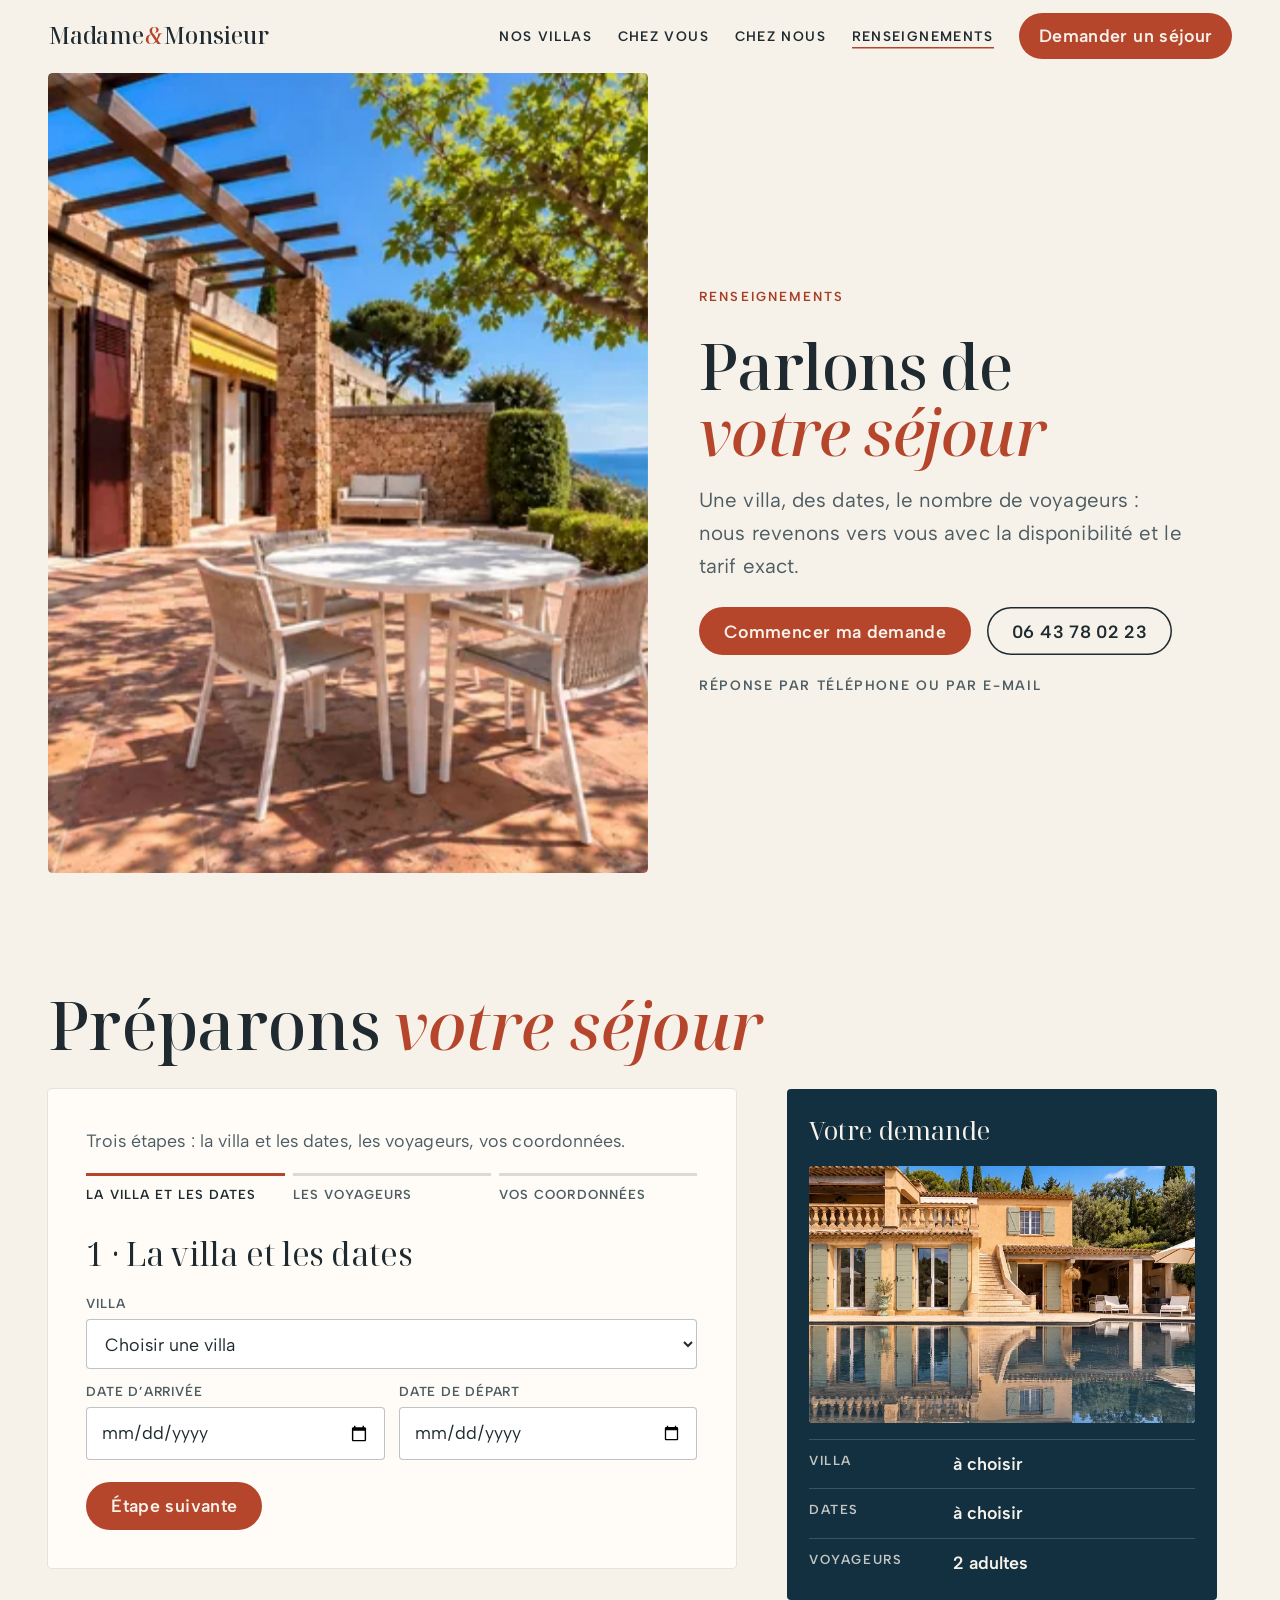
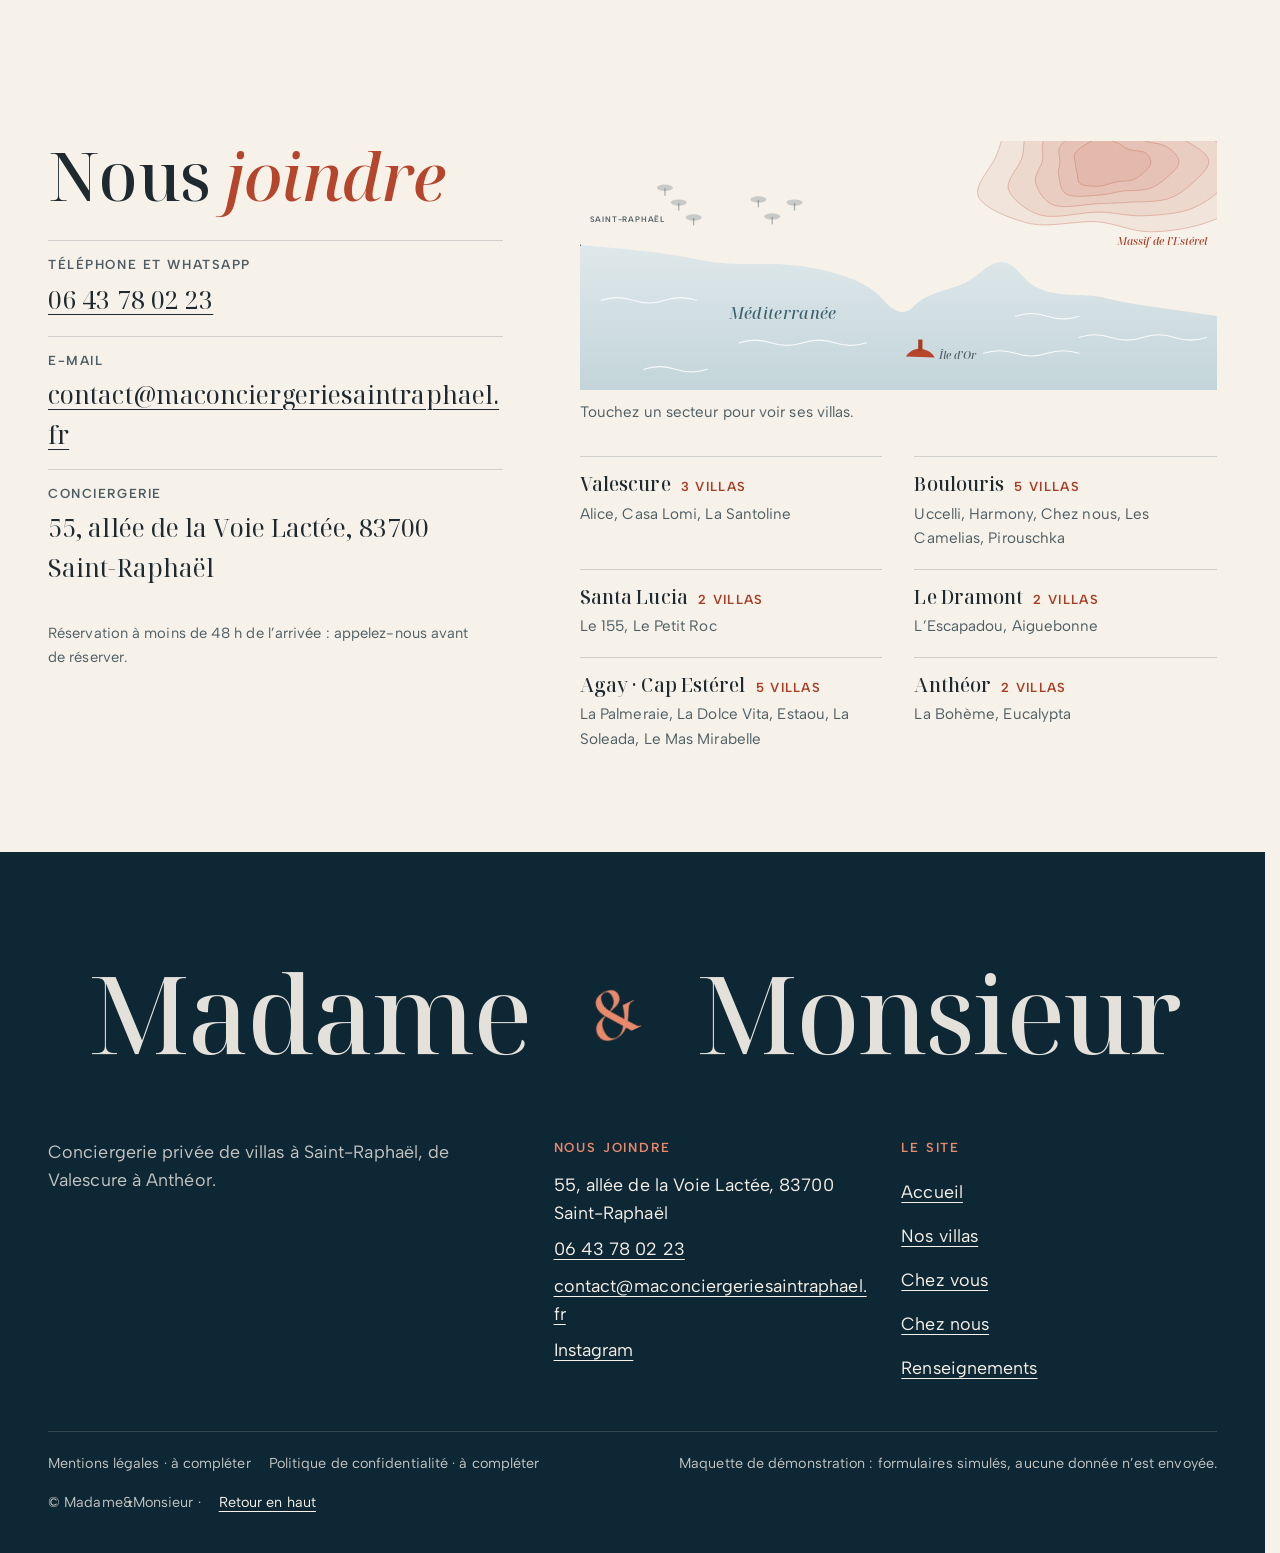
<file: renseignements.html>
<!doctype html>
<html lang="fr" data-v="2" data-curseur>
<head>
<meta charset="utf-8">
<meta name="viewport" content="width=device-width, initial-scale=1, viewport-fit=cover">
<title>Renseignements · Madame&amp;Monsieur</title>
<meta name="description" content="Une villa, des dates, le nombre de voyageurs : demandez la disponibilité et le tarif de votre séjour.">
<meta name="robots" content="noindex, nofollow">
<link rel="canonical" href="https://superhostraph-maquette.vercel.app/renseignements">
<style>:root{--fond:#f6f1e9;--texte:#1e2a2f;--voile-fond:#12303f;--ouverture-fond:#12303f;--menu-fond:#f6f1e9}:root { --entete-h: 72px; --barres-h: 0px; } html { background: var(--fond); color: var(--texte); scrollbar-gutter: stable; } body { margin: 0; background: var(--fond); } html.js:not(.secours):not([data-arrivee="retour"]) [data-anime] { opacity: 0; } html.js:not(.secours):not([data-arrivee="retour"]) [data-anime].vu { opacity: 1; } [data-voile] { position: fixed; inset: 0; z-index: 900; background: var(--voile-fond); transform: translateY(100%); visibility: hidden; pointer-events: none; } html[data-arrivee="voile"]:not(.voile-leve):not(.secours) [data-voile] { transform: none; visibility: visible; } html.secours [data-voile] { visibility: hidden !important; } .ouverture-panneau { position: fixed; inset: 0; z-index: 850; display: none; place-content: center; justify-items: center; background: var(--ouverture-fond, var(--voile-fond)); color: var(--fond); text-align: center; } html.js[data-arrivee="intro"]:not(.secours):not(.intro-finie) .ouverture-panneau { display: grid; } html.defilement-bloque, html.defilement-bloque body, html.js[data-arrivee="intro"]:not(.secours):not(.intro-finie), html.js[data-arrivee="intro"]:not(.secours):not(.intro-finie) body, html[data-arrivee="voile"]:not(.voile-leve):not(.secours), html[data-arrivee="voile"]:not(.voile-leve):not(.secours) body { overflow: hidden; } html.js[data-arrivee="intro"]:not(.secours):not(.intro-finie) { background-color: var(--ouverture-fond, var(--voile-fond)); } html[data-arrivee="voile"]:not(.voile-leve):not(.secours) { background-color: var(--voile-fond); }</style>
<script>(function () {
var d = document.documentElement, ss = null, ls = null;
try { ss = window.sessionStorage; ls = window.localStorage; } catch (e) {}
d.classList.add('js');
var nav = performance.getEntriesByType ? performance.getEntriesByType('navigation')[0] : null;
var type = nav ? nav.type : 'navigate';
var depart = null;
try { depart = JSON.parse(ss.getItem('socle:depart') || 'null'); ss.removeItem('socle:depart'); } catch (e) {}
if (depart && !(Date.now() - depart.t < 15000)) depart = null;
var mode = type === 'back_forward' ? 'retour' : type === 'reload' ? 'intro' : depart ? 'voile' : 'intro';
d.setAttribute('data-arrivee', mode);
if (mode === 'voile' && depart.couleur) d.style.setProperty('--voile-fond', depart.couleur);
if (type === 'reload' && 'scrollRestoration' in history) {
history.scrollRestoration = 'manual';
}
try {
var choisie = ls && ls.getItem('socle:langue');
var langue = (d.lang || '').slice(0, 2);
if (choisie && choisie !== langue && type === 'navigate' && !depart) {
var alt = document.querySelector('link[rel="alternate"][hreflang="' + choisie + '"]');
if (alt) location.replace(new URL(alt.href).pathname + location.search + location.hash);
}
} catch (e) {}
setTimeout(function () { if (!d.classList.contains('demarre')) d.classList.add('secours'); }, 2000);
})();</script>
<link rel="preload" href="/assets/fonts/noto-serif-display-500.woff2" as="font" type="font/woff2" crossorigin>
<link rel="preload" href="/assets/fonts/albert-sans-400.woff2" as="font" type="font/woff2" crossorigin>
<link rel="stylesheet" href="/assets/css/socle.css?v=2">
<link rel="stylesheet" href="/assets/css/site.css?v=2">
<link rel="modulepreload" href="/assets/js/site.js?v=2">
<link rel="modulepreload" href="/assets/js/socle/index.js?v=2">
<script src="/assets/vendor/gsap.min.js" defer></script>
<script src="/assets/vendor/ScrollTrigger.min.js" defer></script>
<script src="/assets/vendor/SplitText.min.js" defer></script>
<script type="module" src="/assets/js/site.js?v=2"></script>
<meta name="theme-color" content="#f6f1e9">
<link rel="icon" href="/assets/images/favicon.svg" type="image/svg+xml">
<link rel="apple-touch-icon" href="/assets/images/apple-touch-icon.png">
<meta property="og:type" content="website">
<meta property="og:site_name" content="Madame&amp;Monsieur">
<meta property="og:locale" content="fr_FR">
<meta property="og:title" content="Renseignements · Madame&amp;Monsieur">
<meta property="og:description" content="Une villa, des dates, le nombre de voyageurs : demandez la disponibilité et le tarif de votre séjour.">
<meta property="og:url" content="https://superhostraph-maquette.vercel.app/renseignements">
<meta property="og:image" content="https://superhostraph-maquette.vercel.app/assets/partage/renseignements-fr.jpg">
<meta property="og:image:width" content="1200">
<meta property="og:image:height" content="630">
<meta property="og:image:alt" content="Table de terrasse à l’ombre d’un arbre, la mer au loin">
<meta name="twitter:card" content="summary_large_image">
<script type="application/ld+json">{"@context":"https://schema.org","@type":"LodgingBusiness","name":"Madame&Monsieur","description":"Conciergerie privée : collection de villas en location saisonnière à Saint-Raphaël, de Valescure à Anthéor.","telephone":"+33643780223","email":"contact@maconciergeriesaintraphael.fr","address":{"@type":"PostalAddress","streetAddress":"55, allée de la Voie Lactée","postalCode":"83700","addressLocality":"Saint-Raphaël","addressCountry":"FR"},"areaServed":"Saint-Raphaël, Var","sameAs":["https://www.instagram.com/madametmonsieur_conciergerie/"]}</script>
</head>
<body id="haut">
<div data-voile data-forme="persiennes" aria-hidden="true"><div class="voile-contenu"><span class="voile-amp">&amp;</span><span data-voile-libelle>Renseignements</span></div></div>
<div class="ouverture-panneau" data-ouverture data-gouttiere="#12303f" aria-hidden="true">
  <div class="volet volet--g"><div class="volet-lames"><span class="lame" style="--i:0"></span><span class="lame" style="--i:1"></span><span class="lame" style="--i:2"></span><span class="lame" style="--i:3"></span><span class="lame" style="--i:4"></span><span class="lame" style="--i:5"></span><span class="lame" style="--i:6"></span><span class="lame" style="--i:7"></span><span class="lame" style="--i:8"></span><span class="lame" style="--i:9"></span><span class="lame" style="--i:10"></span><span class="lame" style="--i:11"></span><span class="lame" style="--i:12"></span><span class="lame" style="--i:13"></span></div><span class="volet-mot">Madame</span></div>
  <div class="volet volet--d"><div class="volet-lames"><span class="lame" style="--i:0"></span><span class="lame" style="--i:1"></span><span class="lame" style="--i:2"></span><span class="lame" style="--i:3"></span><span class="lame" style="--i:4"></span><span class="lame" style="--i:5"></span><span class="lame" style="--i:6"></span><span class="lame" style="--i:7"></span><span class="lame" style="--i:8"></span><span class="lame" style="--i:9"></span><span class="lame" style="--i:10"></span><span class="lame" style="--i:11"></span><span class="lame" style="--i:12"></span><span class="lame" style="--i:13"></span></div><span class="volet-mot">Monsieur</span></div>
  <span class="ouverture-amp" data-ouverture-objet>&amp;</span>
  <p class="ouverture-ligne">Conciergerie privée · Saint-Raphaël</p>
</div>
<a class="evitement" href="#contenu">Aller au contenu</a>
<header data-entete>
  <div class="entete-rangee">
    <a class="entete-logo" href="/" data-libelle="Accueil" aria-label="Madame&amp;Monsieur, retour à l’accueil">
      <span class="marque" aria-hidden="true">Madame<em class="marque-amp" data-marque-amp>&amp;</em>Monsieur</span>
    </a>
    <nav data-nav aria-label="Navigation principale">
      <ul><li><a href="/nos-villas" data-libelle="Nos villas">Nos villas</a></li><li><a href="/chez-vous" data-libelle="Chez vous">Chez vous</a></li><li><a href="/chez-nous" data-libelle="Chez nous">Chez nous</a></li><li><a href="/renseignements" data-libelle="Renseignements" aria-current="page">Renseignements</a></li></ul>
    </nav>
    <div class="entete-actions">
      <a class="bouton" href="/renseignements" data-libelle="Renseignements">Demander un séjour</a>
      <button type="button" data-menu-bouton aria-controls="menu" aria-expanded="false" data-libelle-ouvrir="Menu" data-libelle-fermer="Fermer"><span data-libelle-bouton>Menu</span></button>
      <a class="menu-sansjs" href="#menu" data-menu-lien>Menu</a>
    </div>
  </div>
</header>
<script>/* Avant le premier affichage : rangées de la navigation (même règle que ajusterNav dans assets/js/socle/entete.js)
   et hauteur réelle de l'en-tête, pour que rien ne saute quand le JavaScript du site prend la main. */
(function () {
  var h = document.documentElement, u = document.querySelector('[data-nav] ul'), e = document.querySelector('[data-entete]');
  if (u) {
    var deborde = function () { return u.scrollWidth > u.clientWidth + 1; }, c = deborde();
    if (c && window.matchMedia('(min-width: 900px)').matches) {
      h.classList.add('nav-deux-rangees'); c = deborde();
      if (c) { h.classList.add('nav-deux-lignes'); var a = u.querySelector('a'); c = !a || u.getBoundingClientRect().height > a.getBoundingClientRect().height * 2.5; }
      if (c) h.classList.remove('nav-deux-rangees', 'nav-deux-lignes');
    }
    if (c) h.classList.add('nav-compacte');
  }
  if (e) h.style.setProperty('--entete-h', Math.round(e.getBoundingClientRect().height) + 'px');
})();</script>
<span id="menu-ferme" aria-hidden="true"></span>
<div id="menu" data-menu role="dialog" aria-modal="true" aria-label="Menu">
  <p class="menu-sansjs-fermer"><a href="#menu-ferme">Fermer</a></p>
  <ul><li style="--i:0"><a href="/" class="menu-lien" data-libelle="Accueil">Accueil</a></li><li style="--i:1"><a href="/nos-villas" class="menu-lien" data-libelle="Nos villas">Nos villas</a></li><li style="--i:2"><a href="/chez-vous" class="menu-lien" data-libelle="Chez vous">Chez vous</a></li><li style="--i:3"><a href="/chez-nous" class="menu-lien" data-libelle="Chez nous">Chez nous</a></li><li style="--i:4"><a href="/renseignements" class="menu-lien" data-libelle="Renseignements" aria-current="page">Renseignements</a></li></ul>
  <p class="menu-actions"><a class="bouton" href="/renseignements" data-libelle="Renseignements">Demander un séjour</a> <a class="bouton bouton--contour" href="tel:+33643780223">Appeler 06 43 78 02 23</a></p>
</div>
<main id="contenu" tabindex="-1">
<section class="ouv-scindee ouv-scindee--inverse" id="debut">
  <div class="ouv-scindee-texte">
    <p class="surtitre ouv-anim">Renseignements</p>
    <h1 class="ouv-titre ouv-titre--sombre"><span class="ligne"><span class="ligne-in">Parlons de</span></span><span class="ligne"><span class="ligne-in"><em>votre séjour</em></span></span></h1>
    <p class="chapo ouv-anim masque-ecran-bas">Une villa, des dates, le nombre de voyageurs : nous revenons vers vous avec la disponibilité et le tarif exact.</p>
    <p class="ouv-actions ouv-anim"><a class="bouton" href="#demande" data-action-principale>Commencer ma demande</a> <a class="bouton bouton--contour" href="tel:+33643780223">06 43 78 02 23</a></p>
    <p class="ouv-info ouv-info--sombre ouv-anim" data-info-cle>Réponse par téléphone ou par e-mail</p>
  </div>
  <div class="ouv-scindee-image" data-iris-centre>
    <figure class="media ouv-scindee-media" data-fx="parallaxe" data-fx-force="8" style="--cadrage:43% 46%;--cadrage-mobile:50% 46%">
  <picture><source media="(max-width: 760px) and (orientation: portrait)" srcset="/assets/images/ouverture-renseignements-mobile-640.webp 640w, /assets/images/ouverture-renseignements-mobile-1080.webp 1080w" sizes="(max-width: 760px) 100vw, 50vw">
    <img src="/assets/images/ouverture-renseignements-1280.webp" srcset="/assets/images/ouverture-renseignements-640.webp 640w, /assets/images/ouverture-renseignements-960.webp 960w, /assets/images/ouverture-renseignements-1280.webp 1280w, /assets/images/ouverture-renseignements-1448.webp 1448w" sizes="(max-width: 760px) 100vw, 50vw" alt="Table de terrasse à l’ombre d’un arbre à Aiguebonne, la mer au loin" width="1280" height="960" fetchpriority="high" loading="eager" decoding="async">
  </picture>
</figure>
  </div>
</section>
<section class="demande" id="demande">
  <div class="conteneur"><h2 class="titre-section" data-anime="lignes">Préparons <em>votre séjour</em></h2></div>
  <div class="conteneur demande-grille">
    <form class="formulaire etapes" data-formulaire data-etapes action="#" novalidate>
      <p class="etapes-annonce">Trois étapes : la villa et les dates, les voyageurs, vos coordonnées.</p>
      <ol class="etapes-fil" aria-hidden="true"><li data-fil="1" class="actif">La villa et les dates</li><li data-fil="2">Les voyageurs</li><li data-fil="3">Vos coordonnées</li></ol>
      <div class="etapes-cadre" data-etapes-cadre>
        <fieldset class="etape" data-etape="1">
          <legend>1 · La villa et les dates</legend>
          <div class="champ"><label for="f-villa">Villa</label>
            <select id="f-villa" name="villa" required><option value="">Choisir une villa</option><option value="conseil">Je ne sais pas encore, conseillez-moi</option><option value="palmeraie" data-voyageurs="12">La Palmeraie · 12 voyageurs</option><option value="boheme" data-voyageurs="12">La Bohème · 12 voyageurs</option><option value="uccelli" data-voyageurs="12">Uccelli · 12 voyageurs</option><option value="alice" data-voyageurs="12">Alice · 12 voyageurs</option><option value="harmony" data-voyageurs="12">Harmony · 12 voyageurs</option><option value="dolce-vita" data-voyageurs="8">La Dolce Vita · 8 voyageurs</option><option value="escapadou" data-voyageurs="8">L’Escapadou · 8 voyageurs</option><option value="estaou" data-voyageurs="8">Estaou · 8 voyageurs</option><option value="soleada" data-voyageurs="8">La Soleada · 8 voyageurs</option><option value="mas-mirabelle" data-voyageurs="8">Le Mas Mirabelle · 8 voyageurs</option><option value="casa-lomi" data-voyageurs="8">Casa Lomi · 8 voyageurs</option><option value="chez-nous" data-voyageurs="8">Chez nous · 8 voyageurs</option><option value="eucalypta" data-voyageurs="10">Eucalypta · 10 voyageurs</option><option value="camelias" data-voyageurs="6">Les Camelias · 6 voyageurs</option><option value="santoline" data-voyageurs="6">La Santoline · 6 voyageurs</option><option value="155" data-voyageurs="6">Le 155 · 6 voyageurs</option><option value="pirouschka" data-voyageurs="6">Pirouschka · 6 voyageurs</option><option value="petit-roc" data-voyageurs="4">Le Petit Roc · 4 voyageurs</option><option value="aiguebonne" data-voyageurs="4">Aiguebonne · 4 voyageurs</option></select></div>
          <div class="champs-deux">
            <div class="champ"><label for="f-arrivee">Date d’arrivée</label><input id="f-arrivee" name="arrivee" type="date" required></div>
            <div class="champ"><label for="f-depart">Date de départ</label><input id="f-depart" name="depart" type="date" required></div>
          </div>
          <p class="etape-actions"><button type="button" class="bouton" data-suivant>Étape suivante</button></p>
        </fieldset>
        <fieldset class="etape" data-etape="2">
          <legend>2 · Les voyageurs</legend>
          <div class="champs-deux"><div class="champ champ--nombre"><label for="f-adultes">Adultes</label>
    <div class="compteur-champ"><button type="button" data-moins="f-adultes" aria-label="−1 Adultes">−</button><input id="f-adultes" name="adultes" type="number" min="1" max="12" value="2" inputmode="numeric"><button type="button" data-plus="f-adultes" aria-label="+1 Adultes">+</button></div></div><div class="champ champ--nombre"><label for="f-enfants">Enfants</label>
    <div class="compteur-champ"><button type="button" data-moins="f-enfants" aria-label="−1 Enfants">−</button><input id="f-enfants" name="enfants" type="number" min="0" max="10" value="0" inputmode="numeric"><button type="button" data-plus="f-enfants" aria-label="+1 Enfants">+</button></div></div></div>
          <div class="champ"><label for="f-autres">Autres renseignements</label><textarea id="f-autres" name="autres" rows="4" placeholder="Services souhaités, heure d’arrivée, questions…"></textarea></div>
          <p class="etape-actions"><button type="button" class="bouton bouton--contour" data-precedent>Retour</button> <button type="button" class="bouton" data-suivant>Étape suivante</button></p>
        </fieldset>
        <fieldset class="etape" data-etape="3">
          <legend>3 · Vos coordonnées</legend>
          <div class="champs-deux">
            <div class="champ"><label for="f-prenom">Prénom</label><input id="f-prenom" name="prenom" autocomplete="given-name"></div>
            <div class="champ"><label for="f-nom">Nom</label><input id="f-nom" name="nom" autocomplete="family-name" required></div>
          </div>
          <div class="champs-deux">
            <div class="champ"><label for="f-email">E-mail</label><input id="f-email" name="email" type="email" autocomplete="email" required></div>
            <div class="champ"><label for="f-tel">Téléphone</label><input id="f-tel" name="tel" type="tel" autocomplete="tel"></div>
          </div>
          <div class="champ"><label for="f-connu">Comment avez-vous connu Madame&amp;Monsieur ?</label><input id="f-connu" name="connu"></div>
          <div class="champ champ--case"><input id="f-nouvelles" name="nouvelles" type="checkbox" value="oui"><label for="f-nouvelles">Je souhaite recevoir les nouvelles de Madame&amp;Monsieur</label></div>
          <p class="mention-donnees">Votre adresse e-mail sert à répondre à votre demande et, si vous le choisissez, à vous envoyer nos nouvelles.</p>
          <p class="etape-actions"><button type="button" class="bouton bouton--contour" data-precedent>Retour</button> <button type="submit" class="bouton">Envoyer ma demande</button></p>
        </fieldset>
      </div>
      <p data-message-envoi data-texte="Demande simulée : rien n’a été envoyé. Sur le site final, elle partira vers Madame&amp;Monsieur." role="status" tabindex="-1" hidden></p>
    </form>
    <aside class="recap" data-recap aria-label="Votre demande">
      <p class="recap-titre">Votre demande</p>
      <div class="recap-image" data-recap-image><figure class="media recap-media" data-anime="rideau" style="--cadrage:50% 43%">
  <picture>
    <img src="/assets/images/villa-palmeraie-1-1280.webp" srcset="/assets/images/villa-palmeraie-1-640.webp 640w, /assets/images/villa-palmeraie-1-960.webp 960w, /assets/images/villa-palmeraie-1-1280.webp 1280w" sizes="(max-width: 760px) 40vw, 26vw" alt="La Palmeraie se reflète dans sa piscine à débordement" width="1280" height="960" loading="lazy" decoding="async">
  </picture>
</figure></div>
      <dl class="recap-liste">
        <div><dt>Villa</dt><dd data-recap-villa>à choisir</dd></div>
        <div><dt>Dates</dt><dd data-recap-dates>à choisir</dd></div>
        <div><dt>Voyageurs</dt><dd data-recap-voyageurs>2</dd></div>
      </dl>
      <template data-recap-images><span data-id="palmeraie" data-src="/assets/images/villa-palmeraie-1-640.webp" data-alt="La Palmeraie se reflète dans sa piscine à débordement"></span><span data-id="boheme" data-src="/assets/images/villa-boheme-1-640.webp" data-alt="La Bohème, sa piscine et ses palmiers"></span><span data-id="uccelli" data-src="/assets/images/villa-uccelli-1-640.webp" data-alt="Villa contemporaine Uccelli et sa piscine privée"></span><span data-id="alice" data-src="/assets/images/villa-alice-1-640.webp" data-alt="Villa Alice, sa piscine et le pool-house plein sud"></span><span data-id="harmony" data-src="/assets/images/villa-harmony-1-640.webp" data-alt="Villa Harmony, piscine et terrasses"></span><span data-id="dolce-vita" data-src="/assets/images/villa-dolce-vita-1-640.webp" data-alt="Piscine et escalier de pierre dans le jardin méditerranéen de La Dolce Vita"></span><span data-id="escapadou" data-src="/assets/images/villa-escapadou-1-640.webp" data-alt="L’Île d’Or vue depuis le jardin de L’Escapadou, sous un pin"></span><span data-id="estaou" data-src="/assets/images/villa-estaou-1-640.webp" data-alt="Piscine d’Estaou bordée de lauriers-roses et de transats rouges"></span><span data-id="soleada" data-src="/assets/images/villa-soleada-1-640.webp" data-alt="Terrasse de La Soleada au soleil couchant"></span><span data-id="mas-mirabelle" data-src="/assets/images/villa-mas-mirabelle-1-640.webp" data-alt="Piscine à débordement du Mas Mirabelle face à la baie"></span><span data-id="casa-lomi" data-src="/assets/images/villa-casa-lomi-1-640.webp" data-alt="Casa Lomi, ses murs de pierre et sa piscine"></span><span data-id="chez-nous" data-src="/assets/images/villa-chez-nous-1-640.webp" data-alt="Maison de caractère Chez nous et sa piscine"></span><span data-id="eucalypta" data-src="/assets/images/villa-eucalypta-1-640.webp" data-alt="Piscine d’Eucalypta face aux rochers rouges de l’Estérel"></span><span data-id="camelias" data-src="/assets/images/villa-camelias-1-640.webp" data-alt="Terrasse ombragée et piscine des Camelias"></span><span data-id="santoline" data-src="/assets/images/villa-santoline-1-640.webp" data-alt="La Santoline et sa piscine au cœur du jardin"></span><span data-id="155" data-src="/assets/images/villa-155-1-640.webp" data-alt="Piscine du 155 entre palmiers et cyprès"></span><span data-id="pirouschka" data-src="/assets/images/villa-pirouschka-1-640.webp" data-alt="Pirouschka et sa piscine sous les pins"></span><span data-id="petit-roc" data-src="/assets/images/villa-petit-roc-1-640.webp" data-alt="Rochers rouges et mer au pied du Petit Roc"></span><span data-id="aiguebonne" data-src="/assets/images/villa-aiguebonne-1-640.webp" data-alt="Grande terrasse d’Aiguebonne face à la mer"></span></template>
    </aside>
  </div>
</section>
<section class="joindre" id="joindre">
  <div class="conteneur joindre-grille">
    <div>
      <h2 class="titre-section" data-anime="lignes">Nous <em>joindre</em></h2>
      <dl class="joindre-liste" data-anime="cascade">
        <div><dt>Téléphone et WhatsApp</dt><dd><a href="tel:+33643780223">06 43 78 02 23</a></dd></div>
        <div><dt>E-mail</dt><dd><a href="mailto:contact@maconciergeriesaintraphael.fr">contact@maconciergeriesaintraphael.fr</a></dd></div>
        <div><dt>Conciergerie</dt><dd>55, allée de la Voie Lactée, 83700 Saint-Raphaël</dd></div>
      </dl>
      <p class="note" data-anime>Réservation à moins de 48 h de l’arrivée : appelez-nous avant de réserver.</p>
    </div>
    <div class="cote-carte cote-carte--compacte" data-effet="cote" data-boucle-css>
  <div class="cote-cadre" data-cote-cadre><div class="cote-plan">
  <svg class="cote-svg" viewBox="0 0 1200 470" role="group" aria-labelledby="cote-titre-svg">
    <title id="cote-titre-svg">De Valescure à Anthéor</title>
    <defs><linearGradient id="cote-profondeur" x1="0" y1="0" x2="0" y2="1"><stop offset="0" stop-color="#dfe8ea"/><stop offset="1" stop-color="#c3d5da"/></linearGradient></defs>
    <g class="cote-relief"><path d="M1293 30 C1303 51 1287 80 1269 100 C1251 121 1218 140 1185 152 C1153 164 1110 171 1075 171 C1039 171 1010 155 973 152 C935 150 886 163 850 156 C813 148 762 127 751 106 C740 85 773 53 783 30 C793 7 795 -11 809 -30 C823 -48 842 -67 868 -82 C893 -98 925 -112 961 -122 C997 -132 1052 -148 1086 -140 C1121 -133 1147 -98 1168 -79 C1188 -59 1190 -42 1211 -24 C1231 -6 1283 9 1293 30Z"/><path d="M1240 33 C1246 50 1226 72 1210 88 C1194 105 1171 121 1145 130 C1119 138 1084 140 1056 141 C1027 141 1006 134 975 134 C944 134 897 147 869 140 C841 133 814 109 807 92 C801 74 826 51 832 33 C838 15 833 -0 842 -16 C852 -31 870 -45 890 -58 C911 -71 936 -86 965 -93 C994 -100 1039 -108 1066 -100 C1092 -93 1106 -63 1124 -48 C1142 -33 1156 -26 1175 -13 C1194 1 1234 16 1240 33Z"/><path d="M1184 36 C1187 49 1168 66 1155 78 C1142 90 1126 103 1107 109 C1087 115 1061 114 1039 115 C1017 117 1001 117 976 118 C952 119 912 128 893 121 C873 114 862 93 858 78 C855 64 869 49 871 36 C874 23 867 10 874 -2 C880 -14 896 -25 912 -35 C928 -45 947 -60 969 -64 C992 -68 1026 -68 1046 -62 C1066 -55 1072 -33 1088 -23 C1103 -13 1124 -11 1140 -1 C1156 8 1182 23 1184 36Z"/><path d="M1128 39 C1129 49 1115 60 1106 68 C1096 77 1085 86 1071 90 C1058 94 1039 93 1024 94 C1008 96 995 101 978 102 C960 103 931 107 918 101 C905 95 904 78 902 67 C899 57 904 48 904 39 C904 30 899 20 904 11 C908 2 920 -6 931 -13 C943 -21 958 -32 974 -34 C990 -36 1013 -32 1028 -27 C1042 -21 1045 -8 1058 -2 C1071 4 1092 3 1104 10 C1116 17 1128 29 1128 39Z"/><path d="M1075 42 C1075 48 1067 55 1061 60 C1055 66 1047 71 1039 74 C1030 76 1020 75 1010 77 C1000 79 990 84 979 85 C968 86 950 85 943 81 C936 77 938 65 936 59 C934 52 933 48 933 42 C932 36 929 30 932 24 C935 18 942 13 950 8 C958 3 968 -4 978 -5 C988 -6 1002 -0 1011 3 C1020 6 1023 12 1032 15 C1041 19 1058 18 1065 22 C1072 27 1076 36 1075 42Z"/></g>
    <g class="cote-pins"><g transform="translate(186 118)"><path d="M0 0 v12"/><ellipse cx="0" cy="-2" rx="15" ry="6"/></g><g transform="translate(214 146)"><path d="M0 0 v12"/><ellipse cx="0" cy="-2" rx="15" ry="6"/></g><g transform="translate(336 112)"><path d="M0 0 v12"/><ellipse cx="0" cy="-2" rx="15" ry="6"/></g><g transform="translate(362 144)"><path d="M0 0 v12"/><ellipse cx="0" cy="-2" rx="15" ry="6"/></g><g transform="translate(404 118)"><path d="M0 0 v12"/><ellipse cx="0" cy="-2" rx="15" ry="6"/></g><g transform="translate(160 90)"><path d="M0 0 v12"/><ellipse cx="0" cy="-2" rx="15" ry="6"/></g></g>
    <path class="cote-mer" d="M0 196 C 120 206 180 214 236 226 C 300 238 360 226 420 236 C 480 246 540 262 572 300 C 590 322 612 330 628 312 C 650 288 690 282 720 270 C 750 258 766 230 792 228 C 820 226 832 262 860 276 C 900 296 950 286 990 296 C 1060 312 1130 318 1200 330 L 1200 470 L 0 470 Z"/>
    <g class="cote-vagues" aria-hidden="true">
      <path d="M40 300 q 30 -10 60 0 t 60 0 t 60 0"/><path d="M300 380 q 30 -10 60 0 t 60 0 t 60 0 t 60 0"/>
      <path d="M760 400 q 30 -10 60 0 t 60 0 t 60 0"/><path d="M940 370 q 30 -10 60 0 t 60 0 t 60 0 t 60 0"/>
      <path d="M120 430 q 30 -10 60 0 t 60 0"/><path d="M820 330 q 30 -10 60 0 t 60 0"/>
    </g>
    <path class="cote-trait" data-cote-trait d="M0 196 C 120 206 180 214 236 226 C 300 238 360 226 420 236 C 480 246 540 262 572 300 C 590 322 612 330 628 312 C 650 288 690 282 720 270 C 750 258 766 230 792 228 C 820 226 832 262 860 276 C 900 296 950 286 990 296 C 1060 312 1130 318 1200 330"/>
    <g class="cote-ile" transform="translate(640 400)"><path d="M-26 6 C -18 -6 -6 -10 4 -8 C 16 -6 24 0 28 8 Z"/><rect x="-3" y="-26" width="8" height="22"/></g>
    <text class="cote-legende" x="676" y="410">Île d’Or</text>
    <text class="cote-legende cote-legende--mer" x="280" y="336">Méditerranée</text>
    <text class="cote-legende cote-legende--esterel" x="1182" y="196" text-anchor="end">Massif de l’Estérel</text>
    <text class="cote-ville" x="18" y="152">Saint-Raphaël</text>
  </svg>
  <a class="cote-repere" href="/nos-villas?secteur=valescure#catalogue" data-libelle="Nos villas" data-superpose data-repere="valescure" data-x="0.218" style="--i:0; left:21.83%; top:25.11%" aria-label="Valescure : 3 villas">
      <span class="cote-halo" aria-hidden="true"></span><span class="cote-point" aria-hidden="true">3</span><span class="cote-nom" aria-hidden="true">Valescure</span>
    </a><a class="cote-repere" href="/nos-villas?secteur=boulouris#catalogue" data-libelle="Nos villas" data-superpose data-repere="boulouris" data-x="0.350" style="--i:1; left:35.00%; top:50.21%" aria-label="Boulouris : 5 villas">
      <span class="cote-halo" aria-hidden="true"></span><span class="cote-point" aria-hidden="true">5</span><span class="cote-nom" aria-hidden="true">Boulouris</span>
    </a><a class="cote-repere" href="/nos-villas?secteur=santa-lucia#catalogue" data-libelle="Nos villas" data-superpose data-repere="santa-lucia" data-x="0.178" style="--i:2; left:17.83%; top:47.23%" aria-label="Santa Lucia : 2 villas">
      <span class="cote-halo" aria-hidden="true"></span><span class="cote-point" aria-hidden="true">2</span><span class="cote-nom" aria-hidden="true">Santa Lucia</span>
    </a><a class="cote-repere" href="/nos-villas?secteur=dramont#catalogue" data-libelle="Nos villas" data-superpose data-repere="dramont" data-x="0.505" style="--i:3; left:50.50%; top:68.51%" aria-label="Le Dramont : 2 villas">
      <span class="cote-halo" aria-hidden="true"></span><span class="cote-point" aria-hidden="true">2</span><span class="cote-nom" aria-hidden="true">Le Dramont</span>
    </a><a class="cote-repere" href="/nos-villas?secteur=agay#catalogue" data-libelle="Nos villas" data-superpose data-repere="agay" data-x="0.658" style="--i:4; left:65.83%; top:48.72%" aria-label="Agay · Cap Estérel : 5 villas">
      <span class="cote-halo" aria-hidden="true"></span><span class="cote-point" aria-hidden="true">5</span><span class="cote-nom" aria-hidden="true">Agay · Cap Estérel</span>
    </a><a class="cote-repere" href="/nos-villas?secteur=antheor#catalogue" data-libelle="Nos villas" data-superpose data-repere="antheor" data-x="0.825" style="--i:5; left:82.50%; top:63.19%" aria-label="Anthéor : 2 villas">
      <span class="cote-halo" aria-hidden="true"></span><span class="cote-point" aria-hidden="true">2</span><span class="cote-nom" aria-hidden="true">Anthéor</span>
    </a>
  </div></div>
  <p class="cote-consigne">Touchez un secteur pour voir ses villas.</p>
  <ul class="cote-liste"><li><a href="/nos-villas?secteur=valescure#catalogue" data-libelle="Nos villas" data-secteur-liste="valescure"><strong>Valescure</strong> <span class="cote-liste-nb">3 villas</span> <span class="cote-liste-noms">Alice, Casa Lomi, La Santoline</span></a></li><li><a href="/nos-villas?secteur=boulouris#catalogue" data-libelle="Nos villas" data-secteur-liste="boulouris"><strong>Boulouris</strong> <span class="cote-liste-nb">5 villas</span> <span class="cote-liste-noms">Uccelli, Harmony, Chez nous, Les Camelias, Pirouschka</span></a></li><li><a href="/nos-villas?secteur=santa-lucia#catalogue" data-libelle="Nos villas" data-secteur-liste="santa-lucia"><strong>Santa Lucia</strong> <span class="cote-liste-nb">2 villas</span> <span class="cote-liste-noms">Le 155, Le Petit Roc</span></a></li><li><a href="/nos-villas?secteur=dramont#catalogue" data-libelle="Nos villas" data-secteur-liste="dramont"><strong>Le Dramont</strong> <span class="cote-liste-nb">2 villas</span> <span class="cote-liste-noms">L’Escapadou, Aiguebonne</span></a></li><li><a href="/nos-villas?secteur=agay#catalogue" data-libelle="Nos villas" data-secteur-liste="agay"><strong>Agay · Cap Estérel</strong> <span class="cote-liste-nb">5 villas</span> <span class="cote-liste-noms">La Palmeraie, La Dolce Vita, Estaou, La Soleada, Le Mas Mirabelle</span></a></li><li><a href="/nos-villas?secteur=antheor#catalogue" data-libelle="Nos villas" data-secteur-liste="antheor"><strong>Anthéor</strong> <span class="cote-liste-nb">2 villas</span> <span class="cote-liste-noms">La Bohème, Eucalypta</span></a></li></ul>
</div>
  </div>
</section>
</main>
<footer class="pied" id="pied">
  <p class="pied-signature" aria-hidden="true" data-effet="signature"><span>Madame</span><em>&amp;</em><span>Monsieur</span></p>
  <div class="conteneur pied-grille">
    <div class="pied-marque">
      <p class="marque marque--grande" aria-hidden="true">Madame<em class="marque-amp">&amp;</em>Monsieur</p>
      <p>Conciergerie privée de villas à Saint-Raphaël, de Valescure à Anthéor.</p>
    </div>
    <div>
      <p class="pied-titre">Nous joindre</p>
      <p>55, allée de la Voie Lactée, 83700 Saint-Raphaël<br><a href="tel:+33643780223">06 43 78 02 23</a><br><a href="mailto:contact@maconciergeriesaintraphael.fr">contact@maconciergeriesaintraphael.fr</a><br><a href="https://www.instagram.com/madametmonsieur_conciergerie/" target="_blank" rel="noopener">Instagram</a></p>
    </div>
    <nav aria-label="Le site">
      <p class="pied-titre">Le site</p>
      <ul><li><a href="/" data-libelle="Accueil">Accueil</a></li><li><a href="/nos-villas" data-libelle="Nos villas">Nos villas</a></li><li><a href="/chez-vous" data-libelle="Chez vous">Chez vous</a></li><li><a href="/chez-nous" data-libelle="Chez nous">Chez nous</a></li><li><a href="/renseignements" data-libelle="Renseignements" aria-current="page">Renseignements</a></li></ul>
    </nav>
  </div>
  <div class="conteneur pied-bas">
    <p><span>Mentions légales · à compléter</span> <span id="confidentialite">Politique de confidentialité · à compléter</span></p>
    <p>Maquette de démonstration : formulaires simulés, aucune donnée n’est envoyée.</p>
    <p>© Madame&amp;Monsieur · <a href="#haut" data-sans-transition>Retour en haut</a></p>
  </div>
</footer>
<div data-barre-fixe>
  <a class="bouton bouton--contour" href="tel:+33643780223">Appeler</a>
  <a class="bouton" href="/renseignements" data-libelle="Renseignements">Demander un séjour</a>
</div>
</body>
</html>
</file>
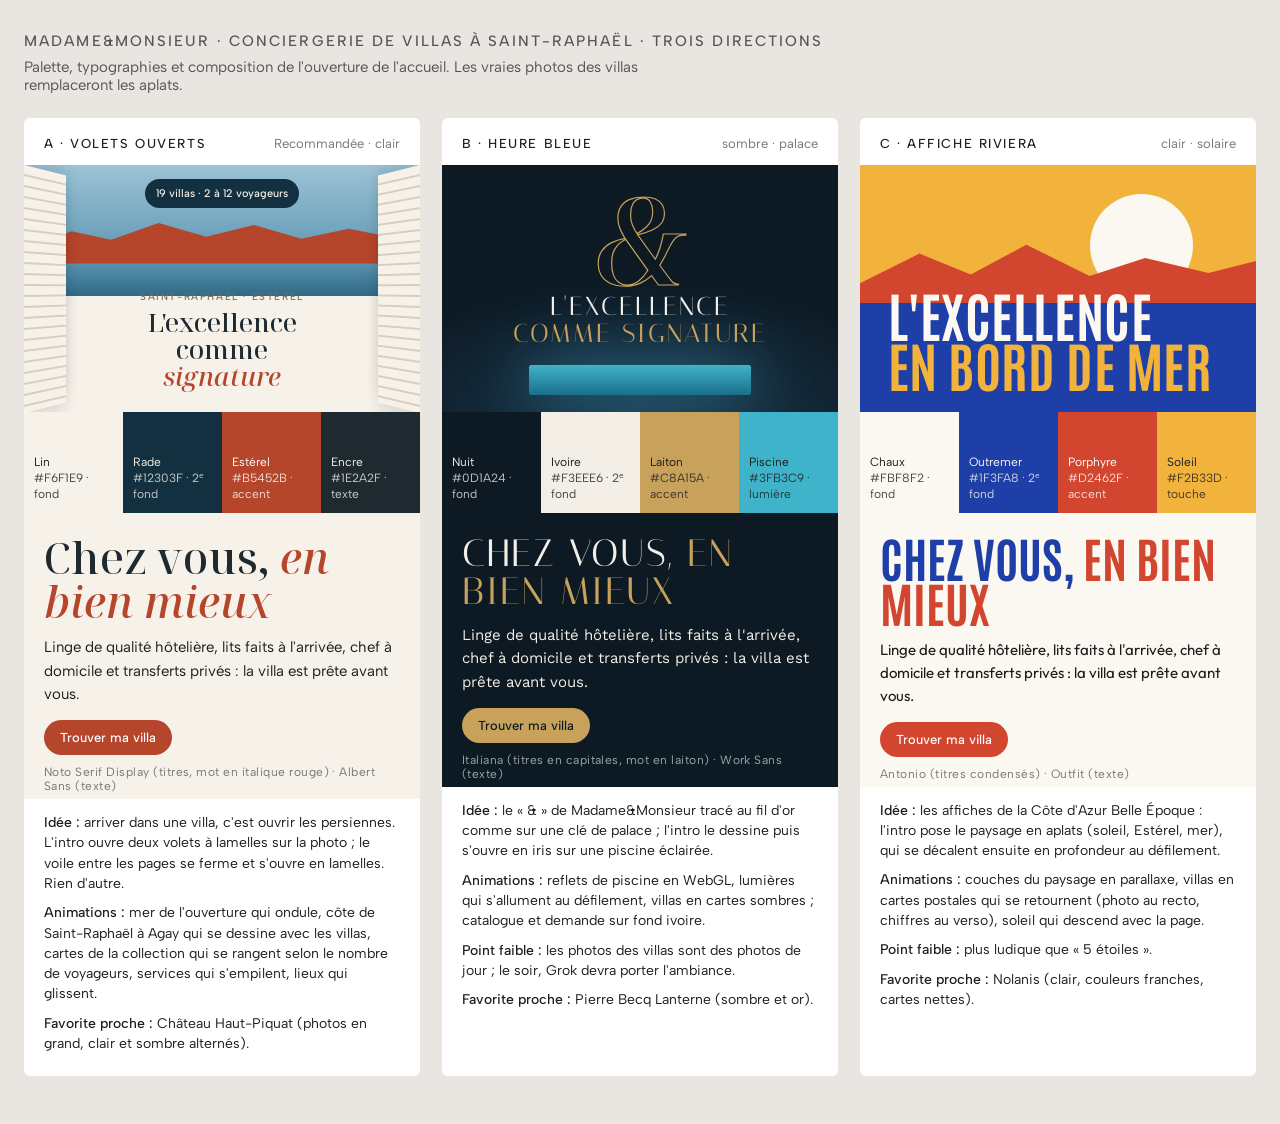
<file: _suivi/directions.html>
<!DOCTYPE html>
<html lang="fr"><head><meta charset="utf-8"><meta name="viewport" content="width=device-width,initial-scale=1">
<title>Madame&amp;Monsieur · trois directions</title>
<style>
@font-face{font-family:'Noto Serif Display';font-style:normal;font-weight:500;font-display:block;src:url([data-uri]) format('woff2')}
@font-face{font-family:'Noto Serif Display';font-style:italic;font-weight:500;font-display:block;src:url([data-uri]) format('woff2')}
@font-face{font-family:'Albert Sans';font-style:normal;font-weight:400;font-display:block;src:url([data-uri]) format('woff2')}
@font-face{font-family:'Albert Sans';font-style:normal;font-weight:500;font-display:block;src:url([data-uri]) format('woff2')}
@font-face{font-family:'Italiana';font-style:normal;font-weight:400;font-display:block;src:url([data-uri]) format('woff2')}
@font-face{font-family:'Work Sans';font-style:normal;font-weight:400;font-display:block;src:url([data-uri]) format('woff2')}
@font-face{font-family:'Work Sans';font-style:normal;font-weight:500;font-display:block;src:url([data-uri]) format('woff2')}
@font-face{font-family:'Antonio';font-style:normal;font-weight:700;font-display:block;src:url([data-uri]) format('woff2')}
@font-face{font-family:'Outfit';font-style:normal;font-weight:400;font-display:block;src:url([data-uri]) format('woff2')}
@font-face{font-family:'Outfit';font-style:normal;font-weight:500;font-display:block;src:url([data-uri]) format('woff2')}
*{box-sizing:border-box;margin:0;padding:0}
body{background:#e9e6e1;color:#1d1d1d;font-family:'Albert Sans',system-ui,sans-serif;padding:32px 24px 48px}
header.t{max-width:1380px;margin:0 auto 24px}
header.t h1{font:500 15px/1.3 'Albert Sans';letter-spacing:.14em;text-transform:uppercase;color:#555}
header.t p{font-size:15px;color:#555;margin-top:6px;max-width:70ch}
.grille{display:grid;grid-template-columns:repeat(3,minmax(0,1fr));gap:22px;max-width:1380px;margin:0 auto}
@media (max-width:1000px){.grille{grid-template-columns:minmax(0,1fr)}}
.dir{background:#fff;border-radius:6px;overflow:hidden;display:flex;flex-direction:column}
.dir .tete{padding:18px 20px 14px;display:flex;justify-content:space-between;align-items:baseline;gap:10px}
.dir .tete b{font:500 13px 'Albert Sans';letter-spacing:.12em;text-transform:uppercase}
.dir .tete span{font-size:13px;color:#777}
.ecran{position:relative;aspect-ratio:16/10;overflow:hidden}
.pal{display:grid;grid-template-columns:repeat(4,1fr)}
.pal div{padding:42px 10px 10px;font-size:12px;line-height:1.35}
.pal div i{font-style:normal;display:block;opacity:.8}
.typo{padding:22px 20px 6px}
.typo .t1{font-size:44px;line-height:1.02}
.typo .t2{font-size:15px;line-height:1.55;margin-top:12px;max-width:42ch}
.typo .nom{font-size:12px;color:#777;margin-top:10px;letter-spacing:.04em}
ul.pts{list-style:none;padding:14px 20px 22px;display:grid;gap:9px;font-size:14px;line-height:1.45}
ul.pts li b{font-weight:500}
.bouton{display:inline-block;padding:10px 16px;border-radius:999px;font:500 13px 'Albert Sans';margin-top:14px}

/* A */
.A .ecran{background:linear-gradient(180deg,#9cc3d6 0%,#5f97b3 38%,#1f5a78 58%,#18485f 100%)}
.A .estérel{position:absolute;left:0;right:0;top:20%;height:20%;background:#b5452b;clip-path:polygon(0 70%,12% 35%,22% 52%,34% 18%,46% 46%,58% 22%,70% 50%,82% 30%,100% 58%,100% 100%,0 100%)}
.A .terrasse{position:absolute;left:0;right:0;bottom:0;height:47%;background:#f6f1e9}
.A .volet{position:absolute;top:0;bottom:0;width:22%;z-index:2;background:repeating-linear-gradient(180deg,#f6f1e9 0 9px,#d9cdbb 9px 11px);box-shadow:0 0 30px rgba(0,0,0,.18)}
.A .volet.g{left:0;transform-origin:left;transform:perspective(800px) rotateY(58deg)}
.A .volet.d{right:0;transform-origin:right;transform:perspective(800px) rotateY(-58deg)}
.A .txt{position:absolute;left:27%;bottom:9%;right:27%;color:#1e2a2f;text-align:center}
.A .txt .s{font:500 10px 'Albert Sans';letter-spacing:.16em;text-transform:uppercase;color:#7a6a58}
.A .txt h2{font:500 26px/1.04 'Noto Serif Display';margin-top:6px}
.A .txt h2 em{font-style:italic;color:#b5452b}
.A .chip{position:absolute;left:50%;transform:translateX(-50%);top:6%;background:#12303f;color:#f6f1e9;font:500 11px 'Albert Sans';padding:8px 11px;border-radius:999px}
.A .typo .t1{font-family:'Noto Serif Display';font-weight:500;color:#1e2a2f}
.A .typo .t1 em{color:#b5452b}
.A .typo{background:#f6f1e9}

/* B */
.B .ecran{background:radial-gradient(120% 90% at 50% 100%,#1c3a52 0%,#0d1a24 60%)}
.B .piscine{position:absolute;left:22%;right:22%;bottom:7%;height:12%;background:linear-gradient(180deg,#3fb3c9,#1b6f8a);border-radius:2px;box-shadow:0 0 60px rgba(63,179,201,.5)}
.B .amp{position:absolute;left:50%;top:6%;transform:translateX(-50%);font:400 120px/1 'Noto Serif Display';font-style:italic;color:transparent;-webkit-text-stroke:1.2px #c8a15a}
.B .txt{position:absolute;left:0;right:0;top:52%;text-align:center;color:#f3eee6}
.B .txt h2{font:400 26px/1.05 'Italiana';letter-spacing:.08em;text-transform:uppercase}
.B .txt h2 span{color:#c8a15a}
.B .typo{background:#0d1a24;color:#f3eee6}
.B .typo .t1{font-family:'Italiana';text-transform:uppercase;letter-spacing:.05em;font-size:38px}
.B .typo .t1 span{color:#c8a15a}
.B .typo .t2{font-family:'Work Sans'}
.B .typo .nom{color:#9aa6ad}

/* C */
.C .ecran{background:#fbf8f2}
.C .ciel{position:absolute;inset:0 0 50% 0;background:#f2b33d}
.C .soleil{position:absolute;width:26%;aspect-ratio:1;border-radius:50%;background:#fbf8f2;left:58%;top:12%}
.C .mont{position:absolute;left:0;right:0;top:30%;height:30%;background:#d2462f;clip-path:polygon(0 60%,15% 20%,28% 48%,42% 8%,58% 50%,72% 26%,88% 46%,100% 30%,100% 100%,0 100%)}
.C .mer{position:absolute;left:0;right:0;top:56%;bottom:0;background:#1f3fa8}
.C .txt{position:absolute;left:7%;bottom:9%;color:#fbf8f2}
.C .txt h2{font:700 54px/.92 'Antonio';text-transform:uppercase;letter-spacing:.01em}
.C .txt h2 span{color:#f2b33d}
.C .typo{background:#fbf8f2}
.C .typo .t1{font-family:'Antonio';font-weight:700;text-transform:uppercase;font-size:48px;line-height:.95;color:#1f3fa8}
.C .typo .t1 span{color:#d2462f}
.C .typo .t2{font-family:'Outfit'}
</style></head><body>
<header class="t"><h1>Madame&amp;Monsieur · conciergerie de villas à Saint-Raphaël · trois directions</h1>
<p>Palette, typographies et composition de l'ouverture de l'accueil. Les vraies photos des villas remplaceront les aplats.</p></header>
<div class="grille">

<section class="dir A">
 <div class="tete"><b>A · Volets ouverts</b><span>Recommandée · clair</span></div>
 <div class="ecran" aria-hidden="true"><div class="estérel"></div><div class="terrasse"></div><div class="volet g"></div><div class="volet d"></div>
  <div class="txt"><div class="s">Saint-Raphaël · Estérel</div><h2>L'excellence comme <em>signature</em></h2></div><div class="chip">19 villas · 2 à 12 voyageurs</div></div>
 <div class="pal"><div style="background:#f6f1e9">Lin<i>#F6F1E9 · fond</i></div><div style="background:#12303f;color:#f6f1e9">Rade<i>#12303F · 2ᵉ fond</i></div><div style="background:#b5452b;color:#fff">Estérel<i>#B5452B · accent</i></div><div style="background:#1e2a2f;color:#f6f1e9">Encre<i>#1E2A2F · texte</i></div></div>
 <div class="typo"><div class="t1">Chez vous, <em>en bien mieux</em></div><p class="t2">Linge de qualité hôtelière, lits faits à l'arrivée, chef à domicile et transferts privés : la villa est prête avant vous.</p><span class="bouton" style="background:#b5452b;color:#fff">Trouver ma villa</span><div class="nom">Noto Serif Display (titres, mot en italique rouge) · Albert Sans (texte)</div></div>
 <ul class="pts"><li><b>Idée :</b> arriver dans une villa, c'est ouvrir les persiennes. L'intro ouvre deux volets à lamelles sur la photo ; le voile entre les pages se ferme et s'ouvre en lamelles. Rien d'autre.</li><li><b>Animations :</b> mer de l'ouverture qui ondule, côte de Saint-Raphaël à Agay qui se dessine avec les villas, cartes de la collection qui se rangent selon le nombre de voyageurs, services qui s'empilent, lieux qui glissent.</li><li><b>Favorite proche :</b> Château Haut-Piquat (photos en grand, clair et sombre alternés).</li></ul>
</section>

<section class="dir B">
 <div class="tete"><b>B · Heure bleue</b><span>sombre · palace</span></div>
 <div class="ecran" aria-hidden="true"><div class="amp">&amp;</div><div class="piscine"></div><div class="txt"><h2>L'excellence<br><span>comme signature</span></h2></div></div>
 <div class="pal"><div style="background:#0d1a24;color:#f3eee6">Nuit<i>#0D1A24 · fond</i></div><div style="background:#f3eee6">Ivoire<i>#F3EEE6 · 2ᵉ fond</i></div><div style="background:#c8a15a">Laiton<i>#C8A15A · accent</i></div><div style="background:#3fb3c9">Piscine<i>#3FB3C9 · lumière</i></div></div>
 <div class="typo"><div class="t1">Chez vous, <span>en bien mieux</span></div><p class="t2">Linge de qualité hôtelière, lits faits à l'arrivée, chef à domicile et transferts privés : la villa est prête avant vous.</p><span class="bouton" style="background:#c8a15a;color:#0d1a24">Trouver ma villa</span><div class="nom">Italiana (titres en capitales, mot en laiton) · Work Sans (texte)</div></div>
 <ul class="pts"><li><b>Idée :</b> le « &amp; » de Madame&amp;Monsieur tracé au fil d'or comme sur une clé de palace ; l'intro le dessine puis s'ouvre en iris sur une piscine éclairée.</li><li><b>Animations :</b> reflets de piscine en WebGL, lumières qui s'allument au défilement, villas en cartes sombres ; catalogue et demande sur fond ivoire.</li><li><b>Point faible :</b> les photos des villas sont des photos de jour ; le soir, Grok devra porter l'ambiance.</li><li><b>Favorite proche :</b> Pierre Becq Lanterne (sombre et or).</li></ul>
</section>

<section class="dir C">
 <div class="tete"><b>C · Affiche Riviera</b><span>clair · solaire</span></div>
 <div class="ecran" aria-hidden="true"><div class="ciel"></div><div class="soleil"></div><div class="mont"></div><div class="mer"></div><div class="txt"><h2>L'excellence<br><span>en bord de mer</span></h2></div></div>
 <div class="pal"><div style="background:#fbf8f2">Chaux<i>#FBF8F2 · fond</i></div><div style="background:#1f3fa8;color:#fbf8f2">Outremer<i>#1F3FA8 · 2ᵉ fond</i></div><div style="background:#d2462f;color:#fff">Porphyre<i>#D2462F · accent</i></div><div style="background:#f2b33d">Soleil<i>#F2B33D · touche</i></div></div>
 <div class="typo"><div class="t1">Chez vous, <span>en bien mieux</span></div><p class="t2">Linge de qualité hôtelière, lits faits à l'arrivée, chef à domicile et transferts privés : la villa est prête avant vous.</p><span class="bouton" style="background:#d2462f;color:#fff">Trouver ma villa</span><div class="nom">Antonio (titres condensés) · Outfit (texte)</div></div>
 <ul class="pts"><li><b>Idée :</b> les affiches de la Côte d'Azur Belle Époque : l'intro pose le paysage en aplats (soleil, Estérel, mer), qui se décalent ensuite en profondeur au défilement.</li><li><b>Animations :</b> couches du paysage en parallaxe, villas en cartes postales qui se retournent (photo au recto, chiffres au verso), soleil qui descend avec la page.</li><li><b>Point faible :</b> plus ludique que « 5 étoiles ».</li><li><b>Favorite proche :</b> Nolanis (clair, couleurs franches, cartes nettes).</li></ul>
</section>
</div></body></html>
</file>
<file: assets/css/socle.css>
/* Socle : règles communes à toutes les maquettes. Le style du projet va dans site.css.
   Les couleurs et polices du projet se règlent par les variables ci-dessous (redéfinies dans site.css). */
:root {
  --police-titres: Georgia, 'Times New Roman', serif;
  --police-texte: system-ui, -apple-system, 'Segoe UI', Roboto, sans-serif;
  --accent: #b3361f;
  --texte-doux: color-mix(in srgb, var(--texte) 78%, var(--fond));
  --ligne: color-mix(in srgb, var(--texte) 18%, var(--fond));
  --gouttiere: clamp(16px, 4vw, 48px);
  --largeur: 1240px;
  --rayon: 6px;
  --duree: .7s;
  --courbe: cubic-bezier(.22, 1, .36, 1);
}

*, *::before, *::after { box-sizing: border-box; }
html { -webkit-text-size-adjust: 100%; text-size-adjust: 100%; }
body {
  font-family: var(--police-texte); font-size: clamp(1rem, .96rem + .2vw, 1.125rem); line-height: 1.6;
  padding-bottom: var(--barres-h); overflow-x: clip;
}
img, picture, video, canvas, svg { display: block; max-width: 100%; }
img, video { height: auto; }
h1, h2, h3, h4 { font-family: var(--police-titres); line-height: 1.08; margin: 0 0 .5em; text-wrap: balance; font-weight: 600; }
p, li, dd, figcaption { text-wrap: pretty; }
p { margin: 0 0 1em; }
a { color: inherit; }
a[href^="mailto:"] { overflow-wrap: anywhere; }
button, input, select, textarea { font: inherit; color: inherit; }
button { cursor: pointer; }
:where(a, button, input, select, textarea, summary, [tabindex]) { -webkit-tap-highlight-color: transparent; }
:focus { outline: none; }
:focus-visible { outline: 3px solid var(--accent); outline-offset: 3px; border-radius: 2px; }
[id] { scroll-margin-top: calc(var(--entete-h) + 12px); scroll-margin-bottom: calc(var(--barres-h) + 12px); }
/* Lien profond vers une scène qui cache l'en-tête : elle arrive tout en haut de l'écran (comme aller() du socle). */
html.js:not(.secours) :is([data-entete-cache], [data-entete-cache] [id], [data-fx="plein-ecran"], [data-fx="plein-ecran"] [id]) { scroll-margin-top: 0; }
[hidden] { display: none !important; }

.visuellement-cache {
  position: absolute !important; width: 1px; height: 1px; padding: 0; margin: -1px;
  overflow: hidden; clip: rect(0 0 0 0); white-space: nowrap; border: 0;
}
.evitement {
  position: fixed; left: 12px; top: 12px; z-index: 1000; padding: 12px 16px; background: var(--texte); color: var(--fond);
  transform: translateY(-160%); text-decoration: none;
}
.evitement:focus-visible { transform: none; }
.conteneur { width: min(100% - 2 * var(--gouttiere), var(--largeur)); margin-inline: auto; }
.chiffres { font-variant-numeric: tabular-nums; }

/* Boutons : zones tactiles d'au moins 44 px. */
.bouton {
  display: inline-flex; align-items: center; justify-content: center; gap: .5em;
  min-height: 48px; min-width: 44px; padding: .7em 1.4em; border-radius: 999px;
  background: var(--accent); color: var(--fond); text-decoration: none; font-weight: 600; border: 0;
  line-height: 1.2; text-align: center;
}
.bouton--contour { background: transparent; color: inherit; box-shadow: inset 0 0 0 2px currentColor; }
.bouton[disabled] { opacity: .55; cursor: not-allowed; }

/* Apparitions : cachées par le style critique jusqu'à .vu, jamais recachées. */
html.js:not(.secours):not([data-arrivee="retour"]) [data-anime]:not([data-anime="gsap"]) {
  transform: translate3d(0, 1.2rem, 0);
  transition: opacity var(--duree) var(--courbe) var(--delai, 0s), transform var(--duree) var(--courbe) var(--delai, 0s);
}
html.js:not(.secours):not([data-arrivee="retour"]) [data-anime]:not([data-anime="gsap"]).vu { transform: none; }

/* Bibliothèque d'effets (effets.js). Apparitions : le bloc lui-même ne glisse pas, ce sont ses parties qui arrivent.
   Mêmes conditions que les apparitions : en secours, au retour et sans JavaScript, état final direct.
   Les transitions ne valent que pendant l'arrivée (.fx-fini ensuite) : celles du projet reprennent la main. */
html.js:not(.secours):not([data-arrivee="retour"]) :is([data-anime="lignes"], [data-anime="mots"], [data-anime="lettres"], [data-anime="cascade"]):not([data-anime="gsap"]) {
  transform: none; transition: opacity .25s linear var(--delai, 0s);
}
/* Masques des lignes : découpe par clip-path, débordante en haut et sur les côtés (accents), un peu en bas (jambages),
   au lieu d'un overflow et de marges : la mise en page ne change pas d'un pixel pendant la découpe. La ligne part
   d'assez bas (135 %) pour rester invisible malgré le débord du bas. */
.fx-ligne-mask { overflow: visible !important; clip-path: inset(-.4em -.6em -.2em -.6em); }
html.js:not(.secours):not([data-arrivee="retour"]) [data-anime="lignes"] .fx-ligne {
  transform: translate3d(0, 135%, 0); transition: transform 1s var(--courbe) calc(var(--delai, 0s) + var(--i, 0) * 90ms);
}
html.js:not(.secours):not([data-arrivee="retour"]) [data-anime="lignes"].vu .fx-ligne { transform: none; }
html.js:not(.secours):not([data-arrivee="retour"]) [data-anime="mots"] .fx-mot {
  opacity: 0; transform: translate3d(0, .5em, 0);
  transition: opacity .6s var(--courbe) calc(var(--delai, 0s) + var(--i, 0) * 35ms), transform .7s var(--courbe) calc(var(--delai, 0s) + var(--i, 0) * 35ms);
}
html.js:not(.secours):not([data-arrivee="retour"]) [data-anime="mots"].vu .fx-mot { opacity: 1; transform: none; }
/* Lettres : chaque mot reste d'un bloc (jamais coupé en fin de ligne), les lettres basculent en place. */
[data-anime="lettres"] :is(.fx-mot-l, .fx-lettre) { display: inline-block; }
html.js:not(.secours):not([data-arrivee="retour"]) [data-anime="lettres"] .fx-lettre {
  opacity: 0; transform: translate3d(0, .55em, 0) rotate(12deg); transform-origin: 0 100%;
  transition: opacity .5s var(--courbe) calc(var(--delai, 0s) + var(--i, 0) * 18ms), transform .8s var(--courbe) calc(var(--delai, 0s) + var(--i, 0) * 18ms);
}
html.js:not(.secours):not([data-arrivee="retour"]) [data-anime="lettres"].vu .fx-lettre { opacity: 1; transform: none; }
html.js:not(.secours):not([data-arrivee="retour"]) [data-anime="cascade"] > * { opacity: 0; transform: translate3d(0, 1.8rem, 0); }
html.js:not(.secours):not([data-arrivee="retour"]) [data-anime="cascade"]:not(.fx-fini) > * {
  transition: opacity .7s var(--courbe) calc(var(--delai, 0s) + var(--i, 0) * 80ms), transform .9s var(--courbe) calc(var(--delai, 0s) + var(--i, 0) * 80ms);
}
html.js:not(.secours):not([data-arrivee="retour"]) [data-anime="cascade"].vu > * { opacity: 1; transform: none; }
/* Rideau : règle aussi précise que celle des apparitions (sinon sa transition de découpe serait écrasée). */
html.js:not(.secours):not([data-arrivee="retour"]) [data-anime="rideau"]:not([data-anime="gsap"]) {
  transform: none; clip-path: inset(0 0 100% 0);
}
html.js:not(.secours):not([data-arrivee="retour"]) [data-anime="rideau"]:not([data-anime="gsap"]):not(.fx-fini) {
  transition: opacity .25s linear var(--delai, 0s), clip-path 1.2s cubic-bezier(.77, 0, .18, 1) var(--delai, 0s);
}
html.js:not(.secours):not([data-arrivee="retour"]) [data-anime="rideau"]:not([data-anime="gsap"]).vu { clip-path: inset(0 0 0 0); }
html.js:not(.secours):not([data-arrivee="retour"]) [data-anime="rideau"]:not([data-fx]) > :is(picture, video) { transform: scale(1.14); }
html.js:not(.secours):not([data-arrivee="retour"]) [data-anime="rideau"]:not([data-fx]):not(.fx-fini) > :is(picture, video) { transition: transform 1.6s var(--courbe) var(--delai, 0s); }
html.js:not(.secours):not([data-arrivee="retour"]) [data-anime="rideau"].vu:not([data-fx]) > :is(picture, video) { transform: none; }
/* Effets liés au défilement : l'image déplacée par GSAP n'a aucune transition CSS (une seule source par propriété). */
[data-fx="parallaxe"] > :is(picture, video, img), [data-fx="zoom"] > :is(picture, video, img) { transition: none; }
/* WebGL « onde » : le canvas, calé sur l'image, n'est visible que pendant le mouvement ; au repos, l'image d'origine, nette. */
[data-fx="onde"] { position: relative; }
.fx-onde { position: absolute; left: 0; top: 0; width: 100%; height: 100%; pointer-events: none; opacity: 0; transition: opacity .3s linear; }
.fx-onde--actif { opacity: 1; transition-duration: .12s; }
/* Image qui s'ouvre en plein écran : section haute, cadre collant en haut de l'écran (sticky, pas d'épinglage GSAP).
   En secours et sans JavaScript : image entière dans une section normale (règles [data-collant]). */
html.js:not(.secours) [data-fx="plein-ecran"] { position: relative; height: var(--fx-longueur, 260svh); }
html.js:not(.secours) [data-fx="plein-ecran"] > [data-collant] { position: sticky; top: 0; height: 100vh; height: 100svh; overflow: hidden; }
[data-fx="plein-ecran"] > [data-collant] > .media, [data-fx="plein-ecran"] [data-fx-cible] { width: 100%; height: 100%; border-radius: 0; }
:is(html.secours, html:not(.js)) [data-fx="plein-ecran"] [data-fx-cible] { height: 100svh; }
/* Mots géants : la rangée garde sa largeur (mots répétés au besoin) et ne sort jamais de son bandeau.
   En secours et sans JavaScript, les mots passent à la ligne : rien n'est coupé. */
[data-fx="mots-geants"] { overflow: hidden; overflow: clip; }
[data-fx="mots-geants"] [data-fx-rangee] { width: max-content; white-space: nowrap; margin: 0; }
:is(html.secours, html:not(.js)) [data-fx="mots-geants"] { overflow: visible; }
:is(html.secours, html:not(.js)) [data-fx="mots-geants"] [data-fx-rangee] { width: auto; white-space: normal; line-height: 1.2; }
/* Inclinaison selon la vitesse : GSAP seul tient la transformation (pas de transition CSS sur transform). */
[data-fx="vitesse"], [data-fx="mots-geants"] [data-fx-rangee] { transition-property: opacity, color, background-color, border-color, box-shadow !important; }

/* Effets au survol : au premier survol, GSAP prend la main sur la transformation (classe fx-survol) :
   plus aucune transition CSS sur transform pour cet élément. */
.fx-survol { transition-property: opacity, color, background-color, border-color, box-shadow !important; }

[data-boucle-css].hors-ecran, [data-boucle-css].hors-ecran *, [data-boucle-css].en-pause, [data-boucle-css].en-pause * { animation-play-state: paused !important; }

/* En-tête : opaque, jamais coupé, se cache en descendant. */
[data-entete] {
  position: fixed; inset: 0 0 auto; z-index: 800; background: var(--fond);
  border-bottom: 1px solid var(--ligne); transition: transform .35s var(--courbe);
}
html.entete-cache [data-entete], html.scene-sans-entete:not(.menu-ouvert) [data-entete] { transform: translateY(-100%); }
.entete-rangee {
  display: flex; align-items: center; gap: clamp(8px, 2vw, 28px);
  min-height: 64px; padding: 8px var(--gouttiere); max-width: calc(var(--largeur) + 2 * var(--gouttiere)); margin-inline: auto;
}
.entete-logo { display: inline-flex; align-items: center; gap: .6em; min-height: 44px; text-decoration: none; font-weight: 700; flex: none; }
.entete-logo img { width: 36px; height: 36px; }
[data-nav] { flex: 1 1 auto; min-width: 0; display: flex; justify-content: flex-end; }
[data-nav] ul { display: flex; gap: clamp(12px, 2vw, 28px); list-style: none; margin: 0; padding: 0; min-width: 0; overflow: hidden; white-space: nowrap; }
/* Un lien de navigation ne passe jamais à la ligne : sinon il « tient » sur deux lignes et le relais
   (deuxième rangée, bouton Menu) ne se déclenche pas. */
[data-nav] a { display: inline-flex; align-items: center; min-height: 44px; text-decoration: none; white-space: nowrap; }
[data-nav] a[aria-current] { text-decoration: underline; text-underline-offset: .35em; text-decoration-thickness: 2px; }
.entete-actions { display: flex; align-items: center; gap: 8px; flex: none; }
.entete-actions .bouton { min-height: 44px; padding-inline: 1.1em; }
.entete-langue { display: inline-flex; align-items: center; justify-content: center; min-width: 44px; min-height: 44px; text-decoration: none; font-weight: 600; text-transform: uppercase; }
[data-menu-bouton] { display: none; min-height: 44px; min-width: 44px; padding: 0 14px; border: 0; border-radius: 999px; background: var(--texte); color: var(--fond); font-weight: 600; }
html.nav-compacte [data-nav] { display: none; }
html.nav-compacte [data-menu-bouton] { display: inline-flex; align-items: center; }
html.nav-compacte .entete-actions { margin-left: auto; }
/* Dès 900 px, les liens qui ne tiennent pas à côté du logo passent sur une deuxième rangée (entete.js) :
   jamais le bouton Menu seul sur ordinateur. L'en-tête est plus haut : --entete-h suit (mesures.js). */
html.nav-deux-rangees .entete-rangee { flex-wrap: wrap; row-gap: 0; }
html.nav-deux-rangees [data-nav] { order: 3; flex: 1 0 100%; justify-content: flex-start; border-top: 1px solid var(--ligne); }
html.nav-deux-rangees .entete-actions { margin-left: auto; }
html.nav-deux-lignes [data-nav] ul { flex-wrap: wrap; row-gap: 0; column-gap: clamp(12px, 1.6vw, 24px); }
@media (max-width: 520px) { .entete-actions .bouton { display: none; } }

/* Sans JavaScript : l'en-tête reste dans le flux (sa hauteur n'est pas mesurée, rien ne passe dessous).
   Dès 900 px, les liens passent à la ligne sous le logo ; en dessous, un lien Menu ouvre le menu plein écran
   par son ancre (#menu:target) et un lien Fermer le referme. */
.menu-sansjs, .menu-sansjs-fermer { display: none; }
html:not(.js) { --entete-h: 0px; }
html:not(.js) [data-entete] { position: relative; }
@media (min-width: 900px) {
  html:not(.js) .entete-rangee { flex-wrap: wrap; row-gap: 0; }
  html:not(.js) [data-nav] { order: 3; flex: 1 0 100%; justify-content: flex-start; }
  html:not(.js) [data-nav] ul { flex-wrap: wrap; column-gap: clamp(12px, 2vw, 28px); row-gap: 0; }
  html:not(.js) .entete-actions { margin-left: auto; }
}
@media (max-width: 899px) {
  html:not(.js) [data-nav] { display: none; }
  html:not(.js) .entete-actions { margin-left: auto; }
  html:not(.js) .menu-sansjs {
    display: inline-flex; align-items: center; min-height: 44px; min-width: 44px; padding: 0 14px; border-radius: 999px;
    background: var(--texte); color: var(--fond); font-weight: 600; text-decoration: none;
  }
}
html:not(.js) #menu:target { z-index: 810; visibility: visible; opacity: 1; transition: none; padding-top: 24px; }
html:not(.js) #menu:target li { opacity: 1; transform: none; transition: none; }
html:not(.js) #menu:target .menu-sansjs-fermer { display: block; margin: 0 0 16px; }
html:not(.js) .menu-sansjs-fermer a { display: inline-flex; align-items: center; min-height: 44px; font-weight: 600; }
/* Cible du lien Fermer : fixe, elle ne fait pas défiler la page quand le menu se referme. */
#menu-ferme { position: fixed; top: 0; left: 0; width: 1px; height: 1px; pointer-events: none; }
/* Sans JavaScript, la barre fixe du téléphone n'est pas mesurée : sa hauteur est réservée d'office. */
@media (max-width: 760px) { html:not(.js) { --barres-h: calc(65px + env(safe-area-inset-bottom)); } }

/* Menu : plein écran, liens qui arrivent l'un après l'autre. */
[data-menu] {
  position: fixed; inset: 0; z-index: 790; background: var(--menu-fond, var(--fond)); overflow-y: auto; overscroll-behavior: contain;
  padding: calc(var(--entete-h) + 24px) var(--gouttiere) calc(32px + var(--barres-h));
  visibility: hidden; opacity: 0; transition: opacity .3s var(--courbe), visibility 0s .3s;
}
html.menu-ouvert [data-menu] { visibility: visible; opacity: 1; transition: opacity .3s var(--courbe); }
html.menu-ouvert [data-entete] { transform: none; }
[data-menu] ul { list-style: none; margin: 0 0 32px; padding: 0; }
[data-menu] li { opacity: 0; transform: translateY(12px); transition: opacity .4s var(--courbe), transform .4s var(--courbe); transition-delay: calc(var(--i, 0) * 50ms + 80ms); }
html.menu-ouvert [data-menu] li { opacity: 1; transform: none; }
[data-menu] .menu-lien { display: flex; align-items: center; min-height: 52px; font-family: var(--police-titres); font-size: clamp(1.6rem, 7vw, 2.6rem); text-decoration: none; }
[data-menu] .menu-lien[aria-current] { color: var(--accent); }

/* Voile de transition (état de départ dans le style critique). */
[data-voile] { display: grid; place-items: center; color: var(--fond); }
.voile-contenu { display: grid; justify-items: center; gap: 12px; text-align: center; padding: var(--gouttiere); }
.voile-contenu img { width: 56px; height: 56px; }
[data-voile-libelle] { font-family: var(--police-titres); font-size: clamp(1.6rem, 5vw, 3rem); }
/* Forme « vague » : bords ondulés du voile (en haut à la montée, en bas au retrait), posés par le gabarit. */
[data-voile] .voile-vague { position: absolute; left: 0; width: 100%; height: clamp(60px, 12vh, 120px); fill: var(--voile-fond); pointer-events: none; }
[data-voile] .voile-vague--haut { bottom: calc(100% - 1px); transform-origin: 50% 100%; }
[data-voile] .voile-vague--bas { top: calc(100% - 1px); transform-origin: 50% 0; }
/* Trou qui s'ouvre dans le voile (forme « iris ») ou dans le panneau de l'intro (versObjet) :
   variables --cx, --cy (centre) et --trou (rayon), posées image par image par le socle. */
[data-voile].avec-trou, .ouverture-panneau.avec-trou {
  -webkit-mask: radial-gradient(circle at var(--cx, 50%) var(--cy, 50%), transparent var(--trou, -2px), #000 calc(var(--trou, -2px) + 1px));
          mask: radial-gradient(circle at var(--cx, 50%) var(--cy, 50%), transparent var(--trou, -2px), #000 calc(var(--trou, -2px) + 1px));
}

/* Barre fixe du téléphone : action principale et contact rapide. */
[data-barre-fixe] {
  position: fixed; inset: auto 0 0; z-index: 780; display: none; gap: 8px;
  padding: 8px var(--gouttiere) calc(8px + env(safe-area-inset-bottom)); background: var(--fond); border-top: 1px solid var(--ligne);
  transition: transform .3s var(--courbe);
}
[data-barre-fixe] .bouton { flex: 1; min-height: 48px; }
[data-barre-fixe].barre-masquee { transform: translateY(110%); }
@media (max-width: 760px) { [data-barre-fixe] { display: flex; } }

/* Écrans plein cadre et sections épinglées : tout tient dans la partie visible. */
.ecran {
  min-height: 100vh; min-height: 100svh; display: flex; flex-direction: column;
  padding-top: calc(var(--entete-h) + 16px); padding-bottom: calc(var(--barres-h) + 16px);
}
.ecran.epingle { height: 100vh; height: 100svh; min-height: 0; }
.ecran .piste { flex: 1 1 auto; min-height: 0; max-height: 820px; }

/* Scènes épinglées ou collantes du projet ([data-scene], .ecran.epingle) : en secours et sans
   JavaScript, plus rien n'est épinglé, la scène prend la hauteur de son contenu (au moins un écran) au lieu
   d'être coupée. Son cadre collant [data-collant] redevient un bloc normal. */
:is(html.secours, html:not(.js)) :is([data-scene], .ecran.epingle) { height: auto !important; min-height: 100svh; }
:is(html.secours, html:not(.js)) [data-collant] { position: relative !important; top: auto !important; height: auto !important; min-height: 100svh; }

/* Faces arrière d'un objet en 3D (verso d'une carte, dos d'un volet) : jamais visibles de dos ;
   en secours et sans JavaScript, l'objet est posé ouvert et son dos est retiré (sinon il recouvre le texte). */
[data-face="dos"] { backface-visibility: hidden; -webkit-backface-visibility: hidden; }
:is(html.secours, html:not(.js)) [data-face="dos"] { display: none !important; }

/* Écrans bas. 1366×768 et moins de 820 px de haut sur ordinateur : .masque-ecran-bas se retire (phrase
   d'introduction, surtitre, légende), pour que le premier écran et les scènes épinglées tiennent.
   Téléphone à l'horizontale et moins de 500 px de haut : .masque-ecran-tres-bas se retire aussi, et les
   écrans plein cadre se resserrent. Les tailles des titres d'ouverture se règlent dans site.css, dans les
   mêmes requêtes (@media (max-height: 820px) and (min-width: 761px), puis (max-height: 500px)). */
@media (max-height: 820px) and (min-width: 761px) { .masque-ecran-bas { display: none !important; } }
@media (max-height: 500px) {
  .masque-ecran-bas, .masque-ecran-tres-bas { display: none !important; }
  .ecran { padding-top: calc(var(--entete-h) + 8px); padding-bottom: calc(var(--barres-h) + 8px); }
}

/* Médias : cadrage réglé par --cadrage (object-position), mention des illustrations générées. */
.media { position: relative; margin: 0; overflow: hidden; border-radius: var(--rayon); background: color-mix(in srgb, var(--texte) 8%, var(--fond)); } /* jamais de case vide pendant le chargement */
.media picture { display: block; width: 100%; height: 100%; }
.media img, .media video { width: 100%; height: 100%; object-fit: cover; object-position: var(--cadrage, 50% 50%); }
@media (max-width: 760px) { .media img, .media video { object-position: var(--cadrage-mobile, var(--cadrage, 50% 50%)); } }
.mention-ia {
  position: absolute; right: 8px; bottom: 8px; z-index: 2; padding: 3px 8px; border-radius: 999px;
  background: rgba(0, 0, 0, .66); color: #fff; font: 600 12px/1.4 var(--police-texte); letter-spacing: .01em; pointer-events: none;
}

/* Formulaires. */
.champ { display: grid; gap: 6px; margin-bottom: 18px; }
.champ label { font-weight: 600; }
.champ input, .champ select, .champ textarea {
  min-height: 48px; padding: 10px 12px; border: 1px solid color-mix(in srgb, var(--texte) 45%, var(--fond)); border-radius: var(--rayon); background: var(--fond);
}
.champ [aria-invalid="true"] { border-color: #b00020; }
.champ-erreur { margin: 0; color: #b00020; font-size: .95rem; }
.mention-donnees { font-size: .9rem; color: var(--texte-doux); }
[data-message-envoi] { padding: 12px 16px; border-radius: var(--rayon); background: color-mix(in srgb, var(--accent) 12%, var(--fond)); }

/* Barre de lecture des pages longues. */
[data-barre-lecture] { position: fixed; left: 0; right: 0; top: var(--entete-h); height: 3px; z-index: 805; background: var(--accent); transform: scaleX(0); transform-origin: 0 50%; }
html.entete-cache [data-barre-lecture] { top: 0; }

/* Curseur personnalisé (souris uniquement, activé par data-curseur sur html). */
.curseur {
  position: fixed; left: -8px; top: -8px; z-index: 1001; width: 16px; height: 16px; border-radius: 50%;
  border: 2px solid var(--accent); pointer-events: none; opacity: 0; transition: opacity .2s, width .2s, height .2s, left .2s, top .2s;
}
html.curseur-actif .curseur { opacity: 1; }
.curseur.curseur-lien { width: 40px; height: 40px; left: -20px; top: -20px; }
.curseur.curseur-cache { opacity: 0 !important; }

/* Pied de page. */
.pied { padding: 56px 0 32px; border-top: 1px solid var(--ligne); }
.pied-grille { display: grid; gap: 32px; grid-template-columns: repeat(auto-fit, minmax(200px, 1fr)); }
.pied ul { list-style: none; margin: 0; padding: 0; }
.pied a, .pied button.lien { display: inline-flex; align-items: center; min-height: 44px; }
button.lien { background: none; border: 0; padding: 0; text-decoration: underline; text-underline-offset: .2em; }
.pied-bas { display: flex; flex-wrap: wrap; justify-content: space-between; gap: 12px; margin-top: 32px; font-size: .9rem; color: var(--texte-doux); }
</file>
<file: assets/css/site.css>
/* Madame&Monsieur · direction « Volets ouverts » : lin, bleu de la rade, rouge de l'Estérel.
   Titres Noto Serif Display (un mot en italique rouge), texte Albert Sans. */
@font-face { font-family: 'Noto Serif Display'; font-style: normal; font-weight: 500; font-display: swap; src: url('/assets/fonts/noto-serif-display-500.woff2') format('woff2'); }
@font-face { font-family: 'Noto Serif Display'; font-style: italic; font-weight: 500; font-display: swap; src: url('/assets/fonts/noto-serif-display-500-italique.woff2') format('woff2'); }
@font-face { font-family: 'Noto Serif Display'; font-style: normal; font-weight: 400; font-display: swap; src: url('/assets/fonts/noto-serif-display-400.woff2') format('woff2'); }
@font-face { font-family: 'Albert Sans'; font-style: normal; font-weight: 400; font-display: swap; src: url('/assets/fonts/albert-sans-400.woff2') format('woff2'); }
@font-face { font-family: 'Albert Sans'; font-style: normal; font-weight: 500; font-display: swap; src: url('/assets/fonts/albert-sans-500.woff2') format('woff2'); }
@font-face { font-family: 'Albert Sans'; font-style: normal; font-weight: 600; font-display: swap; src: url('/assets/fonts/albert-sans-600.woff2') format('woff2'); }
/* Polices de secours ajustées : le texte ne saute pas à l'arrivée des vraies polices. */
@font-face { font-family: 'Serif secours'; src: local('Georgia'), local('Times New Roman'); size-adjust: 96%; ascent-override: 98%; descent-override: 26%; }
@font-face { font-family: 'Sans secours'; src: local('Arial'), local('Helvetica'); size-adjust: 97%; ascent-override: 96%; descent-override: 26%; }

:root {
  --police-titres: 'Noto Serif Display', 'Serif secours', Georgia, serif;
  --police-texte: 'Albert Sans', 'Sans secours', Arial, sans-serif;
  --lin: #f6f1e9;
  --lin-fonce: #ece3d4;
  --carte: #fffcf7;
  --rade: #12303f;
  --rade-clair: #1d4459;
  --accent: #b5452b;
  --accent-fonce: #a63d24;
  --accent-clair: #e8896b;
  --encre: #1e2a2f;
  --texte-doux: #4d5d63;
  --ligne: rgba(30, 42, 47, .16);
  --rayon: 4px;
  --largeur: 1280px;
  --section: clamp(60px, 7.6vw, 112px);
}
body { font-size: clamp(1rem, .97rem + .18vw, 1.125rem); letter-spacing: .005em; }
h1, h2, h3 { font-weight: 500; letter-spacing: -.01em; }
em { font-style: italic; }
::selection { background: var(--accent); color: var(--lin); }

/* Marque typographique (le site actuel n'a pas de logo). */
.marque { font-family: var(--police-titres); font-weight: 500; font-size: 1.45rem; line-height: 1; letter-spacing: -.01em; white-space: nowrap; color: var(--encre); }
.marque-amp { font-style: italic; color: var(--accent); padding-inline: .04em; display: inline-block; }
.marque--grande { font-size: clamp(1.8rem, 3vw, 2.6rem); color: var(--lin); margin-bottom: .4em; }
.marque--grande .marque-amp { color: var(--accent-clair); }

/* Boutons et liens. */
.bouton { background: var(--accent); color: var(--lin); font-weight: 600; letter-spacing: .02em; transition: background-color .25s, color .25s, box-shadow .25s; }
.bouton:hover { background: var(--accent-fonce); }
.bouton--contour { background: transparent; color: var(--encre); box-shadow: inset 0 0 0 1.5px currentColor; }
.bouton--contour:hover { background: var(--encre); color: var(--lin); }
.bouton--clair { background: var(--lin); color: var(--encre); }
.bouton--clair:hover { background: #fff; }
.bouton--petit { min-height: 44px; padding: .5em 1.1em; font-size: .95rem; }
.lien-fleche { display: inline-flex; align-items: center; gap: .6em; min-height: 44px; font-weight: 600; text-decoration: none; color: var(--accent-fonce); background: linear-gradient(currentColor, currentColor) 0 100% / 0 1.5px no-repeat; transition: background-size .4s var(--courbe); }
.lien-fleche::after { content: '→'; transition: transform .3s var(--courbe); }
.lien-fleche:hover { background-size: 100% 1.5px; }
.lien-fleche:hover::after { transform: translateX(4px); }
.lien-bouton { border: 0; background: none; min-height: 44px; padding: 0 .4em; text-decoration: underline; text-underline-offset: .3em; color: var(--accent-fonce); font-weight: 600; }

.surtitre { font: 600 .82rem/1.4 var(--police-texte); letter-spacing: .16em; text-transform: uppercase; color: var(--accent-fonce); margin-bottom: 1.1em; }
.titre-section { font-size: clamp(2.2rem, min(5.2vw, 9vh), 4.6rem); line-height: 1.04; margin-bottom: .45em; }
.titre-section em, .famille-titre em { color: var(--accent); }
.chapo { font-size: clamp(1.06rem, 1rem + .35vw, 1.3rem); color: var(--texte-doux); max-width: 38em; }
.note { font-size: .92rem; color: var(--texte-doux); margin-top: 1.4em; }

/* En-tête. */
[data-entete] { background: var(--lin); border-bottom-color: transparent; transition: transform .35s var(--courbe), box-shadow .35s; }
html.defile [data-entete] { box-shadow: 0 1px 0 var(--ligne); }
.entete-rangee { min-height: 72px; }
[data-nav] a { font-size: .86rem; font-weight: 600; letter-spacing: .1em; text-transform: uppercase; text-decoration: none; background: linear-gradient(var(--accent), var(--accent)) 50% calc(100% - 10px) / 0 1.5px no-repeat; transition: background-size .3s var(--courbe); }
[data-nav] a:hover, [data-nav] a[aria-current] { background-size: 100% 1.5px; text-decoration: none; }
[data-menu-bouton] { background: var(--rade); color: var(--lin); }
.menu-sansjs { background: var(--rade) !important; color: var(--lin) !important; }
[data-menu] .menu-lien { font-weight: 500; }
.menu-actions { display: flex; flex-wrap: wrap; gap: 10px; }
@media (max-width: 380px) { .marque { font-size: 1.12rem; } }

/* Intro : deux volets à lames, « Madame » et « Monsieur » de part et d'autre du « & ». */
.ouverture-panneau { background: transparent; perspective: 1800px; overflow: hidden; clip-path: polygon(0 0, 100% 0, 100% 100%, 0 100%); }
.volet { position: absolute; top: 0; bottom: 0; width: 50.2%; display: grid; transform-style: preserve-3d; }
.volet--g { left: 0; transform-origin: 0 50%; }
.volet--d { right: 0; transform-origin: 100% 50%; }
.volet-lames { position: absolute; inset: 0; display: flex; flex-direction: column; perspective: 900px; }
.lame { flex: 1 1 0; background: linear-gradient(180deg, #12303f 0, #12303f 6%, #24526a 12%, #183c4f 26%, #12303f 64%, #0f2a37 100%); transform-origin: 50% 50%; }
.volet--g .volet-lames { border-right: 1px solid rgba(0, 0, 0, .35); }
.volet--d .volet-lames { border-left: 1px solid rgba(246, 241, 233, .08); }
.volet-mot { position: relative; align-self: center; font-family: var(--police-titres); font-weight: 500; color: var(--lin); font-size: clamp(2rem, min(6.4vw, 11vh), 6rem); line-height: 1.1; letter-spacing: -.01em; }
.volet--g .volet-mot { justify-self: end; padding-right: clamp(.45em, 3.2vw, 1.1em); }
.volet--d .volet-mot { justify-self: start; padding-left: clamp(.45em, 3.2vw, 1.1em); }
.ouverture-amp { position: absolute; left: 50%; top: 50%; translate: -50% -54%; font-family: var(--police-titres); font-style: italic; font-weight: 500; font-size: clamp(3rem, min(10vw, 17vh), 9.5rem); line-height: 1; color: var(--accent-clair); z-index: 2; }
.ouverture-ligne { position: absolute; left: 0; right: 0; bottom: max(28px, 6vh); text-align: center; margin: 0; color: rgba(246, 241, 233, .82); font: 600 .78rem/1.4 var(--police-texte); letter-spacing: .22em; text-transform: uppercase; z-index: 2; }
@media (max-width: 560px) {
  .volet-mot { font-size: clamp(1.5rem, 8.4vw, 2.6rem); }
  .ouverture-amp { font-size: 4.2rem; }
}

/* Voile entre les pages : persiennes bleu rade, « & » et nom de la page. */
[data-voile] { background-image: repeating-linear-gradient(180deg, rgba(246, 241, 233, .06) 0 1px, transparent 1px calc(100% / 9)), linear-gradient(180deg, #183c4f, #0e2836); color: var(--lin); }
.voile-contenu { gap: 4px; }
.voile-amp { font-family: var(--police-titres); font-style: italic; font-size: clamp(3rem, 8vw, 5.5rem); line-height: 1; color: var(--accent-clair); }
[data-voile-libelle] { font-weight: 500; font-size: clamp(1.8rem, 5vw, 3.4rem); }

/* Ouvertures : titres découpés en lignes, montés par le projet (site.js). États de départ posés ici, avant le premier
   affichage, pour l'intro et pour l'arrivée par le voile (hors secours et retour). */
.ouv-titre { font-size: clamp(2.9rem, min(8.2vw, 13vh), 8.2rem); line-height: 1.02; margin: 0 0 .32em; padding-top: .2em; letter-spacing: -.02em; }
.ouv-titre--moyen { font-size: clamp(2.4rem, min(6vw, 10vh), 5.6rem); }
.ouv-titre .ligne { display: block; clip-path: inset(-.4em -.6em -.22em -.6em); }
.ouv-titre .ligne-in { display: block; }
.ouv-titre em { font-weight: 500; }
html.js:is([data-arrivee="intro"], [data-arrivee="voile"]):not(.secours) .ouv-titre .ligne-in { transform: translate3d(0, 135%, 0); }
html.js:is([data-arrivee="intro"], [data-arrivee="voile"]):not(.secours) .ouv-anim { opacity: 0; transform: translate3d(0, 18px, 0); }

/* Ouverture plein cadre (accueil, Chez nous). */
.ouv { position: relative; min-height: 100vh; min-height: 100svh; display: grid; align-items: end; background-color: var(--rade); color: var(--lin); isolation: isolate; overflow: hidden; }
.ouv-media { position: absolute; inset: 0; border-radius: 0; z-index: -1; background-color: var(--rade); }
/* Respiration lente de la photo d'ouverture, après l'intro (boucle CSS mise en pause hors de l'écran par le socle). */
@keyframes respire { from { transform: scale(1); } to { transform: scale(1.07) translate3d(-1%, -.6%, 0); } }
html.intro-finie .ouv-media[data-boucle-css] { animation: respire 14s ease-in-out infinite alternate; transform-origin: 60% 55%; }
@media (max-width: 760px) { html.intro-finie .ouv-media[data-boucle-css] { animation-duration: 9s; } }
.ouv-media::after { content: ''; position: absolute; inset: 0; pointer-events: none; background: linear-gradient(180deg, rgba(10, 30, 40, .48) 0, rgba(10, 30, 40, 0) 28%), linear-gradient(90deg, rgba(10, 30, 40, .78) 0, rgba(10, 30, 40, .6) 50%, rgba(10, 30, 40, .22) 76%, rgba(10, 30, 40, 0) 92%), linear-gradient(0deg, rgba(10, 30, 40, .72) 0, rgba(10, 30, 40, 0) 55%); }
.ouv--bas .ouv-media::after { background: linear-gradient(180deg, rgba(10, 30, 40, .42) 0, rgba(10, 30, 40, 0) 26%), linear-gradient(90deg, rgba(10, 30, 40, .5) 0, rgba(10, 30, 40, .2) 40%, rgba(10, 30, 40, 0) 60%), linear-gradient(0deg, rgba(10, 30, 40, .82) 0, rgba(10, 30, 40, .4) 42%, rgba(10, 30, 40, 0) 66%); }
.ouv-texte { position: relative; padding-top: calc(var(--entete-h) + 40px); padding-bottom: calc(var(--barres-h) + clamp(36px, 7vh, 88px)); }
.ouv .surtitre { color: var(--lin); text-shadow: 0 1px 12px rgba(10, 30, 40, .55); }
.ouv-titre em { color: #ffd3c2; }
.ouv-sous { font-size: clamp(1.1rem, 1rem + .5vw, 1.45rem); max-width: 30em; margin-bottom: 1.3em; }
.ouv-actions { display: flex; flex-wrap: wrap; align-items: center; gap: 12px 16px; margin-bottom: 1.1em; }
.ouv-info { font: 600 .85rem/1.5 var(--police-texte); letter-spacing: .12em; text-transform: uppercase; margin: 0; }
.ouv-info--sombre { color: var(--texte-doux); }
@media (max-width: 760px) {
  .ouv-media::after, .ouv--bas .ouv-media::after { background: linear-gradient(180deg, rgba(10, 30, 40, .45) 0, rgba(10, 30, 40, 0) 22%), linear-gradient(0deg, rgba(10, 30, 40, .92) 0, rgba(10, 30, 40, .72) 38%, rgba(10, 30, 40, .2) 62%, rgba(10, 30, 40, 0) 76%); }
  .ouv-titre { font-size: clamp(2.5rem, 12vw, 3.8rem); }
  .ouv .surtitre { display: none; }
  .ouv-sous { font-size: 1.05rem; }
  .ouv-actions { gap: 10px; }
  .ouv-actions .bouton { min-height: 46px; padding-inline: 1.05em; font-size: .95rem; }
  .ouv-info { font-size: .76rem; letter-spacing: .07em; }
}
@media (max-width: 760px) and (max-height: 700px) { .ouv-sous, .ouv .surtitre, .ouv-scindee .chapo { display: none; } }
html:not(.js) .ouv { min-height: calc(100svh - 76px); }
html:not(.js) .ouv-scindee, html:not(.js) .ouv-villas { min-height: calc(100svh - 76px); padding-top: 0; }
@media (max-height: 820px) and (min-width: 761px) { .ouv-titre { font-size: clamp(2.6rem, min(7vw, 12vh), 6.4rem); } }
@media (max-height: 500px) and (min-width: 761px) {
  .ouv-titre { font-size: clamp(2rem, 11vh, 3.2rem); margin-bottom: .2em; }
  .ouv-texte { padding-top: calc(var(--entete-h) + 12px); padding-bottom: 14px; }
  .ouv-actions { margin-bottom: .5em; }
}

/* Ouverture scindée (Chez vous, Renseignements, 404). */
.ouv-scindee { display: grid; grid-template-columns: minmax(0, 1fr) minmax(0, 1.15fr); min-height: 100vh; min-height: 100svh; padding-top: var(--entete-h); background: var(--lin); }
.ouv-scindee-texte { display: flex; flex-direction: column; justify-content: center; padding: clamp(28px, 5vw, 80px) clamp(20px, 5vw, 80px) clamp(28px, 6vh, 72px) max(var(--gouttiere), calc((100vw - var(--largeur)) / 2)); }
.ouv-scindee-texte .chapo { margin-bottom: 1.2em; }
.ouv-titre--sombre { color: var(--encre); }
.ouv-titre--sombre em { color: var(--accent); }
.ouv-scindee-image { position: relative; overflow: hidden; margin: 0 var(--gouttiere) clamp(16px, 3vh, 32px) 0; border-radius: var(--rayon); min-height: 0; }
.ouv-scindee-media { position: absolute; inset: 0; border-radius: var(--rayon); }
.drap { position: absolute; inset: 0; background: var(--lin-fonce); transform-origin: 50% 0; pointer-events: none; z-index: 1; }
html:not(.js) .drap, html.secours .drap, html[data-arrivee="retour"] .drap { display: none; }
.ouv-scindee--inverse { grid-template-columns: minmax(0, 1.05fr) minmax(0, 1fr); }
.ouv-scindee--inverse .ouv-scindee-texte { order: 2; padding: clamp(28px, 5vw, 80px) max(var(--gouttiere), calc((100vw - var(--largeur)) / 2)) clamp(28px, 6vh, 72px) clamp(20px, 4vw, 64px); }
.ouv-scindee--inverse .ouv-scindee-image { margin: 0 0 clamp(16px, 3vh, 32px) var(--gouttiere); clip-path: inset(0 round var(--rayon)); }
@media (max-width: 760px) {
  .ouv-scindee, .ouv-scindee--inverse { grid-template-columns: minmax(0, 1fr); min-height: 0; }
  .ouv-scindee-texte, .ouv-scindee--inverse .ouv-scindee-texte { order: 0; padding: 28px var(--gouttiere) 24px; }
  .ouv-scindee-image, .ouv-scindee--inverse .ouv-scindee-image { order: 1; margin: 0 var(--gouttiere) 24px; aspect-ratio: 4 / 5; max-height: 62svh; }
  .ouv-titre--sombre { font-size: clamp(2.1rem, 10vw, 3.2rem); }
  .ouv-scindee .ouv-actions .bouton { min-height: 46px; padding-inline: 1.05em; font-size: .95rem; }
}
@media (min-width: 761px) {
  .ouv-scindee .ouv-titre:not(.ouv-titre--moyen) { font-size: clamp(2.6rem, min(5vw, 10.5vh), 6rem); }
  .ouv-scindee .ouv-titre:not(.ouv-titre--moyen) .ligne-in { white-space: nowrap; }
}
@media (max-height: 820px) and (min-width: 761px) { .ouv-scindee .ouv-titre:not(.ouv-titre--moyen) { font-size: clamp(2.4rem, min(4.8vw, 10vh), 5rem); } .ouv-scindee .ouv-titre--moyen { font-size: clamp(2rem, min(4.4vw, 8.5vh), 3.8rem); } }
@media (max-height: 500px) and (min-width: 761px) {
  .ouv-scindee .ouv-titre--moyen { font-size: clamp(1.6rem, 8.5vh, 2.4rem); }
  .introuvable .surtitre { display: none; }
  .ouv-scindee-texte, .ouv-scindee--inverse .ouv-scindee-texte { padding-top: 10px; padding-bottom: 10px; }
  .ouv-scindee .ouv-titre { font-size: clamp(1.9rem, 10vh, 3rem); }
  .ouv-scindee .chapo { display: none; }
  .ouv-scindee .ouv-actions { margin-bottom: .4em; }
}

/* Ouverture de Nos villas : grand titre puis bandeau de photos qui glisse. */
.ouv-villas { min-height: 100vh; min-height: 100svh; display: flex; flex-direction: column; justify-content: space-between; gap: clamp(20px, 4vh, 48px); padding: calc(var(--entete-h) + clamp(24px, 6vh, 72px)) 0 calc(var(--barres-h) + clamp(20px, 4vh, 48px)); background: var(--lin); overflow: hidden; }
.ouv-villas-texte { display: grid; grid-template-columns: minmax(0, 1.6fr) minmax(0, 1fr); gap: 16px clamp(24px, 5vw, 80px); align-items: end; }
.ouv-villas-texte .surtitre { grid-column: 1 / -1; margin: 0; }
.ouv-villas .ouv-titre { margin: 0; font-size: clamp(2.8rem, min(6vw, 11vh), 7rem); }
@media (min-width: 761px) { .ouv-villas .ouv-titre .ligne-in { white-space: nowrap; } }
.ouv-villas-cote p { color: var(--texte-doux); }
.ouv-villas-cote .ouv-actions { margin: 0; }
.bandeau { flex: 1 1 auto; min-height: 0; max-height: 46svh; display: flex; }
.bandeau-piste { list-style: none; margin: 0; padding: 0 var(--gouttiere); display: flex; gap: clamp(10px, 1.4vw, 20px); width: max-content; align-items: flex-start; }
.bandeau-carte { width: clamp(220px, 24vw, 380px); height: min(40svh, 300px); flex: none; }
.bandeau-carte--bas { margin-top: clamp(16px, 4vh, 44px); }
.bandeau-media { width: 100%; height: 100%; }
@media (max-width: 760px) {
  .ouv-villas { min-height: 0; padding-top: calc(var(--entete-h) + 28px); }
  .ouv-villas-texte { grid-template-columns: minmax(0, 1fr); }
  .ouv-villas .ouv-titre { font-size: clamp(2.5rem, 11.6vw, 3.8rem); }
  .bandeau { max-height: none; }
  .bandeau-carte { width: 58vw; height: 34svh; }
}
@media (max-height: 820px) and (min-width: 761px) { .ouv-villas .ouv-titre { font-size: clamp(2.6rem, min(6.4vw, 11vh), 6rem); } .bandeau-carte { height: min(32svh, 260px); } }
@media (max-height: 500px) and (min-width: 761px) {
  .ouv-villas { padding-top: calc(var(--entete-h) + 10px); gap: 10px; }
  .ouv-villas .ouv-titre { font-size: clamp(1.9rem, 10vh, 3rem); }
  .bandeau-carte { height: 30svh; width: 26vw; }
  .bandeau-carte--bas { margin-top: 10px; }
}

/* Manifeste. */
.manifeste { padding-block: var(--section) clamp(36px, 5vw, 72px); }
.manifeste-grille { display: grid; grid-template-columns: minmax(0, 1.1fr) minmax(0, 1fr); gap: clamp(28px, 6vw, 96px); align-items: center; }
.manifeste-grand { font-family: var(--police-titres); font-size: clamp(1.9rem, 1.2rem + 2.6vw, 3.5rem); line-height: 1.16; letter-spacing: -.01em; margin-bottom: .6em; }
.manifeste-suite { color: var(--texte-doux); max-width: 34em; }
.manifeste-media { aspect-ratio: 1 / 1; }
@media (max-width: 760px) { .manifeste-grille { grid-template-columns: minmax(0, 1fr); } .manifeste-media { aspect-ratio: 4 / 3; } }

/* Collection et curseur des voyageurs. */
.collection { padding-block: var(--section); }
.collection-tete { display: grid; grid-template-columns: minmax(0, 1.3fr) minmax(0, 1fr); gap: 24px clamp(28px, 6vw, 96px); align-items: end; margin-bottom: clamp(28px, 5vw, 56px); }
.curseur-voyageurs { background: var(--carte); border-radius: var(--rayon); padding: clamp(20px, 2.4vw, 32px); box-shadow: 0 1px 0 var(--ligne); }
.curseur-voyageurs label { display: block; font: 600 .82rem/1.4 var(--police-texte); letter-spacing: .14em; text-transform: uppercase; color: var(--texte-doux); margin-bottom: 10px; }
.curseur-ligne { display: flex; align-items: center; gap: 18px; }
.curseur-ligne input { flex: 1; min-width: 0; height: 44px; accent-color: var(--accent); cursor: pointer; }
.curseur-valeur { font-family: var(--police-titres); font-size: 3rem; line-height: 1; min-width: 2ch; text-align: right; color: var(--accent); font-variant-numeric: tabular-nums; }
.curseur-resultat { margin: 10px 0 0; font-variant-numeric: tabular-nums; }
.curseur-resultat strong { display: inline-block; min-width: 2ch; text-align: center; }
.collection-grille { list-style: none; padding: 0; margin: 0 auto; display: grid; grid-template-columns: repeat(3, minmax(0, 1fr)); gap: clamp(16px, 2.2vw, 32px); }
.collection-tous { margin-top: clamp(28px, 4vw, 48px); text-align: center; }
@media (max-width: 1000px) { .collection-grille { grid-template-columns: repeat(2, minmax(0, 1fr)); } }
@media (max-width: 760px) {
  .collection-tete { grid-template-columns: minmax(0, 1fr); }
  .collection-grille { display: flex; width: auto; overflow-x: auto; scroll-snap-type: x mandatory; gap: 12px; padding: 0 var(--gouttiere) 8px; margin: 0; scrollbar-width: none; }
  .collection-grille .villa { flex: 0 0 78vw; scroll-snap-align: center; }
}

/* Carte de villa. */
.villa { min-width: 0; position: relative; }
.villa-lien, .villa-carte { display: block; height: 100%; text-decoration: none; color: inherit; background: var(--carte); border-radius: var(--rayon); overflow: hidden; box-shadow: 0 1px 2px rgba(18, 48, 63, .08), 0 0 0 1px rgba(30, 42, 47, .07); transition: box-shadow .35s var(--courbe), transform .35s var(--courbe); }
.villa-lien:hover { box-shadow: 0 18px 40px -22px rgba(18, 48, 63, .45); transform: translateY(-3px); }
.villa-image { position: relative; }
.villa-media { aspect-ratio: 4 / 3; border-radius: 0; }
.collection .villa-media { aspect-ratio: 16 / 10; }
.villa-media img { transition: transform 1.1s var(--courbe); }
.villa-lien:hover .villa-media img, .villa-carte:hover .villa-media img { transform: scale(1.045); }
.villa-badges { position: absolute; left: 12px; top: 12px; display: flex; flex-wrap: wrap; gap: 6px; z-index: 2; }
.badge { padding: 5px 10px; border-radius: 999px; background: var(--rade); color: var(--lin); font: 600 .84rem/1.3 var(--police-texte); letter-spacing: .03em; }
.badge--clair { background: var(--lin); color: var(--encre); }
.villa-texte { padding: 18px 20px 20px; }
.villa-secteur { font: 600 .82rem/1.4 var(--police-texte); letter-spacing: .14em; text-transform: uppercase; color: var(--accent-fonce); margin: 0 0 .35em; }
.villa-nom { font-size: clamp(1.5rem, 1.2rem + .9vw, 2rem); margin: 0 0 .25em; }
.villa-capacite { margin: 0 0 .25em; color: var(--texte-doux); font-size: .97rem; }
.villa-prix { margin: 0; font-weight: 600; font-variant-numeric: tabular-nums; white-space: nowrap; }
.prix-nuit { font-weight: 400; color: var(--texte-doux); }
.villa-phrase { padding: 0 20px; color: var(--texte-doux); font-size: .97rem; }
.villa-actions { display: flex; flex-wrap: wrap; gap: 8px; padding: 0 20px 20px; margin: 0; }
.villa.surligne .villa-carte { box-shadow: 0 0 0 2px var(--accent); }

/* Côte de Valescure à Anthéor. */
.cote { padding-block: var(--section); }
.cote-tete { margin-bottom: clamp(16px, 3vw, 40px); }
.cote-carte { position: relative; }
.cote-svg { display: block; width: 100%; height: auto; overflow: hidden; }
.cote-mer { fill: #d7e3e4; pointer-events: none; }
.cote-relief, .cote-pins, .cote-vagues, .cote-trait, .cote-ile, .cote-legende, .cote-ville { pointer-events: none; }
.cote-ville { font: 600 15px var(--police-texte); letter-spacing: .1em; text-transform: uppercase; fill: var(--texte-doux); }
.cote-trait { fill: none; stroke: var(--rade); stroke-width: 2.4; stroke-linecap: round; }
.cote-ile path { fill: var(--accent); } .cote-ile rect { fill: var(--accent-fonce); }
.cote-legende { font: italic 500 20px var(--police-titres); fill: var(--texte-doux); }
.cote-legende--mer { font-size: 30px; fill: #3e6170; letter-spacing: .02em; }
.cote-legende--esterel { fill: var(--accent-fonce); }
.cote-nb { font: 600 15px var(--police-texte); letter-spacing: .08em; fill: var(--accent-fonce); text-transform: uppercase; }
.cote-liste { list-style: none; padding: 0; margin: clamp(16px, 3vw, 32px) 0 0; display: grid; grid-template-columns: repeat(3, minmax(0, 1fr)); gap: 14px 32px; }
.cote-liste li { padding-top: 12px; border-top: 1px solid var(--ligne); font-size: .95rem; color: var(--texte-doux); }
.cote-liste strong { display: block; color: var(--encre); font-family: var(--police-titres); font-weight: 500; font-size: 1.2rem; }
@keyframes halo { from { transform: translate(-50%, -50%) scale(.7); opacity: .9; } to { transform: translate(-50%, -50%) scale(1.7); opacity: 0; } }
.cote-carte--compacte .cote-liste { grid-template-columns: repeat(2, minmax(0, 1fr)); }
@media (max-width: 760px) {
  .cote-liste, .cote-carte--compacte .cote-liste { grid-template-columns: repeat(2, minmax(0, 1fr)); gap: 10px 16px; }
  .cote-liste li { font-size: .88rem; }
}

/* Aperçus (services, lieux). */
.apercu-services { padding-block: var(--section); background: var(--rade); color: var(--lin); }
.apercu-services .surtitre, .confiance .surtitre { color: var(--accent-clair); }
.apercu-services .chapo { color: rgba(246, 241, 233, .82); }
.apercu-services .lien-fleche { color: var(--accent-clair); }
.apercu-tete { display: grid; grid-template-columns: minmax(0, 1.2fr) minmax(0, 1fr); gap: 16px clamp(28px, 6vw, 96px); align-items: end; margin-bottom: clamp(28px, 4vw, 56px); }
.apercu-grille { list-style: none; padding: 0; display: grid; grid-template-columns: repeat(4, minmax(0, 1fr)); gap: clamp(14px, 2vw, 28px); }
.apercu-carte h3 { font-size: clamp(1.25rem, 1.1rem + .5vw, 1.6rem); margin: 16px 0 6px; }
.apercu-carte p { font-size: .95rem; color: rgba(246, 241, 233, .78); }
.apercu-media { aspect-ratio: 4 / 5; }
@media (max-width: 1000px) { .apercu-grille { grid-template-columns: repeat(2, minmax(0, 1fr)); } }
@media (max-width: 760px) { .apercu-tete { grid-template-columns: minmax(0, 1fr); } .apercu-media { aspect-ratio: 4 / 3; } }
@media (max-width: 520px) { .apercu-grille { gap: 14px 10px; } .apercu-carte h3 { font-size: 1.12rem; } .apercu-carte p { font-size: .9rem; } }

.lieux-apercu { padding-block: var(--section); overflow: hidden; }
.rangee { overflow: hidden; }
.rangee-piste { list-style: none; margin: 0; padding: 0 var(--gouttiere); display: flex; gap: clamp(14px, 1.8vw, 26px); width: max-content; }
.rangee-carte { width: clamp(220px, 23vw, 360px); flex: none; }
.rangee-carte:nth-child(even) { margin-top: clamp(24px, 4vw, 64px); }
.rangee-media { aspect-ratio: 4 / 5; }
.rangee-carte p { margin: 12px 0 0; font-family: var(--police-titres); font-size: 1.25rem; }
.rangee-carte p.hors-cadre { visibility: hidden; }
html:not(.js) .rangee, html.secours .rangee { overflow-x: auto; }
@media (max-width: 1100px), (max-height: 500px) {
  .rangee { overflow-x: auto; scroll-snap-type: x mandatory; -webkit-overflow-scrolling: touch; scrollbar-width: none; }
  .rangee-carte { width: 70vw; scroll-snap-align: center; }
  .rangee-carte:nth-child(even) { margin-top: 0; }
}

/* Confiance : bande bleu rade, grands mots qui filent. */
.confiance { background: var(--rade); color: var(--lin); padding-top: var(--section); padding-bottom: clamp(40px, 6vw, 80px); overflow: hidden; }
.confiance-grille { display: grid; grid-template-columns: minmax(0, 1fr) minmax(0, 1fr); gap: 20px clamp(28px, 6vw, 96px); align-items: start; margin-bottom: clamp(36px, 6vw, 80px); }
.confiance-texte { font-size: clamp(1.05rem, 1rem + .3vw, 1.25rem); color: rgba(246, 241, 233, .86); }
.confiance-etoiles { font-family: var(--police-titres); font-size: clamp(1.4rem, 1.1rem + 1vw, 2rem); color: var(--lin); line-height: 1.25; }
.etoiles { color: var(--accent-clair); letter-spacing: .1em; display: block; font-size: .8em; margin-bottom: .2em; }
.mots p { font-family: var(--police-titres); font-size: clamp(2.6rem, 7.4vw, 7rem); line-height: 1.12; color: transparent; -webkit-text-stroke: 1px rgba(246, 241, 233, .5); }
.mots p[data-sens] { color: #5f8293; -webkit-text-stroke: 0; font-style: italic; }
@media (max-width: 760px) { .confiance-grille { grid-template-columns: minmax(0, 1fr); } }

/* Appel final sur photo. */
.appel { position: relative; min-height: min(100svh, 860px); display: grid; place-items: center; padding: clamp(80px, 12vw, 160px) var(--gouttiere); background-color: var(--rade); isolation: isolate; overflow: hidden; }
.appel-media { position: absolute; inset: 0; border-radius: 0; z-index: -1; }
.appel-media::after { content: ''; position: absolute; inset: 0; background: rgba(10, 30, 40, .28); pointer-events: none; }
.appel-carte { width: min(640px, 100%); background: var(--lin); border-radius: var(--rayon); padding: clamp(28px, 4vw, 56px); text-align: center; box-shadow: 0 30px 60px -30px rgba(0, 0, 0, .5); }
.appel-carte h2 { font-size: clamp(2rem, 1.4rem + 2.6vw, 3.6rem); }
.appel-carte > p { color: var(--texte-doux); }
.appel-actions { display: flex; flex-wrap: wrap; justify-content: center; gap: 10px; margin: 0; }
.appel-actions .bouton--clair { box-shadow: inset 0 0 0 1.5px var(--encre); }
.mini-demande { display: grid; grid-template-columns: minmax(0, 1.4fr) minmax(0, 1fr) minmax(0, .7fr); gap: 12px; text-align: left; align-items: end; }
.mini-demande .bouton { grid-column: 1 / -1; }

/* Champs de formulaire. */
.champ { display: grid; gap: 6px; margin-bottom: 14px; min-width: 0; }
.champ label { font: 600 .82rem/1.4 var(--police-texte); letter-spacing: .06em; text-transform: uppercase; color: var(--texte-doux); }
.champ input:not([type="checkbox"]), .champ select, .champ textarea { width: 100%; min-height: 50px; padding: 10px 14px; border: 1.5px solid rgba(30, 42, 47, .28); border-radius: var(--rayon); background: #fff; color: var(--encre); }
.champ textarea { resize: vertical; }
.champ :is(input, select, textarea):focus-visible { border-color: var(--accent); outline: 3px solid rgba(181, 69, 43, .25); outline-offset: 0; }
.champ-erreur { margin: 0; color: var(--accent-fonce); font-size: .9rem; font-weight: 600; }
[aria-invalid="true"] { border-color: var(--accent) !important; }
.champ--case { display: block; position: relative; }
.champ--case input { position: absolute; left: 0; top: 0; width: 44px; height: 44px; margin: 0; opacity: 0; cursor: pointer; z-index: 1; }
.champ--case label { position: relative; text-transform: none; letter-spacing: 0; font-weight: 500; font-size: .98rem; color: var(--encre); min-height: 44px; display: flex; align-items: center; padding-left: 50px; }
.champ--case label::before { content: ''; position: absolute; left: 10px; top: 50%; width: 22px; height: 22px; translate: 0 -50%; border: 1.5px solid rgba(30, 42, 47, .5); border-radius: 4px; background: #fff center / 16px no-repeat; }
.champ--case input:checked + label::before { background-color: var(--accent); border-color: var(--accent); background-image: url("data:image/svg+xml,%3Csvg xmlns='http://www.w3.org/2000/svg' viewBox='0 0 24 24'%3E%3Cpath d='M4 12.5l5 5L20 6.5' fill='none' stroke='%23fff' stroke-width='3' stroke-linecap='round' stroke-linejoin='round'/%3E%3C/svg%3E"); }
.champ--case input:focus-visible + label::before { outline: 3px solid var(--accent); outline-offset: 2px; }
.champs-deux { display: grid; grid-template-columns: minmax(0, 1fr) minmax(0, 1fr); gap: 0 14px; }
.mention-donnees { font-size: .9rem; color: var(--texte-doux); }
.mention-donnees a { color: var(--accent-fonce); }
@media (max-width: 760px) {
  .mini-demande { grid-template-columns: minmax(0, 1fr) minmax(0, 1fr); }
  .mini-demande .champ:first-child { grid-column: 1 / -1; }
  .champs-deux { grid-template-columns: minmax(0, 1fr); }
}

/* Catalogue : filtres, grille, fiche plein écran. */
.catalogue { padding-block: clamp(40px, 6vw, 80px) var(--section); }
.filtres { display: flex; flex-wrap: wrap; gap: 18px clamp(20px, 3vw, 44px); align-items: flex-end; padding: clamp(18px, 2.4vw, 28px); background: var(--carte); box-shadow: 0 0 0 1px rgba(30, 42, 47, .07); border-radius: var(--rayon); margin-bottom: 20px; }
.filtre { border: 0; padding: 0; margin: 0; min-width: 0; }
.filtre legend, .filtre > label { display: block; font: 600 .82rem/1.4 var(--police-texte); letter-spacing: .14em; text-transform: uppercase; color: var(--texte-doux); margin-bottom: 8px; padding: 0; }
.puces { display: flex; flex-wrap: wrap; gap: 6px; }
.puce { position: relative; display: inline-flex; }
.puce input { position: absolute; opacity: 0; inset: 0; margin: 0; cursor: pointer; }
.puce span { display: inline-flex; align-items: center; min-height: 44px; min-width: 44px; justify-content: center; padding: 0 16px; border-radius: 999px; box-shadow: inset 0 0 0 1.5px rgba(30, 42, 47, .3); font-weight: 600; font-size: .95rem; transition: background-color .2s, color .2s, box-shadow .2s; }
.puce input:checked + span { background: var(--rade); color: var(--lin); box-shadow: none; }
.puce input:focus-visible + span { outline: 3px solid var(--accent); outline-offset: 2px; }
.puce:hover span { box-shadow: inset 0 0 0 1.5px var(--encre); }
.filtre--secteur select { min-height: 44px; padding: 0 40px 0 14px; border-radius: 999px; border: 1.5px solid rgba(30, 42, 47, .3); background: #fff; font-weight: 600; }
.catalogue-titre { font-size: clamp(1.9rem, 1.4rem + 2vw, 3.2rem); margin-bottom: .5em; }
.catalogue-barre { display: flex; align-items: center; justify-content: space-between; gap: 12px; margin-bottom: 16px; min-height: 44px; }
.catalogue-compte { margin: 0; font-variant-numeric: tabular-nums; }
.catalogue-compte strong { font-family: var(--police-titres); font-size: 1.8rem; font-weight: 500; margin-right: .2em; display: inline-block; min-width: 1.4em; }
.catalogue-grille { list-style: none; padding: 0; margin: 0; display: grid; grid-template-columns: repeat(3, minmax(0, 1fr)); gap: clamp(16px, 2.2vw, 32px); }
.catalogue-grille .villa[hidden] { display: none !important; }
.catalogue-vide { padding: 40px 0; font-family: var(--police-titres); font-size: 1.5rem; text-align: center; }
@media (max-width: 1000px) { .catalogue-grille { grid-template-columns: repeat(2, minmax(0, 1fr)); } }
@media (max-width: 640px) { .catalogue-grille { grid-template-columns: minmax(0, 1fr); } }

.fiche { position: fixed; inset: 0; z-index: 860; display: grid; place-items: center; padding: clamp(0px, 3vw, 40px); background: rgba(12, 32, 42, .72); }
.fiche[hidden] { display: none; }
.fiche-boite { position: relative; width: min(1180px, 100%); max-height: 100%; display: grid; grid-template-columns: minmax(0, 1.5fr) minmax(0, 1fr); background: var(--lin); border-radius: var(--rayon); overflow: hidden; }
.fiche-fermer { position: absolute; right: 10px; top: 10px; z-index: 3; width: 48px; height: 48px; border-radius: 50%; border: 0; background: var(--lin); color: var(--encre); font-size: 1.8rem; line-height: 1; box-shadow: 0 2px 10px rgba(0, 0, 0, .2); }
.fiche-galerie { position: relative; min-width: 0; min-height: 0; background: var(--rade); }
.fiche-photos { position: relative; aspect-ratio: 4 / 3; height: 100%; max-height: calc(100svh - 80px); width: 100%; }
.fiche-photos .media { position: absolute; inset: 0; border-radius: 0; opacity: 0; transition: opacity .5s var(--courbe); }
.fiche-photos .media.active { opacity: 1; }
.fiche-nav { position: absolute; left: 0; right: 0; bottom: 12px; display: flex; justify-content: center; align-items: center; gap: 10px; z-index: 2; }
.fiche-nav button { width: 48px; height: 48px; border-radius: 50%; border: 0; background: var(--lin); color: var(--encre); font-size: 1.2rem; }
.fiche-compte { min-width: 4.2em; text-align: center; padding: 6px 10px; border-radius: 999px; background: rgba(12, 32, 42, .7); color: var(--lin); font-weight: 600; font-variant-numeric: tabular-nums; }
.fiche-texte { padding: clamp(24px, 3vw, 44px); overflow-y: auto; max-height: calc(100svh - 80px); }
.fiche-texte h2 { font-size: clamp(2rem, 1.6rem + 1.6vw, 3.2rem); margin-bottom: .2em; }
.fiche-capacite { color: var(--texte-doux); margin-bottom: .3em; }
.fiche-prix { font-weight: 600; font-variant-numeric: tabular-nums; }
.fiche-phrase { font-family: var(--police-titres); font-size: 1.25rem; line-height: 1.35; }
.fiche-atouts { list-style: none; padding: 0; display: flex; flex-wrap: wrap; gap: 6px; margin: 0 0 1em; }
.fiche-atouts li { padding: 6px 12px; border-radius: 999px; background: var(--lin); box-shadow: inset 0 0 0 1px rgba(30, 42, 47, .14); font-size: .9rem; font-weight: 600; }
.fiche-inclus { font-size: .92rem; color: var(--texte-doux); }
@media (max-width: 860px) {
  .fiche { padding: 0; place-items: stretch; }
  .fiche-boite { grid-template-columns: minmax(0, 1fr); border-radius: 0; overflow-y: auto; height: 100%; align-content: start; }
  .fiche-photos { height: auto; max-height: none; }
  .fiche-texte { max-height: none; overflow: visible; padding-bottom: calc(32px + env(safe-area-inset-bottom)); }
}

/* Chez vous : séjour en quatre temps, familles de services, inclus. */
.temps { padding-block: var(--section) clamp(40px, 6vw, 80px); }
.temps-frise { position: relative; margin-top: clamp(24px, 4vw, 48px); }
.temps-trait { position: absolute; left: 0; right: 0; top: 2px; width: 100%; height: 30px; color: var(--accent); }
.temps-liste { list-style: none; padding: 0; margin: 0; display: grid; grid-template-columns: repeat(4, minmax(0, 1fr)); gap: clamp(16px, 3vw, 40px); }
.temps-liste li { padding-top: 48px; position: relative; }
.temps-point { position: absolute; top: 12px; left: 0; width: 18px; height: 18px; border-radius: 50%; background: var(--lin); box-shadow: inset 0 0 0 4px var(--accent); }
.temps-liste h3 { font-size: clamp(1.5rem, 1.2rem + 1vw, 2.1rem); margin-bottom: .3em; }
.temps-liste p { color: var(--texte-doux); font-size: .98rem; }
@media (max-width: 760px) {
  .temps-trait { display: none; }
  .temps-liste { grid-template-columns: minmax(0, 1fr); gap: 0; border-left: 2px solid var(--accent); margin-left: 8px; }
  .temps-liste li { padding: 0 0 24px 28px; }
  .temps-point { left: -10px; top: 6px; }
}
.familles { padding-bottom: var(--section); }
.famille { display: grid; grid-template-columns: minmax(0, 1.15fr) minmax(0, 1fr); gap: clamp(24px, 6vw, 96px); align-items: center; width: min(100% - 2 * var(--gouttiere), var(--largeur)); margin: clamp(48px, 8vw, 120px) auto 0; }
.famille--inverse .famille-images { order: 2; }
.famille-images { position: relative; }
.famille-media { aspect-ratio: 3 / 2; }
.famille-media--petite { width: 44%; aspect-ratio: 4 / 5; margin: -18% 0 0 auto; box-shadow: 0 0 0 8px var(--lin); }
.famille--inverse .famille-media--petite { margin: -18% auto 0 0; }
.famille-titre { font-size: clamp(1.9rem, 1.3rem + 2.2vw, 3.4rem); }
.famille-texte > p { color: var(--texte-doux); }
.famille-points { list-style: none; padding: 0; margin: 1em 0 0; display: flex; flex-wrap: wrap; gap: 8px; }
.famille-points li { padding: 8px 14px; border-radius: 999px; box-shadow: inset 0 0 0 1.5px rgba(30, 42, 47, .25); font-weight: 600; font-size: .92rem; }
@media (max-width: 760px) {
  .famille { grid-template-columns: minmax(0, 1fr); }
  .famille--inverse .famille-images { order: 0; }
  .famille-texte { order: -1; }
  .famille-media--petite { display: none; }
}
.inclus { background: var(--rade); color: var(--lin); padding-block: var(--section); }
.inclus-grille { display: grid; grid-template-columns: minmax(0, 1fr) minmax(0, 1.4fr); gap: 24px clamp(28px, 6vw, 96px); align-items: start; }
.inclus-liste { list-style: none; padding: 0; margin: 0; display: grid; gap: 4px; }
.inclus-liste li { display: grid; grid-template-columns: 28px minmax(0, 1fr); gap: 14px; align-items: start; padding: 14px 0; border-bottom: 1px solid rgba(246, 241, 233, .16); font-size: clamp(1.02rem, 1rem + .2vw, 1.15rem); }
.coche { width: 26px; height: 26px; color: var(--accent-clair); }
@media (max-width: 760px) { .inclus-grille { grid-template-columns: minmax(0, 1fr); } }

/* Chez nous. */
.station { padding-block: var(--section) clamp(40px, 6vw, 80px); }
.station .manifeste-grand { max-width: 24em; }
.esterel { background: var(--rade); }
.esterel-media { border-radius: 0; }
.esterel-mots { position: absolute; left: 0; right: 0; top: 50%; translate: 0 -50%; display: flex; justify-content: center; align-items: center; gap: .35em; flex-wrap: wrap; margin: 0; padding: var(--gouttiere); color: var(--lin); font-family: var(--police-titres); font-size: clamp(2rem, min(6.4vw, 10vh), 6rem); line-height: 1.1; text-align: center; pointer-events: none; text-shadow: 0 2px 30px rgba(0, 0, 0, .35); }
.esterel-mots [data-fx-ecarte="d"] { font-style: italic; }
.esterel-legende { position: absolute; left: var(--gouttiere); bottom: calc(var(--barres-h) + 24px); margin: 0; padding: 10px 16px; border-radius: 999px; background: var(--lin); color: var(--encre); font-weight: 600; font-size: .95rem; }
:is(html.secours, html:not(.js)) .esterel-legende { position: static; display: inline-block; margin: 14px var(--gouttiere) 0; }
.lieux { padding-block: var(--section); }
.mosaique { list-style: none; padding: 0; display: grid; grid-template-columns: repeat(4, minmax(0, 1fr)); gap: clamp(12px, 1.6vw, 22px); }
.mosaique-carte { grid-column: span 1; }
.mosaique-carte--9, .mosaique-carte--10 { grid-column: span 2; }
.mosaique-carte--9 .mosaique-media, .mosaique-carte--10 .mosaique-media { aspect-ratio: 2 / 1; }
.mosaique-media { aspect-ratio: 4 / 3; }
.mosaique-carte p { margin: 10px 0 0; font-family: var(--police-titres); font-size: 1.2rem; }
@media (max-width: 760px) { .mosaique { grid-template-columns: repeat(2, minmax(0, 1fr)); } .mosaique-carte, .mosaique-carte--1, .mosaique-carte--2, .mosaique-carte--9, .mosaique-carte--10 { grid-column: span 1; } .mosaique-carte p { font-size: 1.02rem; } }
.activites { padding-block: var(--section); }
.activites-grille { display: grid; grid-template-columns: minmax(0, 1fr) minmax(0, 1.5fr); gap: 24px clamp(28px, 6vw, 96px); align-items: start; }
.activites-tete { position: sticky; top: calc(var(--entete-h) + 32px); }
.activites-liste { list-style: none; padding: 0; margin: 0; }
.activite { padding: clamp(18px, 2.4vw, 30px) 0; border-top: 1px solid var(--ligne); }
.activite h3 { font-size: clamp(1.7rem, 1.3rem + 1.6vw, 2.8rem); margin-bottom: .2em; }
.activite p { color: var(--texte-doux); margin: 0; }
@media (max-width: 760px) { .activites-grille { grid-template-columns: minmax(0, 1fr); } .activites-tete { position: static; } }
.partenaires { padding-block: var(--section); }
.partenaires-liste { list-style: none; padding: 0; margin: 28px 0 0; display: grid; grid-template-columns: repeat(4, minmax(0, 1fr)); gap: 0 28px; }
.partenaires-liste li { padding: 16px 0; border-top: 1px solid var(--ligne); font-family: var(--police-titres); font-size: clamp(1.15rem, 1rem + .5vw, 1.5rem); }
@media (max-width: 900px) { .partenaires-liste { grid-template-columns: repeat(2, minmax(0, 1fr)); } }

/* Renseignements. */
.demande { padding-block: clamp(48px, 7vw, 100px) var(--section); }
.demande-grille { display: grid; grid-template-columns: minmax(0, 1.6fr) minmax(0, 1fr); gap: clamp(24px, 4vw, 64px); align-items: start; }
.etapes { background: var(--carte); box-shadow: 0 0 0 1px rgba(30, 42, 47, .07); border-radius: var(--rayon); padding: clamp(22px, 3vw, 44px); }
.etapes-annonce { color: var(--texte-doux); }
.etapes-fil { list-style: none; padding: 0; margin: 0 0 24px; display: grid; grid-template-columns: repeat(3, minmax(0, 1fr)); gap: 8px; font: 600 .82rem/1.3 var(--police-texte); letter-spacing: .08em; text-transform: uppercase; color: var(--texte-doux); }
.etapes-fil li { padding-top: 10px; border-top: 3px solid var(--ligne); transition: border-color .3s, color .3s; }
.etapes-fil li.actif, .etapes-fil li.fait { border-color: var(--accent); color: var(--encre); }
@media (max-width: 480px) { .etapes-fil { grid-template-columns: minmax(0, 1fr); } .etapes-fil li:not(.actif) { display: none; } }
.etapes-cadre { position: relative; overflow: hidden; transition: height .45s var(--courbe); }
.etape { border: 0; padding: 0; margin: 0; min-width: 0; }
.etape legend { font-family: var(--police-titres); font-size: clamp(1.5rem, 1.2rem + 1vw, 2.1rem); margin-bottom: 16px; padding: 0; }
html.js:not(.secours) .etapes .etape:not(.active) { display: none; }
.etape-actions { display: flex; flex-wrap: wrap; gap: 10px; margin: 8px 0 0; }
.compteur-champ { display: flex; align-items: center; gap: 0; border: 1.5px solid rgba(30, 42, 47, .28); border-radius: var(--rayon); background: #fff; width: fit-content; }
.compteur-champ button { width: 50px; height: 50px; border: 0; background: none; font-size: 1.4rem; color: var(--accent-fonce); }
.compteur-champ input { width: 64px !important; min-height: 48px; border: 0 !important; text-align: center; font-weight: 600; -moz-appearance: textfield; }
.compteur-champ input::-webkit-inner-spin-button { -webkit-appearance: none; }
[data-message-envoi] { margin-top: 16px; padding: 14px 18px; border-radius: var(--rayon); background: var(--rade); color: var(--lin); font-weight: 600; }
.recap { position: sticky; top: calc(var(--entete-h) + 24px); background: var(--rade); color: var(--lin); border-radius: var(--rayon); padding: 22px; }
.recap-titre { font-family: var(--police-titres); font-size: 1.6rem; margin-bottom: 14px; }
.recap-media { aspect-ratio: 3 / 2; margin-bottom: 16px; }
.recap-liste { margin: 0; display: grid; gap: 10px; }
.recap-liste div { display: grid; grid-template-columns: 7.5em minmax(0, 1fr); gap: 10px; padding-top: 10px; border-top: 1px solid rgba(246, 241, 233, .18); }
.recap-liste dt { font: 600 .82rem/1.6 var(--police-texte); letter-spacing: .12em; text-transform: uppercase; color: rgba(246, 241, 233, .78); }
.recap-liste dd { margin: 0; font-weight: 600; font-variant-numeric: tabular-nums; }
@media (max-width: 900px) {
  .demande-grille { grid-template-columns: minmax(0, 1fr); }
  .recap { position: static; order: -1; display: grid; grid-template-columns: 34% minmax(0, 1fr); gap: 0 16px; padding: 14px; align-items: center; }
  .recap-titre { grid-column: 1 / -1; font-size: 1.2rem; margin-bottom: 10px; }
  .recap-image { grid-row: span 1; }
  .recap-media { margin: 0; }
  .recap-liste { gap: 4px; font-size: .92rem; }
  .recap-liste div { grid-template-columns: minmax(0, 1fr); gap: 0; padding-top: 4px; }
}
.joindre { padding-block: var(--section); }
.joindre-grille { display: grid; grid-template-columns: minmax(0, 1fr) minmax(0, 1.4fr); gap: 32px clamp(28px, 6vw, 96px); align-items: start; }
.joindre-liste { margin: 0; display: grid; gap: 0; }
.joindre-liste div { padding: 14px 0; border-top: 1px solid var(--ligne); }
.joindre-liste dt { font: 600 .82rem/1.5 var(--police-texte); letter-spacing: .12em; text-transform: uppercase; color: var(--texte-doux); }
.joindre-liste dd { margin: 4px 0 0; font-family: var(--police-titres); font-size: clamp(1.2rem, 1rem + .7vw, 1.6rem); }
.joindre-liste a { text-decoration-thickness: 1px; text-underline-offset: .2em; display: inline-flex; min-height: 44px; align-items: center; }
@media (max-width: 860px) { .joindre-grille { grid-template-columns: minmax(0, 1fr); } }

/* Pied de page. */
.pied { background: #0e2734; color: var(--lin); padding: clamp(56px, 8vw, 100px) 0 calc(28px + var(--barres-h)); }
.pied-grille { display: grid; grid-template-columns: minmax(0, 1.5fr) minmax(0, 1fr) minmax(0, 1fr); gap: 32px; }
.pied-marque p:last-child { color: rgba(246, 241, 233, .78); max-width: 26em; }
.pied-titre { font: 600 .82rem/1.5 var(--police-texte); letter-spacing: .14em; text-transform: uppercase; color: var(--accent-clair); }
.pied ul { list-style: none; padding: 0; margin: 0; }
.pied a { color: var(--lin); text-underline-offset: .25em; display: inline-flex; min-height: 44px; align-items: center; }
.pied-bas { margin-top: 40px; padding-top: 20px; border-top: 1px solid rgba(246, 241, 233, .16); display: flex; flex-wrap: wrap; justify-content: space-between; gap: 6px 24px; font-size: .9rem; color: rgba(246, 241, 233, .78); }
.pied-bas p { margin: 0; display: flex; flex-wrap: wrap; gap: 4px 18px; align-items: center; }
@media (max-width: 760px) { .pied-grille { grid-template-columns: minmax(0, 1fr); } }

/* Barre fixe du téléphone. */
[data-barre-fixe] { background: var(--lin); }

/* Médias : coin léger, fond lin pendant le chargement. */
.media { background-color: var(--lin-fonce); }
.mention-ia { background: rgba(14, 39, 52, .78); font-size: 13px; }


/* ===== v2 ===== */
/* Un mot en italique rouge par titre ; plus clair sur les fonds sombres. */
.manifeste-grand em, .appel-carte h2 em, .catalogue-titre em { color: var(--accent); }
:is(.apercu-services, .confiance, .inclus) .titre-section em { color: var(--accent-clair); }

/* Indicateur de défilement de l'ouverture. */
.ouv-defiler { position: absolute; right: max(var(--gouttiere), calc((100vw - var(--largeur)) / 2)); bottom: calc(var(--barres-h) + clamp(36px, 7vh, 88px)); display: flex; flex-direction: column; align-items: center; gap: 12px; min-height: 44px; min-width: 44px; color: var(--lin); text-decoration: none; font: 600 .82rem/1 var(--police-texte); letter-spacing: .18em; text-transform: uppercase; writing-mode: vertical-rl; }
.ouv-defiler span:first-child { transform: rotate(180deg); }
.ouv-defiler-trait { position: relative; width: 1.5px; height: 64px; background: rgba(246, 241, 233, .3); overflow: hidden; }
.ouv-defiler-trait::after { content: ''; position: absolute; left: 0; top: 0; width: 100%; height: 40%; background: var(--lin); animation: defiler 2.2s cubic-bezier(.7, 0, .3, 1) infinite; }
@keyframes defiler { from { transform: translateY(-100%); } to { transform: translateY(260%); } }
.ouv-defiler-trait.hors-ecran::after { animation-play-state: paused; }
@media (max-width: 760px) { .ouv-defiler { display: none; } }

/* Chiffres du manifeste. */
.chiffres { list-style: none; padding: 0; margin: clamp(28px, 4vw, 48px) 0 0; display: grid; grid-template-columns: repeat(3, minmax(0, 1fr)); gap: 16px; border-top: 1px solid var(--ligne); padding-top: 22px; }
.chiffres strong { display: block; font-family: var(--police-titres); font-weight: 500; font-size: clamp(2.6rem, 2rem + 2.4vw, 4.2rem); line-height: 1; color: var(--accent); font-variant-numeric: tabular-nums; min-width: 2ch; }
.chiffres span { display: block; margin-top: 8px; font-size: .95rem; color: var(--texte-doux); line-height: 1.35; }

/* Silhouettes des voyageurs. */
.pictos { display: flex; gap: 5px; margin: 14px 0 4px; height: 34px; align-items: flex-end; }
.picto { width: 18px; height: 29px; fill: none; stroke: rgba(30, 42, 47, .35); stroke-width: 1.5; transition: fill .25s, stroke .25s, transform .35s var(--courbe); transform-origin: 50% 100%; }
.picto.plein { fill: var(--accent); stroke: var(--accent); }
.picto.saute { transform: translateY(-5px); }
@media (max-width: 400px) { .pictos { gap: 3px; } .picto { width: 15px; height: 24px; } }

/* Côte : crêtes de l'Estérel, vagues qui ondulent, repères chiffrés qui mènent au catalogue. */
.cote-relief path { fill: rgba(181, 69, 43, .075); stroke: rgba(181, 69, 43, .38); stroke-width: 1.4; }
.cote-pins { fill: rgba(18, 48, 63, .2); stroke: rgba(18, 48, 63, .35); stroke-width: 2.4; stroke-linecap: round; }
.cote-pins ellipse { stroke: none; }
.cote-mer { fill: url(#cote-profondeur); }
.cote-legende--esterel { paint-order: stroke; stroke: var(--lin); stroke-width: 7px; stroke-linejoin: round; }
.cote-vagues path { fill: none; stroke: rgba(255, 255, 255, .85); stroke-width: 2; stroke-linecap: round; animation: vague 6s ease-in-out infinite alternate; }
.cote-vagues path:nth-child(2n) { animation-duration: 7.5s; animation-delay: -2s; }
.cote-vagues path:nth-child(3n) { animation-duration: 5.2s; animation-delay: -1s; }
@keyframes vague { from { transform: translateX(-14px); } to { transform: translateX(14px); } }
.cote-carte.hors-ecran .cote-vagues path, .cote-carte.hors-ecran .cote-halo { animation-play-state: paused; }
.cote-plan { position: relative; }
.cote-repere { position: absolute; width: 0; height: 0; text-decoration: none; color: var(--encre); z-index: 1; }
.cote-repere::before { content: ''; position: absolute; left: 0; top: 0; width: 48px; height: 48px; transform: translate(-50%, -50%); }
.cote-point { position: absolute; left: 0; top: 0; display: grid; place-items: center; width: 32px; height: 32px; transform: translate(-50%, -50%); border-radius: 50%; background: var(--accent-fonce); box-shadow: 0 0 0 3px var(--lin); color: #fff; font: 700 .95rem/1 var(--police-texte); font-variant-numeric: tabular-nums; transition: background .25s, transform .3s var(--courbe); }
.cote-halo { position: absolute; left: 0; top: 0; width: 54px; height: 54px; border-radius: 50%; background: rgba(181, 69, 43, .2); transform: translate(-50%, -50%); pointer-events: none; }
.cote-carte.allumee .cote-repere.allume .cote-halo { animation: halo 2.6s ease-out infinite; animation-delay: calc(var(--i) * .35s); }
.cote-nom { position: absolute; left: 0; bottom: 24px; transform: translateX(-50%); white-space: nowrap; font: 500 clamp(1rem, .8rem + .6vw, 1.4rem)/1.1 var(--police-titres); text-shadow: 0 0 6px var(--lin), 0 0 3px var(--lin), 0 0 1px var(--lin); transition: color .25s; }
.cote-repere:is(:hover, :focus-visible, .actif) .cote-point { background: var(--rade); transform: translate(-50%, -50%) scale(1.15); }
.cote-repere:is(:hover, :focus-visible, .actif) .cote-nom { color: var(--accent-fonce); }
.cote-repere:focus-visible { outline: none; }
.cote-repere:focus-visible .cote-point { box-shadow: 0 0 0 3px var(--lin), 0 0 0 6px var(--accent-fonce); }
.cote-consigne { margin: 10px 0 0; font-size: .95rem; color: var(--texte-doux); }
html:not(.js) .cote-consigne { display: none; }
.cote-liste a { display: block; min-height: 44px; padding: 12px 0 4px; text-decoration: none; color: inherit; transition: color .2s; }
.cote-liste li { padding-top: 0; }
.cote-liste a strong { display: inline; }
.cote-liste-nb { font: 600 .82rem/1.4 var(--police-texte); letter-spacing: .1em; text-transform: uppercase; color: var(--accent-fonce); margin-left: 6px; }
.cote-liste-noms { display: block; margin-top: 2px; }
.cote-liste a:is(:hover, :focus-visible, .actif) strong { color: var(--accent-fonce); }
.cote-liste a:is(:hover, :focus-visible, .actif) .cote-liste-noms { color: var(--encre); }
@media (max-width: 760px) {
  /* Sur téléphone, la carte est deux fois plus grande et se parcourt du doigt. */
  .cote-cadre { margin-inline: calc(-1 * var(--gouttiere)); overflow-x: auto; overscroll-behavior-x: contain; scrollbar-width: none; }
  .cote-cadre::-webkit-scrollbar { display: none; }
  .cote-plan { width: 200%; }
  .cote-nom { font-size: 1.05rem; }
}
.pied-marque .marque--grande { display: none; }

/* Macaron du classement, qui tourne avec le défilement. */
.confiance-tete { display: flex; flex-direction: column; gap: 12px; }
.macaron { width: clamp(132px, 14vw, 188px); height: auto; overflow: visible; }
.macaron text { font-family: var(--police-texte); }
.macaron-tour text { pointer-events: none; }
.macaron textPath { font-size: 15.5px; font-weight: 600; letter-spacing: .14em; text-transform: uppercase; fill: var(--lin); }
.macaron-tour { transform-origin: 100px 100px; }
.macaron-disque { fill: var(--accent); }
.macaron-etoiles, .macaron-amp { fill: var(--lin); }

/* Signature en grand en tête du pied de page. */
.pied-signature { margin: 0 0 clamp(36px, 5vw, 64px); padding: 0 var(--gouttiere); display: flex; justify-content: center; align-items: baseline; gap: .02em; font-family: var(--police-titres); font-weight: 500; font-size: clamp(1.6rem, 8.4vw, 10rem); line-height: 1.12; letter-spacing: -.02em; color: rgba(246, 241, 233, .92); white-space: nowrap; }
.pied-signature em { color: var(--accent-clair); font-style: italic; padding: 0 .04em; display: inline-block; }
.pied-signature span { display: inline-block; }

/* Catalogue : filtres repliés sur téléphone, carte seule en fin de grille, cartes plus courtes. */
.filtres-bouton { display: none; }
@media (max-width: 760px) {
  html.js:not(.secours) .filtres-bouton { display: inline-flex; align-items: center; gap: 10px; min-height: 48px; padding: 0 20px; margin-bottom: 14px; border: 0; border-radius: 999px; background: var(--rade); color: var(--lin); font-weight: 600; }
  .filtres-bouton svg { width: 20px; height: 20px; }
  .filtres-nb:not(:empty) { display: inline-grid; place-items: center; min-width: 24px; height: 24px; padding: 0 6px; border-radius: 12px; background: var(--accent); font-size: .85rem; }
  html.js:not(.secours) .filtres:not(.ouvert) { display: none; }
  .catalogue-grille .villa-media { aspect-ratio: 16 / 10; }
  .catalogue-grille .villa-phrase { display: none; }
  .catalogue-grille .villa-texte { padding-bottom: 12px; }
}
@media (min-width: 1001px) {
  .catalogue-grille .villa.seule { grid-column: 1 / -1; }
  .catalogue-grille .villa.seule .villa-carte { display: grid; grid-template-columns: minmax(0, 1.3fr) minmax(0, 1fr); grid-template-rows: 1fr auto auto auto 1fr; }
  .catalogue-grille .villa.seule .villa-image { grid-row: 1 / -1; grid-column: 1; }
  .catalogue-grille .villa.seule .villa-texte { grid-row: 2; grid-column: 2; }
  .catalogue-grille .villa.seule .villa-phrase { grid-row: 3; grid-column: 2; }
  .catalogue-grille .villa.seule .villa-actions { grid-row: 4; grid-column: 2; align-items: flex-start; }
  .catalogue-grille .villa.seule .villa-media { height: 100%; aspect-ratio: auto; min-height: 340px; }
  .catalogue-grille .villa.seule .villa-nom { font-size: clamp(2rem, 1.4rem + 1.4vw, 2.8rem); }
}
@media (min-width: 641px) and (max-width: 1000px) { .catalogue-grille .villa.seule { grid-column: 1 / -1; } .catalogue-grille .villa.seule .villa-media { aspect-ratio: 21 / 9; } }

/* Fiche : vignettes cliquables. */
.fiche-vignettes { position: absolute; left: 12px; top: 12px; display: flex; flex-direction: column; gap: 8px; z-index: 2; }
.fiche-vignettes button { width: 64px; height: 48px; padding: 0; border: 2px solid transparent; border-radius: 4px; overflow: hidden; background: var(--rade); opacity: .75; transition: opacity .2s, border-color .2s; }
.fiche-vignettes button.active { border-color: var(--lin); opacity: 1; }
.fiche-vignettes img { width: 100%; height: 100%; object-fit: cover; display: block; }
@media (max-width: 860px) { .fiche-vignettes { display: none; } }

/* Chez vous : services en récit, une pile d'images collée qui change à chaque service (ordinateur). */
.familles-scene { width: min(100% - 2 * var(--gouttiere), var(--largeur)); margin: 0 auto; }
.familles-scene .famille { width: auto; }
@media (max-width: 760px) { .famille-texte .famille-media--petite { display: none; } }
.familles-pile { display: none; }
.famille-numero { font-family: var(--police-titres); font-style: italic; font-size: 1.4rem; color: var(--accent); margin: 0 0 .3em; }
.famille-media--petite { width: min(52%, 300px); aspect-ratio: 4 / 3; margin: 22px 0 0; box-shadow: none; }
.famille-texte .famille-media--petite { display: block; margin: 22px 0 0; box-shadow: none; }
html.familles-recit .familles-scene { display: grid; grid-template-columns: minmax(0, 1.1fr) minmax(0, 1fr); gap: clamp(32px, 6vw, 96px); align-items: start; }
html.familles-recit .familles-pile { display: block; position: sticky; top: calc(var(--entete-h) + 4vh); height: calc(100svh - var(--entete-h) - 8vh); margin-top: 6vh; border-radius: var(--rayon); overflow: hidden; background: var(--rade); }
/* La photo du service en cours monte par-dessus la précédente, qui reste dessous le temps du passage puis se cache. */
html.familles-recit .familles-pile .famille-media { position: absolute; inset: 0; margin: 0; width: 100%; height: 100%; aspect-ratio: auto; border-radius: 0; z-index: 1; visibility: hidden; clip-path: inset(100% 0 0 0); transition: clip-path 0s .9s, visibility 0s .9s; }
html.familles-recit .familles-pile .famille-media img { transform: scale(1.08); transition: transform 1.4s var(--courbe); }
html.familles-recit .familles-pile .famille-media.active { visibility: visible; clip-path: inset(0 0 0 0); z-index: 2; transition: clip-path .9s var(--courbe), visibility 0s; }
html.familles-recit .familles-pile .famille-media.active img { transform: scale(1); }
.familles-index { position: absolute; left: 14px; bottom: 14px; z-index: 3; margin: 0; padding: 6px 12px; border-radius: 999px; background: rgba(12, 32, 42, .72); color: var(--lin); font: 600 .88rem/1.2 var(--police-texte); letter-spacing: .08em; font-variant-numeric: tabular-nums; }
html.familles-recit .famille { display: flex; flex-direction: column; justify-content: center; width: auto; min-height: 78svh; margin: 0; }
html.familles-recit .famille .famille-images { display: none; }
html.familles-recit .famille-texte { order: 0; padding-left: clamp(18px, 2vw, 28px); border-left: 2px solid var(--ligne); transition: border-color .5s; }
html.familles-recit .famille-titre { transition: color .5s; }
html.familles-recit .famille:not(.active) .famille-titre { color: var(--texte-doux); }
html.familles-recit .famille.active .famille-texte { border-left-color: var(--accent); }

/* Chez nous : icônes dessinées des activités, partenaires reliés par des « & ». */
.activite { display: grid; grid-template-columns: 56px minmax(0, 1fr); gap: 18px; align-items: start; }
.activite-icone { width: 48px; height: 48px; color: var(--accent); margin-top: 6px; }
.partenaires-liste { display: flex; flex-wrap: wrap; align-items: baseline; gap: .1em 0; }
.partenaires-liste li { padding: 0; border: 0; font-size: clamp(1.35rem, 1rem + 1.5vw, 2.4rem); line-height: 1.35; }
.partenaires-liste li:not(:last-child)::after { content: '&'; font-style: italic; color: var(--accent); margin: 0 .32em; }

/* Barre fixe du téléphone : libellés sur une ligne. */
[data-barre-fixe] .bouton { font-size: .92rem; padding-inline: .7em; letter-spacing: 0; white-space: nowrap; }

/* Curseur : anneau rouge, plein au-dessus des liens. */
.curseur { border-color: var(--accent); }
.curseur.curseur-lien { background: rgba(181, 69, 43, .14); }

/* Deux sections claires qui se suivent : un seul grand espace entre elles, pas deux. */
:is(.cote, .activites, .partenaires, .joindre) { padding-top: calc(var(--section) * .45); }
.collection { padding-top: calc(var(--section) * .7); }
</file>
